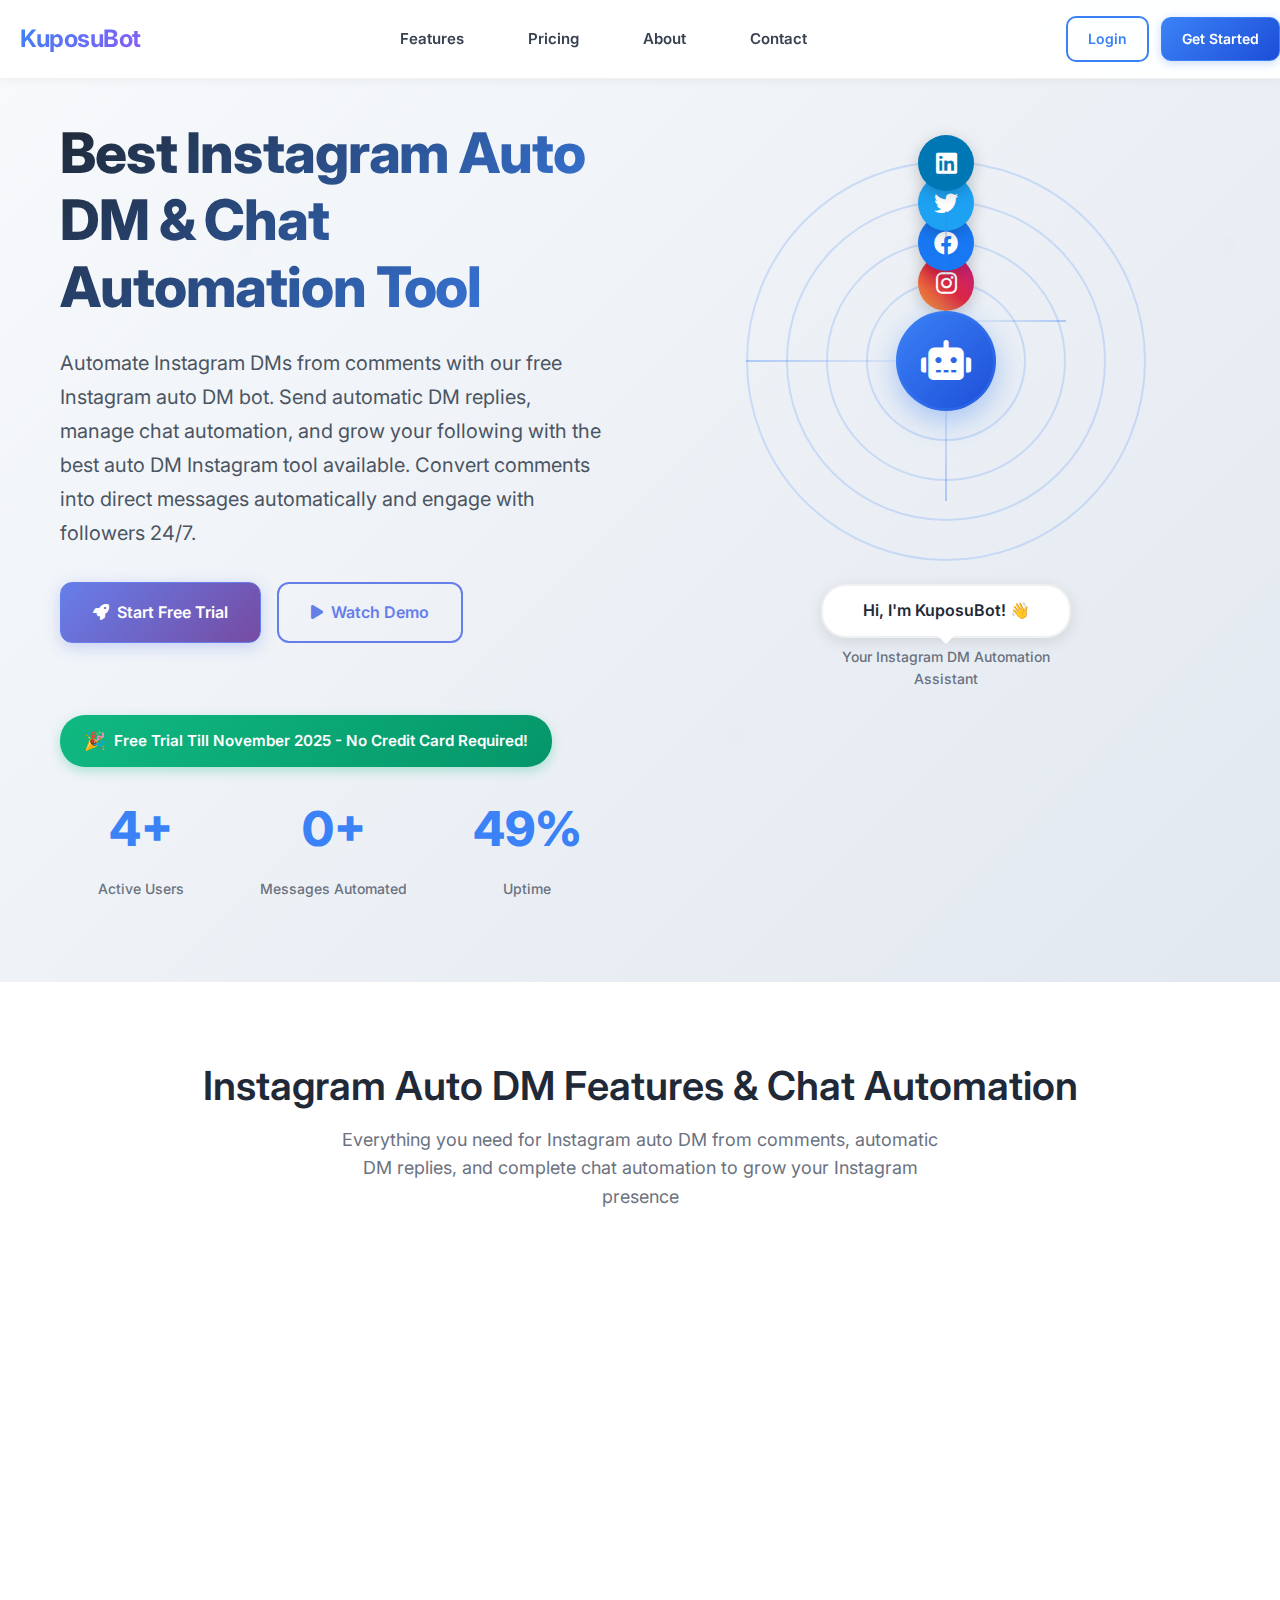
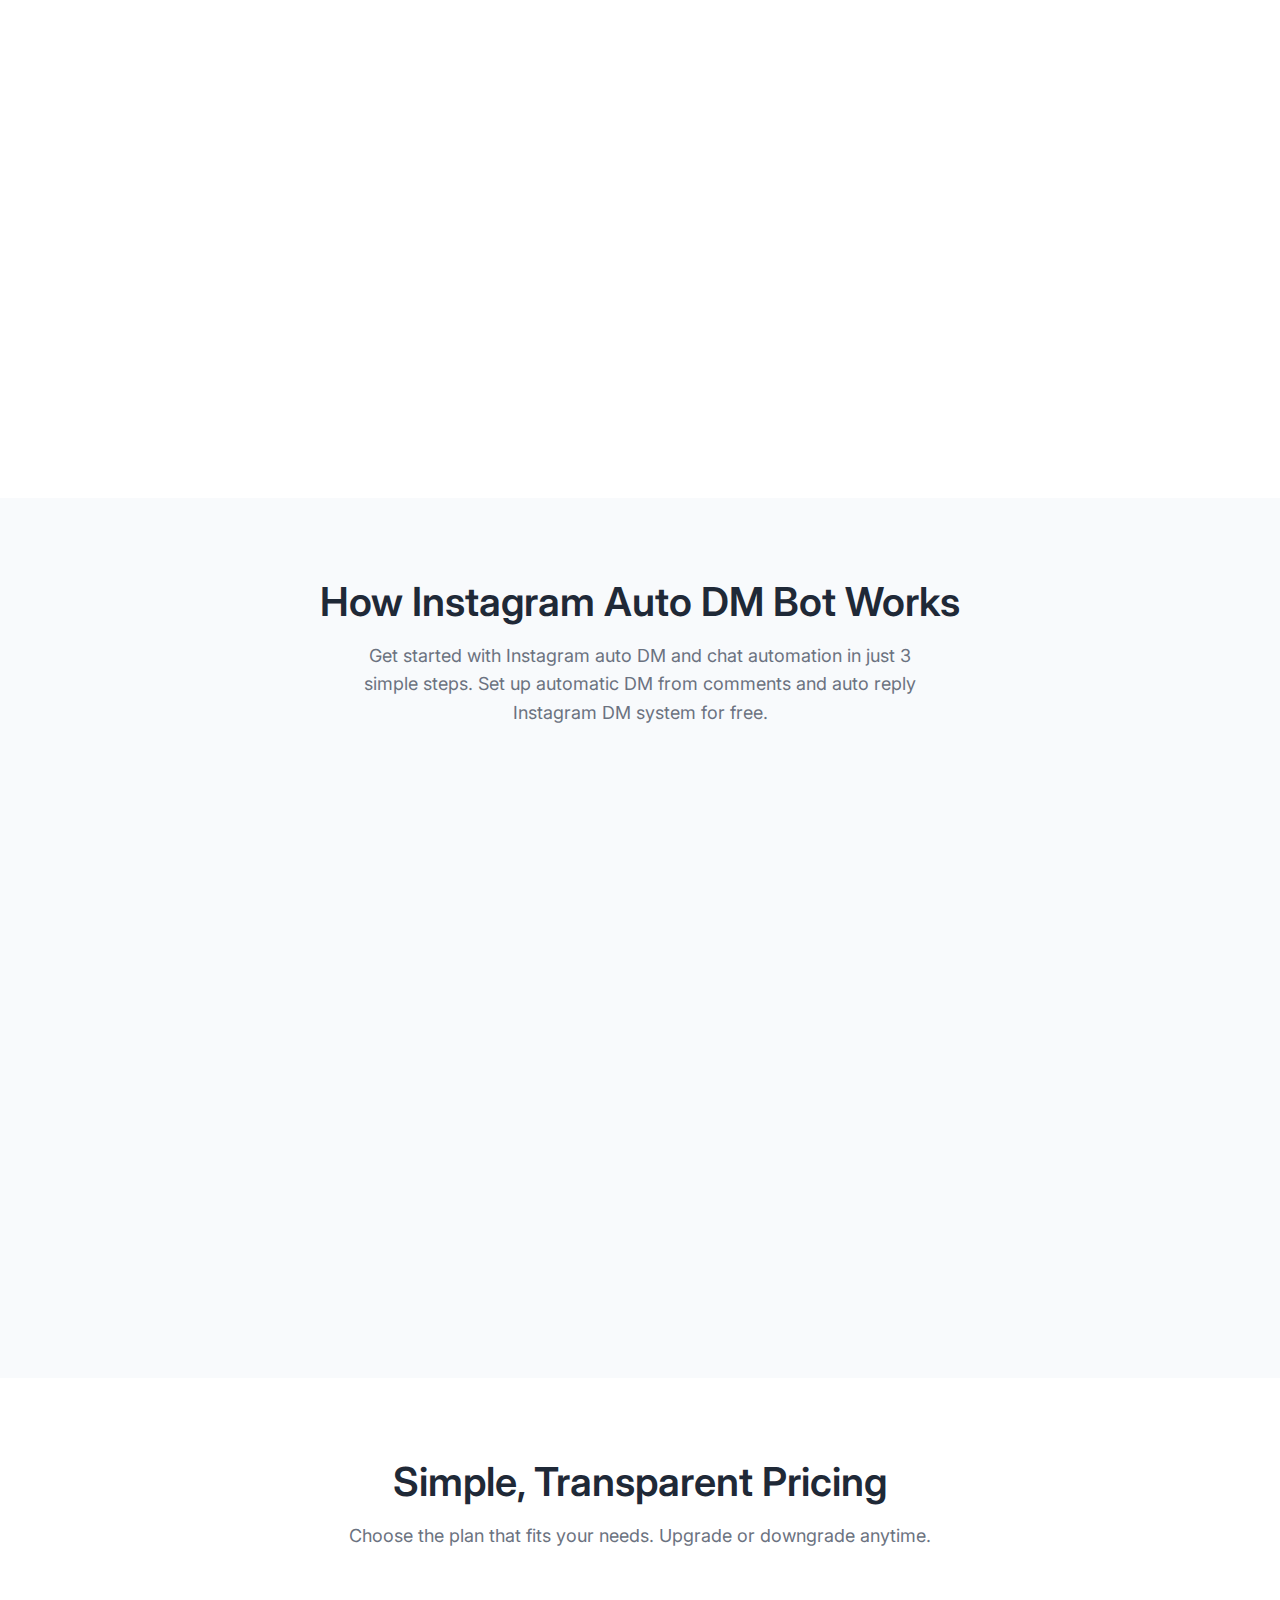
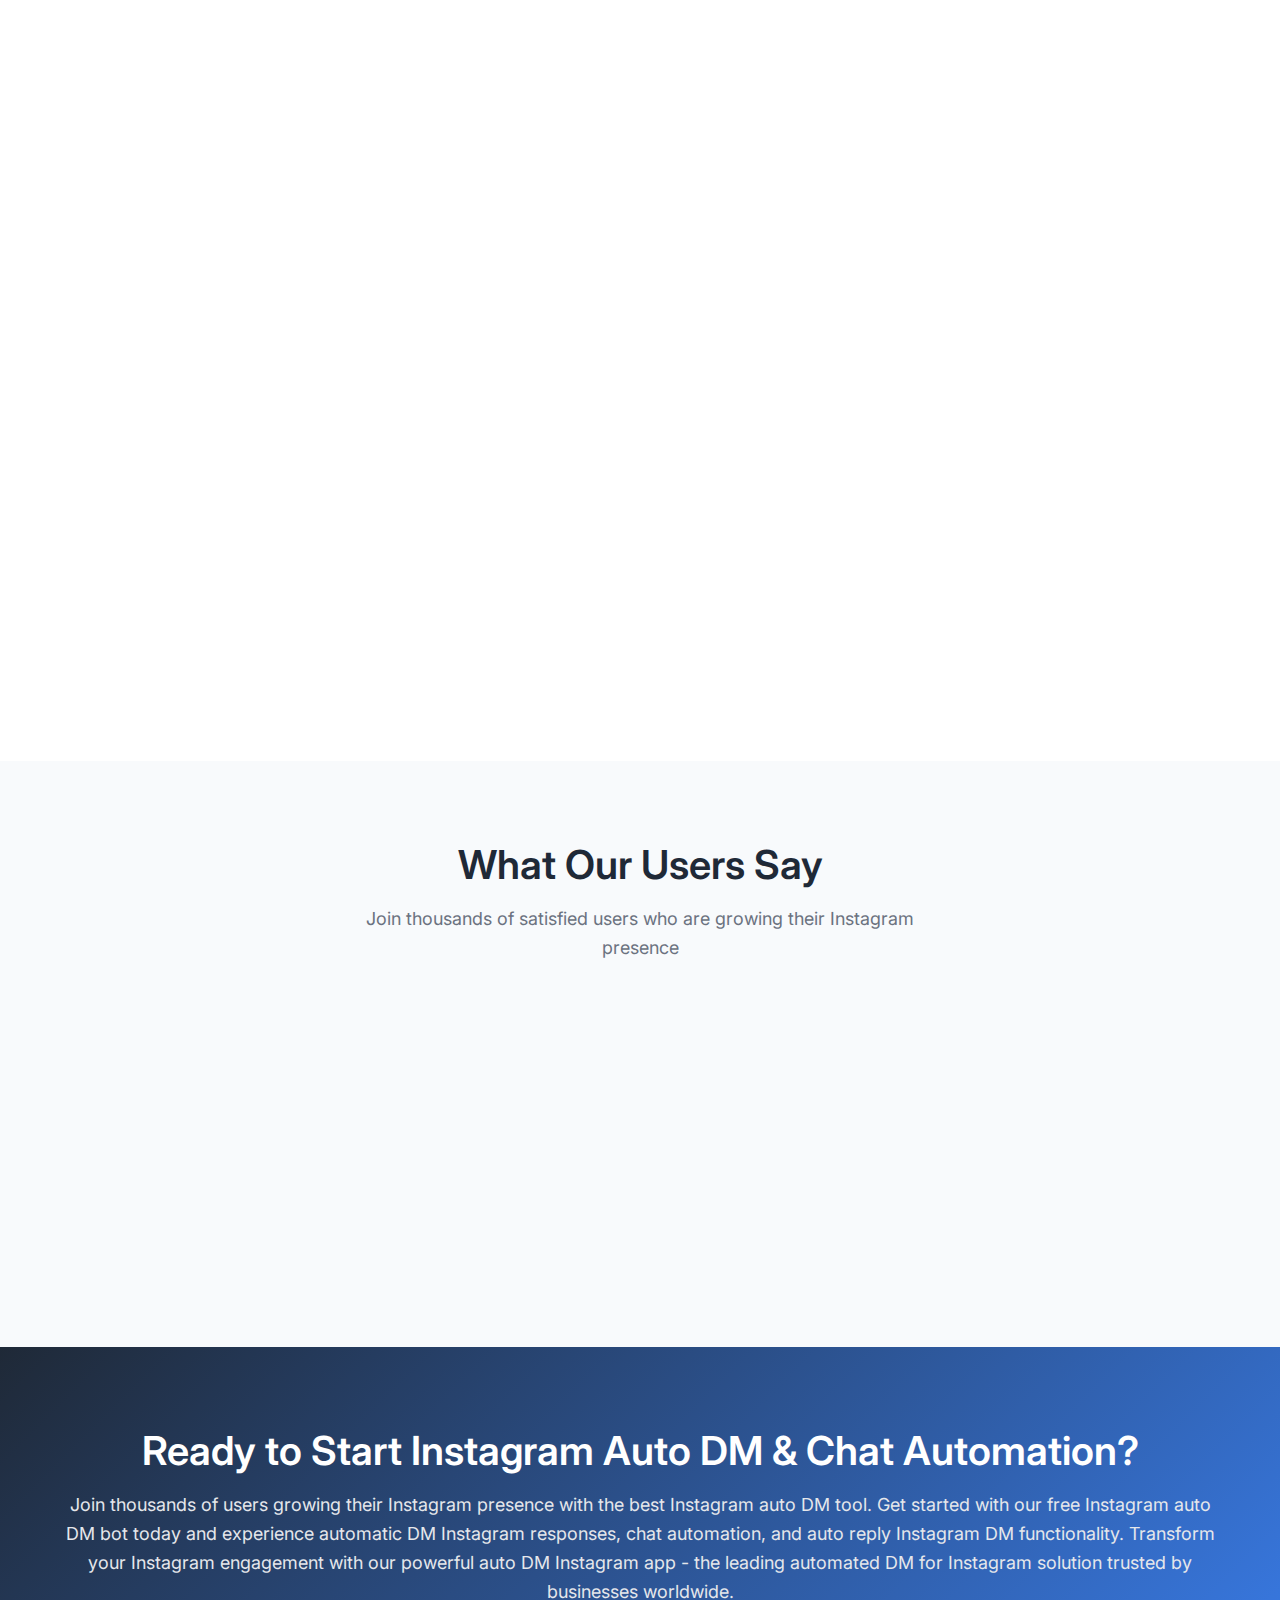
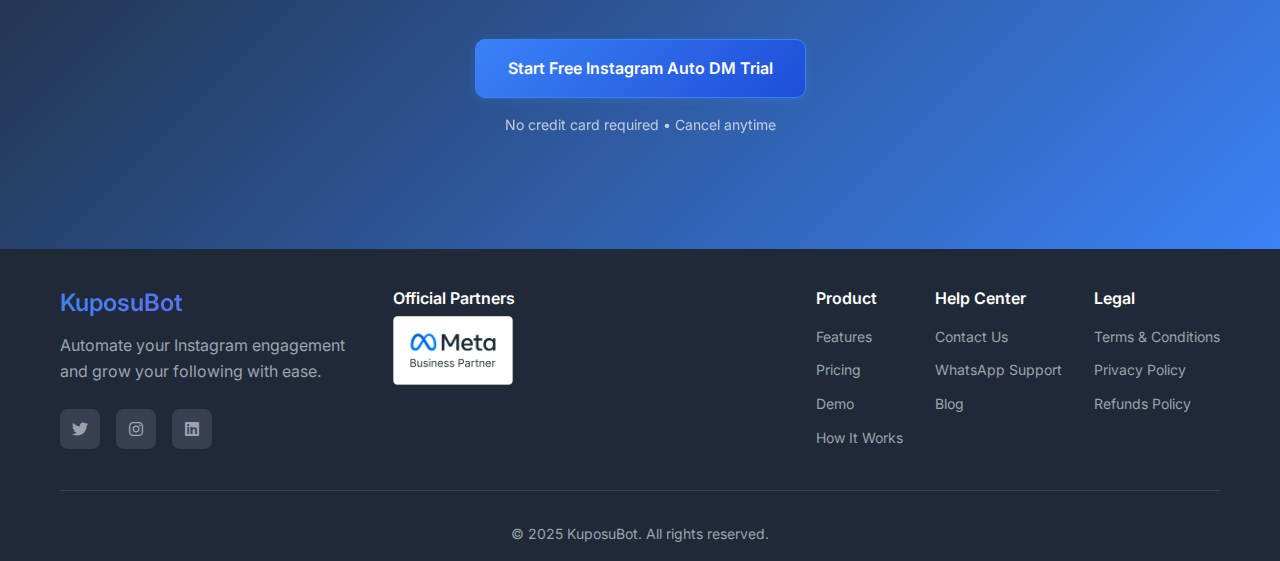
<file: index.html>
<!DOCTYPE html>
<html lang="en">
<head>
    <meta charset="UTF-8">
    <meta name="viewport" content="width=device-width, initial-scale=1.0">
    
    <!-- Primary Meta Tags -->
    <title>KuposuBot - Instagram Auto DM & Chat Automation Tool - Grow Your Following Automatically</title>
    <meta name="title" content="KuposuBot - Instagram Auto DM & Chat Automation Tool - Grow Your Following Automatically">
    <meta name="description" content="Instagram auto DM tool for automated comment to DM responses. Free Instagram auto DM bot with chat automation, auto reply, and follower engagement. Best auto DM Instagram app available.">
    <meta name="keywords" content="instagram auto dm, instagram auto dm from comment, instagram auto dm free, instagram auto dm bot, instagram auto dm tool, instagram auto dm reply, auto dm instagram, automatic dm instagram, chat automation, instagram dm automation, best instagram auto dm, auto dm bot for instagram">
    <meta name="author" content="KuposuBot">
    <meta name="robots" content="index, follow">
    <meta name="language" content="English">
    <meta name="revisit-after" content="7 days">
    
    <!-- Open Graph / Facebook -->
    <meta property="og:type" content="website">
    <meta property="og:url" content="https://kuposu.co/">
    <meta property="og:title" content="KuposuBot - Best Instagram Auto DM & Chat Automation Tool">
    <meta property="og:description" content="Free Instagram auto DM bot for automated comment to DM responses. Best auto DM Instagram tool with chat automation and automatic DM reply features.">
    <meta property="og:image" content="https://kuposu.co/images/kuposubot-og-image.jpg">
    <meta property="og:image:width" content="1200">
    <meta property="og:image:height" content="630">
    <meta property="og:site_name" content="KuposuBot">
    <meta property="og:locale" content="en_US">
    
    <!-- Twitter -->
    <meta property="twitter:card" content="summary_large_image">
    <meta property="twitter:url" content="https://kuposu.co/">
    <meta property="twitter:title" content="KuposuBot - Best Instagram Auto DM & Chat Automation Tool">
    <meta property="twitter:description" content="Free Instagram auto DM bot for automated comment to DM responses. Best auto DM Instagram tool with chat automation features.">
    <meta property="twitter:image" content="https://kuposu.co/images/kuposubot-twitter-image.jpg">
    <meta property="twitter:creator" content="@KuposuBot">
    <meta property="twitter:site" content="@KuposuBot">
    
    <!-- Canonical URL -->
    <link rel="canonical" href="https://kuposu.co/">
    
    <!-- Favicon -->
    <link rel="icon" type="image/x-icon" href="/favicon.ico">
    <link rel="apple-touch-icon" sizes="180x180" href="/apple-touch-icon.png">
    <link rel="icon" type="image/png" sizes="32x32" href="/favicon-32x32.png">
    <link rel="icon" type="image/png" sizes="16x16" href="/favicon-16x16.png">
    <link rel="manifest" href="/site.webmanifest">
    
    <!-- Theme Color -->
    <meta name="theme-color" content="#3b82f6">
    <meta name="msapplication-TileColor" content="#3b82f6">
    
    <!-- Preconnect for performance -->
    <link rel="preconnect" href="https://fonts.googleapis.com">
    <link rel="preconnect" href="https://fonts.gstatic.com" crossorigin>
    <link rel="preconnect" href="https://cdnjs.cloudflare.com">
    
    <!-- DNS Prefetch -->
    <link rel="dns-prefetch" href="//fonts.googleapis.com">
    <link rel="dns-prefetch" href="//cdnjs.cloudflare.com">
    
    <!-- Stylesheets -->
    <link rel="stylesheet" href="styles.css">
    <link href="https://fonts.googleapis.com/css2?family=Inter:wght@300;400;500;600;700&display=swap" rel="stylesheet">
    <link rel="stylesheet" href="https://cdnjs.cloudflare.com/ajax/libs/font-awesome/6.0.0/css/all.min.css">
    
    <!-- Calendly widget styles -->
    <link href="https://assets.calendly.com/assets/external/widget.css" rel="stylesheet">
    
    
    <!-- Structured Data -->
    <script type="application/ld+json">
    {
        "@context": "https://schema.org",
        "@type": "SoftwareApplication",
        "name": "KuposuBot",
        "description": "Instagram automation platform for automated engagement, comment replies, and follower growth",
        "url": "https://kuposu.co",
        "logo": "https://kuposu.co/images/kuposubot-logo.png",
        "screenshot": "https://kuposu.co/images/kuposubot-screenshot.jpg",
        "applicationCategory": "BusinessApplication",
        "operatingSystem": "Web Browser",
        "offers": [
            {
                "@type": "Offer",
                "name": "Free Plan",
                "price": "0",
                "priceCurrency": "INR",
                "description": "100 automated messages per month with basic features"
            },
            {
                "@type": "Offer",
                "name": "Annual Pro",
                "price": "4999",
                "priceCurrency": "INR",
                "description": "Unlimited automated messages with advanced features",
                "priceSpecification": {
                    "@type": "UnitPriceSpecification",
                    "price": "4999",
                    "priceCurrency": "INR",
                    "unitText": "YEAR"
                }
            }
        ],
        "creator": {
            "@type": "Organization",
            "name": "KuposuBot",
            "url": "https://kuposu.co"
        },
        "featureList": [
            "Create Automation with Draft Saving",
            "Monitor Me Dashboard with Sentiment Analysis", 
            "Post Link Tracking Reports",
            "Advanced Analytics with All Time Access",
            "Contact Management with Unlimited Storage",
            "Posts Management with 4-Column Grid View",
            "Usage Tracking with Monthly Limits",
            "Instagram Account Integration"
        ]
    }
    </script>
    
    <script type="application/ld+json">
    {
        "@context": "https://schema.org",
        "@type": "Organization",
        "name": "KuposuBot",
        "url": "https://kuposu.co",
        "logo": "https://kuposu.co/images/kuposubot-logo.png",
        "description": "Instagram automation platform for businesses and creators",
        "contactPoint": {
            "@type": "ContactPoint",
            "telephone": "+91-95355-77330",
            "contactType": "Customer Service",
            "email": "support@kuposu.co",
            "availableLanguage": ["English", "Hindi"]
        },
        "sameAs": [
            "https://twitter.com/KuposuBot",
            "https://instagram.com/KuposuBot",
            "https://linkedin.com/company/kuposubot"
        ],
        "address": {
            "@type": "PostalAddress",
            "addressCountry": "IN",
            "addressLocality": "Bengaluru"
        }
    }
    </script>
    
    <script type="application/ld+json">
    {
        "@context": "https://schema.org",
        "@type": "WebSite",
        "name": "KuposuBot",
        "url": "https://kuposu.co",
        "description": "Instagram automation platform for automated engagement and follower growth",
        "publisher": {
            "@type": "Organization",
            "name": "KuposuBot"
        },
        "potentialAction": {
            "@type": "SearchAction",
            "target": "https://kuposu.co/search?q={search_term_string}",
            "query-input": "required name=search_term_string"
        }
    }
    </script>
</head>
<body>
    <!-- Header -->
    <header class="header">
        <nav class="nav">
            <div class="nav-container">
                <div class="nav-brand">
                    <a href="index.html"><h2>KuposuBot</h2></a>
                </div>
                <ul class="nav-menu">
                    <li><a href="#features">Features</a></li>
                    <li><a href="#pricing">Pricing</a></li>
                    <li><a href="#about">About</a></li>
                    <li><a href="#contact">Contact</a></li>
                </ul>
                <div class="nav-actions">
                    <a href="#login" class="btn btn-outline">Login</a>
                    <a href="#signup" class="btn btn-primary">Get Started</a>
                </div>
                <div class="hamburger">
                    <span></span>
                    <span></span>
                    <span></span>
                </div>
            </div>
        </nav>
    </header>

    <!-- Hero Section -->
    <main>
        <section class="hero" aria-label="Main hero section">
            <div class="container">
                <div class="hero-content">
                    <div class="hero-text">
                        <h1>Best Instagram Auto DM & Chat Automation Tool</h1>
                        <p>Automate Instagram DMs from comments with our free Instagram auto DM bot. Send automatic DM replies, manage chat automation, and grow your following with the best auto DM Instagram tool available. Convert comments into direct messages automatically and engage with followers 24/7.</p>
                    <div class="hero-actions">
                        <a href="#signup" class="btn btn-primary btn-large modern-btn" aria-label="Start free trial of KuposuBot Instagram automation">
                            <i class="fas fa-rocket"></i>
                            Start Free Trial
                        </a>
                        <a href="#demo" class="btn btn-outline btn-large modern-btn" aria-label="Watch KuposuBot demo video">
                            <i class="fas fa-play"></i>
                            Watch Demo
                        </a>
                    </div>
                    <div class="free-trial-banner">
                        <span class="trial-icon">🎉</span>
                        <span class="trial-text">Free Trial Till November 2025 - No Credit Card Required!</span>
                    </div>
                    <div class="hero-stats">
                        <div class="stat">
                            <span class="stat-number">10K+</span>
                            <span class="stat-label">Active Users</span>
                        </div>
                        <div class="stat">
                            <span class="stat-number">1M+</span>
                            <span class="stat-label">Messages Automated</span>
                        </div>
                        <div class="stat">
                            <span class="stat-number">99%</span>
                            <span class="stat-label">Uptime</span>
                        </div>
                    </div>
                </div>
                <div class="hero-image">
                    <div class="automation-visual">
                        <div class="orbit-container">
                            <!-- Center AI Hub -->
                            <div class="ai-center">
                                <div class="ai-icon">
                                    <i class="fas fa-robot"></i>
                                </div>
                                <div class="ai-pulse"></div>
                            </div>
                            
                            <!-- Social Platform Icons -->
                            <div class="platform-orbit orbit-1">
                                <div class="platform-icon instagram">
                                    <i class="fab fa-instagram"></i>
                                </div>
                            </div>
                            
                            <div class="platform-orbit orbit-2">
                                <div class="platform-icon facebook">
                                    <i class="fab fa-facebook"></i>
                                </div>
                            </div>
                            
                            <div class="platform-orbit orbit-3">
                                <div class="platform-icon twitter">
                                    <i class="fab fa-twitter"></i>
                                </div>
                            </div>
                            
                            <div class="platform-orbit orbit-4">
                                <div class="platform-icon linkedin">
                                    <i class="fab fa-linkedin"></i>
                                </div>
                            </div>
                            
                            <!-- Connection Lines -->
                            <div class="connection-line line-1"></div>
                            <div class="connection-line line-2"></div>
                            <div class="connection-line line-3"></div>
                            <div class="connection-line line-4"></div>
                        </div>
                        
                        <!-- Greeting Message -->
                        <div class="ai-greeting">
                            <div class="greeting-bubble">
                                Hi, I'm KuposuBot! 👋
                            </div>
                            <div class="greeting-subtext">
                                Your Instagram DM Automation Assistant
                            </div>
                        </div>
                    </div>
                </div>
            </div>
        </div>
    </section>

        <!-- Features Section -->
        <section class="features" id="features" aria-label="Instagram automation features">
            <div class="container">
                <div class="section-header">
                    <h2>Instagram Auto DM Features & Chat Automation</h2>
                    <p>Everything you need for Instagram auto DM from comments, automatic DM replies, and complete chat automation to grow your Instagram presence</p>
                </div>
            <div class="features-grid">
                <div class="feature-card">
                    <div class="feature-icon">
                        <i class="fas fa-robot"></i>
                    </div>
                    <h3>Auto DM from Comments</h3>
                    <p>Create Instagram auto DM triggers with unlimited automations, keyword matching, and mobile preview.</p>
                </div>
                <div class="feature-card">
                    <div class="feature-icon">
                        <i class="fas fa-eye"></i>
                    </div>
                    <h3>Monitor Me Dashboard</h3>
                    <p>Real-time comment monitoring with sentiment analysis, user intelligence, and risk assessment.</p>
                </div>
                <div class="feature-card">
                    <div class="feature-icon">
                        <i class="fas fa-chart-line"></i>
                    </div>
                    <h3>Reports & Analytics</h3>
                    <p>Post link tracking, usage analytics, and All Time data access for Pro users.</p>
                </div>
                <div class="feature-card">
                    <div class="feature-icon">
                        <i class="fas fa-users"></i>
                    </div>
                    <h3>Contact Management</h3>
                    <p>Unlimited contact storage with follow status tracking and advanced filtering.</p>
                </div>
                <div class="feature-card">
                    <div class="feature-icon">
                        <i class="fab fa-instagram"></i>
                    </div>
                    <h3>Posts Management</h3>
                    <p>4-column grid view, automation status tracking, and post performance metrics.</p>
                </div>
                <div class="feature-card">
                    <div class="feature-icon">
                        <i class="fas fa-tachometer-alt"></i>
                    </div>
                    <h3>Usage Tracking</h3>
                    <p>Monitor DM and contact limits with monthly reset tracking and upgrade prompts.</p>
                </div>
                <div class="feature-card">
                    <div class="feature-icon">
                        <i class="fas fa-comments"></i>
                    </div>
                    <h3>Live Chat Interface</h3>
                    <p>Manage Instagram conversations with search, filtering, and real-time messaging.</p>
                </div>
                <div class="feature-card">
                    <div class="feature-icon">
                        <i class="fas fa-gift"></i>
                    </div>
                    <h3>Refer & Earn Program</h3>
                    <p>Earn 30% commission for 6 months with comprehensive referral tracking dashboard.</p>
                </div>
            </div>
        </div>
    </section>

        <!-- How It Works -->
        <section class="how-it-works" aria-label="How Instagram automation works">
            <div class="container">
                <div class="section-header">
                    <h2>How Instagram Auto DM Bot Works</h2>
                    <p>Get started with Instagram auto DM and chat automation in just 3 simple steps. Set up automatic DM from comments and auto reply Instagram DM system for free.</p>
                </div>
            <div class="steps">
                <div class="step">
                    <div class="step-number">1</div>
                    <div class="step-content">
                        <h3>Connect Your Instagram Auto DM Account</h3>
                        <p>Securely connect your Instagram account to enable Instagram auto DM functionality using official Meta APIs. Set up your free Instagram auto DM bot connection with complete security - your credentials are never stored. Our Instagram auto DM tool integrates seamlessly with Instagram's official systems to ensure your account remains safe while enabling automatic DM Instagram responses.</p>
                    </div>
                </div>
                <div class="step">
                    <div class="step-number">2</div>
                    <div class="step-content">
                        <h3>Create Auto DM Instagram Automations</h3>
                        <p>Set up Instagram auto DM from comment triggers and automatic DM message responses with our intuitive interface. Configure chat automation rules for Instagram auto DM reply systems, create auto DM Instagram campaigns for new followers, and build comprehensive automatic DM Instagram workflows. Our auto DM bot for Instagram supports unlimited automation scenarios including Instagram auto dm link sharing, Instagram automatic comment DM responses, and intelligent auto reply Instagram DM conversations.</p>
                    </div>
                </div>
                <div class="step">
                    <div class="step-number">3</div>
                    <div class="step-content">
                        <h3>Watch Your Instagram Auto DM System Work</h3>
                        <p>Sit back and watch as your Instagram auto DM bot automatically engages with your audience through intelligent chat automation. Monitor automatic DM Instagram responses, track auto DM Instagram performance, and see your following grow with automated dm for Instagram interactions. Our best Instagram auto DM system works 24/7 to send auto DM Instagram messages, manage Instagram dm auto reply sequences, and convert comments into valuable direct message conversations through seamless automatic dm Instagram technology.</p>
                    </div>
                </div>
            </div>
        </div>
    </section>

        <!-- Pricing Section -->
        <section class="pricing" id="pricing" aria-label="KuposuBot pricing plans">
            <div class="container">
                <div class="section-header">
                    <h2>Simple, Transparent Pricing</h2>
                    <p>Choose the plan that fits your needs. Upgrade or downgrade anytime.</p>
                </div>
            <div class="pricing-cards">
                <div class="pricing-card">
                    <div class="pricing-header">
                        <h3>Free</h3>
                        <div class="price">
                            <span class="currency">₹</span>
                            <span class="amount">0</span>
                            <span class="period">/month</span>
                        </div>
                        <div class="free-trial-note">Extended till November 2025</div>
                    </div>
                    <ul class="pricing-features">
                        <li><i class="fas fa-check"></i> 1,000 DMs/month</li>
                        <li><i class="fas fa-check"></i> 1,000 contacts storage</li>
                        <li><i class="fas fa-check"></i> Basic automation creation</li>
                        <li><i class="fas fa-check"></i> Limited time filters (Today, Week, Month)</li>
                        <li><i class="fas fa-check"></i> Basic sentiment monitoring</li>
                        <li><i class="fas fa-check"></i> Email support</li>
                    </ul>
                    <a href="#signup" class="btn btn-outline btn-full">Get Started</a>
                </div>
                <div class="pricing-card pricing-featured">
                    <div class="pricing-badge">Most Popular</div>
                    <div class="pricing-header">
                        <h3>Annual Pro</h3>
                        <div class="price">
                            <span class="currency">₹</span>
                            <span class="amount">4,999</span>
                            <span class="period">/year</span>
                        </div>
                        <div class="price-note">₹416/month • Save ₹989</div>
                    </div>
                    <ul class="pricing-features">
                        <li><i class="fas fa-check"></i> Unlimited DMs & contacts</li>
                        <li><i class="fas fa-check"></i> All Time data access</li>
                        <li><i class="fas fa-check"></i> Advanced sentiment analysis</li>
                        <li><i class="fas fa-check"></i> Post link tracking reports</li>
                        <li><i class="fas fa-check"></i> User intelligence & risk assessment</li>
                        <li><i class="fas fa-check"></i> Draft saving & advanced automation</li>
                        <li><i class="fas fa-check"></i> Priority support & live chat</li>
                        <li><i class="fas fa-check"></i> Multiple Instagram accounts</li>
                    </ul>
                    <a href="#signup" class="btn btn-primary btn-full">Start Free Trial</a>
                </div>
                <div class="pricing-card">
                    <div class="pricing-header">
                        <h3>Monthly Pro</h3>
                        <div class="price">
                            <span class="currency">₹</span>
                            <span class="amount">499</span>
                            <span class="period">/month</span>
                        </div>
                    </div>
                    <ul class="pricing-features">
                        <li><i class="fas fa-check"></i> Unlimited DMs & contacts</li>
                        <li><i class="fas fa-check"></i> All Time data access</li>
                        <li><i class="fas fa-check"></i> Advanced sentiment analysis</li>
                        <li><i class="fas fa-check"></i> Post link tracking reports</li>
                        <li><i class="fas fa-check"></i> User intelligence & risk assessment</li>
                        <li><i class="fas fa-check"></i> Draft saving & advanced automation</li>
                        <li><i class="fas fa-check"></i> Priority support & live chat</li>
                        <li><i class="fas fa-check"></i> Multiple Instagram accounts</li>
                    </ul>
                    <a href="#signup" class="btn btn-outline btn-full">Get Started</a>
                </div>
            </div>
        </div>
    </section>

        <!-- Testimonials -->
        <section class="testimonials" aria-label="Customer testimonials">
            <div class="container">
                <div class="section-header">
                    <h2>What Our Users Say</h2>
                    <p>Join thousands of satisfied users who are growing their Instagram presence</p>
                </div>
            <div class="testimonials-grid">
                <div class="testimonial-card">
                    <div class="testimonial-content">
                        <p>"KuposuBot has transformed my Instagram engagement. I'm now responding to comments 24/7 without lifting a finger!"</p>
                    </div>
                    <div class="testimonial-author">
                        <div class="author-avatar">SJ</div>
                        <div class="author-info">
                            <div class="author-name">Sarah Johnson</div>
                            <div class="author-title">Fashion Blogger</div>
                        </div>
                    </div>
                </div>
                <div class="testimonial-card">
                    <div class="testimonial-content">
                        <p>"The automation features are incredible. My follower engagement has increased by 300% since using KuposuBot."</p>
                    </div>
                    <div class="testimonial-author">
                        <div class="author-avatar">MD</div>
                        <div class="author-info">
                            <div class="author-name">Mike Design</div>
                            <div class="author-title">Digital Marketer</div>
                        </div>
                    </div>
                </div>
                <div class="testimonial-card">
                    <div class="testimonial-content">
                        <p>"Easy to set up, powerful features, and excellent support. KuposuBot is a game-changer for Instagram marketing."</p>
                    </div>
                    <div class="testimonial-author">
                        <div class="author-avatar">EC</div>
                        <div class="author-info">
                            <div class="author-name">Emma Creative</div>
                            <div class="author-title">Content Creator</div>
                        </div>
                    </div>
                </div>
            </div>
        </div>
    </section>

        <!-- CTA Section -->
        <section class="cta" aria-label="Call to action">
            <div class="container">
                <div class="cta-content">
                    <h2>Ready to Start Instagram Auto DM & Chat Automation?</h2>
                    <p>Join thousands of users growing their Instagram presence with the best Instagram auto DM tool. Get started with our free Instagram auto DM bot today and experience automatic DM Instagram responses, chat automation, and auto reply Instagram DM functionality. Transform your Instagram engagement with our powerful auto DM Instagram app - the leading automated DM for Instagram solution trusted by businesses worldwide.</p>
                    <a href="#signup" class="btn btn-primary btn-large">Start Free Instagram Auto DM Trial</a>
                    <p class="cta-note">No credit card required • Cancel anytime</p>
                </div>
            </div>
        </section>
    </main>

    <!-- Footer -->
    <footer class="footer">
        <div class="container">
            <div class="footer-content">
                <div class="footer-brand">
                    <div class="brand-section">
                        <h3>KuposuBot</h3>
                        <p>Automate your Instagram engagement<br>and grow your following with ease.</p>
                        <div class="social-links">
                            <a href="#"><i class="fab fa-twitter"></i></a>
                            <a href="#"><i class="fab fa-instagram"></i></a>
                            <a href="#"><i class="fab fa-linkedin"></i></a>
                        </div>
                    </div>
                    <div class="partners-section">
                        <h4>Official Partners</h4>
                        <div class="partners-logo">
                            <img src="meta-logo.avif" alt="Meta Business Partner" width="120" height="60">
                        </div>
                    </div>
                </div>
                <div class="footer-links">
                    <div class="footer-column">
                        <h4>Product</h4>
                        <ul>
                            <li><a href="#features">Features</a></li>
                            <li><a href="#pricing">Pricing</a></li>
                            <li><a href="#demo">Demo</a></li>
                            <li><a href="how-it-works/instagram">How It Works</a></li>
                        </ul>
                    </div>
                    <div class="footer-column">
                        <h4>Help Center</h4>
                        <ul>
                            <li><a href="#contact">Contact Us</a></li>
                            <li><a href="https://wa.me/919535577330">WhatsApp Support</a></li>
                            <li><a href="blog.html">Blog</a></li>
                        </ul>
                    </div>
                    <div class="footer-column">
                        <h4>Legal</h4>
                        <ul>
                            <li><a href="terms.html">Terms & Conditions</a></li>
                            <li><a href="privacy.html">Privacy Policy</a></li>
                            <li><a href="refunds.html">Refunds Policy</a></li>
                        </ul>
                    </div>
                </div>
            </div>
            <div class="footer-bottom">
                <p>&copy; 2025 KuposuBot. All rights reserved.</p>
            </div>
        </div>
    </footer>

    <!-- Google Analytics (Replace with your tracking ID) -->
    <!-- 
    <script async src="https://www.googletagmanager.com/gtag/js?id=GA_TRACKING_ID"></script>
    <script>
        window.dataLayer = window.dataLayer || [];
        function gtag(){dataLayer.push(arguments);}
        gtag('js', new Date());
        gtag('config', 'GA_TRACKING_ID');
    </script>
    -->
    
    <!-- Google Search Console Verification (Replace with your meta tag) -->
    <!-- <meta name="google-site-verification" content="your_verification_code"> -->
    
    <!-- Calendly widget script -->
    <script src="https://assets.calendly.com/assets/external/widget.js" type="text/javascript" async></script>
    
    <script src="script.js"></script>
</body>
</html>
</file>
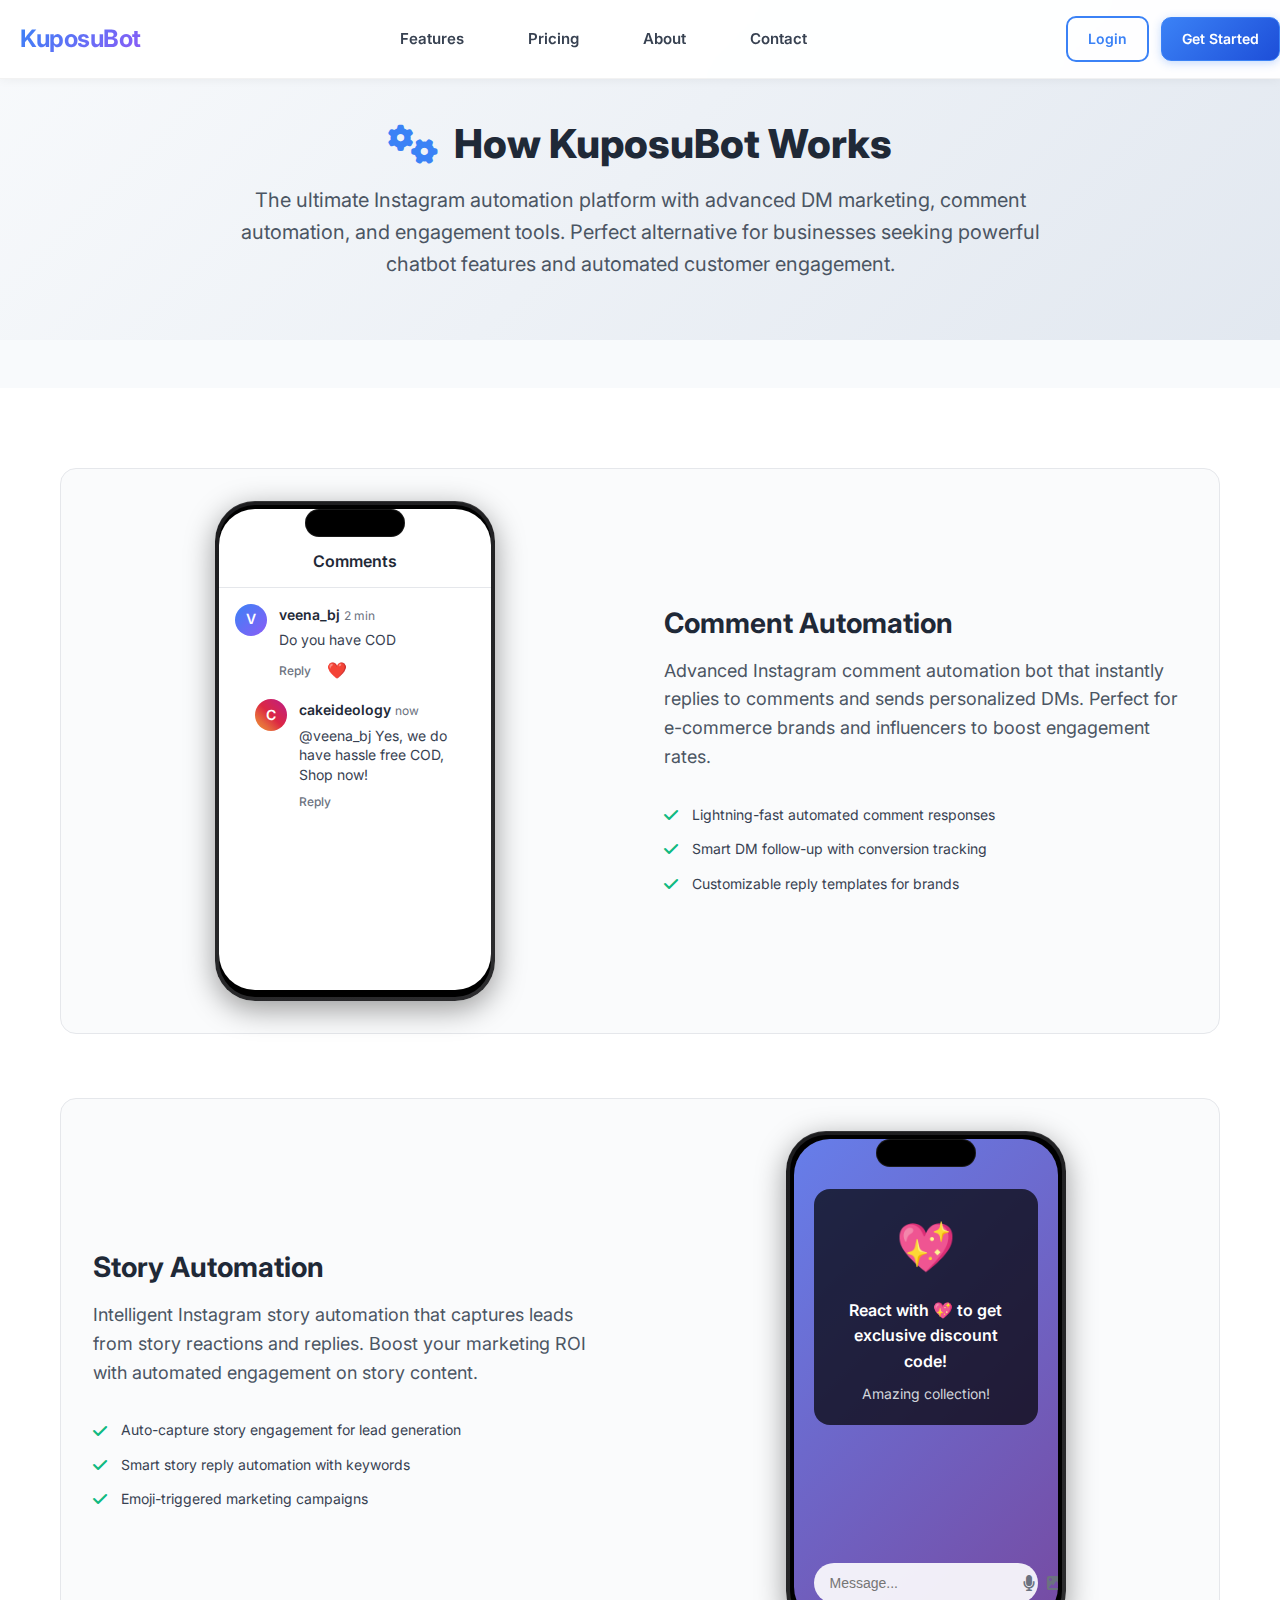
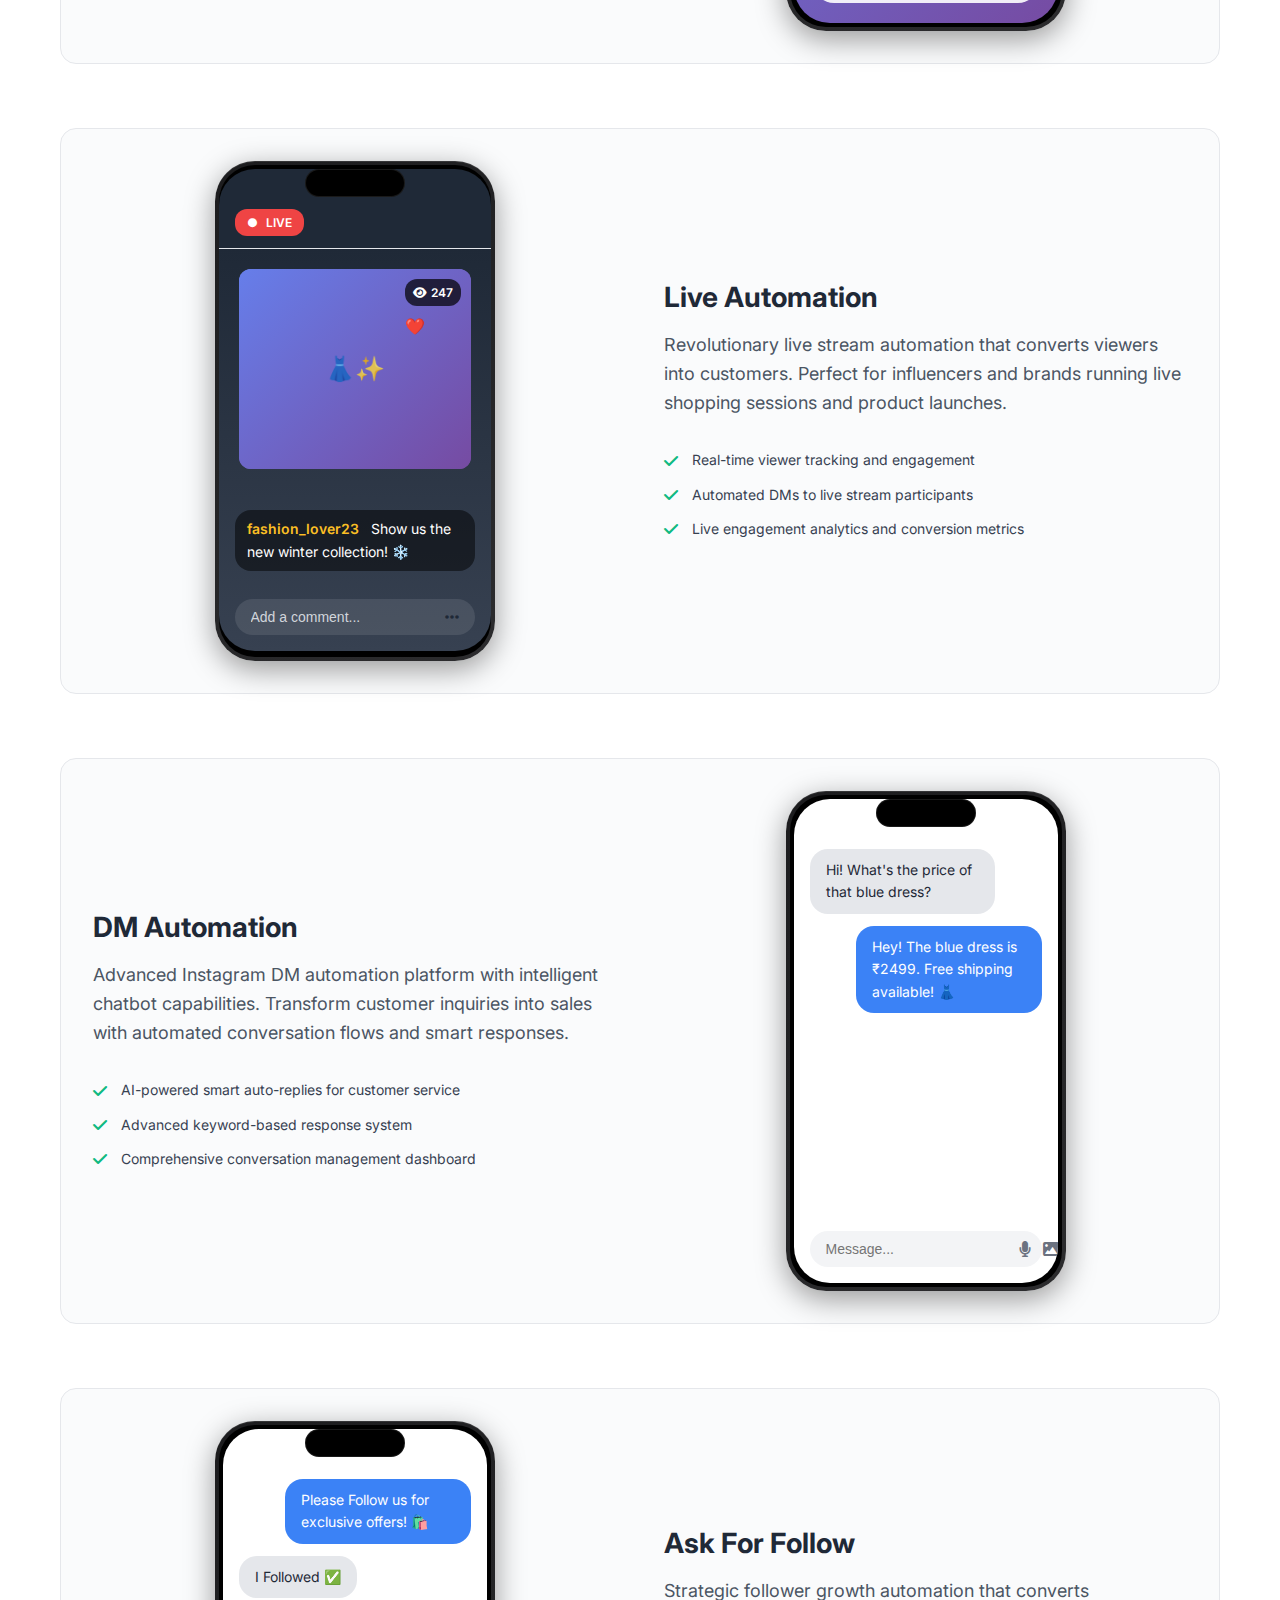
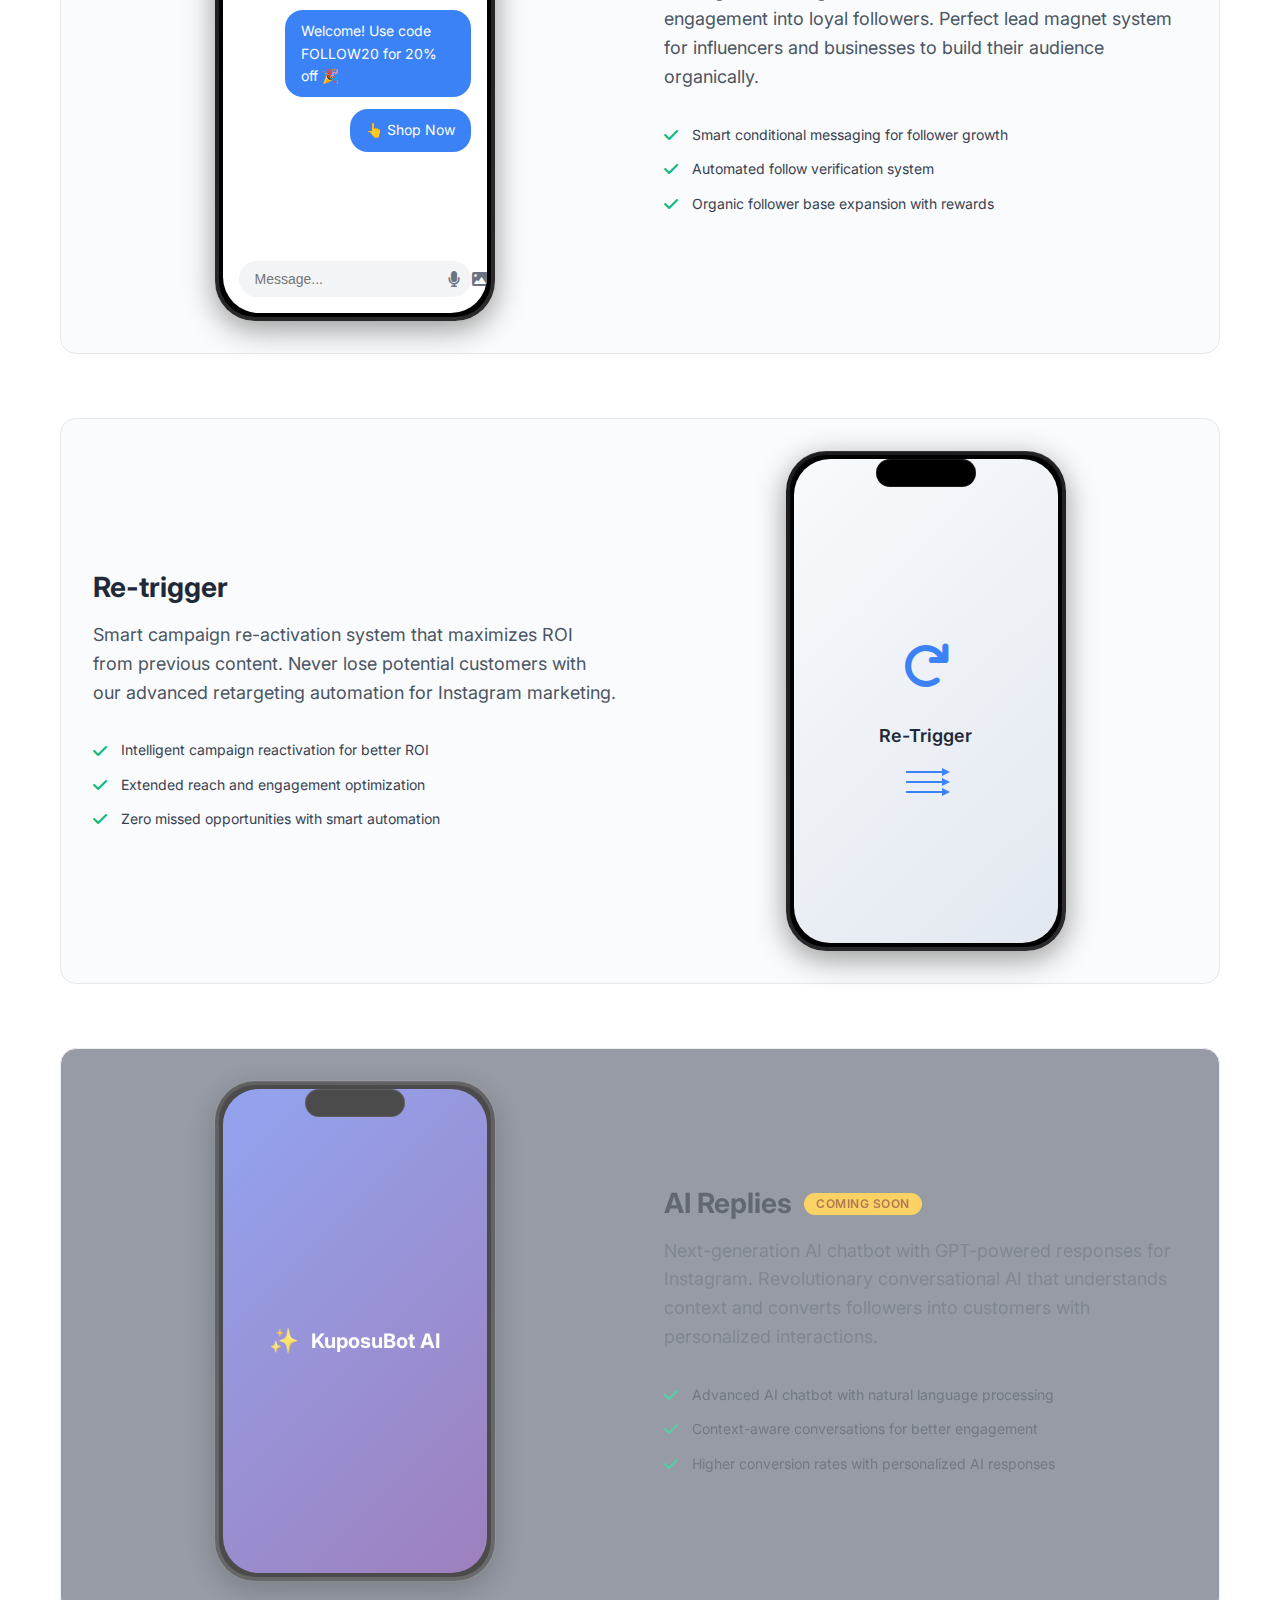
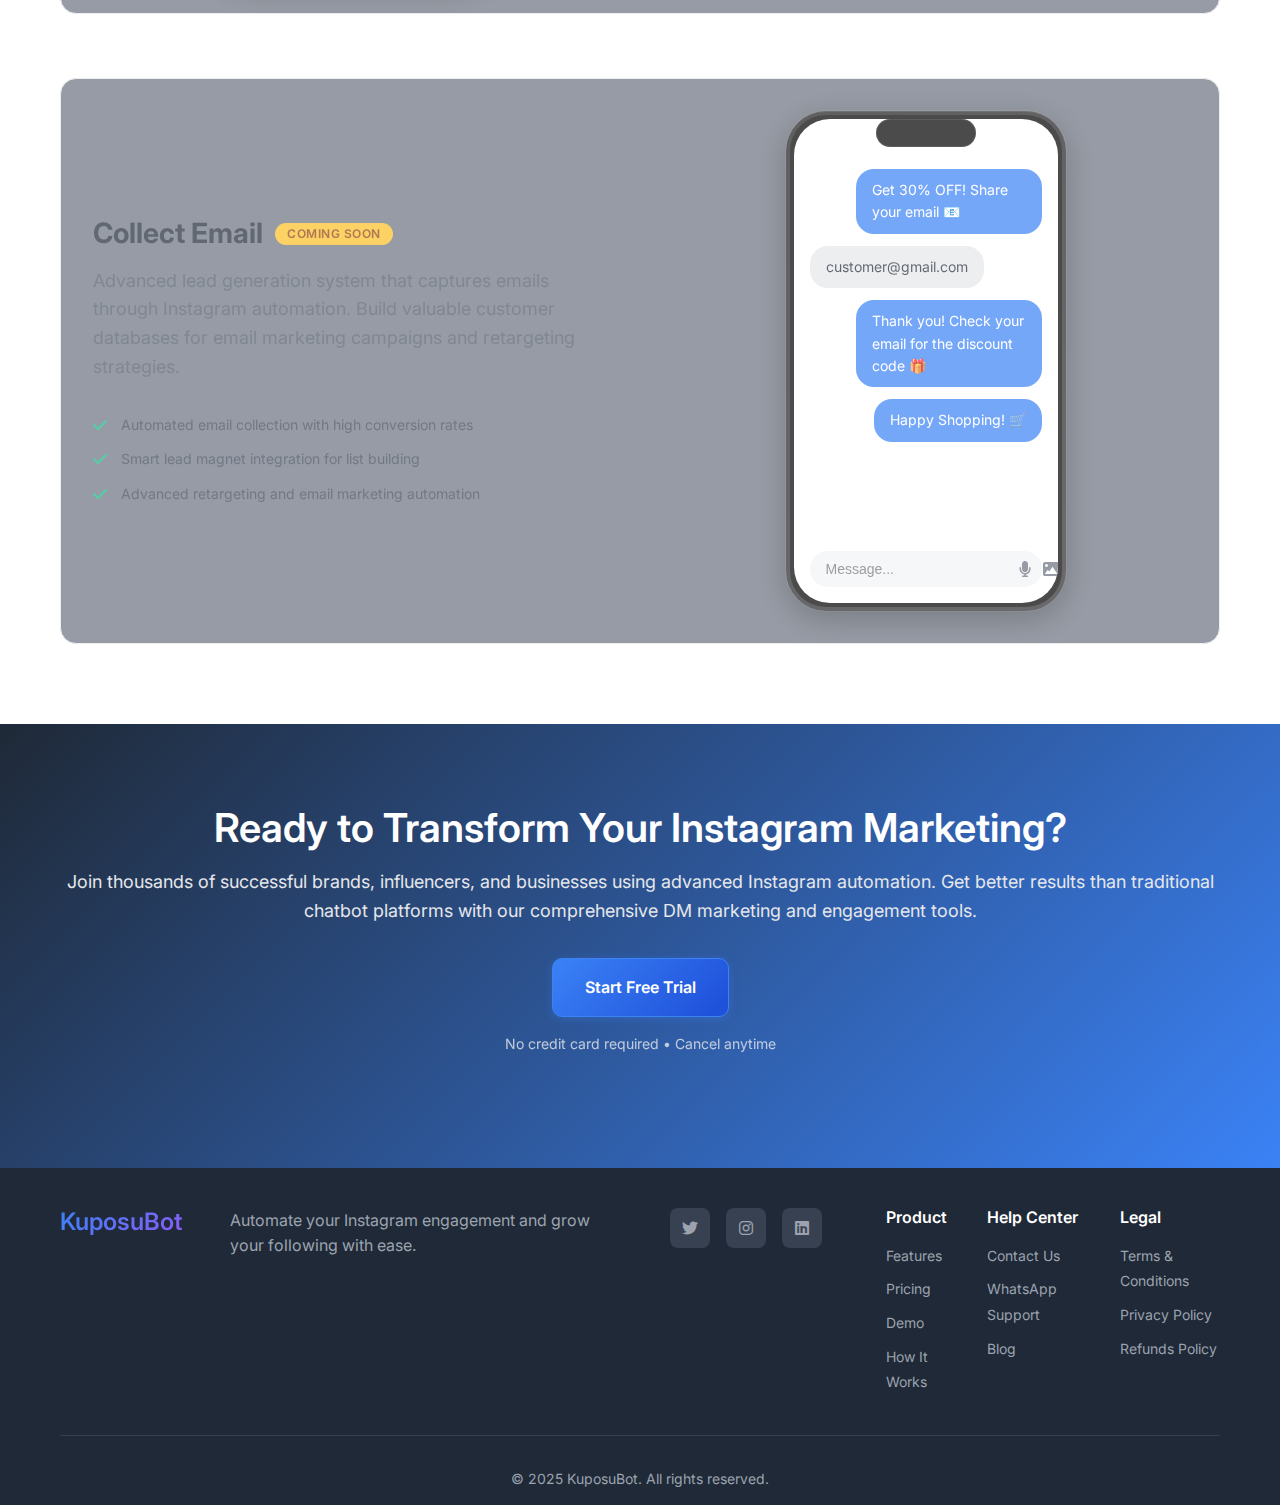
<file: how-it-works/index.html>
<!DOCTYPE html>
<html lang="en">
<head>
    <meta charset="UTF-8">
    <meta name="viewport" content="width=device-width, initial-scale=1.0">
    
    <!-- Primary Meta Tags -->
    <title>How KuposuBot Works - Instagram Automation Bot & DM Marketing Tool</title>
    <meta name="title" content="How KuposuBot Works - Instagram Automation Bot & DM Marketing Tool">
    <meta name="description" content="Discover how KuposuBot's Instagram automation works. Best alternative to ManyChat for Instagram DM automation, comment automation, story replies, live engagement. Perfect for e-commerce brands, influencers, and businesses looking for advanced chatbot features.">
    <meta name="keywords" content="instagram automation bot, dm automation tool, instagram chatbot, comment automation, story automation, live automation, instagram marketing automation, dm marketing, instagram bot alternative, chatbot for instagram, automated messaging, instagram engagement bot, social media automation, influencer marketing tools, e-commerce automation, instagram business tools, auto reply bot, customer engagement automation">
    <meta name="author" content="KuposuBot">
    <meta name="robots" content="index, follow">
    
    <!-- Open Graph / Facebook -->
    <meta property="og:type" content="website">
    <meta property="og:url" content="https://kuposu.co/how-it-works/instagram">
    <meta property="og:title" content="How KuposuBot Works - Instagram Automation Bot & DM Marketing Tool">
    <meta property="og:description" content="Discover the best Instagram automation platform. Advanced DM automation, comment replies, story automation & live engagement tools for businesses and influencers."
    <meta property="og:image" content="https://kuposu.co/images/how-it-works-og.jpg">
    
    <!-- Canonical URL -->
    <link rel="canonical" href="https://kuposu.co/how-it-works/instagram">
    
    <!-- Favicon -->
    <link rel="icon" type="image/x-icon" href="/favicon.ico">
    <link rel="apple-touch-icon" sizes="180x180" href="/apple-touch-icon.png">
    <link rel="icon" type="image/png" sizes="32x32" href="/favicon-32x32.png">
    <link rel="icon" type="image/png" sizes="16x16" href="/favicon-16x16.png">
    <link rel="manifest" href="/site.webmanifest">
    
    <!-- Stylesheets -->
    <link rel="stylesheet" href="../styles.css">
    <link href="https://fonts.googleapis.com/css2?family=Inter:wght@300;400;500;600;700;800&display=swap" rel="stylesheet">
    <link rel="stylesheet" href="https://cdnjs.cloudflare.com/ajax/libs/font-awesome/6.0.0/css/all.min.css">
    
    <!-- Calendly widget styles -->
    <link href="https://assets.calendly.com/assets/external/widget.css" rel="stylesheet">
</head>
<body class="how-it-works">
    <!-- Header -->
    <header class="header">
        <nav class="nav">
            <div class="nav-container">
                <div class="nav-brand">
                    <a href="../index.html"><h2>KuposuBot</h2></a>
                </div>
                <ul class="nav-menu">
                    <li><a href="../index.html#features">Features</a></li>
                    <li><a href="../index.html#pricing">Pricing</a></li>
                    <li><a href="../index.html#about">About</a></li>
                    <li><a href="../index.html#contact">Contact</a></li>
                </ul>
                <div class="nav-actions">
                    <a href="#login" class="btn btn-outline">Login</a>
                    <a href="#signup" class="btn btn-primary">Get Started</a>
                </div>
                <div class="hamburger">
                    <span></span>
                    <span></span>
                    <span></span>
                </div>
            </div>
        </nav>
    </header>

    <main>
        <!-- Page Header -->
        <section class="page-header">
            <div class="container">
                <div class="header-content">
                    <h1><i class="fas fa-cogs"></i> How KuposuBot Works</h1>
                    <p class="subtitle">The ultimate Instagram automation platform with advanced DM marketing, comment automation, and engagement tools. Perfect alternative for businesses seeking powerful chatbot features and automated customer engagement.</p>
                </div>
            </div>
        </section>

        <!-- Automation Features Grid -->
        <section class="automation-features">
            <div class="container">
                <div class="features-grid">
                    
                    <!-- Comment Automation -->
                    <div class="feature-showcase">
                        <div class="feature-visual">
                            <div class="phone-mockup comment-mockup">
                                <div class="mockup-header">
                                    <span class="mockup-title">Comments</span>
                                </div>
                                <div class="mockup-content">
                                    <div class="comment-thread">
                                        <div class="comment-item">
                                            <div class="user-avatar">V</div>
                                            <div class="comment-content">
                                                <div class="username">veena_bj <span class="time">2 min</span></div>
                                                <div class="comment-text">Do you have COD</div>
                                                <div class="comment-actions">
                                                    <span class="reply-btn">Reply</span>
                                                    <span class="heart-icon">❤️</span>
                                                </div>
                                            </div>
                                        </div>
                                        <div class="comment-item reply">
                                            <div class="user-avatar brand">C</div>
                                            <div class="comment-content">
                                                <div class="username">cakeideology <span class="time">now</span></div>
                                                <div class="comment-text">@veena_bj Yes, we do have hassle free COD, Shop now!</div>
                                                <div class="reply-btn">Reply</div>
                                            </div>
                                        </div>
                                    </div>
                                </div>
                            </div>
                        </div>
                        <div class="feature-info">
                            <h3>Comment Automation</h3>
                            <p>Advanced Instagram comment automation bot that instantly replies to comments and sends personalized DMs. Perfect for e-commerce brands and influencers to boost engagement rates.</p>
                            <div class="feature-benefits">
                                <div class="benefit-item">
                                    <i class="fas fa-check"></i>
                                    <span>Lightning-fast automated comment responses</span>
                                </div>
                                <div class="benefit-item">
                                    <i class="fas fa-check"></i>
                                    <span>Smart DM follow-up with conversion tracking</span>
                                </div>
                                <div class="benefit-item">
                                    <i class="fas fa-check"></i>
                                    <span>Customizable reply templates for brands</span>
                                </div>
                            </div>
                        </div>
                    </div>

                    <!-- Story Automation -->
                    <div class="feature-showcase">
                        <div class="feature-visual">
                            <div class="phone-mockup story-mockup">
                                <div class="mockup-content story-content">
                                    <div class="story-reaction-popup">
                                        <div class="reaction-emoji">💖</div>
                                        <div class="reaction-text">
                                            <div class="reaction-title">React with 💖 to get exclusive discount code!</div>
                                            <div class="reaction-subtitle">Amazing collection!</div>
                                        </div>
                                    </div>
                                    <div class="story-reply-box">
                                        <input type="text" placeholder="Message..." class="story-input">
                                        <div class="story-actions">
                                            <i class="fas fa-microphone"></i>
                                            <i class="fas fa-image"></i>
                                            <i class="fas fa-smile"></i>
                                        </div>
                                    </div>
                                </div>
                            </div>
                        </div>
                        <div class="feature-info">
                            <h3>Story Automation</h3>
                            <p>Intelligent Instagram story automation that captures leads from story reactions and replies. Boost your marketing ROI with automated engagement on story content.</p>
                            <div class="feature-benefits">
                                <div class="benefit-item">
                                    <i class="fas fa-check"></i>
                                    <span>Auto-capture story engagement for lead generation</span>
                                </div>
                                <div class="benefit-item">
                                    <i class="fas fa-check"></i>
                                    <span>Smart story reply automation with keywords</span>
                                </div>
                                <div class="benefit-item">
                                    <i class="fas fa-check"></i>
                                    <span>Emoji-triggered marketing campaigns</span>
                                </div>
                            </div>
                        </div>
                    </div>

                    <!-- Live Automation -->
                    <div class="feature-showcase">
                        <div class="feature-visual">
                            <div class="phone-mockup live-mockup">
                                <div class="mockup-header live-header">
                                    <div class="live-indicator">
                                        <span class="live-dot">●</span>
                                        <span class="live-text">LIVE</span>
                                    </div>
                                    <span class="username">cakeideology</span>
                                </div>
                                <div class="mockup-content live-content">
                                    <div class="live-video-preview">
                                        <div class="video-content">
                                            <div class="clothing-preview">👗✨</div>
                                        </div>
                                        <div class="live-overlay-elements">
                                            <div class="viewer-count">
                                                <i class="fas fa-eye"></i>
                                                <span>247</span>
                                            </div>
                                            <div class="heart-animation">❤️</div>
                                        </div>
                                    </div>
                                    <div class="live-comments">
                                        <div class="live-comment">
                                            <span class="username">fashion_lover23</span>
                                            <span class="comment">Show us the new winter collection! ❄️</span>
                                        </div>
                                    </div>
                                    <div class="live-comment-input">
                                        <input type="text" placeholder="Add a comment..." class="live-input">
                                        <i class="fas fa-ellipsis-h"></i>
                                    </div>
                                </div>
                            </div>
                        </div>
                        <div class="feature-info">
                            <h3>Live Automation</h3>
                            <p>Revolutionary live stream automation that converts viewers into customers. Perfect for influencers and brands running live shopping sessions and product launches.</p>
                            <div class="feature-benefits">
                                <div class="benefit-item">
                                    <i class="fas fa-check"></i>
                                    <span>Real-time viewer tracking and engagement</span>
                                </div>
                                <div class="benefit-item">
                                    <i class="fas fa-check"></i>
                                    <span>Automated DMs to live stream participants</span>
                                </div>
                                <div class="benefit-item">
                                    <i class="fas fa-check"></i>
                                    <span>Live engagement analytics and conversion metrics</span>
                                </div>
                            </div>
                        </div>
                    </div>

                    <!-- DM Automation -->
                    <div class="feature-showcase">
                        <div class="feature-visual">
                            <div class="phone-mockup dm-mockup">
                                <div class="mockup-content dm-content">
                                    <div class="dm-conversation">
                                        <div class="dm-message received">
                                            <div class="message-text">Hi! What's the price of that blue dress?</div>
                                        </div>
                                        <div class="dm-message sent">
                                            <div class="message-text">Hey! The blue dress is ₹2499. Free shipping available! 👗</div>
                                        </div>
                                    </div>
                                    <div class="dm-input-area">
                                        <input type="text" placeholder="Message..." class="dm-input">
                                        <div class="dm-actions">
                                            <i class="fas fa-microphone"></i>
                                            <i class="fas fa-image"></i>
                                            <i class="fas fa-smile"></i>
                                        </div>
                                    </div>
                                </div>
                            </div>
                        </div>
                        <div class="feature-info">
                            <h3>DM Automation</h3>
                            <p>Advanced Instagram DM automation platform with intelligent chatbot capabilities. Transform customer inquiries into sales with automated conversation flows and smart responses.</p>
                            <div class="feature-benefits">
                                <div class="benefit-item">
                                    <i class="fas fa-check"></i>
                                    <span>AI-powered smart auto-replies for customer service</span>
                                </div>
                                <div class="benefit-item">
                                    <i class="fas fa-check"></i>
                                    <span>Advanced keyword-based response system</span>
                                </div>
                                <div class="benefit-item">
                                    <i class="fas fa-check"></i>
                                    <span>Comprehensive conversation management dashboard</span>
                                </div>
                            </div>
                        </div>
                    </div>

                    <!-- Ask For Follow -->
                    <div class="feature-showcase">
                        <div class="feature-visual">
                            <div class="phone-mockup follow-mockup">
                                <div class="mockup-content follow-content">
                                    <div class="dm-conversation">
                                        <div class="dm-message sent">
                                            <div class="message-text">Please Follow us for exclusive offers! 🛍️</div>
                                        </div>
                                        <div class="dm-message received">
                                            <div class="message-text">I Followed ✅</div>
                                        </div>
                                        <div class="dm-message sent">
                                            <div class="message-text">Welcome! Use code FOLLOW20 for 20% off 🎉</div>
                                        </div>
                                        <div class="dm-message sent">
                                            <div class="message-text">👆 Shop Now</div>
                                        </div>
                                    </div>
                                    <div class="dm-input-area">
                                        <input type="text" placeholder="Message..." class="dm-input">
                                        <div class="dm-actions">
                                            <i class="fas fa-microphone"></i>
                                            <i class="fas fa-image"></i>
                                            <i class="fas fa-smile"></i>
                                        </div>
                                    </div>
                                </div>
                            </div>
                        </div>
                        <div class="feature-info">
                            <h3>Ask For Follow</h3>
                            <p>Strategic follower growth automation that converts engagement into loyal followers. Perfect lead magnet system for influencers and businesses to build their audience organically.</p>
                            <div class="feature-benefits">
                                <div class="benefit-item">
                                    <i class="fas fa-check"></i>
                                    <span>Smart conditional messaging for follower growth</span>
                                </div>
                                <div class="benefit-item">
                                    <i class="fas fa-check"></i>
                                    <span>Automated follow verification system</span>
                                </div>
                                <div class="benefit-item">
                                    <i class="fas fa-check"></i>
                                    <span>Organic follower base expansion with rewards</span>
                                </div>
                            </div>
                        </div>
                    </div>

                    <!-- Re-trigger -->
                    <div class="feature-showcase">
                        <div class="feature-visual">
                            <div class="phone-mockup retrigger-mockup">
                                <div class="mockup-content retrigger-content">
                                    <div class="retrigger-diagram">
                                        <div class="diagram-icon">
                                            <i class="fas fa-redo"></i>
                                        </div>
                                        <div class="diagram-text">Re-Trigger</div>
                                        <div class="diagram-arrows">
                                            <div class="arrow-line"></div>
                                            <div class="arrow-line"></div>
                                            <div class="arrow-line"></div>
                                        </div>
                                    </div>
                                </div>
                            </div>
                        </div>
                        <div class="feature-info">
                            <h3>Re-trigger</h3>
                            <p>Smart campaign re-activation system that maximizes ROI from previous content. Never lose potential customers with our advanced retargeting automation for Instagram marketing.</p>
                            <div class="feature-benefits">
                                <div class="benefit-item">
                                    <i class="fas fa-check"></i>
                                    <span>Intelligent campaign reactivation for better ROI</span>
                                </div>
                                <div class="benefit-item">
                                    <i class="fas fa-check"></i>
                                    <span>Extended reach and engagement optimization</span>
                                </div>
                                <div class="benefit-item">
                                    <i class="fas fa-check"></i>
                                    <span>Zero missed opportunities with smart automation</span>
                                </div>
                            </div>
                        </div>
                    </div>

                    <!-- AI Replies -->
                    <div class="feature-showcase coming-soon">
                        <div class="feature-visual">
                            <div class="phone-mockup ai-mockup">
                                <div class="mockup-content ai-content">
                                    <div class="ai-branding">
                                        <div class="ai-logo">
                                            <span class="sparkle">✨</span>
                                            <span class="ai-text">KuposuBot AI</span>
                                        </div>
                                    </div>
                                </div>
                            </div>
                        </div>
                        <div class="feature-info">
                            <h3>AI Replies <span class="coming-soon-badge">Coming Soon</span></h3>
                            <p>Next-generation AI chatbot with GPT-powered responses for Instagram. Revolutionary conversational AI that understands context and converts followers into customers with personalized interactions.</p>
                            <div class="feature-benefits">
                                <div class="benefit-item">
                                    <i class="fas fa-check"></i>
                                    <span>Advanced AI chatbot with natural language processing</span>
                                </div>
                                <div class="benefit-item">
                                    <i class="fas fa-check"></i>
                                    <span>Context-aware conversations for better engagement</span>
                                </div>
                                <div class="benefit-item">
                                    <i class="fas fa-check"></i>
                                    <span>Higher conversion rates with personalized AI responses</span>
                                </div>
                            </div>
                        </div>
                    </div>

                    <!-- Collect Email -->
                    <div class="feature-showcase coming-soon">
                        <div class="feature-visual">
                            <div class="phone-mockup email-mockup">
                                <div class="mockup-content email-content">
                                    <div class="dm-conversation">
                                        <div class="dm-message sent">
                                            <div class="message-text">Get 30% OFF! Share your email 📧</div>
                                        </div>
                                        <div class="dm-message received">
                                            <div class="message-text">customer@gmail.com</div>
                                        </div>
                                        <div class="dm-message sent">
                                            <div class="message-text">Thank you! Check your email for the discount code 🎁</div>
                                        </div>
                                        <div class="dm-message sent">
                                            <div class="message-text">Happy Shopping! 🛒</div>
                                        </div>
                                    </div>
                                    <div class="dm-input-area">
                                        <input type="text" placeholder="Message..." class="dm-input">
                                        <div class="dm-actions">
                                            <i class="fas fa-microphone"></i>
                                            <i class="fas fa-image"></i>
                                            <i class="fas fa-smile"></i>
                                        </div>
                                    </div>
                                </div>
                            </div>
                        </div>
                        <div class="feature-info">
                            <h3>Collect Email <span class="coming-soon-badge">Coming Soon</span></h3>
                            <p>Advanced lead generation system that captures emails through Instagram automation. Build valuable customer databases for email marketing campaigns and retargeting strategies.</p>
                            <div class="feature-benefits">
                                <div class="benefit-item">
                                    <i class="fas fa-check"></i>
                                    <span>Automated email collection with high conversion rates</span>
                                </div>
                                <div class="benefit-item">
                                    <i class="fas fa-check"></i>
                                    <span>Smart lead magnet integration for list building</span>
                                </div>
                                <div class="benefit-item">
                                    <i class="fas fa-check"></i>
                                    <span>Advanced retargeting and email marketing automation</span>
                                </div>
                            </div>
                        </div>
                    </div>

                </div>
            </div>
        </section>

        <!-- CTA Section -->
        <section class="cta">
            <div class="container">
                <div class="cta-content">
                    <h2>Ready to Transform Your Instagram Marketing?</h2>
                    <p>Join thousands of successful brands, influencers, and businesses using advanced Instagram automation. Get better results than traditional chatbot platforms with our comprehensive DM marketing and engagement tools.</p>
                    <a href="#signup" class="btn btn-primary btn-large">Start Free Trial</a>
                    <p class="cta-note">No credit card required • Cancel anytime</p>
                </div>
            </div>
        </section>
    </main>

    <!-- Footer -->
    <footer class="footer">
        <div class="container">
            <div class="footer-content">
                <div class="footer-brand">
                    <h3>KuposuBot</h3>
                    <p>Automate your Instagram engagement and grow your following with ease.</p>
                    <div class="social-links">
                        <a href="#"><i class="fab fa-twitter"></i></a>
                        <a href="#"><i class="fab fa-instagram"></i></a>
                        <a href="#"><i class="fab fa-linkedin"></i></a>
                    </div>
                </div>
                <div class="footer-links">
                    <div class="footer-column">
                        <h4>Product</h4>
                        <ul>
                            <li><a href="../index.html#features">Features</a></li>
                            <li><a href="../index.html#pricing">Pricing</a></li>
                            <li><a href="../index.html#demo">Demo</a></li>
                            <li><a href="instagram.html">How It Works</a></li>
                        </ul>
                    </div>
                    <div class="footer-column">
                        <h4>Help Center</h4>
                        <ul>
                            <li><a href="../index.html#contact">Contact Us</a></li>
                            <li><a href="https://wa.me/919535577330">WhatsApp Support</a></li>
                            <li><a href="blog.html">Blog</a></li>
                        </ul>
                    </div>
                    <div class="footer-column">
                        <h4>Legal</h4>
                        <ul>
                            <li><a href="terms.html">Terms & Conditions</a></li>
                            <li><a href="privacy.html">Privacy Policy</a></li>
                            <li><a href="refunds.html">Refunds Policy</a></li>
                        </ul>
                    </div>
                </div>
            </div>
            <div class="footer-bottom">
                <p>&copy; 2025 KuposuBot. All rights reserved.</p>
            </div>
        </div>
    </footer>

    <!-- Calendly widget script -->
    <script src="https://assets.calendly.com/assets/external/widget.js" type="text/javascript" async></script>
    
    <script src="../script.js"></script>
</body>
</html>
</file>
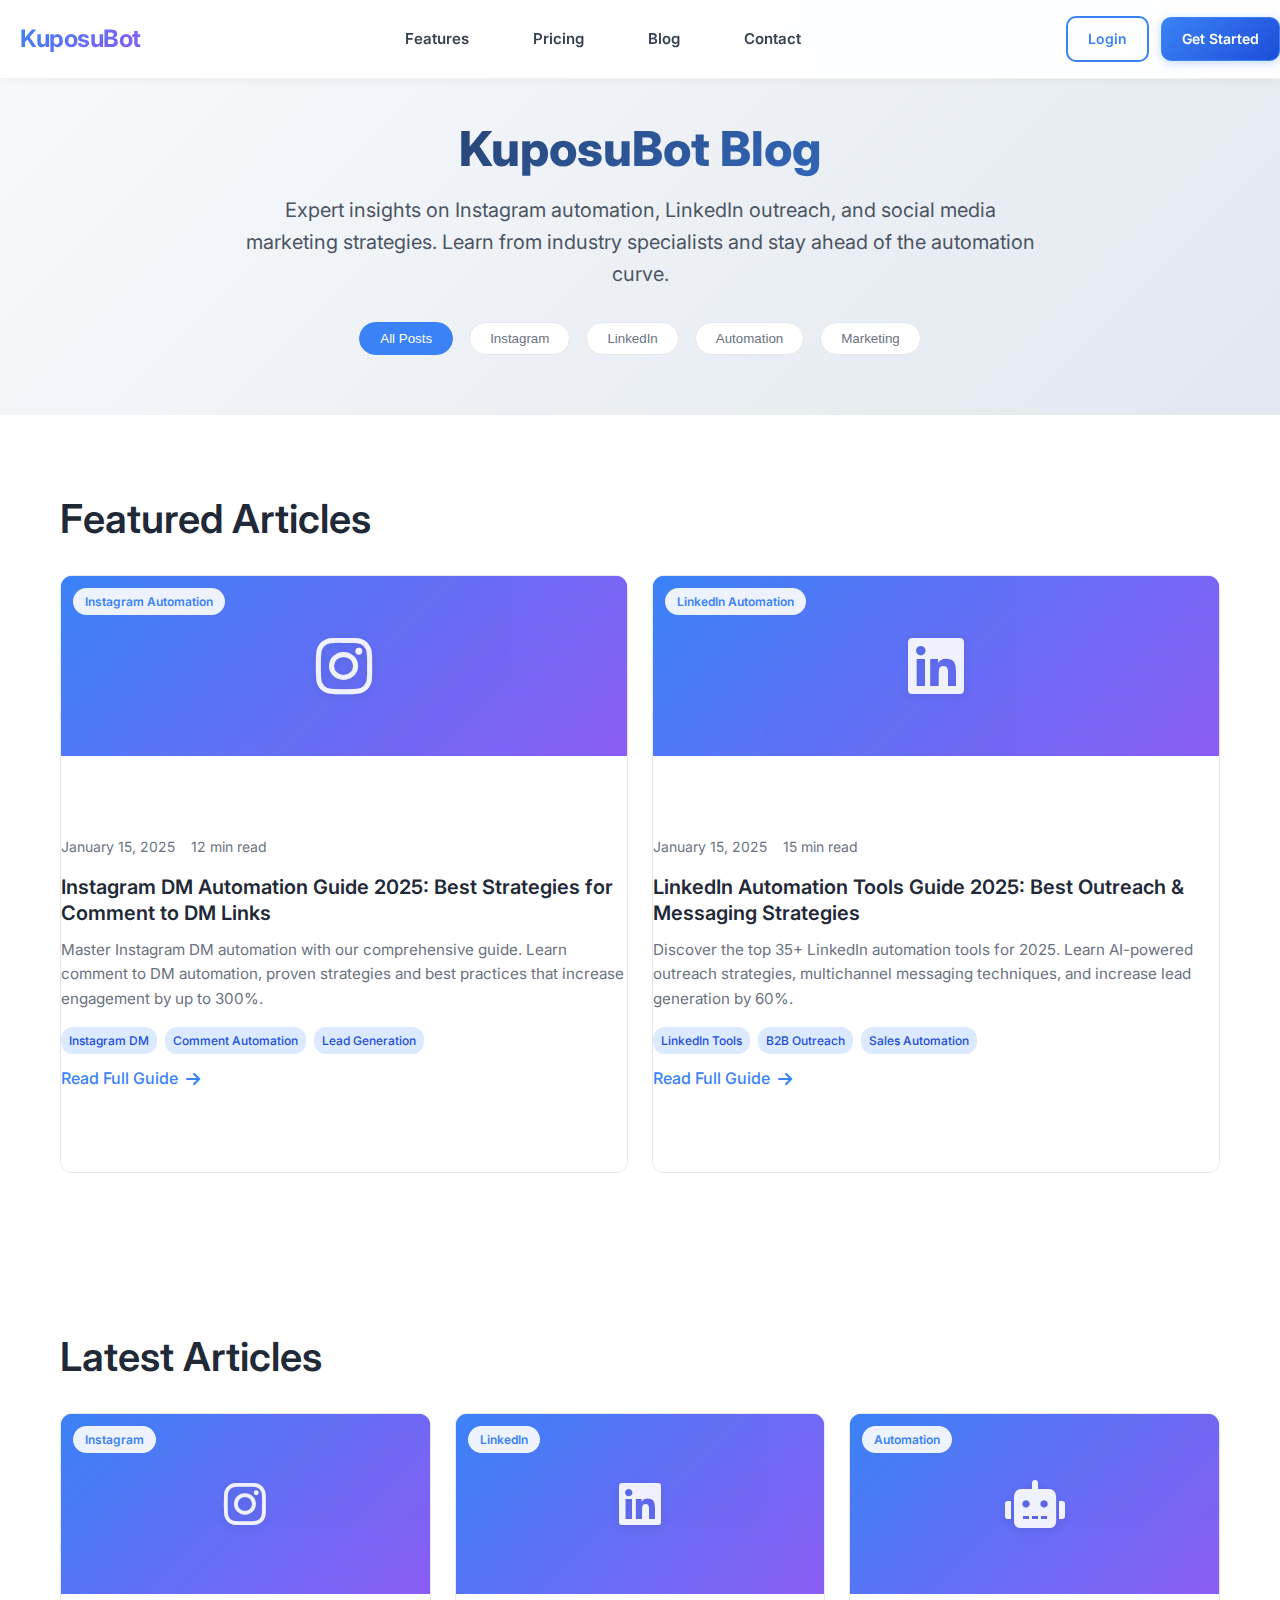
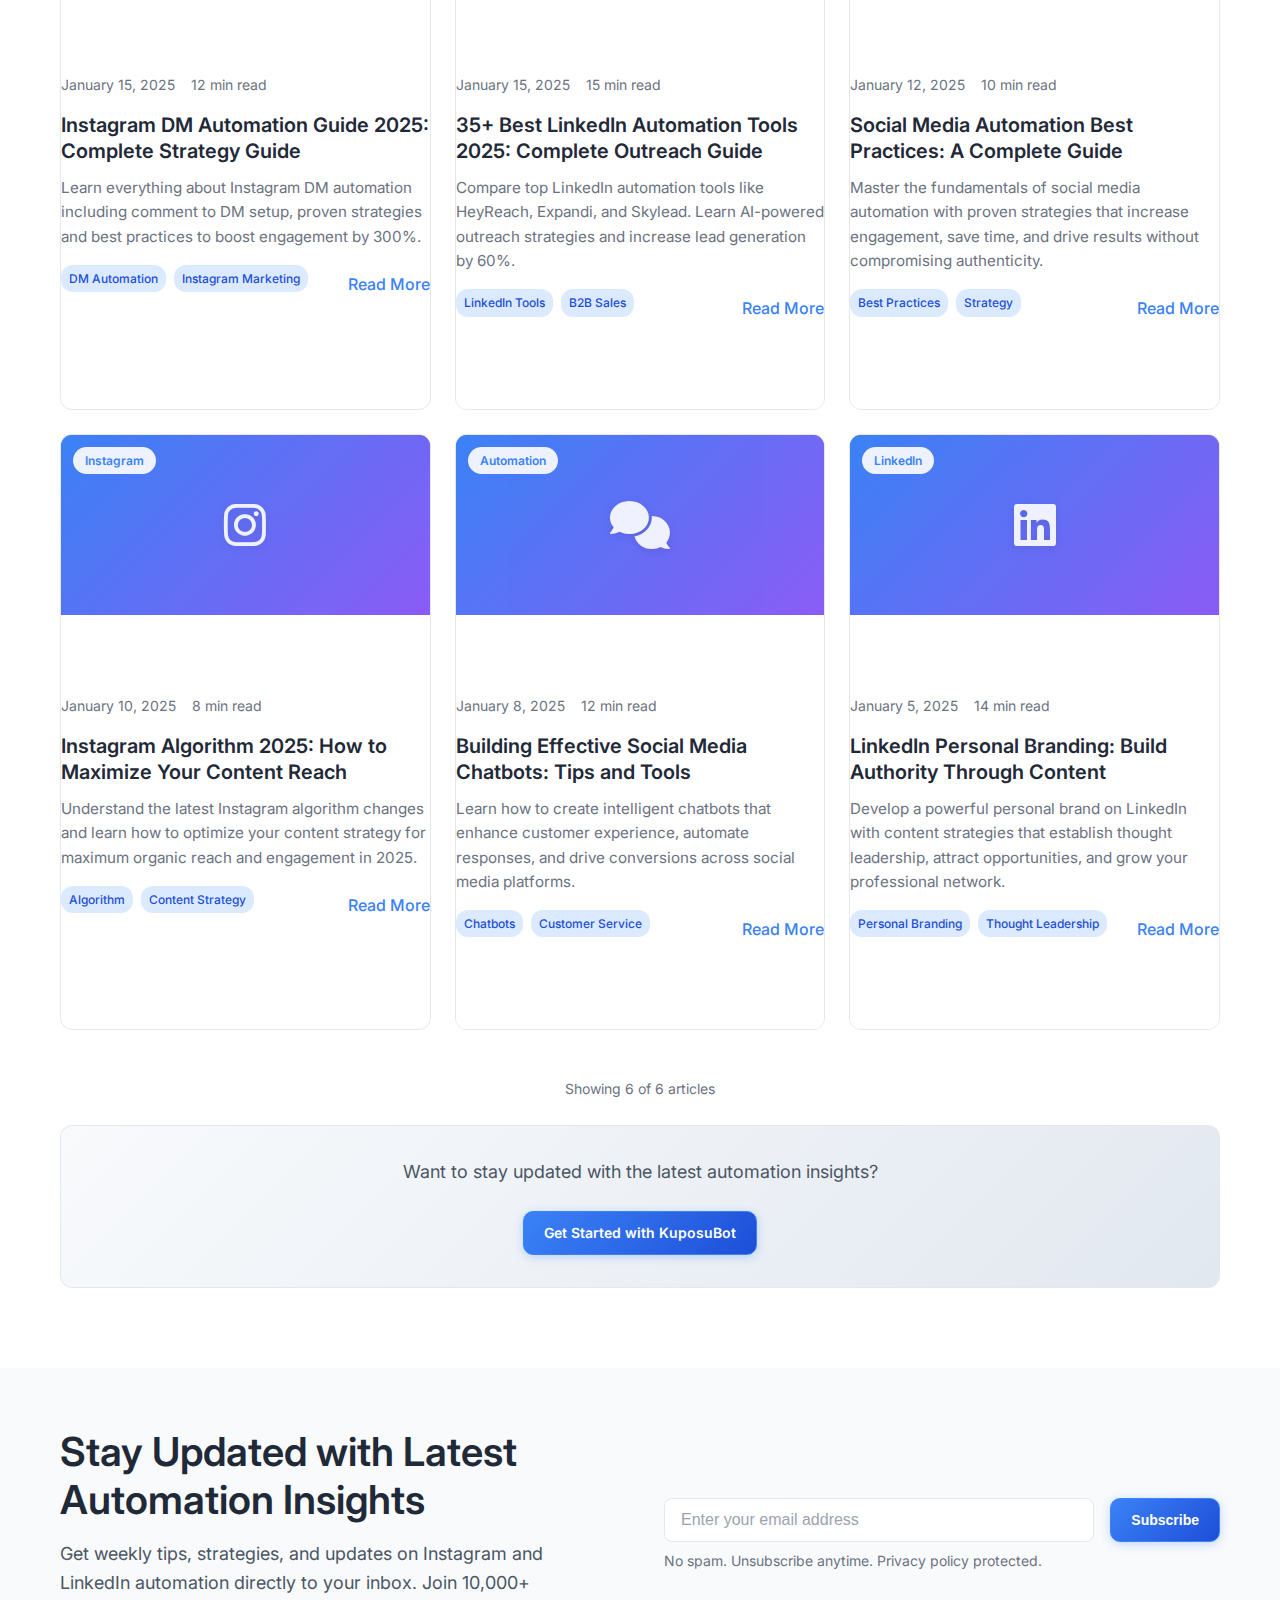
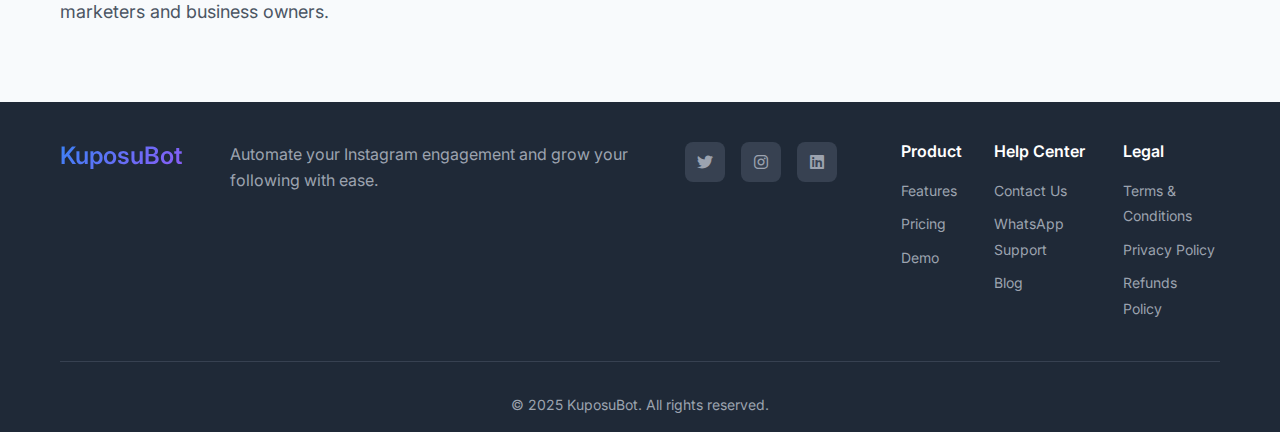
<file: blog.html>
<!DOCTYPE html>
<html lang="en">
<head>
    <meta charset="UTF-8">
    <meta name="viewport" content="width=device-width, initial-scale=1.0">
    
    <!-- Primary Meta Tags -->
    <title>KuposuBot Blog: Instagram & LinkedIn Automation Guides, Tips & Strategies</title>
    <meta name="title" content="KuposuBot Blog: Instagram & LinkedIn Automation Guides, Tips & Strategies">
    <meta name="description" content="Explore expert guides on Instagram DM automation, LinkedIn outreach tools, social media marketing strategies, and automation best practices. Learn from industry experts at KuposuBot.">
    <meta name="keywords" content="Instagram automation blog, LinkedIn automation guides, social media marketing, DM automation tips, automation tools reviews, Instagram marketing strategies, LinkedIn outreach guides, social media automation">
    <meta name="author" content="KuposuBot">
    <meta name="robots" content="index, follow">
    <meta name="language" content="English">
    <meta name="revisit-after" content="7 days">
    
    <!-- Open Graph / Facebook -->
    <meta property="og:type" content="website">
    <meta property="og:url" content="https://kuposu.co/blog">
    <meta property="og:title" content="KuposuBot Blog: Expert Instagram & LinkedIn Automation Guides">
    <meta property="og:description" content="Discover expert insights on Instagram DM automation, LinkedIn outreach strategies, and social media marketing. Learn from KuposuBot's automation specialists.">
    <meta property="og:image" content="https://kuposu.co/images/kuposubot-blog-og.jpg">
    <meta property="og:image:width" content="1200">
    <meta property="og:image:height" content="630">
    <meta property="og:site_name" content="KuposuBot">
    <meta property="og:locale" content="en_US">
    
    <!-- Twitter -->
    <meta property="twitter:card" content="summary_large_image">
    <meta property="twitter:url" content="https://kuposu.co/blog">
    <meta property="twitter:title" content="KuposuBot Blog: Instagram & LinkedIn Automation Experts">
    <meta property="twitter:description" content="Expert guides on Instagram DM automation, LinkedIn outreach tools, and social media marketing strategies from KuposuBot specialists.">
    <meta property="twitter:image" content="https://kuposu.co/images/kuposubot-blog-twitter.jpg">
    <meta property="twitter:creator" content="@KuposuBot">
    <meta property="twitter:site" content="@KuposuBot">
    
    <!-- Canonical URL -->
    <link rel="canonical" href="https://kuposu.co/blog">
    
    <!-- Favicon -->
    <link rel="icon" type="image/x-icon" href="/favicon.ico">
    <link rel="apple-touch-icon" sizes="180x180" href="/apple-touch-icon.png">
    <link rel="icon" type="image/png" sizes="32x32" href="/favicon-32x32.png">
    <link rel="icon" type="image/png" sizes="16x16" href="/favicon-16x16.png">
    
    <!-- Theme Color -->
    <meta name="theme-color" content="#3b82f6">
    
    <!-- Preconnect for performance -->
    <link rel="preconnect" href="https://fonts.googleapis.com">
    <link rel="preconnect" href="https://fonts.gstatic.com" crossorigin>
    
    <!-- Stylesheets -->
    <link rel="stylesheet" href="styles.css">
    <link href="https://fonts.googleapis.com/css2?family=Inter:wght@300;400;500;600;700&display=swap" rel="stylesheet">
    <link rel="stylesheet" href="https://cdnjs.cloudflare.com/ajax/libs/font-awesome/6.0.0/css/all.min.css">
    
    <!-- Structured Data -->
    <script type="application/ld+json">
    {
        "@context": "https://schema.org",
        "@type": "Blog",
        "name": "KuposuBot Blog",
        "description": "Expert insights on Instagram DM automation, LinkedIn outreach strategies, and social media marketing automation",
        "url": "https://kuposu.co/blog",
        "publisher": {
            "@type": "Organization",
            "name": "KuposuBot",
            "logo": {
                "@type": "ImageObject",
                "url": "https://kuposu.co/images/kuposubot-logo.png"
            }
        },
        "blogPost": [
            {
                "@type": "BlogPosting",
                "headline": "Instagram DM Automation Guide 2025: Best Strategies & Practices",
                "url": "https://kuposu.co/instagram-dm-automation-guide",
                "datePublished": "2025-01-15T10:00:00Z",
                "author": {
                    "@type": "Organization",
                    "name": "KuposuBot"
                },
                "image": "https://kuposu.co/images/instagram-dm-automation-guide.jpg"
            },
            {
                "@type": "BlogPosting",
                "headline": "LinkedIn Automation Tools Guide 2025: Best Outreach & Messaging Strategies",
                "url": "https://kuposu.co/linkedin-automation-guide",
                "datePublished": "2025-01-15T12:00:00Z",
                "author": {
                    "@type": "Organization",
                    "name": "KuposuBot"
                },
                "image": "https://kuposu.co/images/linkedin-automation-guide.jpg"
            }
        ]
    }
    </script>
</head>
<body>
    <!-- Header -->
    <header class="header">
        <nav class="nav">
            <div class="nav-container">
                <div class="nav-brand">
                    <a href="index.html"><h2>KuposuBot</h2></a>
                </div>
                <ul class="nav-menu">
                    <li><a href="index.html#features">Features</a></li>
                    <li><a href="index.html#pricing">Pricing</a></li>
                    <li><a href="blog.html" class="active">Blog</a></li>
                    <li><a href="index.html#contact">Contact</a></li>
                </ul>
                <div class="nav-actions">
                    <a href="#login" class="btn btn-outline">Login</a>
                    <a href="#signup" class="btn btn-primary">Get Started</a>
                </div>
                <div class="hamburger">
                    <span></span>
                    <span></span>
                    <span></span>
                </div>
            </div>
        </nav>
    </header>

    <main>
        <!-- Blog Header -->
        <section class="blog-header">
            <div class="container">
                <div class="blog-header-content">
                    <h1>KuposuBot Blog</h1>
                    <p>Expert insights on Instagram automation, LinkedIn outreach, and social media marketing strategies. Learn from industry specialists and stay ahead of the automation curve.</p>
                </div>
                
                <!-- Blog Categories -->
                <div class="blog-categories">
                    <button class="category-btn active" data-category="all">All Posts</button>
                    <button class="category-btn" data-category="instagram">Instagram</button>
                    <button class="category-btn" data-category="linkedin">LinkedIn</button>
                    <button class="category-btn" data-category="automation">Automation</button>
                    <button class="category-btn" data-category="marketing">Marketing</button>
                </div>
            </div>
        </section>

        <!-- Featured Articles -->
        <section class="featured-articles">
            <div class="container">
                <h2>Featured Articles</h2>
                <div class="featured-grid">
                    <article class="featured-article" data-category="instagram automation">
                        <div class="article-image">
                            <div class="placeholder-image featured">
                                <i class="fab fa-instagram"></i>
                            </div>
                            <div class="article-category">Instagram Automation</div>
                        </div>
                        <div class="article-content">
                            <div class="article-meta">
                                <span class="date">January 15, 2025</span>
                                <span class="read-time">12 min read</span>
                            </div>
                            <h3><a href="instagram-dm-automation-guide.html">Instagram DM Automation Guide 2025: Best Strategies for Comment to DM Links</a></h3>
                            <p>Master Instagram DM automation with our comprehensive guide. Learn comment to DM automation, proven strategies and best practices that increase engagement by up to 300%.</p>
                            <div class="article-tags">
                                <span class="tag">Instagram DM</span>
                                <span class="tag">Comment Automation</span>
                                <span class="tag">Lead Generation</span>
                            </div>
                            <a href="instagram-dm-automation-guide.html" class="read-more">Read Full Guide <i class="fas fa-arrow-right"></i></a>
                        </div>
                    </article>

                    <article class="featured-article" data-category="linkedin automation">
                        <div class="article-image">
                            <div class="placeholder-image featured">
                                <i class="fab fa-linkedin"></i>
                            </div>
                            <div class="article-category">LinkedIn Automation</div>
                        </div>
                        <div class="article-content">
                            <div class="article-meta">
                                <span class="date">January 15, 2025</span>
                                <span class="read-time">15 min read</span>
                            </div>
                            <h3><a href="linkedin-automation-guide.html">LinkedIn Automation Tools Guide 2025: Best Outreach & Messaging Strategies</a></h3>
                            <p>Discover the top 35+ LinkedIn automation tools for 2025. Learn AI-powered outreach strategies, multichannel messaging techniques, and increase lead generation by 60%.</p>
                            <div class="article-tags">
                                <span class="tag">LinkedIn Tools</span>
                                <span class="tag">B2B Outreach</span>
                                <span class="tag">Sales Automation</span>
                            </div>
                            <a href="linkedin-automation-guide.html" class="read-more">Read Full Guide <i class="fas fa-arrow-right"></i></a>
                        </div>
                    </article>
                </div>
            </div>
        </section>

        <!-- All Articles -->
        <section class="all-articles">
            <div class="container">
                <h2>Latest Articles</h2>
                <div class="articles-grid">
                    <!-- Instagram DM Automation Article -->
                    <article class="article-card" data-category="instagram automation">
                        <div class="article-image">
                            <div class="placeholder-image">
                                <i class="fab fa-instagram"></i>
                            </div>
                            <div class="article-category">Instagram</div>
                        </div>
                        <div class="article-content">
                            <div class="article-meta">
                                <span class="date">January 15, 2025</span>
                                <span class="read-time">12 min read</span>
                            </div>
                            <h3><a href="instagram-dm-automation-guide.html">Instagram DM Automation Guide 2025: Complete Strategy Guide</a></h3>
                            <p>Learn everything about Instagram DM automation including comment to DM setup, proven strategies and best practices to boost engagement by 300%.</p>
                            <div class="article-footer">
                                <div class="article-tags">
                                    <span class="tag">DM Automation</span>
                                    <span class="tag">Instagram Marketing</span>
                                </div>
                                <a href="instagram-dm-automation-guide.html" class="read-more-btn">Read More</a>
                            </div>
                        </div>
                    </article>

                    <!-- LinkedIn Automation Article -->
                    <article class="article-card" data-category="linkedin automation">
                        <div class="article-image">
                            <div class="placeholder-image">
                                <i class="fab fa-linkedin"></i>
                            </div>
                            <div class="article-category">LinkedIn</div>
                        </div>
                        <div class="article-content">
                            <div class="article-meta">
                                <span class="date">January 15, 2025</span>
                                <span class="read-time">15 min read</span>
                            </div>
                            <h3><a href="linkedin-automation-guide.html">35+ Best LinkedIn Automation Tools 2025: Complete Outreach Guide</a></h3>
                            <p>Compare top LinkedIn automation tools like HeyReach, Expandi, and Skylead. Learn AI-powered outreach strategies and increase lead generation by 60%.</p>
                            <div class="article-footer">
                                <div class="article-tags">
                                    <span class="tag">LinkedIn Tools</span>
                                    <span class="tag">B2B Sales</span>
                                </div>
                                <a href="linkedin-automation-guide.html" class="read-more-btn">Read More</a>
                            </div>
                        </div>
                    </article>

                    <!-- Additional Professional Articles -->
                    <article class="article-card" data-category="automation marketing">
                        <div class="article-image">
                            <div class="placeholder-image">
                                <i class="fas fa-robot"></i>
                            </div>
                            <div class="article-category">Automation</div>
                        </div>
                        <div class="article-content">
                            <div class="article-meta">
                                <span class="date">January 12, 2025</span>
                                <span class="read-time">10 min read</span>
                            </div>
                            <h3><a href="#automation-trends">Social Media Automation Best Practices: A Complete Guide</a></h3>
                            <p>Master the fundamentals of social media automation with proven strategies that increase engagement, save time, and drive results without compromising authenticity.</p>
                            <div class="article-footer">
                                <div class="article-tags">
                                    <span class="tag">Best Practices</span>
                                    <span class="tag">Strategy</span>
                                </div>
                                <a href="#automation-trends" class="read-more-btn">Read More</a>
                            </div>
                        </div>
                    </article>

                    <article class="article-card" data-category="instagram marketing">
                        <div class="article-image">
                            <div class="placeholder-image">
                                <i class="fab fa-instagram"></i>
                            </div>
                            <div class="article-category">Instagram</div>
                        </div>
                        <div class="article-content">
                            <div class="article-meta">
                                <span class="date">January 10, 2025</span>
                                <span class="read-time">8 min read</span>
                            </div>
                            <h3><a href="#instagram-engagement">Instagram Algorithm 2025: How to Maximize Your Content Reach</a></h3>
                            <p>Understand the latest Instagram algorithm changes and learn how to optimize your content strategy for maximum organic reach and engagement in 2025.</p>
                            <div class="article-footer">
                                <div class="article-tags">
                                    <span class="tag">Algorithm</span>
                                    <span class="tag">Content Strategy</span>
                                </div>
                                <a href="#instagram-engagement" class="read-more-btn">Read More</a>
                            </div>
                        </div>
                    </article>

                    <article class="article-card" data-category="automation marketing">
                        <div class="article-image">
                            <div class="placeholder-image">
                                <i class="fas fa-comments"></i>
                            </div>
                            <div class="article-category">Automation</div>
                        </div>
                        <div class="article-content">
                            <div class="article-meta">
                                <span class="date">January 8, 2025</span>
                                <span class="read-time">12 min read</span>
                            </div>
                            <h3><a href="#chatbot-automation">Building Effective Social Media Chatbots: Tips and Tools</a></h3>
                            <p>Learn how to create intelligent chatbots that enhance customer experience, automate responses, and drive conversions across social media platforms.</p>
                            <div class="article-footer">
                                <div class="article-tags">
                                    <span class="tag">Chatbots</span>
                                    <span class="tag">Customer Service</span>
                                </div>
                                <a href="#chatbot-automation" class="read-more-btn">Read More</a>
                            </div>
                        </div>
                    </article>

                    <article class="article-card" data-category="linkedin marketing">
                        <div class="article-image">
                            <div class="placeholder-image">
                                <i class="fab fa-linkedin"></i>
                            </div>
                            <div class="article-category">LinkedIn</div>
                        </div>
                        <div class="article-content">
                            <div class="article-meta">
                                <span class="date">January 5, 2025</span>
                                <span class="read-time">14 min read</span>
                            </div>
                            <h3><a href="#linkedin-content">LinkedIn Personal Branding: Build Authority Through Content</a></h3>
                            <p>Develop a powerful personal brand on LinkedIn with content strategies that establish thought leadership, attract opportunities, and grow your professional network.</p>
                            <div class="article-footer">
                                <div class="article-tags">
                                    <span class="tag">Personal Branding</span>
                                    <span class="tag">Thought Leadership</span>
                                </div>
                                <a href="#linkedin-content" class="read-more-btn">Read More</a>
                            </div>
                        </div>
                    </article>
                </div>

                <!-- Articles Summary -->
                <div class="load-more-section">
                    <p class="articles-count">Showing 6 of 6 articles</p>
                    <div class="blog-cta">
                        <p>Want to stay updated with the latest automation insights?</p>
                        <a href="index.html#signup" class="btn btn-primary">Get Started with KuposuBot</a>
                    </div>
                </div>
            </div>
        </section>

        <!-- Newsletter Signup -->
        <section class="newsletter-signup">
            <div class="container">
                <div class="newsletter-content">
                    <div class="newsletter-text">
                        <h2>Stay Updated with Latest Automation Insights</h2>
                        <p>Get weekly tips, strategies, and updates on Instagram and LinkedIn automation directly to your inbox. Join 10,000+ marketers and business owners.</p>
                    </div>
                    <div class="newsletter-form">
                        <form class="email-form">
                            <input type="email" placeholder="Enter your email address" required>
                            <button type="submit" class="btn btn-primary">Subscribe</button>
                        </form>
                        <p class="newsletter-note">No spam. Unsubscribe anytime. Privacy policy protected.</p>
                    </div>
                </div>
            </div>
        </section>
    </main>

    <!-- Footer -->
    <footer class="footer">
        <div class="container">
            <div class="footer-content">
                <div class="footer-brand">
                    <h3>KuposuBot</h3>
                    <p>Automate your Instagram engagement and grow your following with ease.</p>
                    <div class="social-links">
                        <a href="#" aria-label="Twitter"><i class="fab fa-twitter"></i></a>
                        <a href="#" aria-label="Instagram"><i class="fab fa-instagram"></i></a>
                        <a href="#" aria-label="LinkedIn"><i class="fab fa-linkedin"></i></a>
                    </div>
                </div>
                <div class="footer-links">
                    <div class="footer-column">
                        <h4>Product</h4>
                        <ul>
                            <li><a href="index.html#features">Features</a></li>
                            <li><a href="index.html#pricing">Pricing</a></li>
                            <li><a href="index.html#demo">Demo</a></li>
                        </ul>
                    </div>
                    <div class="footer-column">
                        <h4>Help Center</h4>
                        <ul>
                            <li><a href="index.html#contact">Contact Us</a></li>
                            <li><a href="https://wa.me/919535577330">WhatsApp Support</a></li>
                            <li><a href="blog.html">Blog</a></li>
                        </ul>
                    </div>
                    <div class="footer-column">
                        <h4>Legal</h4>
                        <ul>
                            <li><a href="terms.html">Terms & Conditions</a></li>
                            <li><a href="privacy.html">Privacy Policy</a></li>
                            <li><a href="refunds.html">Refunds Policy</a></li>
                        </ul>
                    </div>
                </div>
            </div>
            <div class="footer-bottom">
                <p>&copy; 2025 KuposuBot. All rights reserved.</p>
            </div>
        </div>
    </footer>

    <script src="script.js"></script>
    <script>
        // Blog functionality
        document.addEventListener('DOMContentLoaded', function() {
            // Category filtering
            const categoryBtns = document.querySelectorAll('.category-btn');
            const articleCards = document.querySelectorAll('.article-card');

            categoryBtns.forEach(btn => {
                btn.addEventListener('click', function() {
                    const category = this.getAttribute('data-category');
                    
                    // Update active button
                    categoryBtns.forEach(b => b.classList.remove('active'));
                    this.classList.add('active');

                    // Filter articles
                    articleCards.forEach(card => {
                        const cardCategories = card.getAttribute('data-category');
                        if (category === 'all' || cardCategories.includes(category)) {
                            card.style.display = 'block';
                            card.style.animation = 'fadeIn 0.3s ease';
                        } else {
                            card.style.display = 'none';
                        }
                    });
                    
                    // Update article count after filtering
                    updateArticleCount();
                });
            });

            // Newsletter form
            const newsletterForm = document.querySelector('.email-form');
            if (newsletterForm) {
                newsletterForm.addEventListener('submit', function(e) {
                    e.preventDefault();
                    const email = this.querySelector('input[type="email"]').value;
                    
                    // Here you would typically send the email to your backend
                    console.log('Newsletter signup:', email);
                    
                    // Show success message
                    const button = this.querySelector('button');
                    const originalText = button.textContent;
                    button.textContent = 'Subscribed!';
                    button.style.backgroundColor = '#22c55e';
                    
                    setTimeout(() => {
                        button.textContent = originalText;
                        button.style.backgroundColor = '';
                        this.querySelector('input').value = '';
                    }, 2000);
                });
            }

            // Update article count based on filtering
            function updateArticleCount() {
                const visibleArticles = document.querySelectorAll('.article-card[style*="block"], .article-card:not([style*="none"])');
                const totalArticles = document.querySelectorAll('.article-card').length;
                const countElement = document.querySelector('.articles-count');
                if (countElement) {
                    countElement.textContent = `Showing ${visibleArticles.length} of ${totalArticles} articles`;
                }
            }

            // Update count on page load
            updateArticleCount();
        });
    </script>
</body>
</html>
</file>
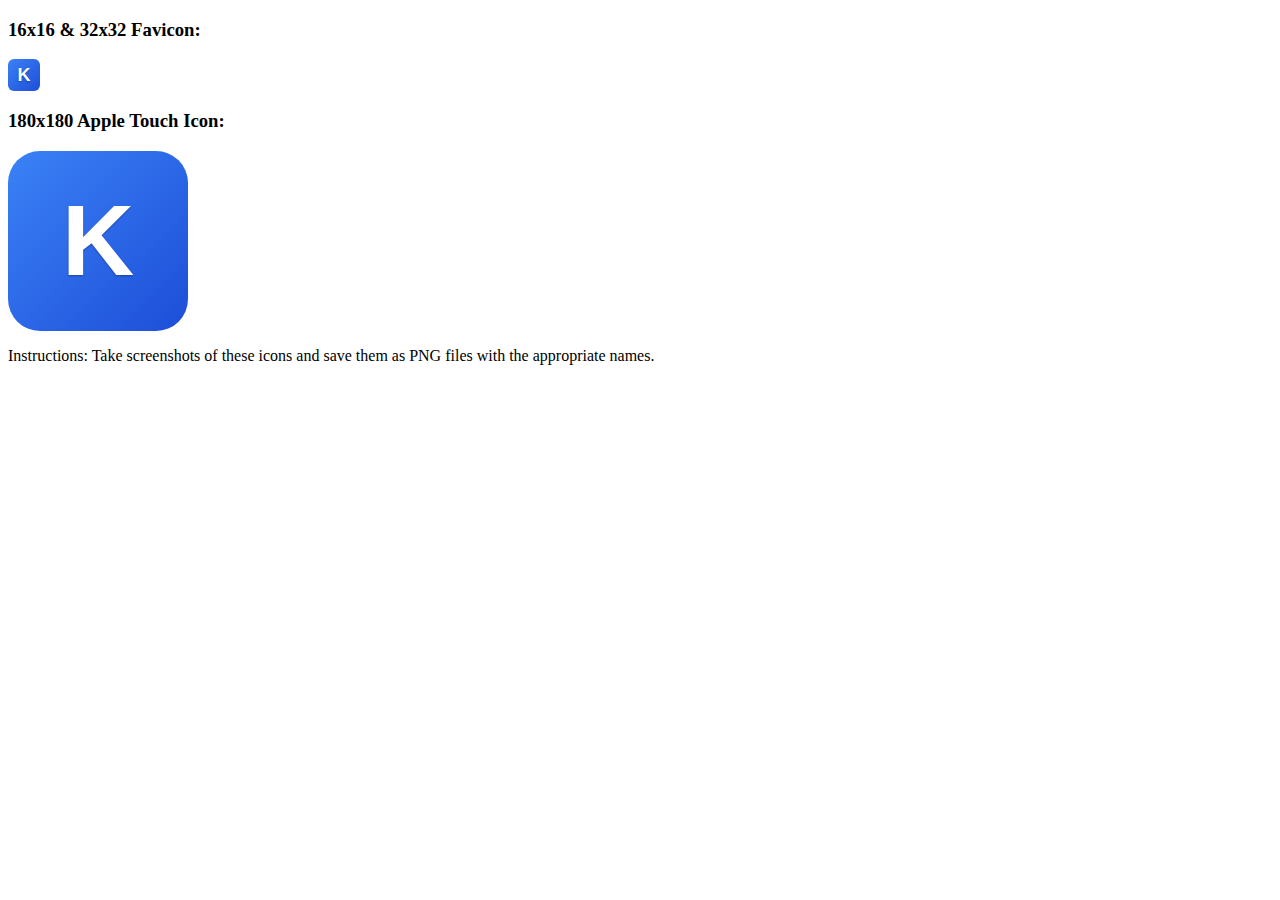
<file: favicon-generator.html>
<!DOCTYPE html>
<html>
<head>
    <title>KuposuBot Favicon</title>
    <style>
        .favicon {
            width: 32px;
            height: 32px;
            background: linear-gradient(135deg, #3b82f6 0%, #1d4ed8 100%);
            border-radius: 6px;
            display: flex;
            align-items: center;
            justify-content: center;
            font-family: Arial, sans-serif;
            font-size: 18px;
            font-weight: bold;
            color: white;
            text-shadow: 0 1px 2px rgba(0,0,0,0.3);
        }
        .favicon-large {
            width: 180px;
            height: 180px;
            font-size: 100px;
            border-radius: 32px;
        }
    </style>
</head>
<body>
    <h3>16x16 & 32x32 Favicon:</h3>
    <div class="favicon">K</div>
    
    <h3>180x180 Apple Touch Icon:</h3>
    <div class="favicon favicon-large">K</div>
    
    <p>Instructions: Take screenshots of these icons and save them as PNG files with the appropriate names.</p>
</body>
</html>
</file>
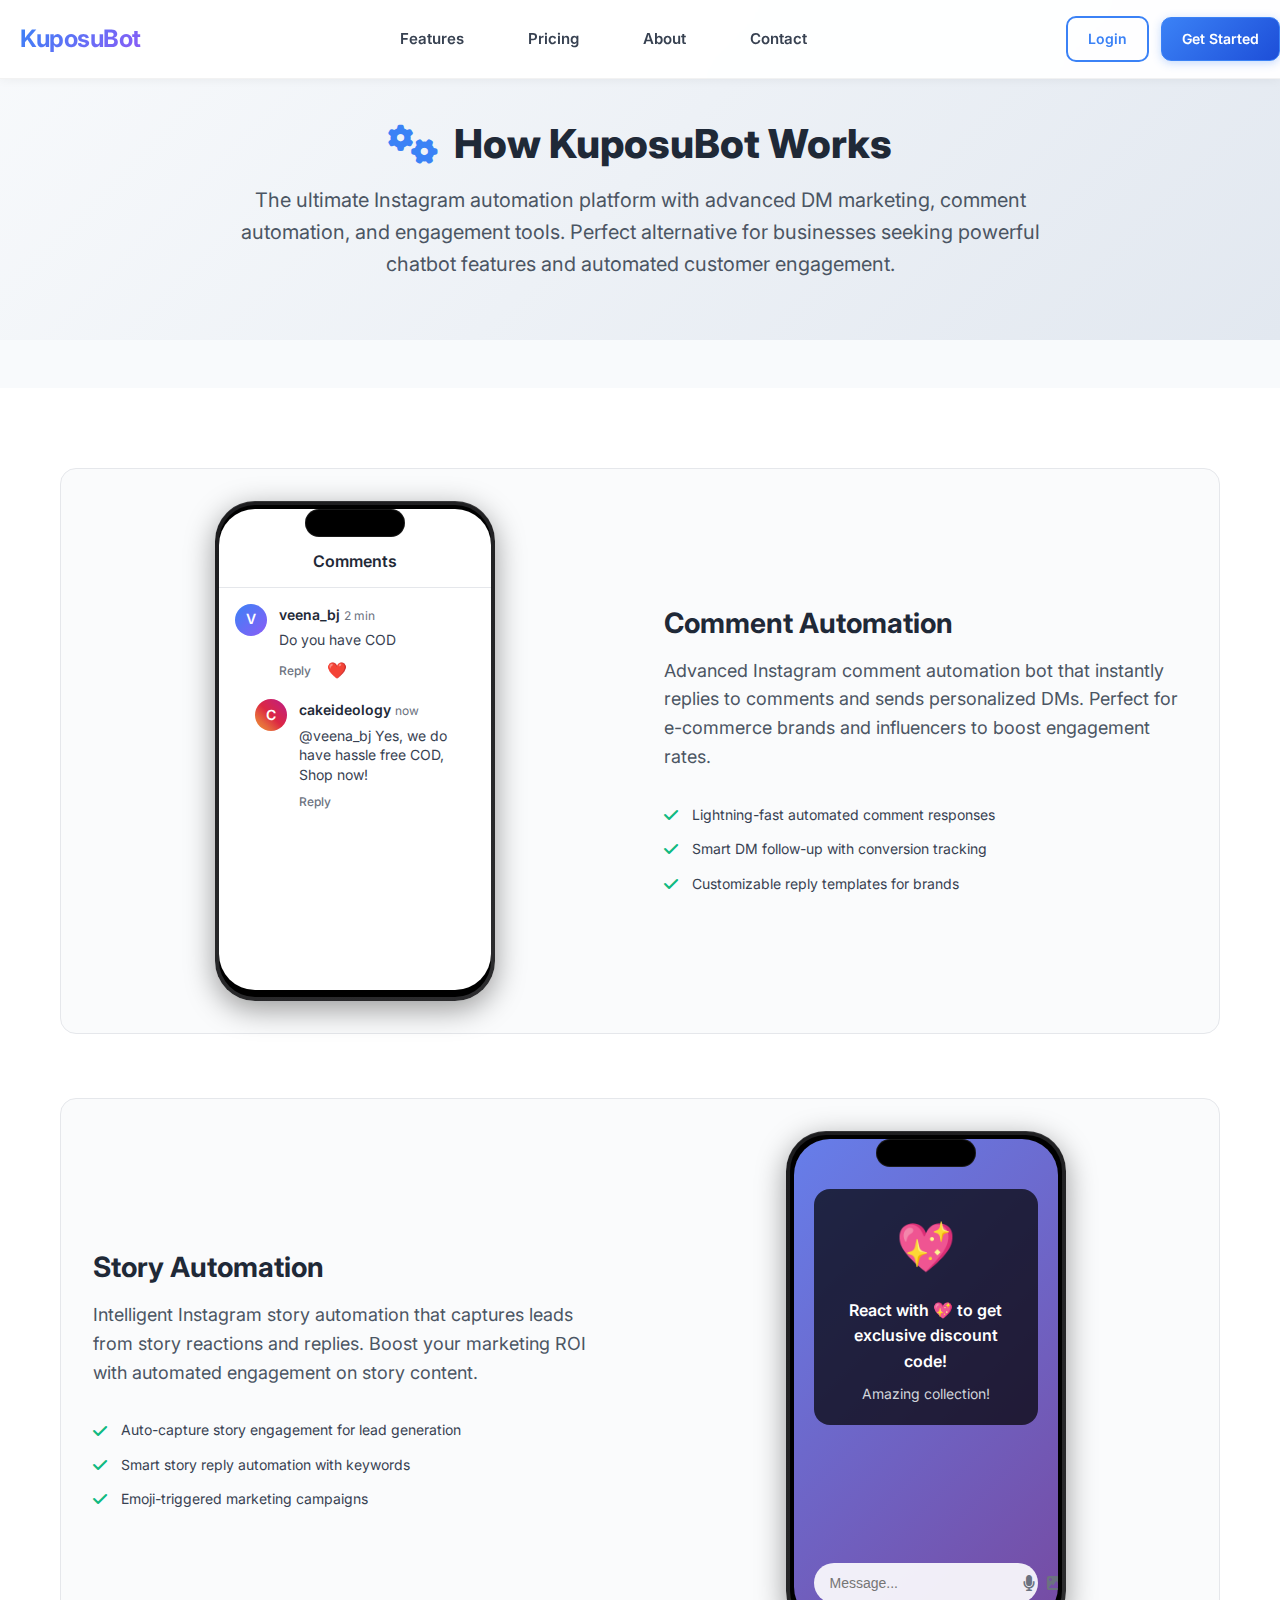
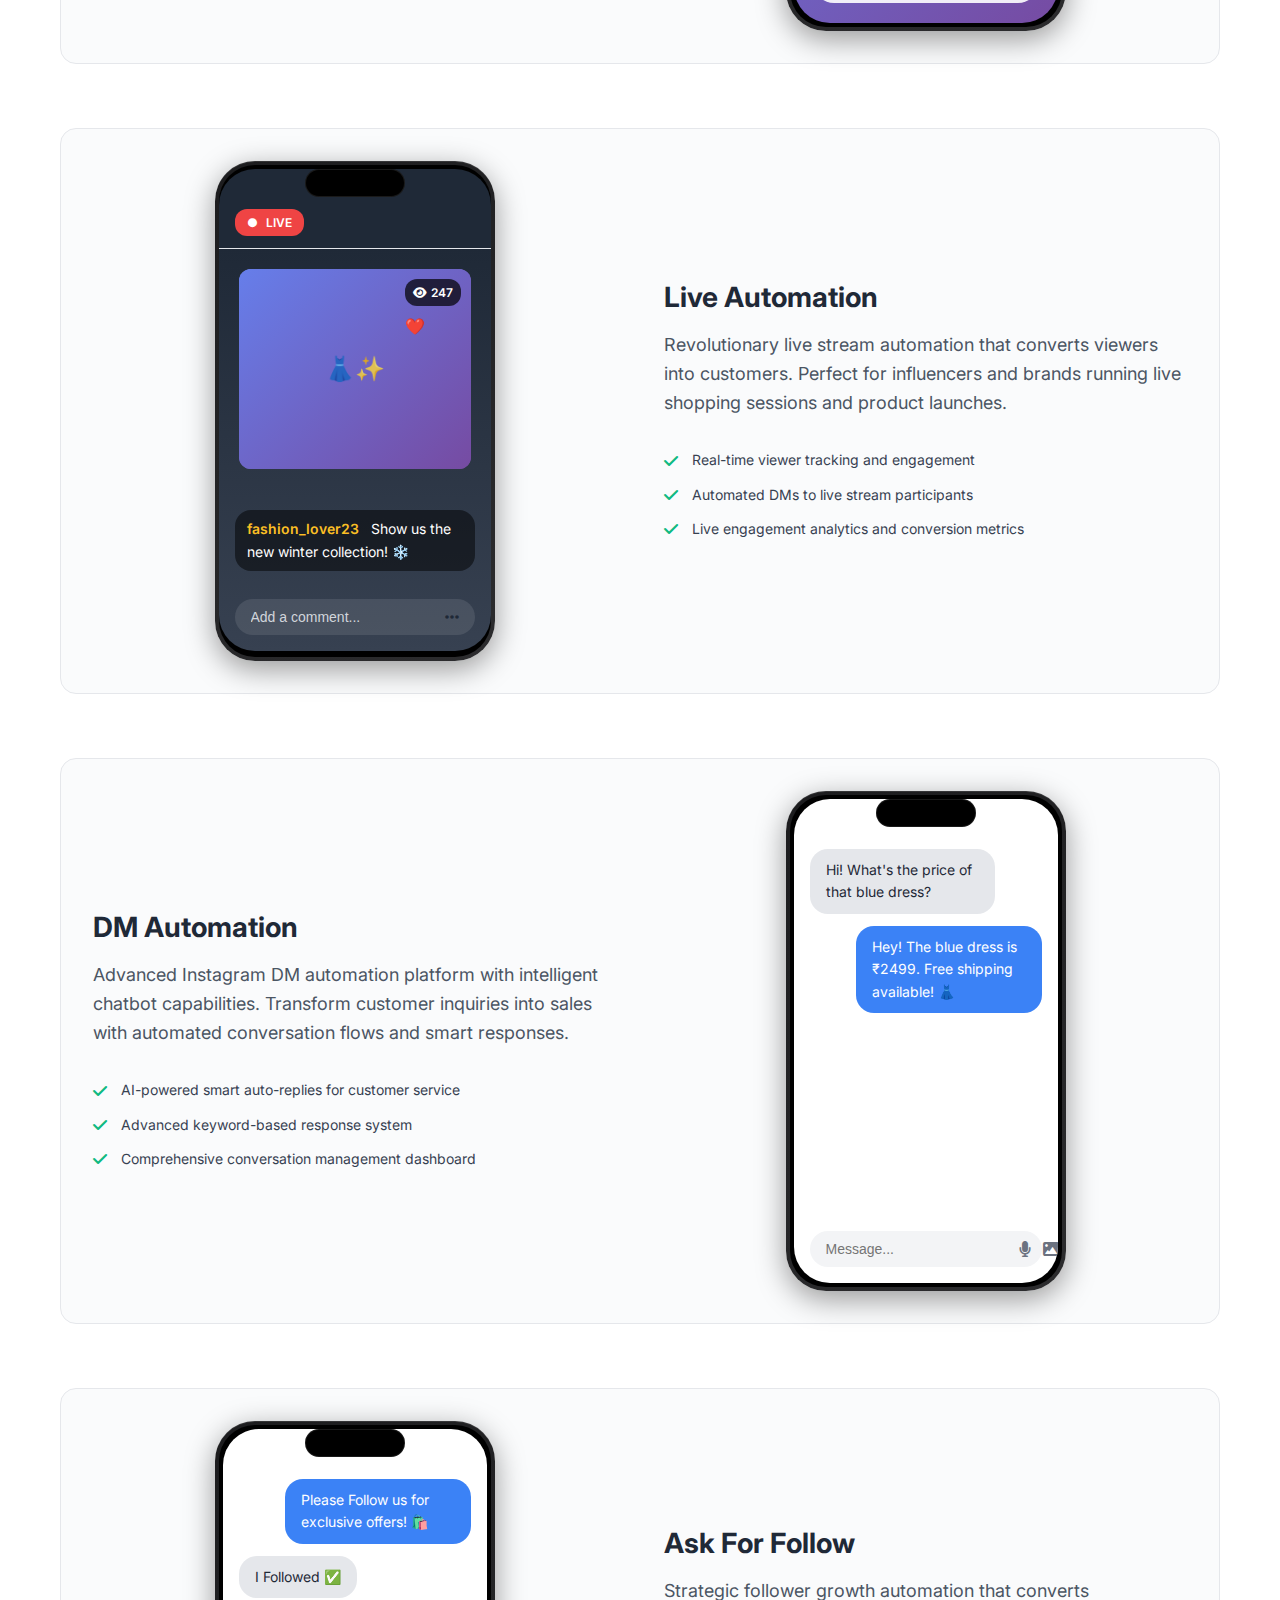
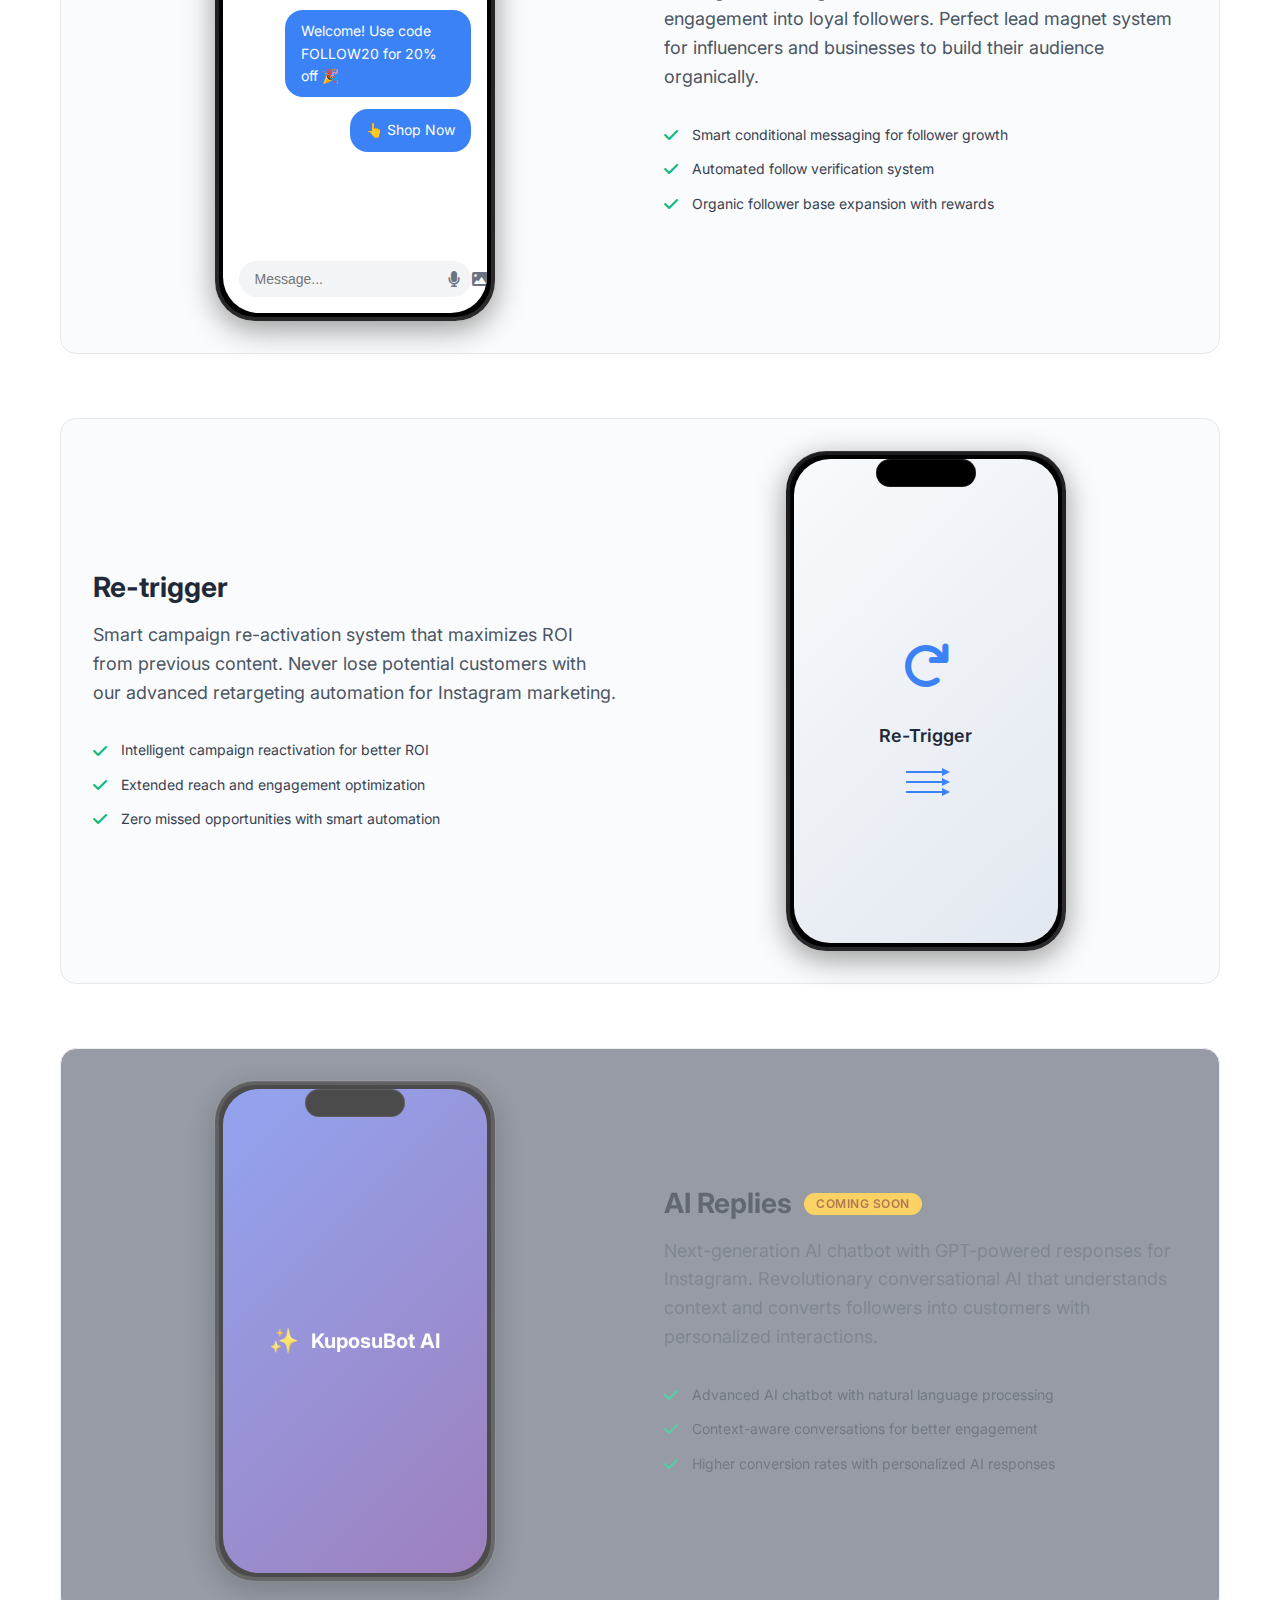
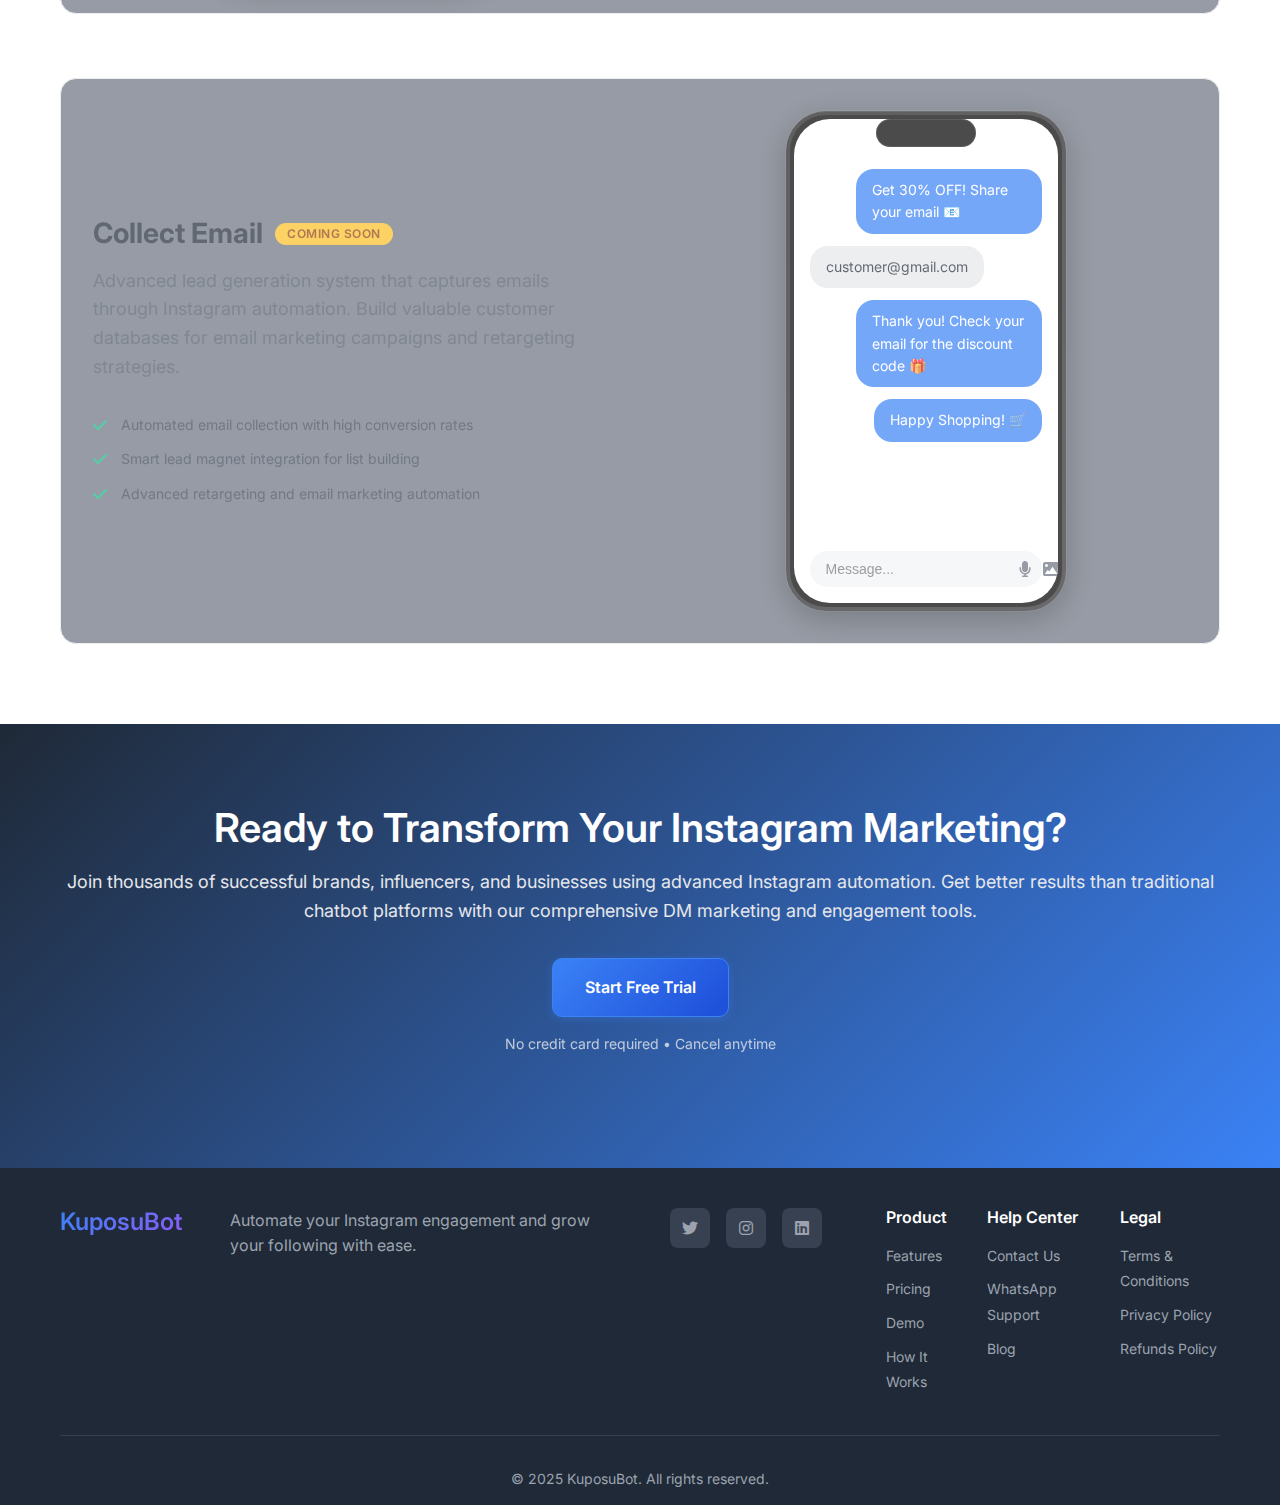
<file: how-it-works.html>
<!DOCTYPE html>
<html lang="en">
<head>
    <meta charset="UTF-8">
    <meta name="viewport" content="width=device-width, initial-scale=1.0">
    
    <!-- Primary Meta Tags -->
    <title>How KuposuBot Works - Instagram Automation Bot & DM Marketing Tool</title>
    <meta name="title" content="How KuposuBot Works - Instagram Automation Bot & DM Marketing Tool">
    <meta name="description" content="Discover how KuposuBot's Instagram automation works. Best alternative to ManyChat for Instagram DM automation, comment automation, story replies, live engagement. Perfect for e-commerce brands, influencers, and businesses looking for advanced chatbot features.">
    <meta name="keywords" content="instagram automation bot, dm automation tool, instagram chatbot, comment automation, story automation, live automation, instagram marketing automation, dm marketing, instagram bot alternative, chatbot for instagram, automated messaging, instagram engagement bot, social media automation, influencer marketing tools, e-commerce automation, instagram business tools, auto reply bot, customer engagement automation">
    <meta name="author" content="KuposuBot">
    <meta name="robots" content="index, follow">
    
    <!-- Open Graph / Facebook -->
    <meta property="og:type" content="website">
    <meta property="og:url" content="https://kuposu.co/how-it-works">
    <meta property="og:title" content="How KuposuBot Works - Instagram Automation Bot & DM Marketing Tool">
    <meta property="og:description" content="Discover the best Instagram automation platform. Advanced DM automation, comment replies, story automation & live engagement tools for businesses and influencers."
    <meta property="og:image" content="https://kuposu.co/images/how-it-works-og.jpg">
    
    <!-- Canonical URL -->
    <link rel="canonical" href="https://kuposu.co/how-it-works">
    
    <!-- Favicon -->
    <link rel="icon" type="image/x-icon" href="/favicon.ico">
    <link rel="apple-touch-icon" sizes="180x180" href="/apple-touch-icon.png">
    <link rel="icon" type="image/png" sizes="32x32" href="/favicon-32x32.png">
    <link rel="icon" type="image/png" sizes="16x16" href="/favicon-16x16.png">
    <link rel="manifest" href="/site.webmanifest">
    
    <!-- Stylesheets -->
    <link rel="stylesheet" href="styles.css">
    <link href="https://fonts.googleapis.com/css2?family=Inter:wght@300;400;500;600;700;800&display=swap" rel="stylesheet">
    <link rel="stylesheet" href="https://cdnjs.cloudflare.com/ajax/libs/font-awesome/6.0.0/css/all.min.css">
    
    <!-- Calendly widget styles -->
    <link href="https://assets.calendly.com/assets/external/widget.css" rel="stylesheet">
</head>
<body class="how-it-works">
    <!-- Header -->
    <header class="header">
        <nav class="nav">
            <div class="nav-container">
                <div class="nav-brand">
                    <a href="index.html"><h2>KuposuBot</h2></a>
                </div>
                <ul class="nav-menu">
                    <li><a href="index.html#features">Features</a></li>
                    <li><a href="index.html#pricing">Pricing</a></li>
                    <li><a href="index.html#about">About</a></li>
                    <li><a href="index.html#contact">Contact</a></li>
                </ul>
                <div class="nav-actions">
                    <a href="#login" class="btn btn-outline">Login</a>
                    <a href="#signup" class="btn btn-primary">Get Started</a>
                </div>
                <div class="hamburger">
                    <span></span>
                    <span></span>
                    <span></span>
                </div>
            </div>
        </nav>
    </header>

    <main>
        <!-- Page Header -->
        <section class="page-header">
            <div class="container">
                <div class="header-content">
                    <h1><i class="fas fa-cogs"></i> How KuposuBot Works</h1>
                    <p class="subtitle">The ultimate Instagram automation platform with advanced DM marketing, comment automation, and engagement tools. Perfect alternative for businesses seeking powerful chatbot features and automated customer engagement.</p>
                </div>
            </div>
        </section>

        <!-- Automation Features Grid -->
        <section class="automation-features">
            <div class="container">
                <div class="features-grid">
                    
                    <!-- Comment Automation -->
                    <div class="feature-showcase">
                        <div class="feature-visual">
                            <div class="phone-mockup comment-mockup">
                                <div class="mockup-header">
                                    <span class="mockup-title">Comments</span>
                                </div>
                                <div class="mockup-content">
                                    <div class="comment-thread">
                                        <div class="comment-item">
                                            <div class="user-avatar">V</div>
                                            <div class="comment-content">
                                                <div class="username">veena_bj <span class="time">2 min</span></div>
                                                <div class="comment-text">Do you have COD</div>
                                                <div class="comment-actions">
                                                    <span class="reply-btn">Reply</span>
                                                    <span class="heart-icon">❤️</span>
                                                </div>
                                            </div>
                                        </div>
                                        <div class="comment-item reply">
                                            <div class="user-avatar brand">C</div>
                                            <div class="comment-content">
                                                <div class="username">cakeideology <span class="time">now</span></div>
                                                <div class="comment-text">@veena_bj Yes, we do have hassle free COD, Shop now!</div>
                                                <div class="reply-btn">Reply</div>
                                            </div>
                                        </div>
                                    </div>
                                </div>
                            </div>
                        </div>
                        <div class="feature-info">
                            <h3>Comment Automation</h3>
                            <p>Advanced Instagram comment automation bot that instantly replies to comments and sends personalized DMs. Perfect for e-commerce brands and influencers to boost engagement rates.</p>
                            <div class="feature-benefits">
                                <div class="benefit-item">
                                    <i class="fas fa-check"></i>
                                    <span>Lightning-fast automated comment responses</span>
                                </div>
                                <div class="benefit-item">
                                    <i class="fas fa-check"></i>
                                    <span>Smart DM follow-up with conversion tracking</span>
                                </div>
                                <div class="benefit-item">
                                    <i class="fas fa-check"></i>
                                    <span>Customizable reply templates for brands</span>
                                </div>
                            </div>
                        </div>
                    </div>

                    <!-- Story Automation -->
                    <div class="feature-showcase">
                        <div class="feature-visual">
                            <div class="phone-mockup story-mockup">
                                <div class="mockup-content story-content">
                                    <div class="story-reaction-popup">
                                        <div class="reaction-emoji">💖</div>
                                        <div class="reaction-text">
                                            <div class="reaction-title">React with 💖 to get exclusive discount code!</div>
                                            <div class="reaction-subtitle">Amazing collection!</div>
                                        </div>
                                    </div>
                                    <div class="story-reply-box">
                                        <input type="text" placeholder="Message..." class="story-input">
                                        <div class="story-actions">
                                            <i class="fas fa-microphone"></i>
                                            <i class="fas fa-image"></i>
                                            <i class="fas fa-smile"></i>
                                        </div>
                                    </div>
                                </div>
                            </div>
                        </div>
                        <div class="feature-info">
                            <h3>Story Automation</h3>
                            <p>Intelligent Instagram story automation that captures leads from story reactions and replies. Boost your marketing ROI with automated engagement on story content.</p>
                            <div class="feature-benefits">
                                <div class="benefit-item">
                                    <i class="fas fa-check"></i>
                                    <span>Auto-capture story engagement for lead generation</span>
                                </div>
                                <div class="benefit-item">
                                    <i class="fas fa-check"></i>
                                    <span>Smart story reply automation with keywords</span>
                                </div>
                                <div class="benefit-item">
                                    <i class="fas fa-check"></i>
                                    <span>Emoji-triggered marketing campaigns</span>
                                </div>
                            </div>
                        </div>
                    </div>

                    <!-- Live Automation -->
                    <div class="feature-showcase">
                        <div class="feature-visual">
                            <div class="phone-mockup live-mockup">
                                <div class="mockup-header live-header">
                                    <div class="live-indicator">
                                        <span class="live-dot">●</span>
                                        <span class="live-text">LIVE</span>
                                    </div>
                                    <span class="username">cakeideology</span>
                                </div>
                                <div class="mockup-content live-content">
                                    <div class="live-video-preview">
                                        <div class="video-content">
                                            <div class="clothing-preview">👗✨</div>
                                        </div>
                                        <div class="live-overlay-elements">
                                            <div class="viewer-count">
                                                <i class="fas fa-eye"></i>
                                                <span>247</span>
                                            </div>
                                            <div class="heart-animation">❤️</div>
                                        </div>
                                    </div>
                                    <div class="live-comments">
                                        <div class="live-comment">
                                            <span class="username">fashion_lover23</span>
                                            <span class="comment">Show us the new winter collection! ❄️</span>
                                        </div>
                                    </div>
                                    <div class="live-comment-input">
                                        <input type="text" placeholder="Add a comment..." class="live-input">
                                        <i class="fas fa-ellipsis-h"></i>
                                    </div>
                                </div>
                            </div>
                        </div>
                        <div class="feature-info">
                            <h3>Live Automation</h3>
                            <p>Revolutionary live stream automation that converts viewers into customers. Perfect for influencers and brands running live shopping sessions and product launches.</p>
                            <div class="feature-benefits">
                                <div class="benefit-item">
                                    <i class="fas fa-check"></i>
                                    <span>Real-time viewer tracking and engagement</span>
                                </div>
                                <div class="benefit-item">
                                    <i class="fas fa-check"></i>
                                    <span>Automated DMs to live stream participants</span>
                                </div>
                                <div class="benefit-item">
                                    <i class="fas fa-check"></i>
                                    <span>Live engagement analytics and conversion metrics</span>
                                </div>
                            </div>
                        </div>
                    </div>

                    <!-- DM Automation -->
                    <div class="feature-showcase">
                        <div class="feature-visual">
                            <div class="phone-mockup dm-mockup">
                                <div class="mockup-content dm-content">
                                    <div class="dm-conversation">
                                        <div class="dm-message received">
                                            <div class="message-text">Hi! What's the price of that blue dress?</div>
                                        </div>
                                        <div class="dm-message sent">
                                            <div class="message-text">Hey! The blue dress is ₹2499. Free shipping available! 👗</div>
                                        </div>
                                    </div>
                                    <div class="dm-input-area">
                                        <input type="text" placeholder="Message..." class="dm-input">
                                        <div class="dm-actions">
                                            <i class="fas fa-microphone"></i>
                                            <i class="fas fa-image"></i>
                                            <i class="fas fa-smile"></i>
                                        </div>
                                    </div>
                                </div>
                            </div>
                        </div>
                        <div class="feature-info">
                            <h3>DM Automation</h3>
                            <p>Advanced Instagram DM automation platform with intelligent chatbot capabilities. Transform customer inquiries into sales with automated conversation flows and smart responses.</p>
                            <div class="feature-benefits">
                                <div class="benefit-item">
                                    <i class="fas fa-check"></i>
                                    <span>AI-powered smart auto-replies for customer service</span>
                                </div>
                                <div class="benefit-item">
                                    <i class="fas fa-check"></i>
                                    <span>Advanced keyword-based response system</span>
                                </div>
                                <div class="benefit-item">
                                    <i class="fas fa-check"></i>
                                    <span>Comprehensive conversation management dashboard</span>
                                </div>
                            </div>
                        </div>
                    </div>

                    <!-- Ask For Follow -->
                    <div class="feature-showcase">
                        <div class="feature-visual">
                            <div class="phone-mockup follow-mockup">
                                <div class="mockup-content follow-content">
                                    <div class="dm-conversation">
                                        <div class="dm-message sent">
                                            <div class="message-text">Please Follow us for exclusive offers! 🛍️</div>
                                        </div>
                                        <div class="dm-message received">
                                            <div class="message-text">I Followed ✅</div>
                                        </div>
                                        <div class="dm-message sent">
                                            <div class="message-text">Welcome! Use code FOLLOW20 for 20% off 🎉</div>
                                        </div>
                                        <div class="dm-message sent">
                                            <div class="message-text">👆 Shop Now</div>
                                        </div>
                                    </div>
                                    <div class="dm-input-area">
                                        <input type="text" placeholder="Message..." class="dm-input">
                                        <div class="dm-actions">
                                            <i class="fas fa-microphone"></i>
                                            <i class="fas fa-image"></i>
                                            <i class="fas fa-smile"></i>
                                        </div>
                                    </div>
                                </div>
                            </div>
                        </div>
                        <div class="feature-info">
                            <h3>Ask For Follow</h3>
                            <p>Strategic follower growth automation that converts engagement into loyal followers. Perfect lead magnet system for influencers and businesses to build their audience organically.</p>
                            <div class="feature-benefits">
                                <div class="benefit-item">
                                    <i class="fas fa-check"></i>
                                    <span>Smart conditional messaging for follower growth</span>
                                </div>
                                <div class="benefit-item">
                                    <i class="fas fa-check"></i>
                                    <span>Automated follow verification system</span>
                                </div>
                                <div class="benefit-item">
                                    <i class="fas fa-check"></i>
                                    <span>Organic follower base expansion with rewards</span>
                                </div>
                            </div>
                        </div>
                    </div>

                    <!-- Re-trigger -->
                    <div class="feature-showcase">
                        <div class="feature-visual">
                            <div class="phone-mockup retrigger-mockup">
                                <div class="mockup-content retrigger-content">
                                    <div class="retrigger-diagram">
                                        <div class="diagram-icon">
                                            <i class="fas fa-redo"></i>
                                        </div>
                                        <div class="diagram-text">Re-Trigger</div>
                                        <div class="diagram-arrows">
                                            <div class="arrow-line"></div>
                                            <div class="arrow-line"></div>
                                            <div class="arrow-line"></div>
                                        </div>
                                    </div>
                                </div>
                            </div>
                        </div>
                        <div class="feature-info">
                            <h3>Re-trigger</h3>
                            <p>Smart campaign re-activation system that maximizes ROI from previous content. Never lose potential customers with our advanced retargeting automation for Instagram marketing.</p>
                            <div class="feature-benefits">
                                <div class="benefit-item">
                                    <i class="fas fa-check"></i>
                                    <span>Intelligent campaign reactivation for better ROI</span>
                                </div>
                                <div class="benefit-item">
                                    <i class="fas fa-check"></i>
                                    <span>Extended reach and engagement optimization</span>
                                </div>
                                <div class="benefit-item">
                                    <i class="fas fa-check"></i>
                                    <span>Zero missed opportunities with smart automation</span>
                                </div>
                            </div>
                        </div>
                    </div>

                    <!-- AI Replies -->
                    <div class="feature-showcase coming-soon">
                        <div class="feature-visual">
                            <div class="phone-mockup ai-mockup">
                                <div class="mockup-content ai-content">
                                    <div class="ai-branding">
                                        <div class="ai-logo">
                                            <span class="sparkle">✨</span>
                                            <span class="ai-text">KuposuBot AI</span>
                                        </div>
                                    </div>
                                </div>
                            </div>
                        </div>
                        <div class="feature-info">
                            <h3>AI Replies <span class="coming-soon-badge">Coming Soon</span></h3>
                            <p>Next-generation AI chatbot with GPT-powered responses for Instagram. Revolutionary conversational AI that understands context and converts followers into customers with personalized interactions.</p>
                            <div class="feature-benefits">
                                <div class="benefit-item">
                                    <i class="fas fa-check"></i>
                                    <span>Advanced AI chatbot with natural language processing</span>
                                </div>
                                <div class="benefit-item">
                                    <i class="fas fa-check"></i>
                                    <span>Context-aware conversations for better engagement</span>
                                </div>
                                <div class="benefit-item">
                                    <i class="fas fa-check"></i>
                                    <span>Higher conversion rates with personalized AI responses</span>
                                </div>
                            </div>
                        </div>
                    </div>

                    <!-- Collect Email -->
                    <div class="feature-showcase coming-soon">
                        <div class="feature-visual">
                            <div class="phone-mockup email-mockup">
                                <div class="mockup-content email-content">
                                    <div class="dm-conversation">
                                        <div class="dm-message sent">
                                            <div class="message-text">Get 30% OFF! Share your email 📧</div>
                                        </div>
                                        <div class="dm-message received">
                                            <div class="message-text">customer@gmail.com</div>
                                        </div>
                                        <div class="dm-message sent">
                                            <div class="message-text">Thank you! Check your email for the discount code 🎁</div>
                                        </div>
                                        <div class="dm-message sent">
                                            <div class="message-text">Happy Shopping! 🛒</div>
                                        </div>
                                    </div>
                                    <div class="dm-input-area">
                                        <input type="text" placeholder="Message..." class="dm-input">
                                        <div class="dm-actions">
                                            <i class="fas fa-microphone"></i>
                                            <i class="fas fa-image"></i>
                                            <i class="fas fa-smile"></i>
                                        </div>
                                    </div>
                                </div>
                            </div>
                        </div>
                        <div class="feature-info">
                            <h3>Collect Email <span class="coming-soon-badge">Coming Soon</span></h3>
                            <p>Advanced lead generation system that captures emails through Instagram automation. Build valuable customer databases for email marketing campaigns and retargeting strategies.</p>
                            <div class="feature-benefits">
                                <div class="benefit-item">
                                    <i class="fas fa-check"></i>
                                    <span>Automated email collection with high conversion rates</span>
                                </div>
                                <div class="benefit-item">
                                    <i class="fas fa-check"></i>
                                    <span>Smart lead magnet integration for list building</span>
                                </div>
                                <div class="benefit-item">
                                    <i class="fas fa-check"></i>
                                    <span>Advanced retargeting and email marketing automation</span>
                                </div>
                            </div>
                        </div>
                    </div>

                </div>
            </div>
        </section>

        <!-- CTA Section -->
        <section class="cta">
            <div class="container">
                <div class="cta-content">
                    <h2>Ready to Transform Your Instagram Marketing?</h2>
                    <p>Join thousands of successful brands, influencers, and businesses using advanced Instagram automation. Get better results than traditional chatbot platforms with our comprehensive DM marketing and engagement tools.</p>
                    <a href="#signup" class="btn btn-primary btn-large">Start Free Trial</a>
                    <p class="cta-note">No credit card required • Cancel anytime</p>
                </div>
            </div>
        </section>
    </main>

    <!-- Footer -->
    <footer class="footer">
        <div class="container">
            <div class="footer-content">
                <div class="footer-brand">
                    <h3>KuposuBot</h3>
                    <p>Automate your Instagram engagement and grow your following with ease.</p>
                    <div class="social-links">
                        <a href="#"><i class="fab fa-twitter"></i></a>
                        <a href="#"><i class="fab fa-instagram"></i></a>
                        <a href="#"><i class="fab fa-linkedin"></i></a>
                    </div>
                </div>
                <div class="footer-links">
                    <div class="footer-column">
                        <h4>Product</h4>
                        <ul>
                            <li><a href="index.html#features">Features</a></li>
                            <li><a href="index.html#pricing">Pricing</a></li>
                            <li><a href="index.html#demo">Demo</a></li>
                            <li><a href="how-it-works.html">How It Works</a></li>
                        </ul>
                    </div>
                    <div class="footer-column">
                        <h4>Help Center</h4>
                        <ul>
                            <li><a href="index.html#contact">Contact Us</a></li>
                            <li><a href="https://wa.me/919535577330">WhatsApp Support</a></li>
                            <li><a href="blog.html">Blog</a></li>
                        </ul>
                    </div>
                    <div class="footer-column">
                        <h4>Legal</h4>
                        <ul>
                            <li><a href="terms.html">Terms & Conditions</a></li>
                            <li><a href="privacy.html">Privacy Policy</a></li>
                            <li><a href="refunds.html">Refunds Policy</a></li>
                        </ul>
                    </div>
                </div>
            </div>
            <div class="footer-bottom">
                <p>&copy; 2025 KuposuBot. All rights reserved.</p>
            </div>
        </div>
    </footer>

    <!-- Calendly widget script -->
    <script src="https://assets.calendly.com/assets/external/widget.js" type="text/javascript" async></script>
    
    <script src="script.js"></script>
</body>
</html>
</file>
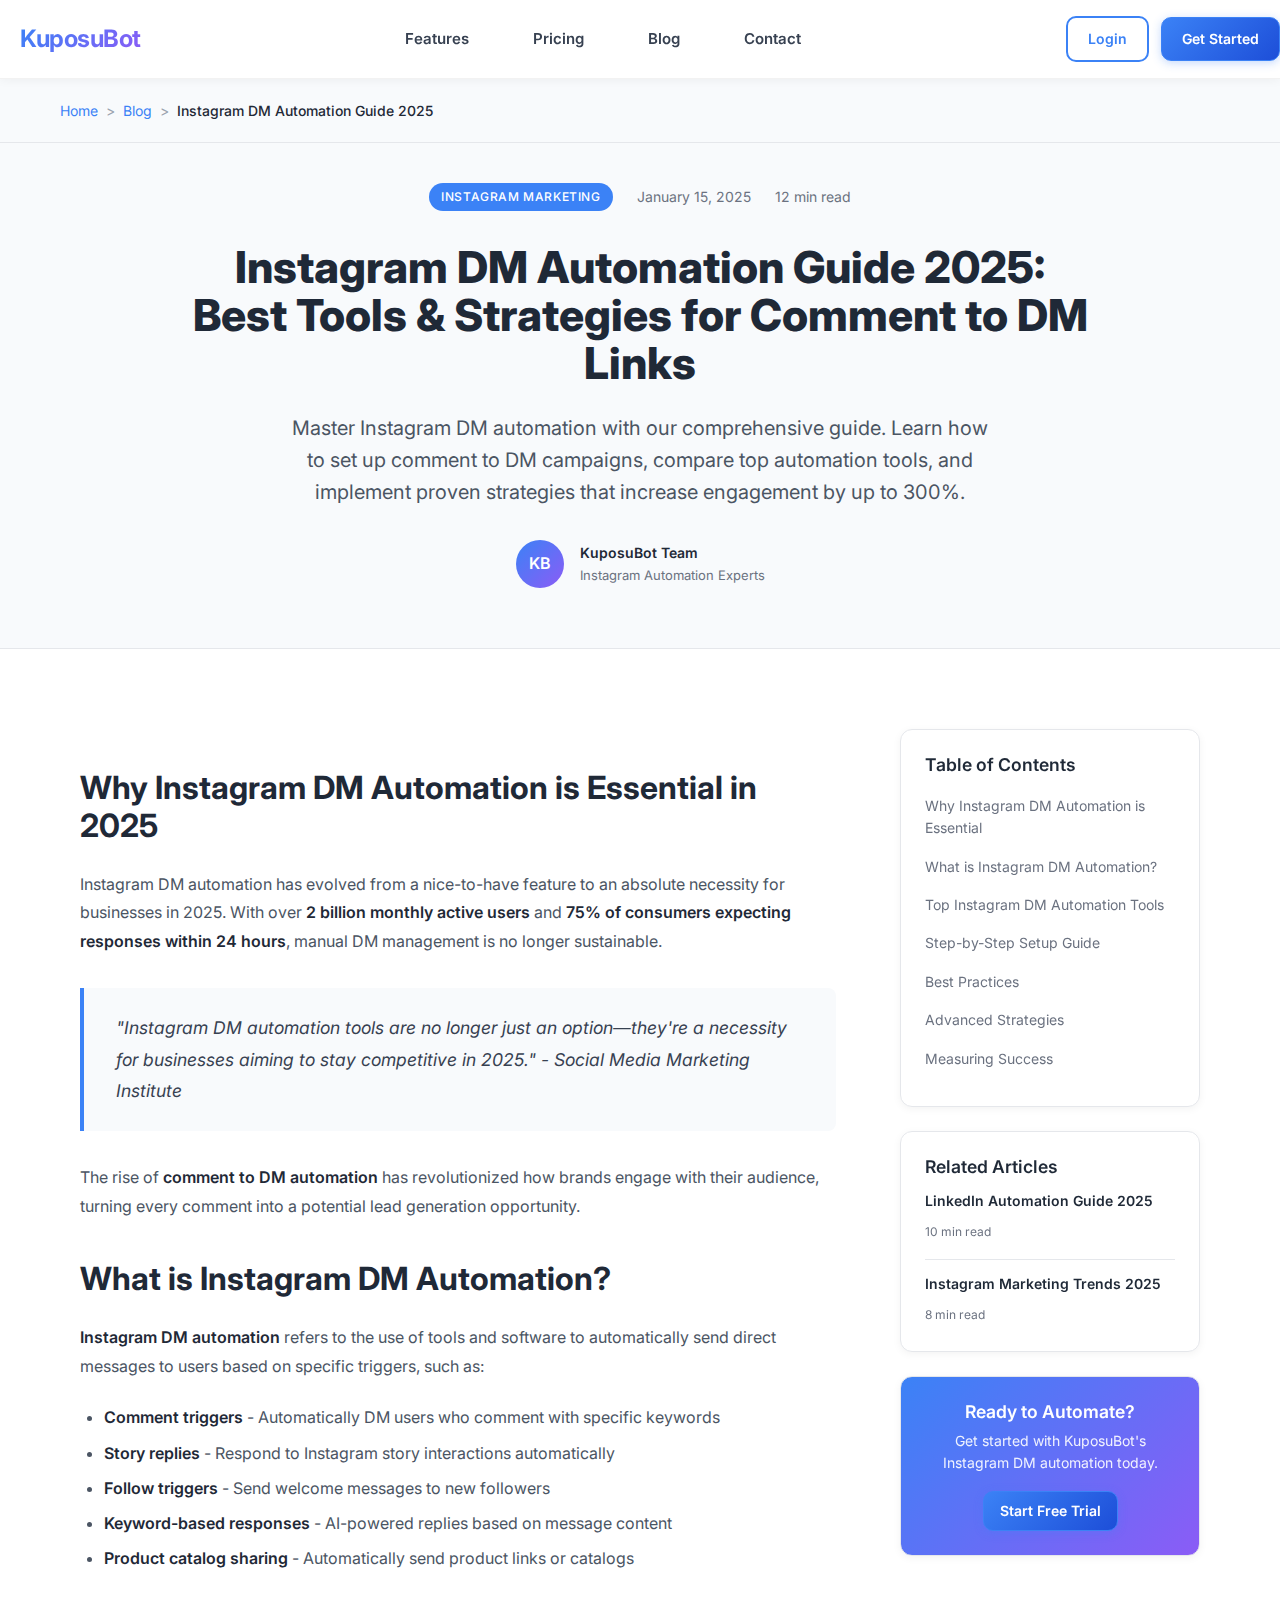
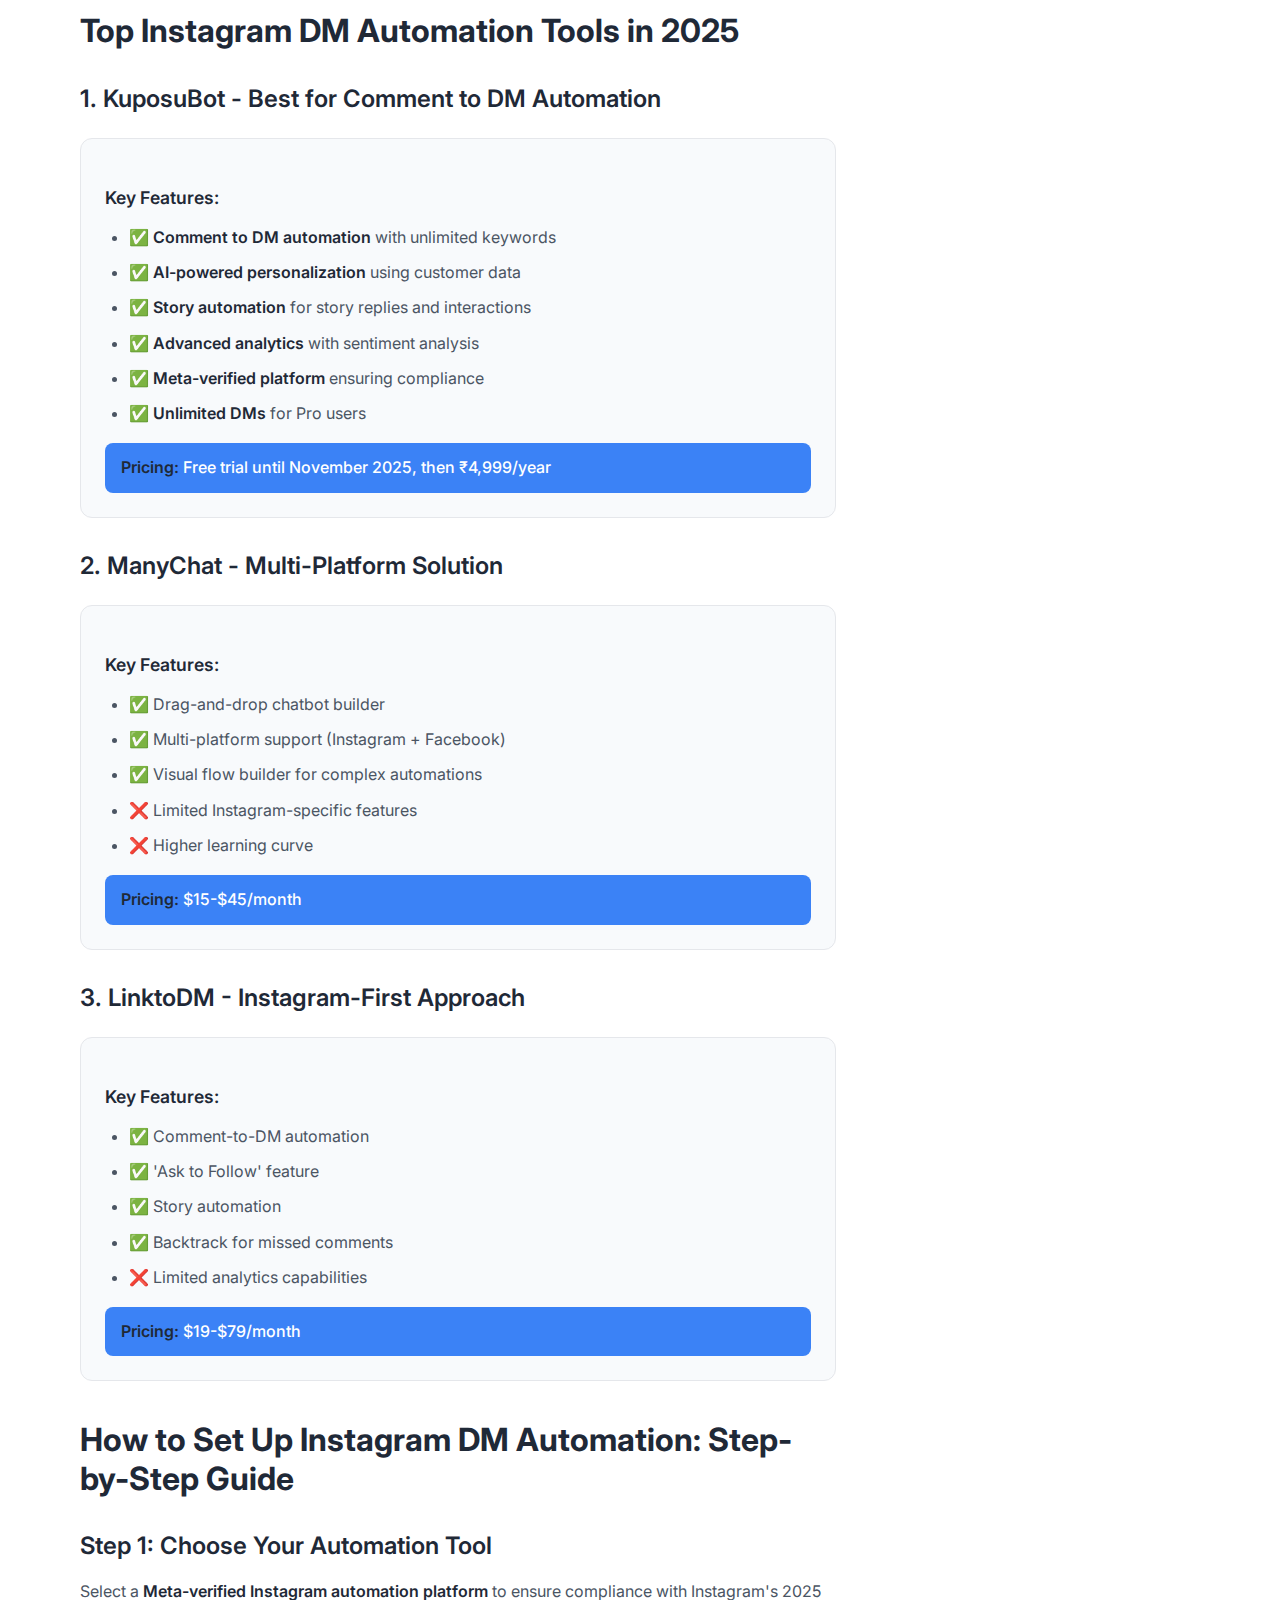
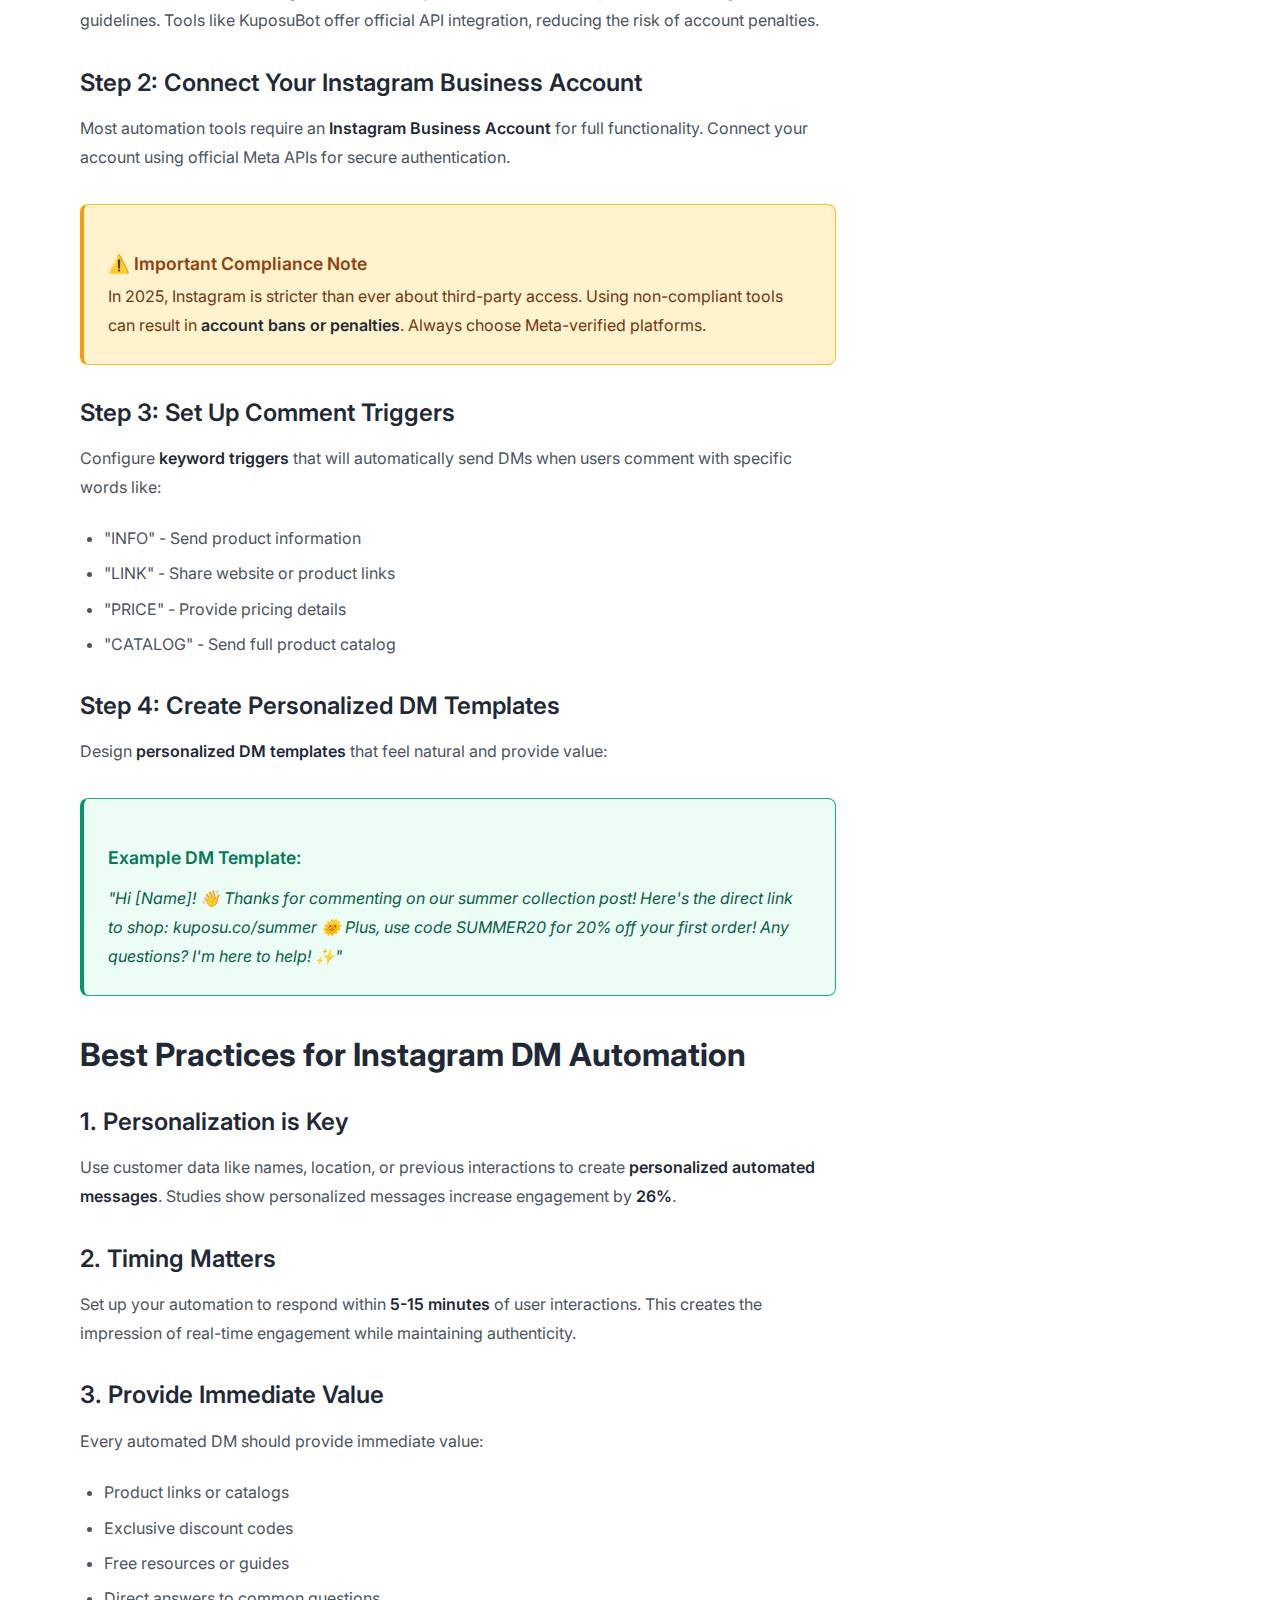
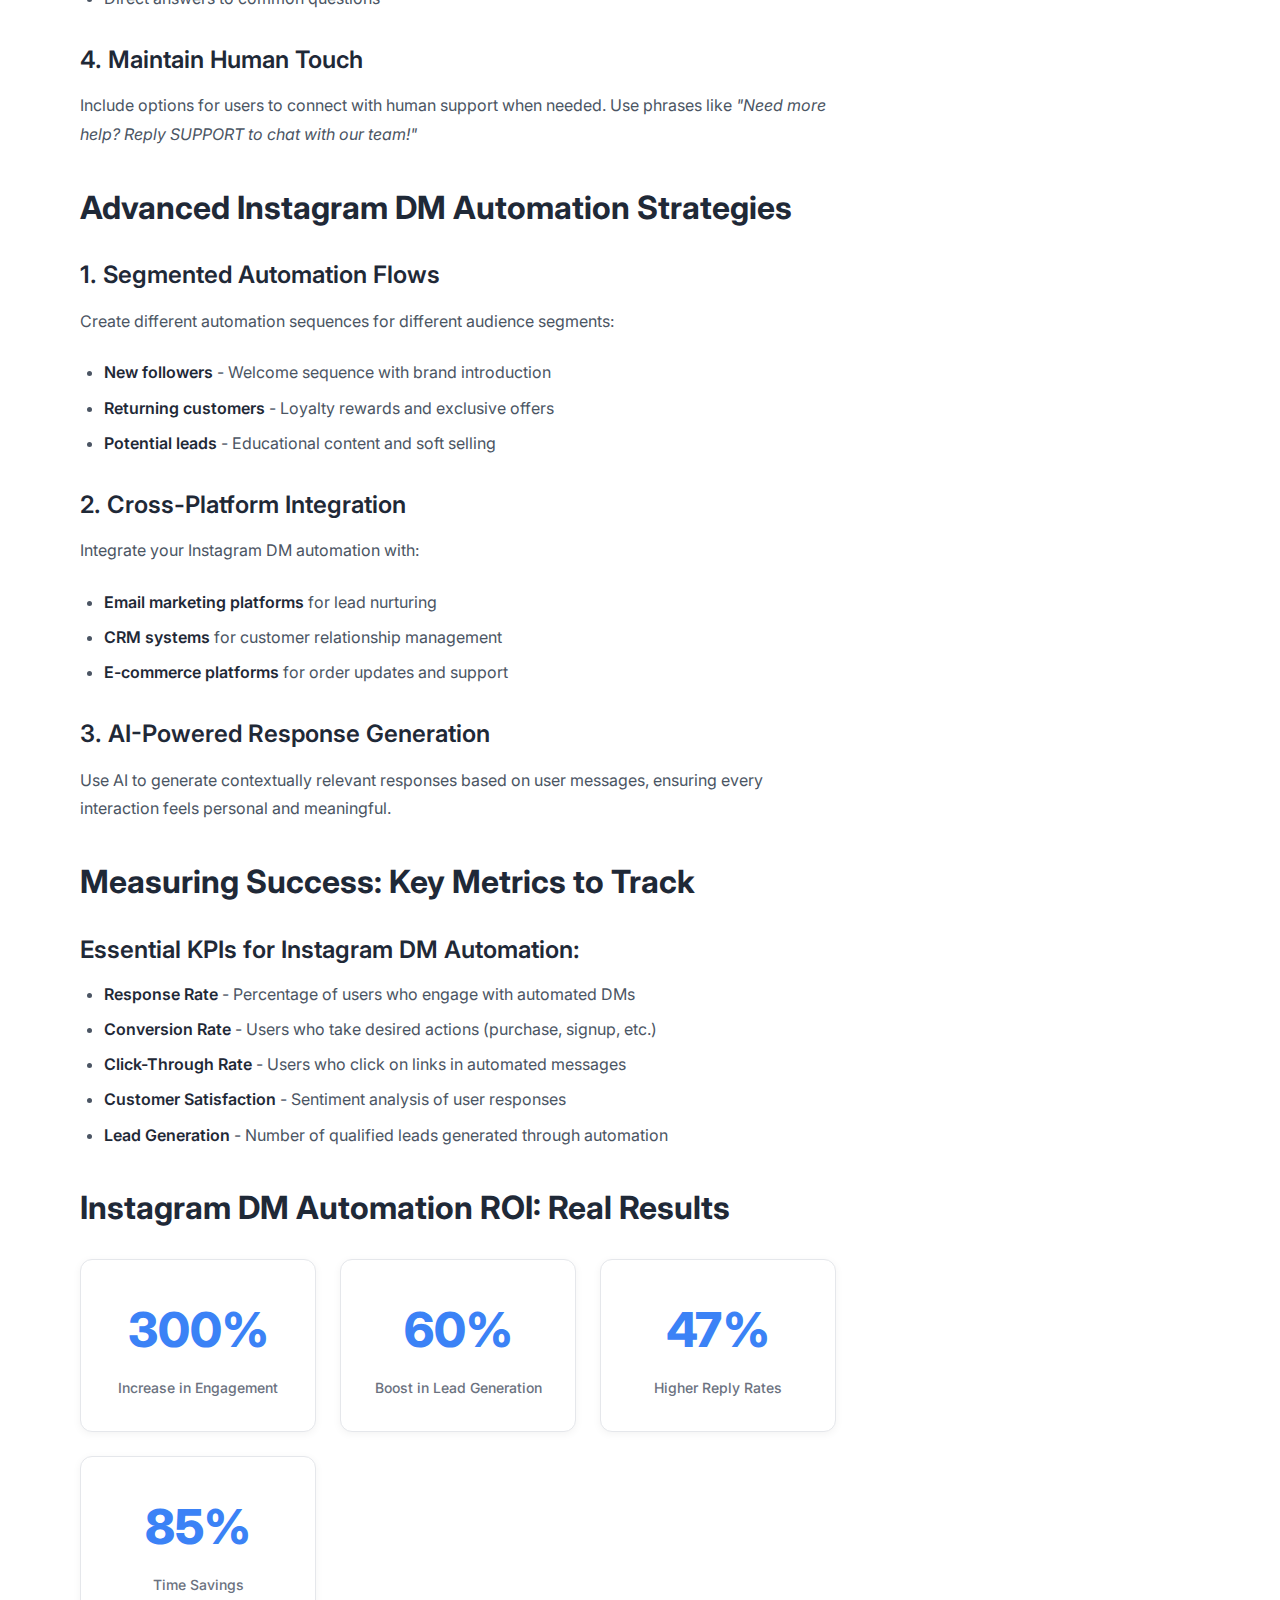
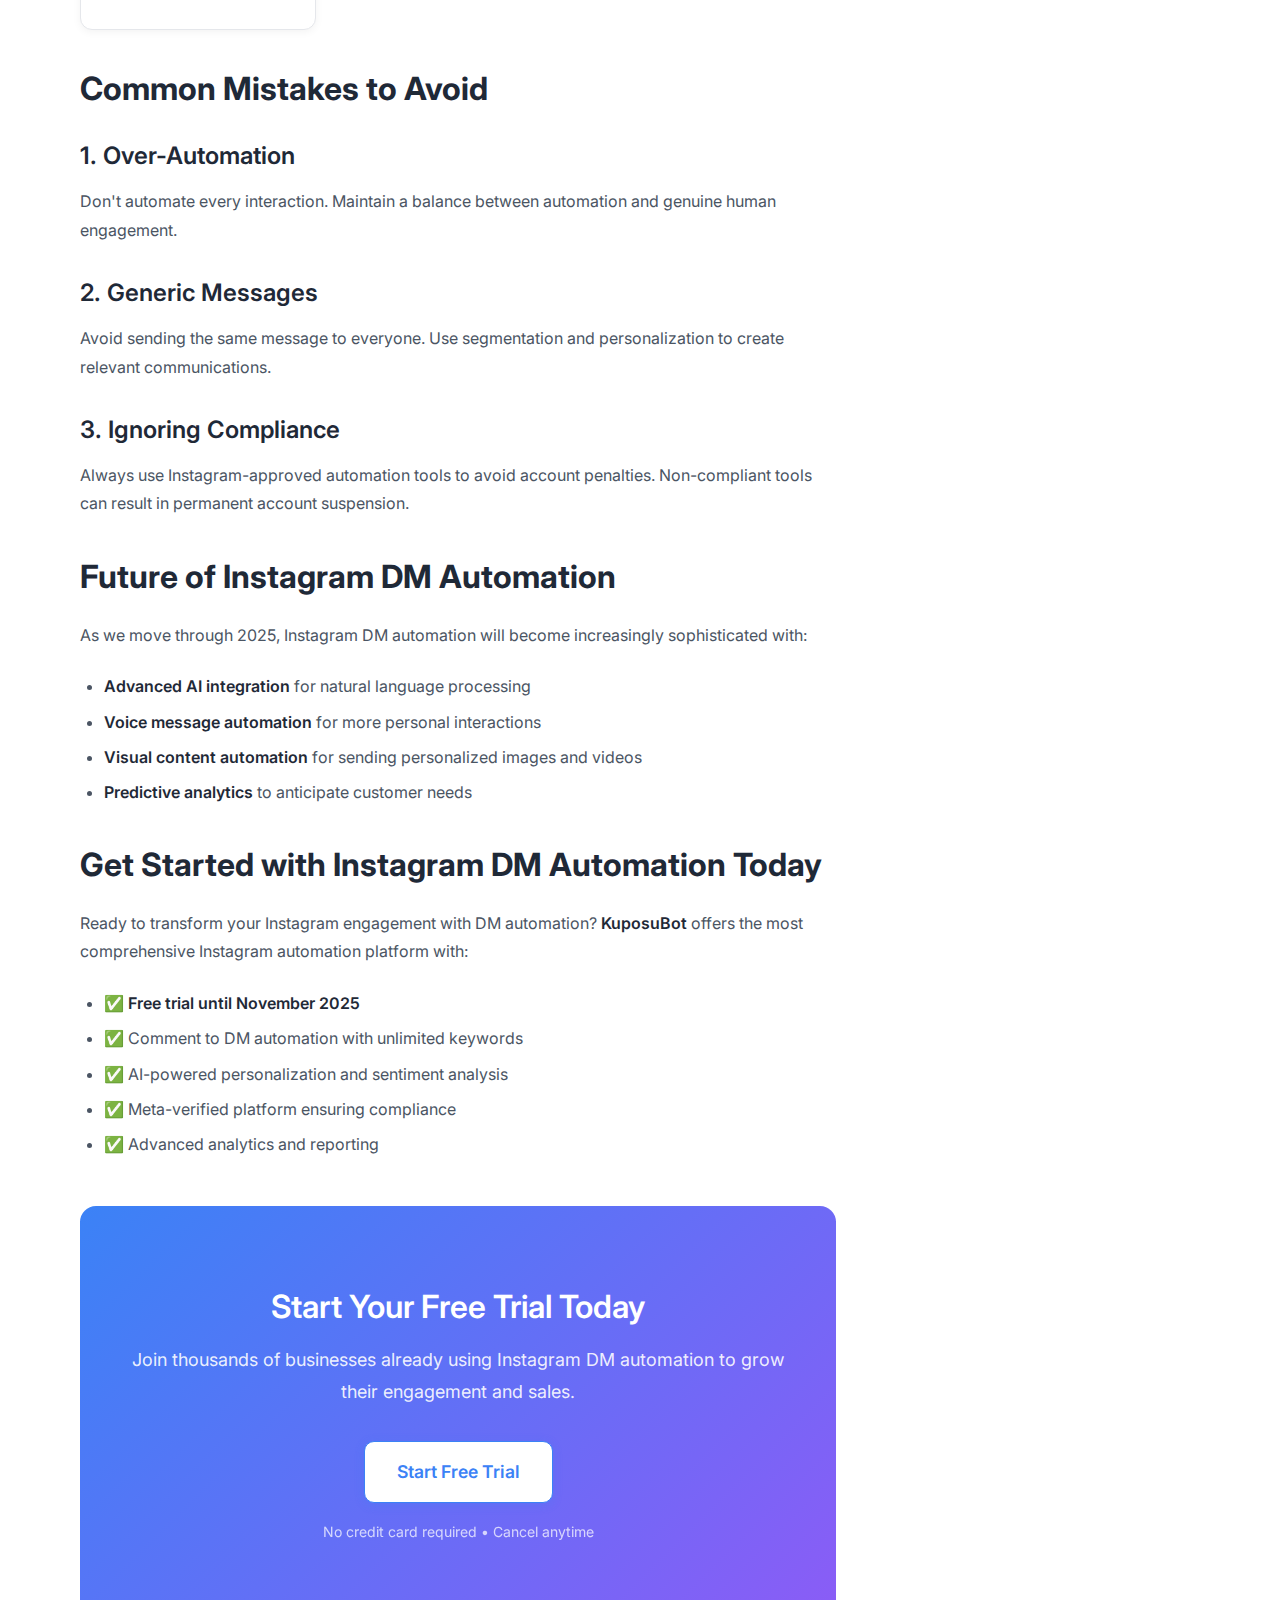
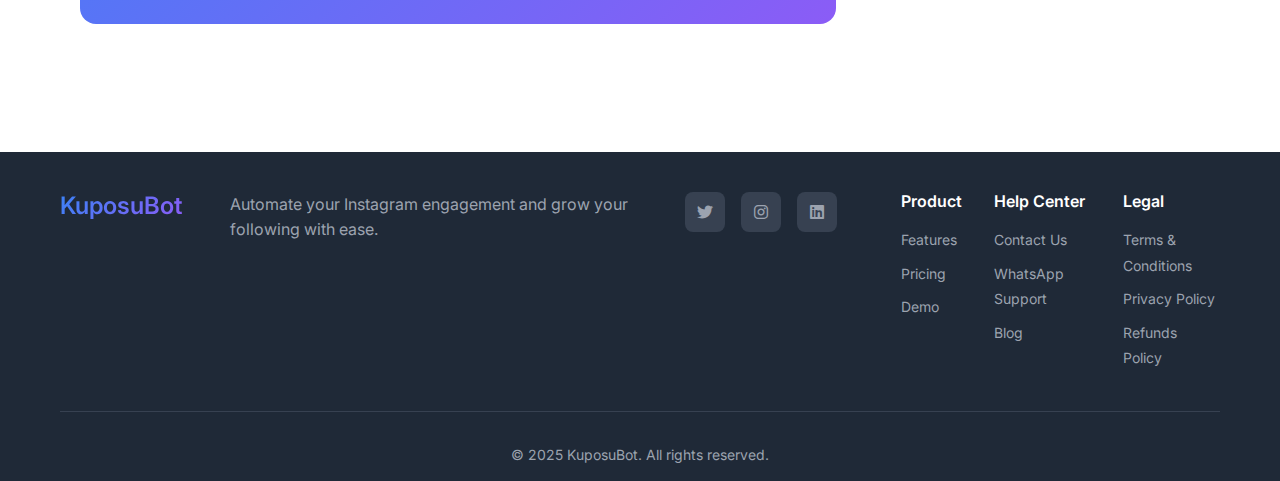
<file: instagram-dm-automation-guide.html>
<!DOCTYPE html>
<html lang="en">
<head>
    <meta charset="UTF-8">
    <meta name="viewport" content="width=device-width, initial-scale=1.0">
    
    <!-- Primary Meta Tags -->
    <title>Instagram DM Automation Guide 2025: Best Tools & Strategies for Comment to DM Links | KuposuBot</title>
    <meta name="title" content="Instagram DM Automation Guide 2025: Best Tools & Strategies for Comment to DM Links | KuposuBot">
    <meta name="description" content="Complete guide to Instagram DM automation in 2025. Learn comment to DM automation, best tools, strategies, and how to increase engagement with automated direct messages. Compare top Instagram automation tools.">
    <meta name="keywords" content="Instagram DM automation, comment to DM automation, Instagram automated messages, Instagram direct message tools, Instagram automation 2025, DM automation tools, Instagram chatbot, automated Instagram responses, Instagram marketing automation, comment automation Instagram">
    <meta name="author" content="KuposuBot">
    <meta name="robots" content="index, follow">
    <meta name="language" content="English">
    <meta name="revisit-after" content="7 days">
    
    <!-- Open Graph / Facebook -->
    <meta property="og:type" content="article">
    <meta property="og:url" content="https://kuposu.co/instagram-dm-automation-guide">
    <meta property="og:title" content="Instagram DM Automation Guide 2025: Best Tools & Strategies for Comment to DM Links">
    <meta property="og:description" content="Master Instagram DM automation with our comprehensive 2025 guide. Learn comment to DM automation, top tools comparison, and proven strategies to boost engagement.">
    <meta property="og:image" content="https://kuposu.co/images/instagram-dm-automation-guide.jpg">
    <meta property="og:image:width" content="1200">
    <meta property="og:image:height" content="630">
    <meta property="og:site_name" content="KuposuBot">
    <meta property="og:locale" content="en_US">
    <meta property="article:author" content="KuposuBot">
    <meta property="article:published_time" content="2025-01-15T10:00:00Z">
    <meta property="article:modified_time" content="2025-01-15T10:00:00Z">
    <meta property="article:section" content="Instagram Marketing">
    <meta property="article:tag" content="Instagram Automation">
    
    <!-- Twitter -->
    <meta property="twitter:card" content="summary_large_image">
    <meta property="twitter:url" content="https://kuposu.co/instagram-dm-automation-guide">
    <meta property="twitter:title" content="Instagram DM Automation Guide 2025: Best Tools & Strategies">
    <meta property="twitter:description" content="Complete guide to Instagram DM automation. Learn comment to DM tools, automation strategies, and boost your Instagram engagement in 2025.">
    <meta property="twitter:image" content="https://kuposu.co/images/instagram-dm-automation-guide-twitter.jpg">
    <meta property="twitter:creator" content="@KuposuBot">
    <meta property="twitter:site" content="@KuposuBot">
    
    <!-- Canonical URL -->
    <link rel="canonical" href="https://kuposu.co/instagram-dm-automation-guide">
    
    <!-- Favicon -->
    <link rel="icon" type="image/x-icon" href="/favicon.ico">
    <link rel="apple-touch-icon" sizes="180x180" href="/apple-touch-icon.png">
    <link rel="icon" type="image/png" sizes="32x32" href="/favicon-32x32.png">
    <link rel="icon" type="image/png" sizes="16x16" href="/favicon-16x16.png">
    
    <!-- Theme Color -->
    <meta name="theme-color" content="#3b82f6">
    
    <!-- Preconnect for performance -->
    <link rel="preconnect" href="https://fonts.googleapis.com">
    <link rel="preconnect" href="https://fonts.gstatic.com" crossorigin>
    
    <!-- Stylesheets -->
    <link rel="stylesheet" href="styles.css">
    <link href="https://fonts.googleapis.com/css2?family=Inter:wght@300;400;500;600;700&display=swap" rel="stylesheet">
    <link rel="stylesheet" href="https://cdnjs.cloudflare.com/ajax/libs/font-awesome/6.0.0/css/all.min.css">
    
    <!-- Structured Data -->
    <script type="application/ld+json">
    {
        "@context": "https://schema.org",
        "@type": "Article",
        "headline": "Instagram DM Automation Guide 2025: Best Tools & Strategies for Comment to DM Links",
        "description": "Complete guide to Instagram DM automation in 2025. Learn comment to DM automation, best tools, strategies, and how to increase engagement with automated direct messages.",
        "image": "https://kuposu.co/images/instagram-dm-automation-guide.jpg",
        "author": {
            "@type": "Organization",
            "name": "KuposuBot",
            "url": "https://kuposu.co"
        },
        "publisher": {
            "@type": "Organization",
            "name": "KuposuBot",
            "logo": {
                "@type": "ImageObject",
                "url": "https://kuposu.co/images/kuposubot-logo.png"
            }
        },
        "datePublished": "2025-01-15T10:00:00Z",
        "dateModified": "2025-01-15T10:00:00Z",
        "mainEntityOfPage": {
            "@type": "WebPage",
            "@id": "https://kuposu.co/instagram-dm-automation-guide"
        },
        "articleSection": "Instagram Marketing",
        "keywords": "Instagram DM automation, comment to DM automation, Instagram automated messages, Instagram direct message tools, Instagram automation 2025",
        "wordCount": 2500,
        "articleBody": "Instagram DM automation has become essential for businesses looking to scale their customer engagement and lead generation efforts in 2025..."
    }
    </script>

    <script type="application/ld+json">
    {
        "@context": "https://schema.org",
        "@type": "HowTo",
        "name": "How to Set Up Instagram DM Automation",
        "description": "Step-by-step guide to setting up Instagram DM automation for comment to DM campaigns",
        "image": "https://kuposu.co/images/instagram-dm-setup-guide.jpg",
        "totalTime": "PT15M",
        "estimatedCost": {
            "@type": "MonetaryAmount",
            "currency": "INR",
            "value": "0"
        },
        "step": [
            {
                "@type": "HowToStep",
                "name": "Connect Instagram Account",
                "text": "Connect your Instagram business account using official Meta APIs for secure authentication.",
                "image": "https://kuposu.co/images/step1-connect-instagram.jpg"
            },
            {
                "@type": "HowToStep",
                "name": "Set Up Comment Triggers",
                "text": "Configure keyword triggers that will automatically send DMs when users comment with specific words.",
                "image": "https://kuposu.co/images/step2-setup-triggers.jpg"
            },
            {
                "@type": "HowToStep",
                "name": "Create DM Templates",
                "text": "Design personalized DM templates with product links, catalogs, or promotional content.",
                "image": "https://kuposu.co/images/step3-dm-templates.jpg"
            },
            {
                "@type": "HowToStep",
                "name": "Test and Launch",
                "text": "Test your automation workflow and launch your comment to DM campaigns.",
                "image": "https://kuposu.co/images/step4-test-launch.jpg"
            }
        ]
    }
    </script>
</head>
<body>
    <!-- Header -->
    <header class="header">
        <nav class="nav">
            <div class="nav-container">
                <div class="nav-brand">
                    <a href="index.html"><h2>KuposuBot</h2></a>
                </div>
                <ul class="nav-menu">
                    <li><a href="index.html#features">Features</a></li>
                    <li><a href="index.html#pricing">Pricing</a></li>
                    <li><a href="blog.html">Blog</a></li>
                    <li><a href="index.html#contact">Contact</a></li>
                </ul>
                <div class="nav-actions">
                    <a href="#login" class="btn btn-outline">Login</a>
                    <a href="#signup" class="btn btn-primary">Get Started</a>
                </div>
                <div class="hamburger">
                    <span></span>
                    <span></span>
                    <span></span>
                </div>
            </div>
        </nav>
    </header>

    <main>
        <!-- Breadcrumb -->
        <section class="breadcrumb">
            <div class="container">
                <nav aria-label="Breadcrumb">
                    <ol class="breadcrumb-list">
                        <li><a href="index.html">Home</a></li>
                        <li><a href="blog.html">Blog</a></li>
                        <li class="current">Instagram DM Automation Guide 2025</li>
                    </ol>
                </nav>
            </div>
        </section>

        <!-- Article Header -->
        <section class="article-header">
            <div class="container">
                <div class="article-meta">
                    <span class="category">Instagram Marketing</span>
                    <span class="date">January 15, 2025</span>
                    <span class="read-time">12 min read</span>
                </div>
                <h1>Instagram DM Automation Guide 2025: Best Tools & Strategies for Comment to DM Links</h1>
                <p class="article-excerpt">Master Instagram DM automation with our comprehensive guide. Learn how to set up comment to DM campaigns, compare top automation tools, and implement proven strategies that increase engagement by up to 300%.</p>
                <div class="article-author">
                    <div class="author-avatar">KB</div>
                    <div class="author-info">
                        <span class="author-name">KuposuBot Team</span>
                        <span class="author-title">Instagram Automation Experts</span>
                    </div>
                </div>
            </div>
        </section>

        <!-- Article Content -->
        <article class="article-content">
            <div class="container">
                <div class="content-wrapper">
                    <div class="article-body">
                        <h2>Why Instagram DM Automation is Essential in 2025</h2>
                        <p>Instagram DM automation has evolved from a nice-to-have feature to an absolute necessity for businesses in 2025. With over <strong>2 billion monthly active users</strong> and <strong>75% of consumers expecting responses within 24 hours</strong>, manual DM management is no longer sustainable.</p>

                        <blockquote>
                            <p>"Instagram DM automation tools are no longer just an option—they're a necessity for businesses aiming to stay competitive in 2025." - Social Media Marketing Institute</p>
                        </blockquote>

                        <p>The rise of <strong>comment to DM automation</strong> has revolutionized how brands engage with their audience, turning every comment into a potential lead generation opportunity.</p>

                        <h2>What is Instagram DM Automation?</h2>
                        <p><strong>Instagram DM automation</strong> refers to the use of tools and software to automatically send direct messages to users based on specific triggers, such as:</p>

                        <ul>
                            <li><strong>Comment triggers</strong> - Automatically DM users who comment with specific keywords</li>
                            <li><strong>Story replies</strong> - Respond to Instagram story interactions automatically</li>
                            <li><strong>Follow triggers</strong> - Send welcome messages to new followers</li>
                            <li><strong>Keyword-based responses</strong> - AI-powered replies based on message content</li>
                            <li><strong>Product catalog sharing</strong> - Automatically send product links or catalogs</li>
                        </ul>

                        <h2>Top Instagram DM Automation Tools in 2025</h2>

                        <h3>1. KuposuBot - Best for Comment to DM Automation</h3>
                        <div class="tool-comparison">
                            <div class="tool-features">
                                <h4>Key Features:</h4>
                                <ul>
                                    <li>✅ <strong>Comment to DM automation</strong> with unlimited keywords</li>
                                    <li>✅ <strong>AI-powered personalization</strong> using customer data</li>
                                    <li>✅ <strong>Story automation</strong> for story replies and interactions</li>
                                    <li>✅ <strong>Advanced analytics</strong> with sentiment analysis</li>
                                    <li>✅ <strong>Meta-verified platform</strong> ensuring compliance</li>
                                    <li>✅ <strong>Unlimited DMs</strong> for Pro users</li>
                                </ul>
                                <div class="pricing-info">
                                    <strong>Pricing:</strong> Free trial until November 2025, then ₹4,999/year
                                </div>
                            </div>
                        </div>

                        <h3>2. ManyChat - Multi-Platform Solution</h3>
                        <div class="tool-comparison">
                            <div class="tool-features">
                                <h4>Key Features:</h4>
                                <ul>
                                    <li>✅ Drag-and-drop chatbot builder</li>
                                    <li>✅ Multi-platform support (Instagram + Facebook)</li>
                                    <li>✅ Visual flow builder for complex automations</li>
                                    <li>❌ Limited Instagram-specific features</li>
                                    <li>❌ Higher learning curve</li>
                                </ul>
                                <div class="pricing-info">
                                    <strong>Pricing:</strong> $15-$45/month
                                </div>
                            </div>
                        </div>

                        <h3>3. LinktoDM - Instagram-First Approach</h3>
                        <div class="tool-comparison">
                            <div class="tool-features">
                                <h4>Key Features:</h4>
                                <ul>
                                    <li>✅ Comment-to-DM automation</li>
                                    <li>✅ 'Ask to Follow' feature</li>
                                    <li>✅ Story automation</li>
                                    <li>✅ Backtrack for missed comments</li>
                                    <li>❌ Limited analytics capabilities</li>
                                </ul>
                                <div class="pricing-info">
                                    <strong>Pricing:</strong> $19-$79/month
                                </div>
                            </div>
                        </div>

                        <h2>How to Set Up Instagram DM Automation: Step-by-Step Guide</h2>

                        <h3>Step 1: Choose Your Automation Tool</h3>
                        <p>Select a <strong>Meta-verified Instagram automation platform</strong> to ensure compliance with Instagram's 2025 guidelines. Tools like KuposuBot offer official API integration, reducing the risk of account penalties.</p>

                        <h3>Step 2: Connect Your Instagram Business Account</h3>
                        <p>Most automation tools require an <strong>Instagram Business Account</strong> for full functionality. Connect your account using official Meta APIs for secure authentication.</p>

                        <div class="warning-box">
                            <h4>⚠️ Important Compliance Note</h4>
                            <p>In 2025, Instagram is stricter than ever about third-party access. Using non-compliant tools can result in <strong>account bans or penalties</strong>. Always choose Meta-verified platforms.</p>
                        </div>

                        <h3>Step 3: Set Up Comment Triggers</h3>
                        <p>Configure <strong>keyword triggers</strong> that will automatically send DMs when users comment with specific words like:</p>
                        <ul>
                            <li>"INFO" - Send product information</li>
                            <li>"LINK" - Share website or product links</li>
                            <li>"PRICE" - Provide pricing details</li>
                            <li>"CATALOG" - Send full product catalog</li>
                        </ul>

                        <h3>Step 4: Create Personalized DM Templates</h3>
                        <p>Design <strong>personalized DM templates</strong> that feel natural and provide value:</p>

                        <div class="example-box">
                            <h4>Example DM Template:</h4>
                            <p><em>"Hi [Name]! 👋 Thanks for commenting on our summer collection post! Here's the direct link to shop: kuposu.co/summer 🌞 Plus, use code SUMMER20 for 20% off your first order! Any questions? I'm here to help! ✨"</em></p>
                        </div>

                        <h2>Best Practices for Instagram DM Automation</h2>

                        <h3>1. Personalization is Key</h3>
                        <p>Use customer data like names, location, or previous interactions to create <strong>personalized automated messages</strong>. Studies show personalized messages increase engagement by <strong>26%</strong>.</p>

                        <h3>2. Timing Matters</h3>
                        <p>Set up your automation to respond within <strong>5-15 minutes</strong> of user interactions. This creates the impression of real-time engagement while maintaining authenticity.</p>

                        <h3>3. Provide Immediate Value</h3>
                        <p>Every automated DM should provide immediate value:</p>
                        <ul>
                            <li>Product links or catalogs</li>
                            <li>Exclusive discount codes</li>
                            <li>Free resources or guides</li>
                            <li>Direct answers to common questions</li>
                        </ul>

                        <h3>4. Maintain Human Touch</h3>
                        <p>Include options for users to connect with human support when needed. Use phrases like <em>"Need more help? Reply SUPPORT to chat with our team!"</em></p>

                        <h2>Advanced Instagram DM Automation Strategies</h2>

                        <h3>1. Segmented Automation Flows</h3>
                        <p>Create different automation sequences for different audience segments:</p>
                        <ul>
                            <li><strong>New followers</strong> - Welcome sequence with brand introduction</li>
                            <li><strong>Returning customers</strong> - Loyalty rewards and exclusive offers</li>
                            <li><strong>Potential leads</strong> - Educational content and soft selling</li>
                        </ul>

                        <h3>2. Cross-Platform Integration</h3>
                        <p>Integrate your Instagram DM automation with:</p>
                        <ul>
                            <li><strong>Email marketing platforms</strong> for lead nurturing</li>
                            <li><strong>CRM systems</strong> for customer relationship management</li>
                            <li><strong>E-commerce platforms</strong> for order updates and support</li>
                        </ul>

                        <h3>3. AI-Powered Response Generation</h3>
                        <p>Use AI to generate contextually relevant responses based on user messages, ensuring every interaction feels personal and meaningful.</p>

                        <h2>Measuring Success: Key Metrics to Track</h2>

                        <h3>Essential KPIs for Instagram DM Automation:</h3>
                        <ul>
                            <li><strong>Response Rate</strong> - Percentage of users who engage with automated DMs</li>
                            <li><strong>Conversion Rate</strong> - Users who take desired actions (purchase, signup, etc.)</li>
                            <li><strong>Click-Through Rate</strong> - Users who click on links in automated messages</li>
                            <li><strong>Customer Satisfaction</strong> - Sentiment analysis of user responses</li>
                            <li><strong>Lead Generation</strong> - Number of qualified leads generated through automation</li>
                        </ul>

                        <h2>Instagram DM Automation ROI: Real Results</h2>
                        <div class="stats-grid">
                            <div class="stat-card">
                                <div class="stat-number">300%</div>
                                <div class="stat-label">Increase in Engagement</div>
                            </div>
                            <div class="stat-card">
                                <div class="stat-number">60%</div>
                                <div class="stat-label">Boost in Lead Generation</div>
                            </div>
                            <div class="stat-card">
                                <div class="stat-number">47%</div>
                                <div class="stat-label">Higher Reply Rates</div>
                            </div>
                            <div class="stat-card">
                                <div class="stat-number">85%</div>
                                <div class="stat-label">Time Savings</div>
                            </div>
                        </div>

                        <h2>Common Mistakes to Avoid</h2>

                        <h3>1. Over-Automation</h3>
                        <p>Don't automate every interaction. Maintain a balance between automation and genuine human engagement.</p>

                        <h3>2. Generic Messages</h3>
                        <p>Avoid sending the same message to everyone. Use segmentation and personalization to create relevant communications.</p>

                        <h3>3. Ignoring Compliance</h3>
                        <p>Always use Instagram-approved automation tools to avoid account penalties. Non-compliant tools can result in permanent account suspension.</p>

                        <h2>Future of Instagram DM Automation</h2>
                        <p>As we move through 2025, Instagram DM automation will become increasingly sophisticated with:</p>
                        <ul>
                            <li><strong>Advanced AI integration</strong> for natural language processing</li>
                            <li><strong>Voice message automation</strong> for more personal interactions</li>
                            <li><strong>Visual content automation</strong> for sending personalized images and videos</li>
                            <li><strong>Predictive analytics</strong> to anticipate customer needs</li>
                        </ul>

                        <h2>Get Started with Instagram DM Automation Today</h2>
                        <p>Ready to transform your Instagram engagement with DM automation? <strong>KuposuBot</strong> offers the most comprehensive Instagram automation platform with:</p>

                        <ul>
                            <li>✅ <strong>Free trial until November 2025</strong></li>
                            <li>✅ Comment to DM automation with unlimited keywords</li>
                            <li>✅ AI-powered personalization and sentiment analysis</li>
                            <li>✅ Meta-verified platform ensuring compliance</li>
                            <li>✅ Advanced analytics and reporting</li>
                        </ul>

                        <div class="cta-section">
                            <h3>Start Your Free Trial Today</h3>
                            <p>Join thousands of businesses already using Instagram DM automation to grow their engagement and sales.</p>
                            <a href="index.html#signup" class="btn btn-primary btn-large">Start Free Trial</a>
                            <p class="cta-note">No credit card required • Cancel anytime</p>
                        </div>
                    </div>

                    <!-- Sidebar -->
                    <aside class="article-sidebar">
                        <div class="sidebar-section">
                            <h4>Table of Contents</h4>
                            <ul class="toc-list">
                                <li><a href="#why-dm-automation">Why Instagram DM Automation is Essential</a></li>
                                <li><a href="#what-is-dm-automation">What is Instagram DM Automation?</a></li>
                                <li><a href="#top-tools">Top Instagram DM Automation Tools</a></li>
                                <li><a href="#setup-guide">Step-by-Step Setup Guide</a></li>
                                <li><a href="#best-practices">Best Practices</a></li>
                                <li><a href="#advanced-strategies">Advanced Strategies</a></li>
                                <li><a href="#measuring-success">Measuring Success</a></li>
                            </ul>
                        </div>

                        <div class="sidebar-section">
                            <h4>Related Articles</h4>
                            <div class="related-articles">
                                <article class="related-article">
                                    <h5><a href="linkedin-automation-guide.html">LinkedIn Automation Guide 2025</a></h5>
                                    <span class="read-time">10 min read</span>
                                </article>
                                <article class="related-article">
                                    <h5><a href="#">Instagram Marketing Trends 2025</a></h5>
                                    <span class="read-time">8 min read</span>
                                </article>
                            </div>
                        </div>

                        <div class="sidebar-section cta-widget">
                            <h4>Ready to Automate?</h4>
                            <p>Get started with KuposuBot's Instagram DM automation today.</p>
                            <a href="index.html#signup" class="btn btn-primary btn-small">Start Free Trial</a>
                        </div>
                    </aside>
                </div>
            </div>
        </article>
    </main>

    <!-- Footer -->
    <footer class="footer">
        <div class="container">
            <div class="footer-content">
                <div class="footer-brand">
                    <h3>KuposuBot</h3>
                    <p>Automate your Instagram engagement and grow your following with ease.</p>
                    <div class="social-links">
                        <a href="#" aria-label="Twitter"><i class="fab fa-twitter"></i></a>
                        <a href="#" aria-label="Instagram"><i class="fab fa-instagram"></i></a>
                        <a href="#" aria-label="LinkedIn"><i class="fab fa-linkedin"></i></a>
                    </div>
                </div>
                <div class="footer-links">
                    <div class="footer-column">
                        <h4>Product</h4>
                        <ul>
                            <li><a href="index.html#features">Features</a></li>
                            <li><a href="index.html#pricing">Pricing</a></li>
                            <li><a href="index.html#demo">Demo</a></li>
                        </ul>
                    </div>
                    <div class="footer-column">
                        <h4>Help Center</h4>
                        <ul>
                            <li><a href="index.html#contact">Contact Us</a></li>
                            <li><a href="https://wa.me/919535577330">WhatsApp Support</a></li>
                            <li><a href="blog.html">Blog</a></li>
                        </ul>
                    </div>
                    <div class="footer-column">
                        <h4>Legal</h4>
                        <ul>
                            <li><a href="terms.html">Terms & Conditions</a></li>
                            <li><a href="privacy.html">Privacy Policy</a></li>
                            <li><a href="refunds.html">Refunds Policy</a></li>
                        </ul>
                    </div>
                </div>
            </div>
            <div class="footer-bottom">
                <p>&copy; 2025 KuposuBot. All rights reserved.</p>
            </div>
        </div>
    </footer>

    <script src="script.js"></script>
</body>
</html>
</file>
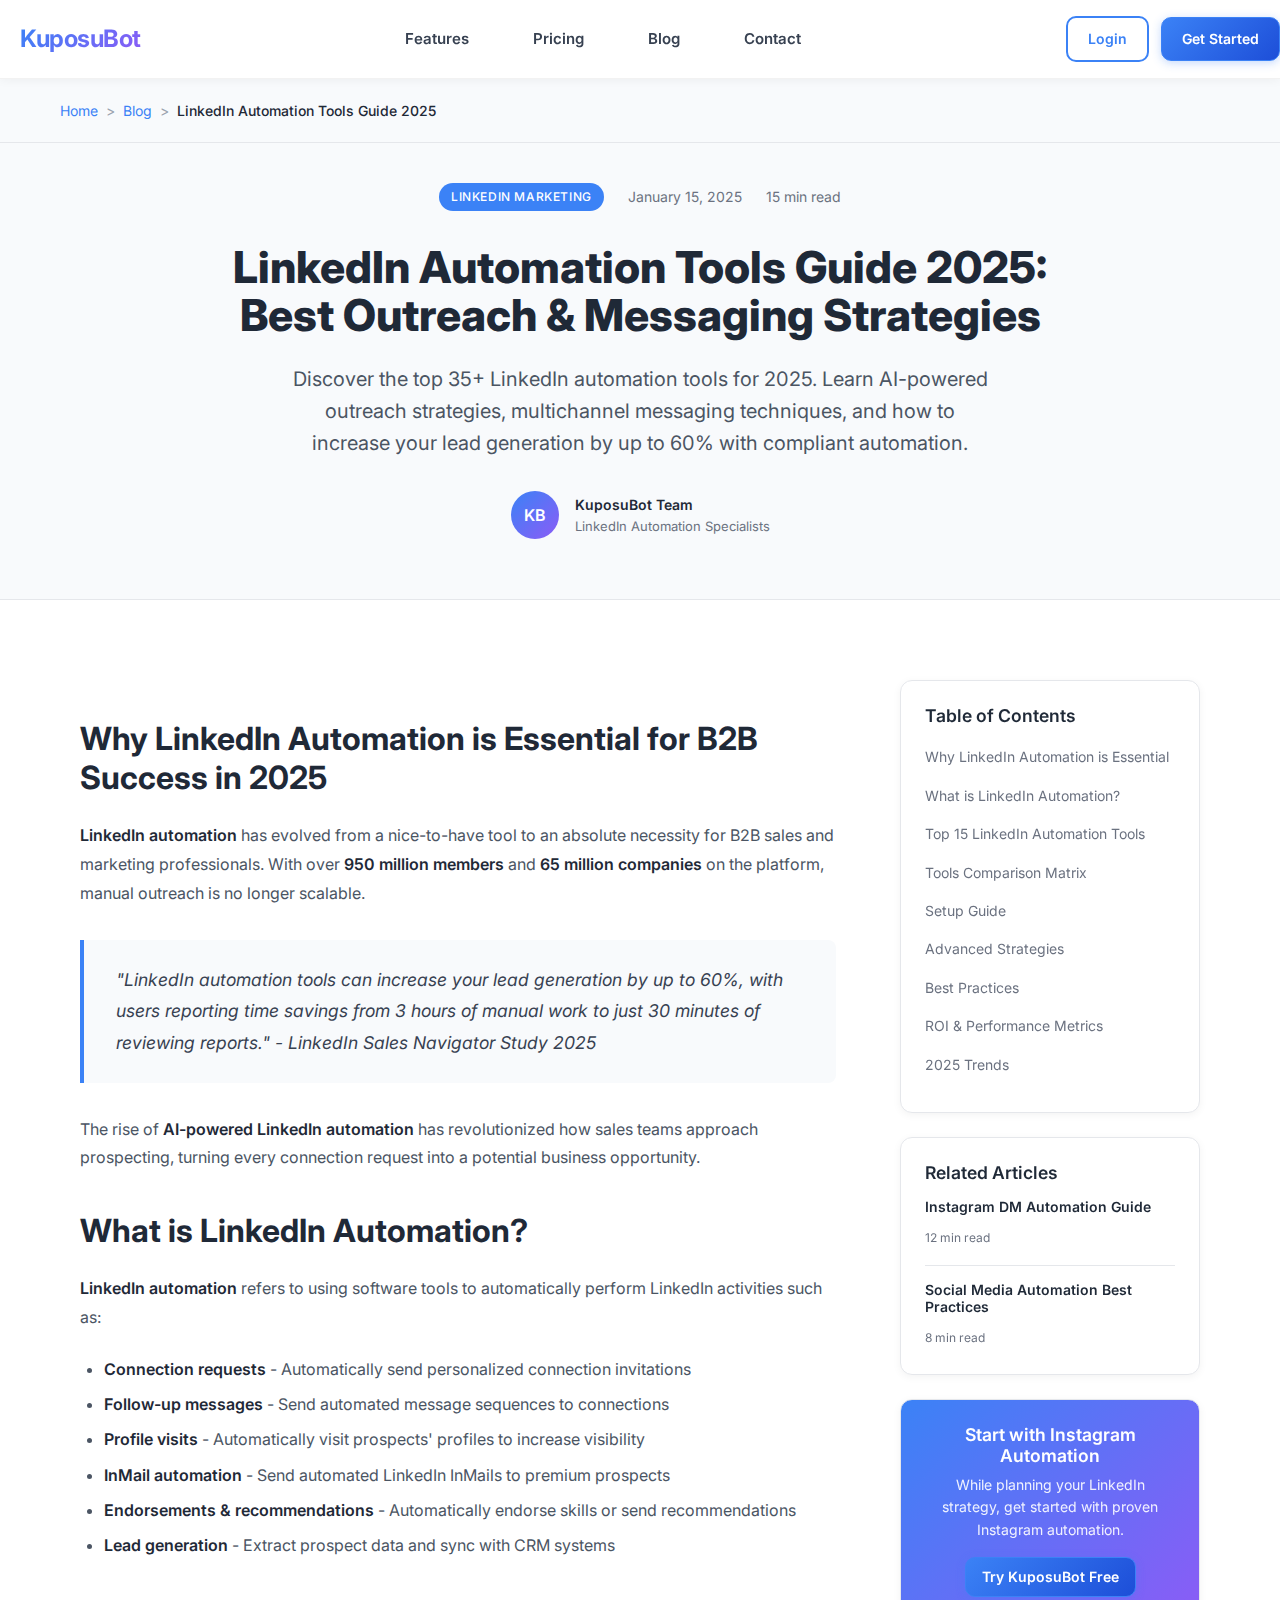
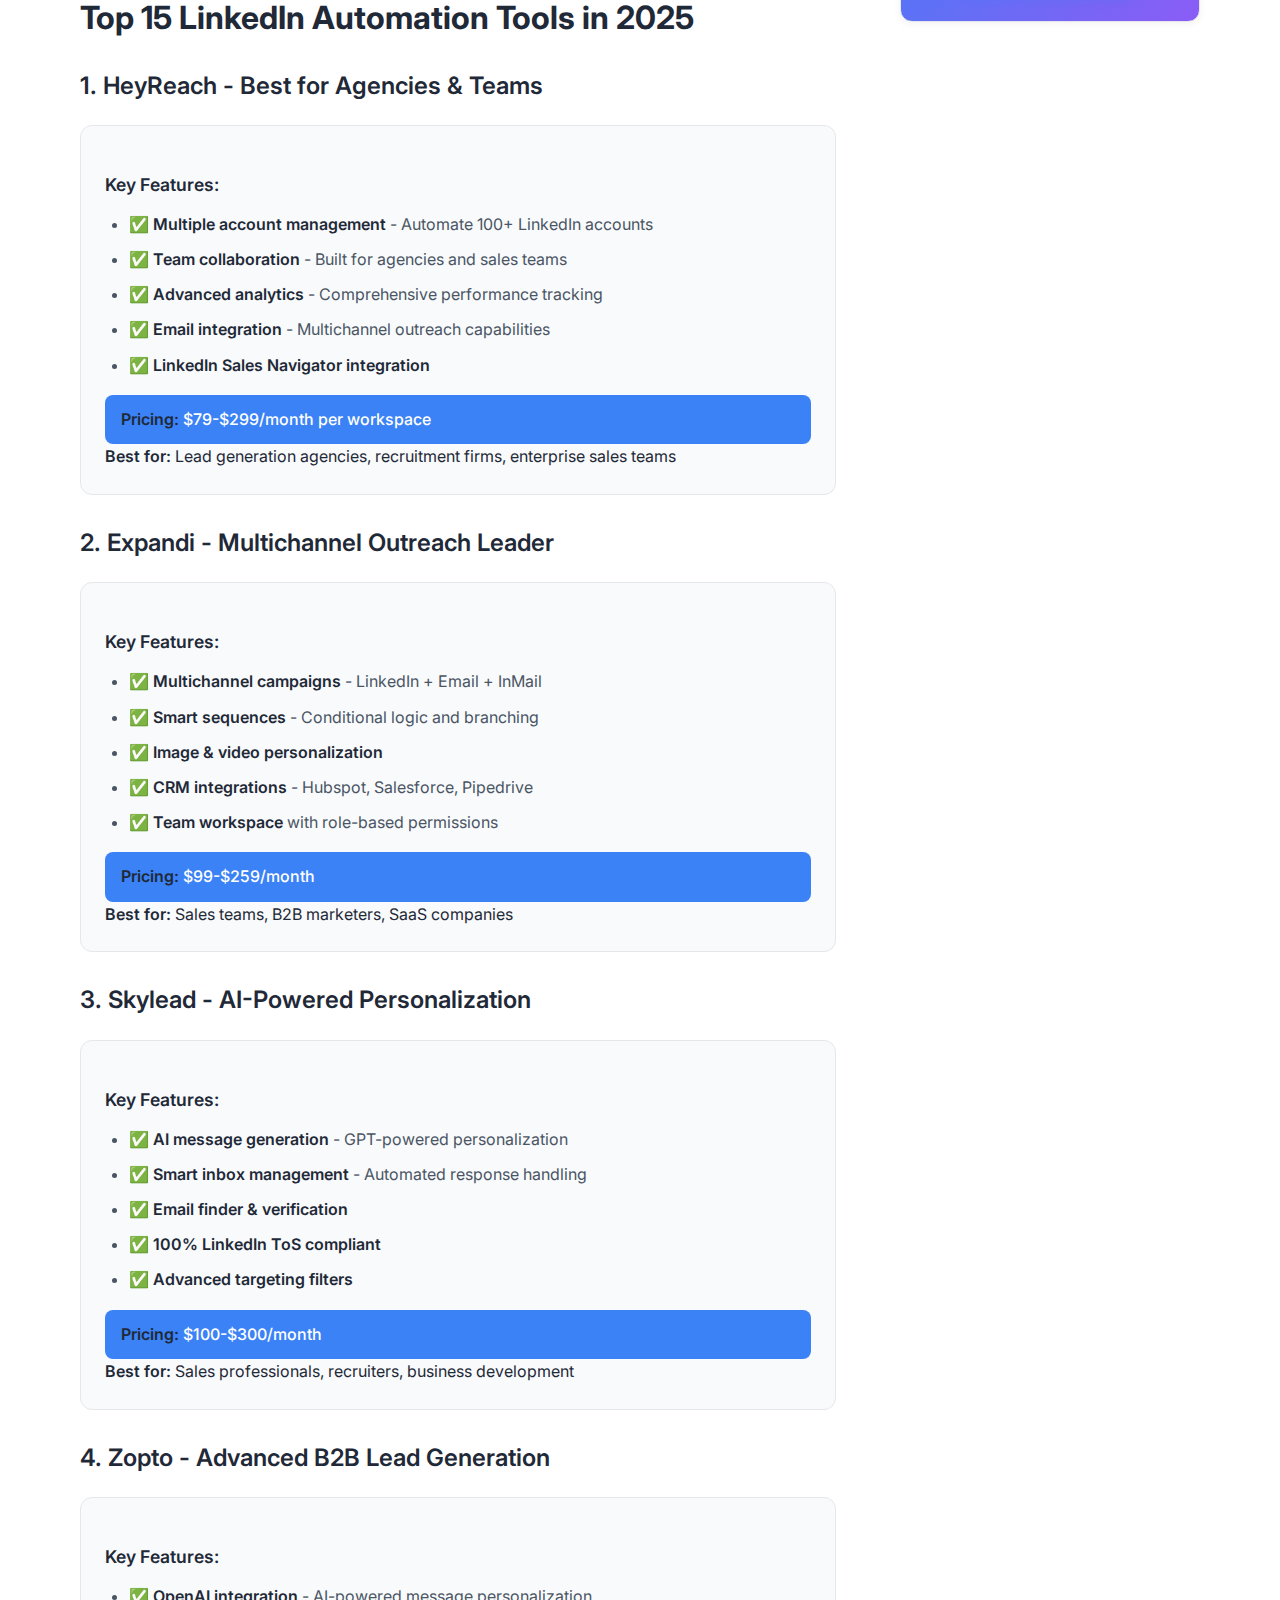
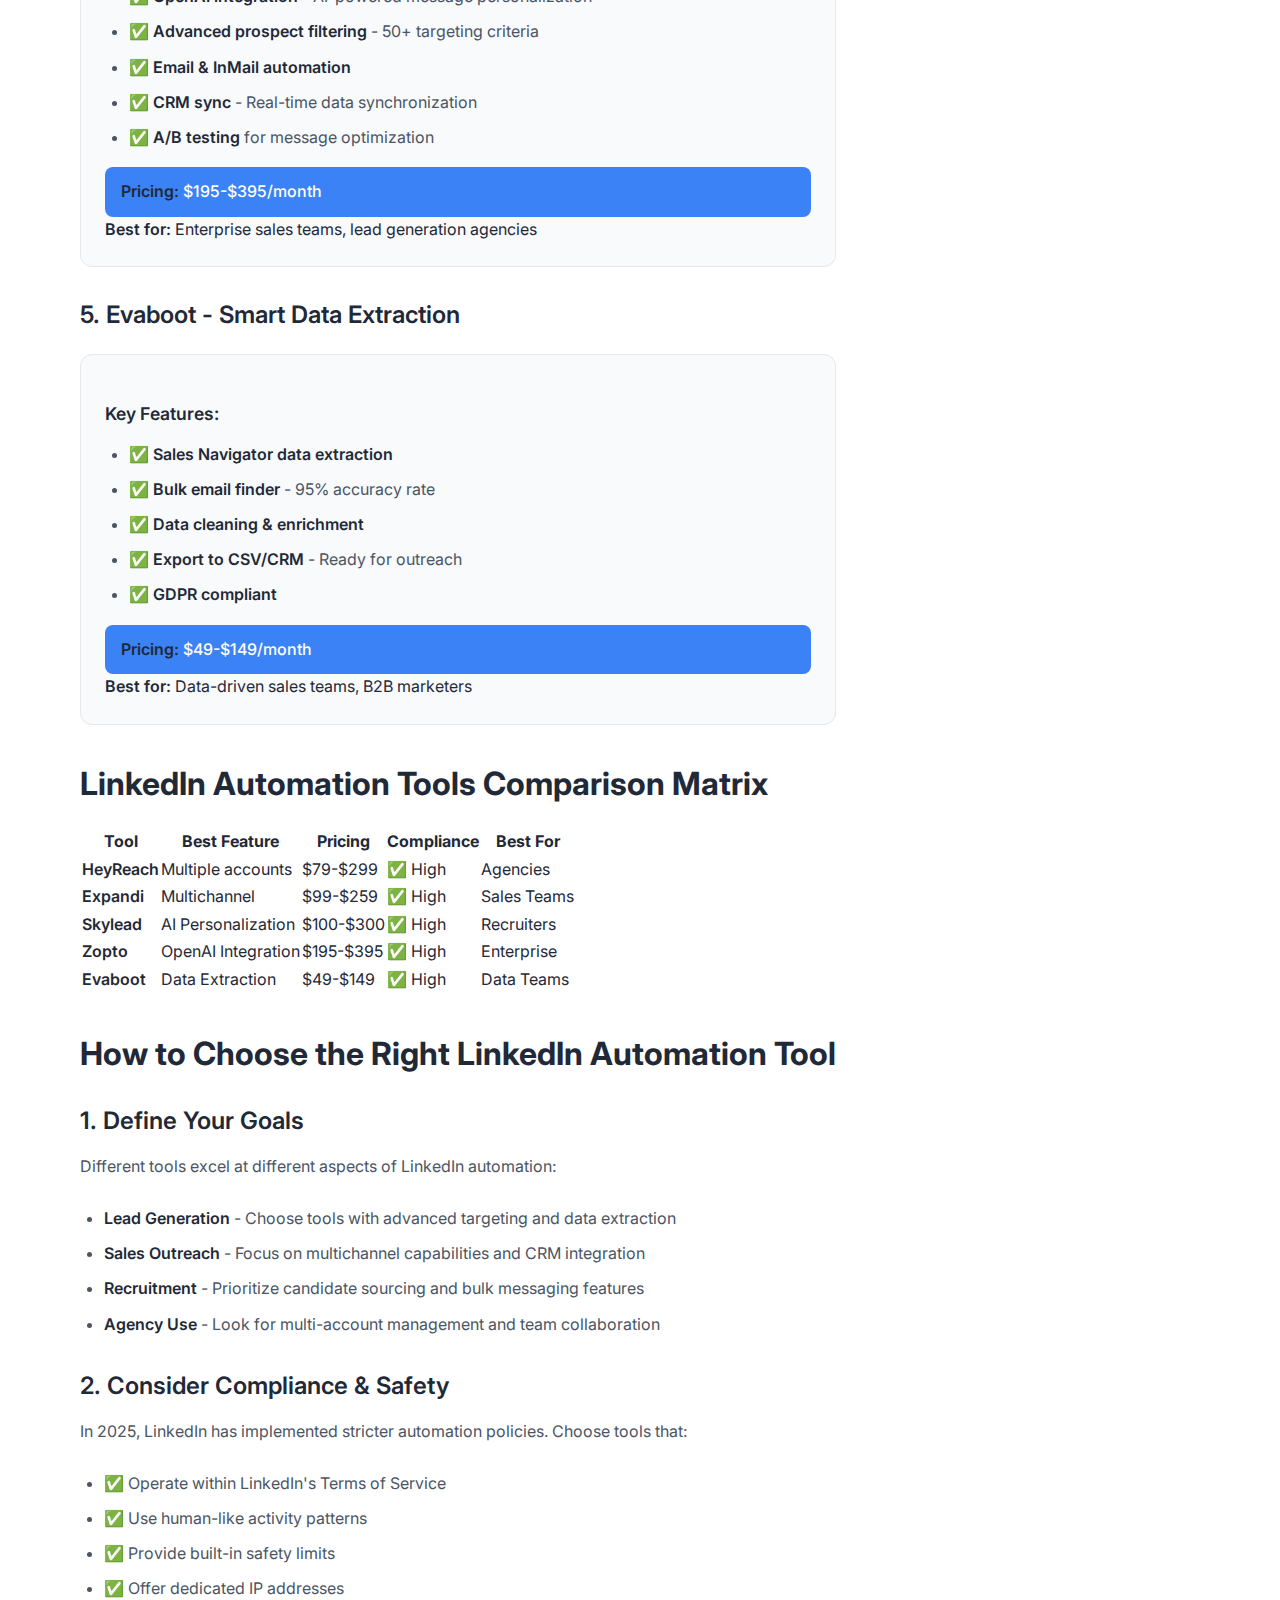
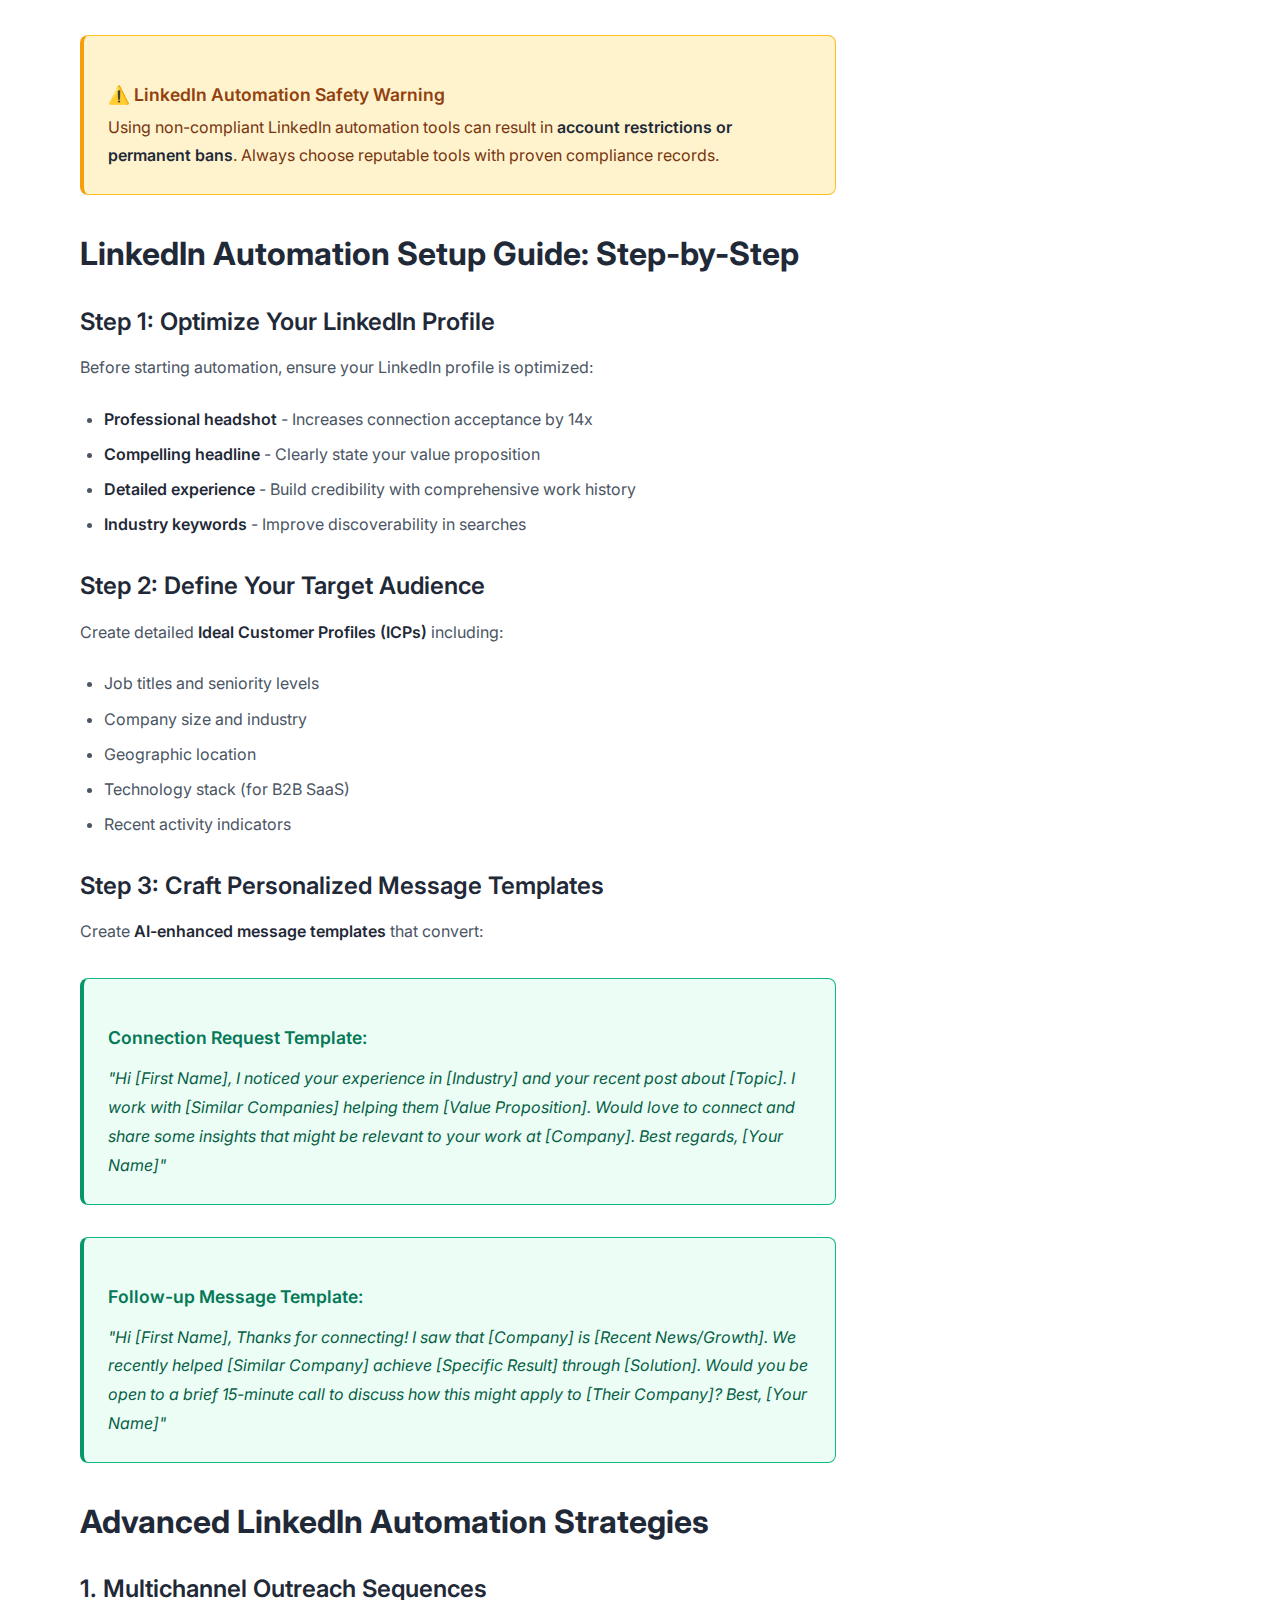
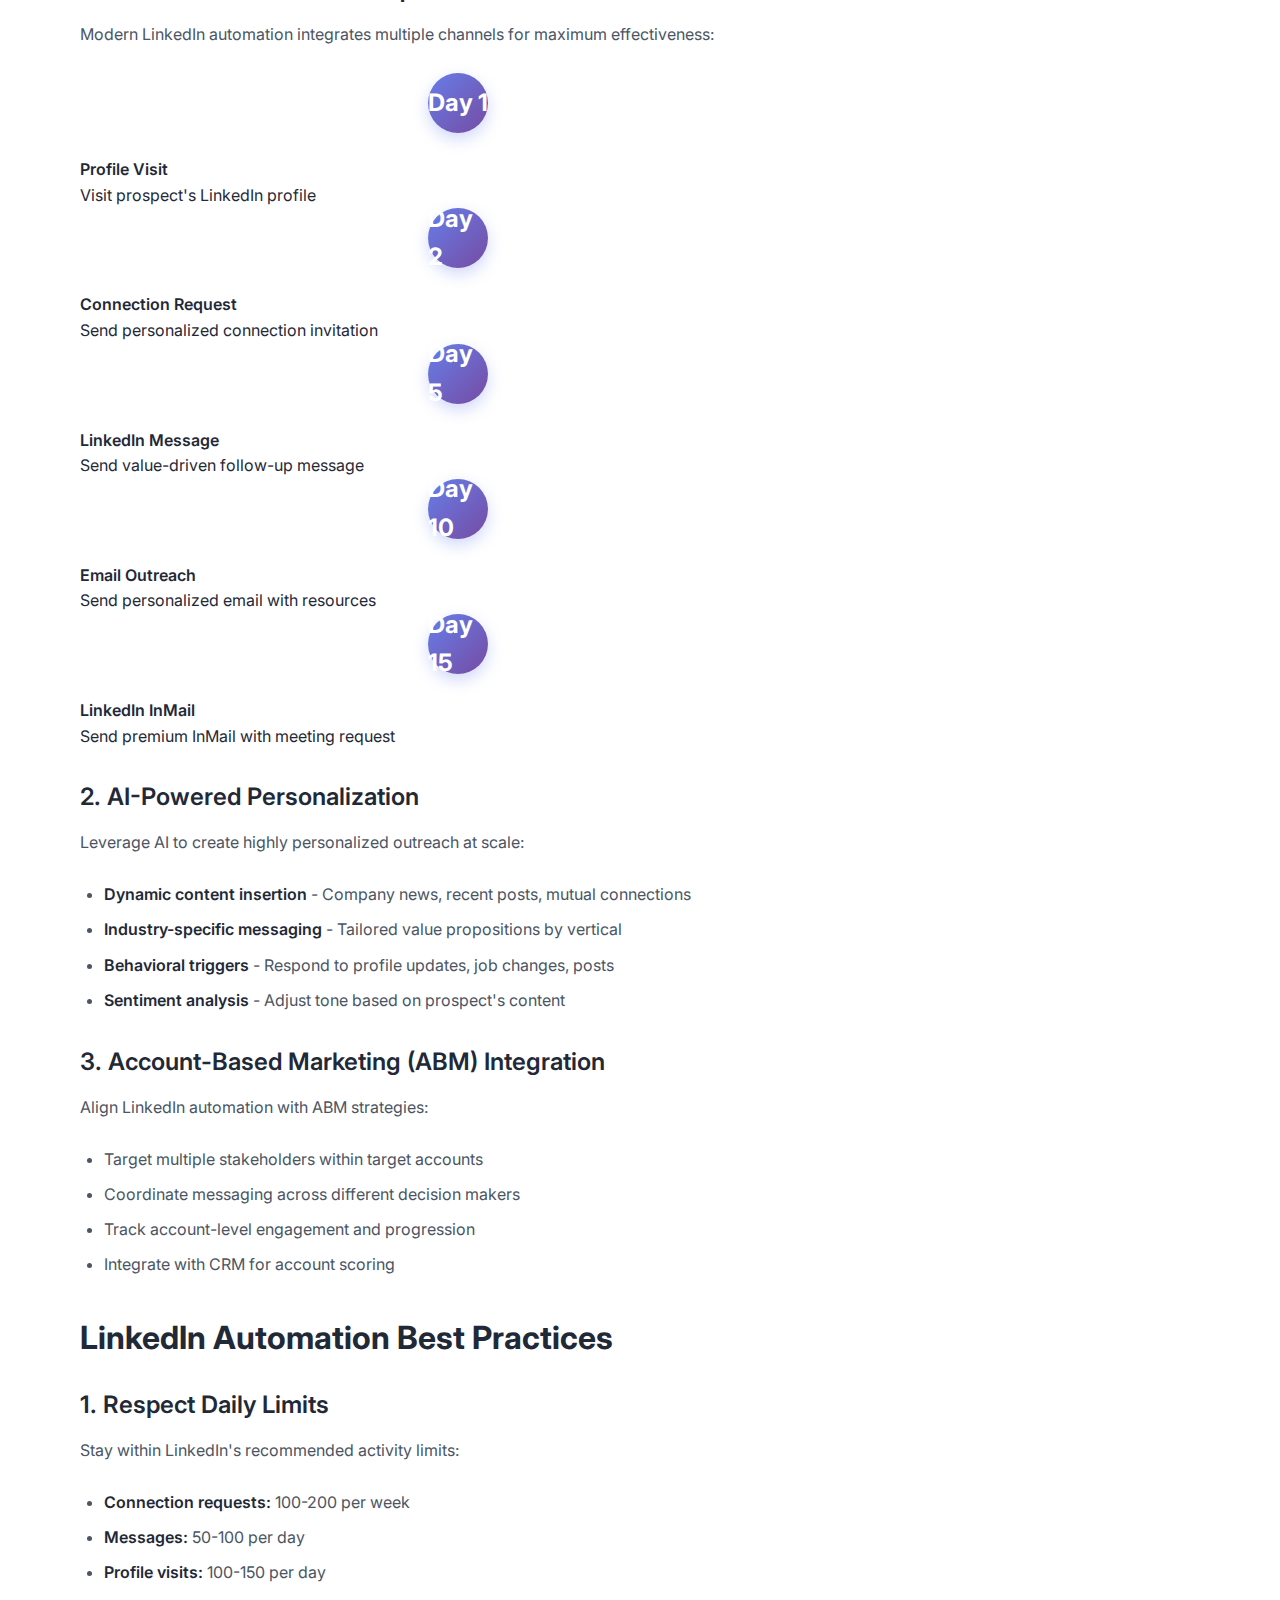
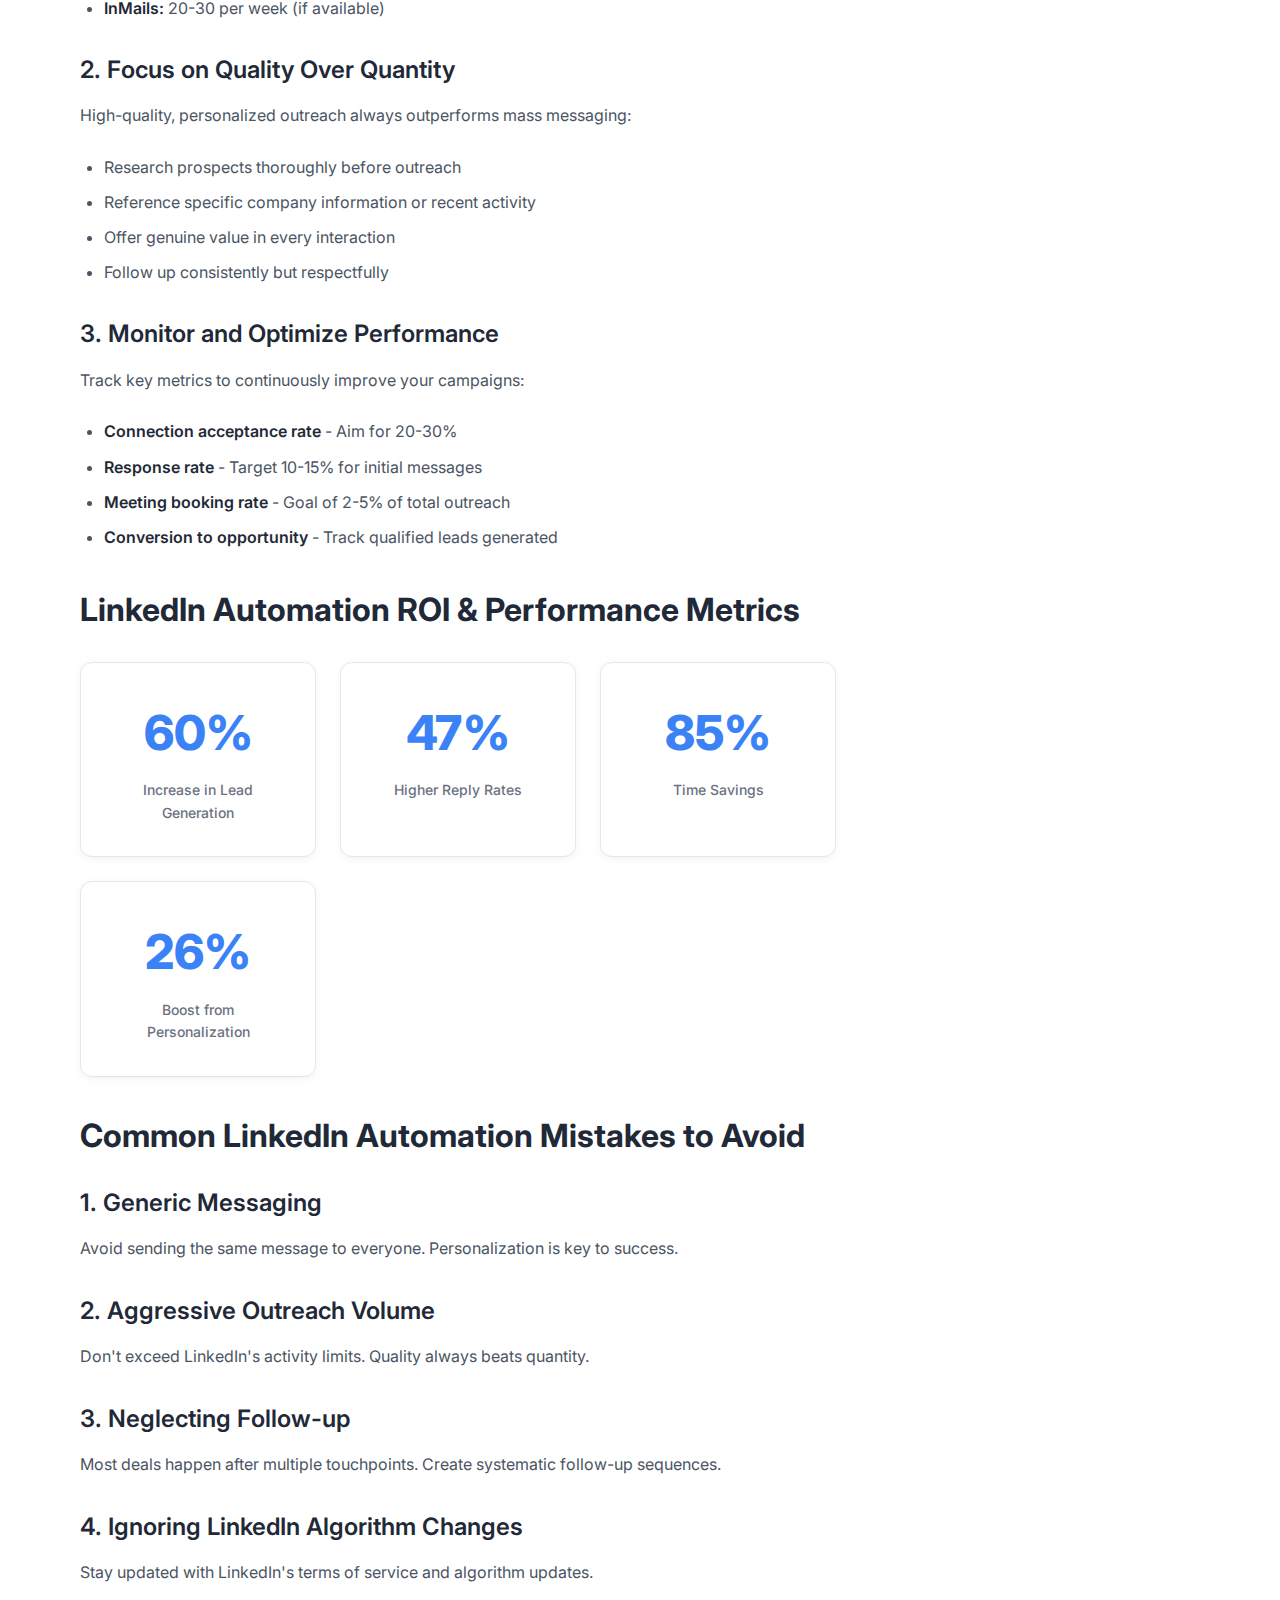
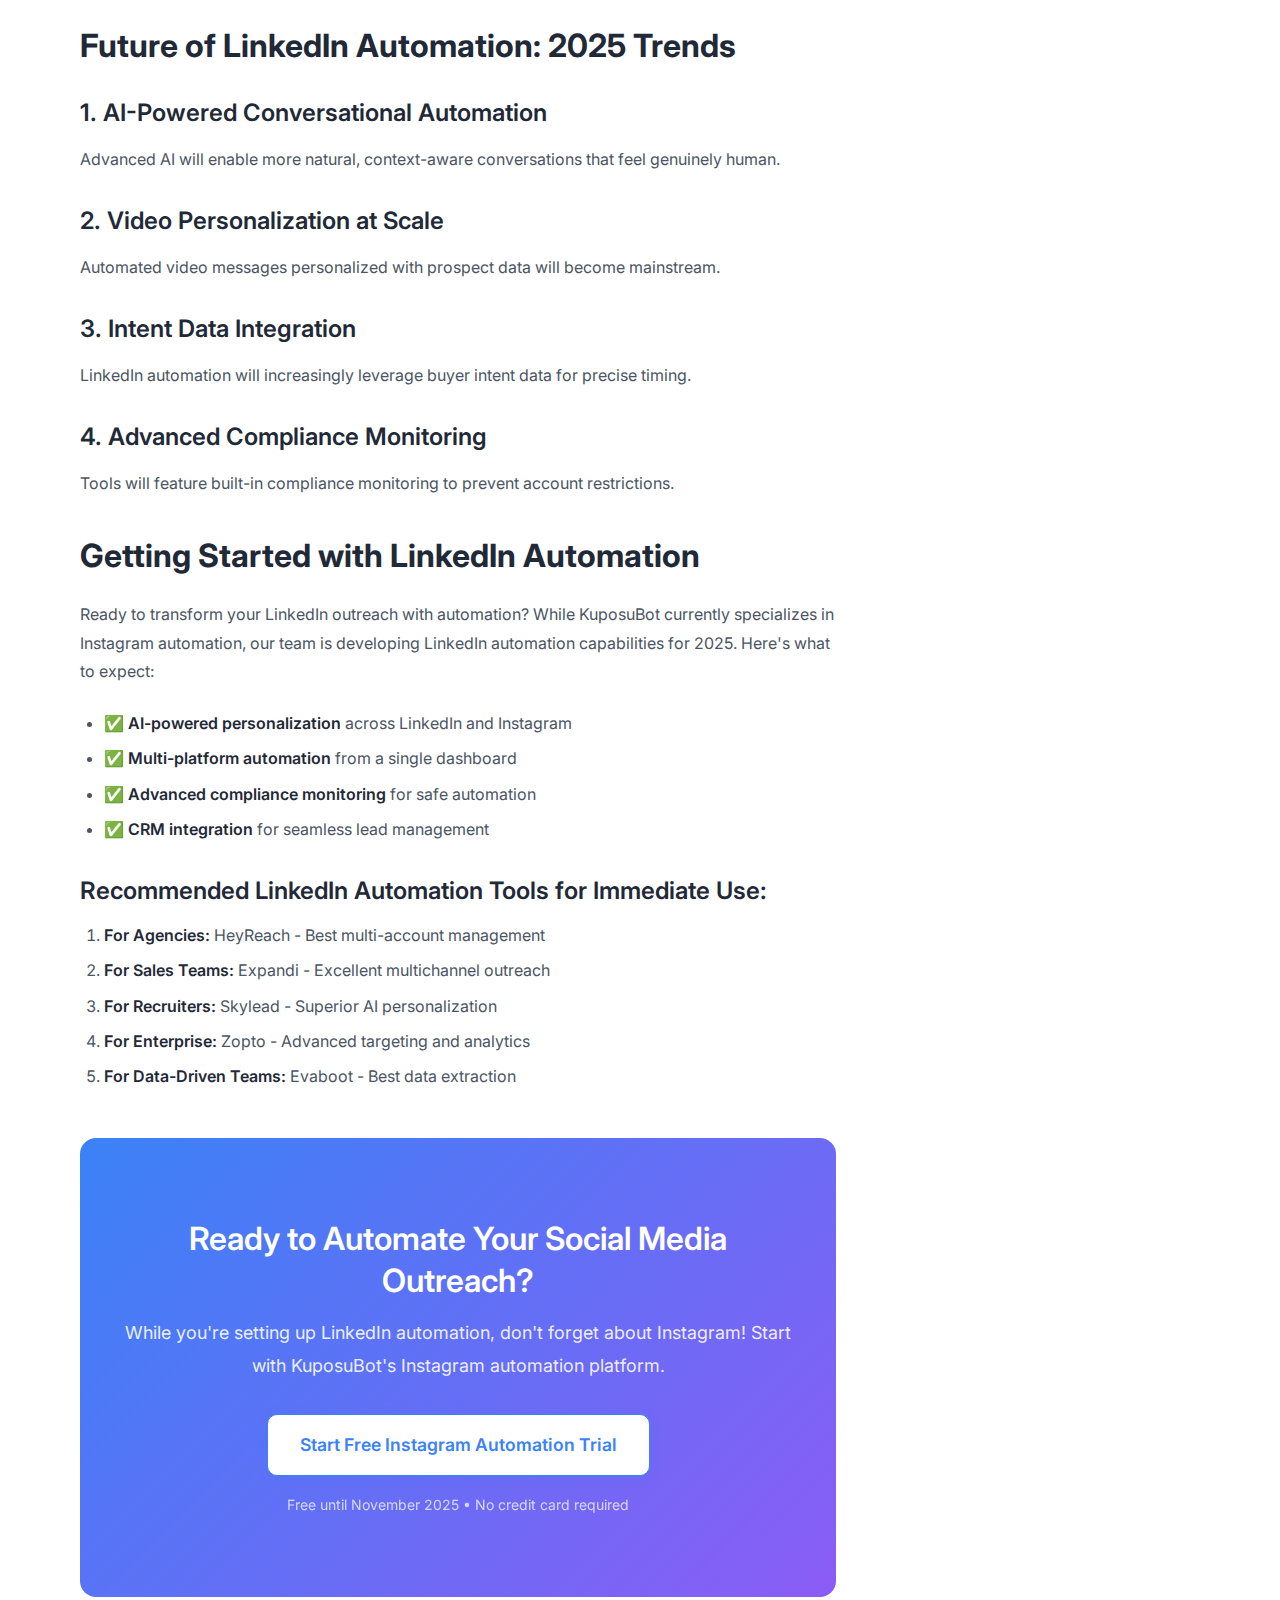
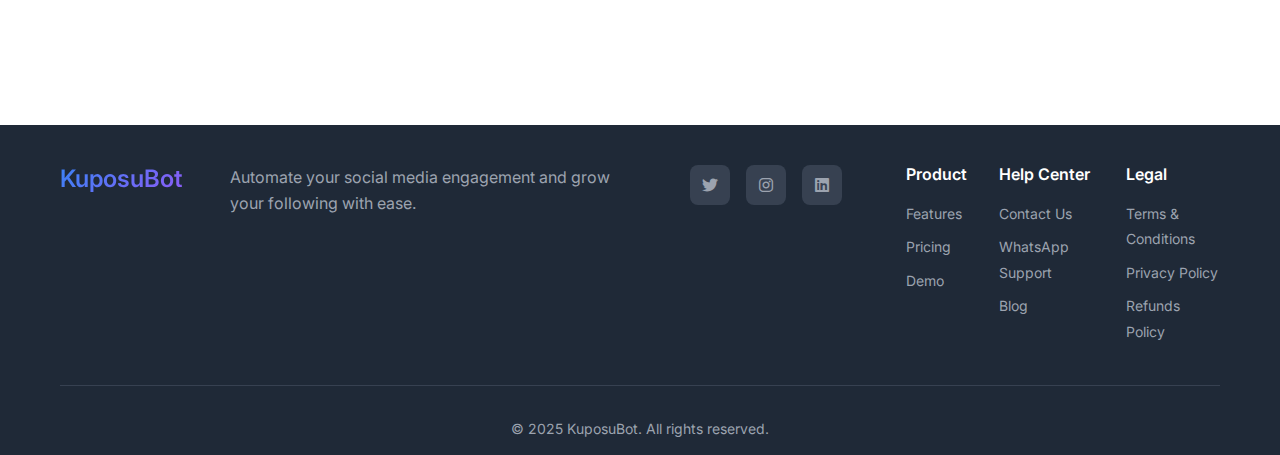
<file: linkedin-automation-guide.html>
<!DOCTYPE html>
<html lang="en">
<head>
    <meta charset="UTF-8">
    <meta name="viewport" content="width=device-width, initial-scale=1.0">
    
    <!-- Primary Meta Tags -->
    <title>LinkedIn Automation Tools Guide 2025: Best Outreach & Messaging Strategies | KuposuBot</title>
    <meta name="title" content="LinkedIn Automation Tools Guide 2025: Best Outreach & Messaging Strategies | KuposuBot">
    <meta name="description" content="Complete LinkedIn automation guide for 2025. Compare 35+ best LinkedIn automation tools, outreach strategies, and messaging techniques. Learn AI-powered LinkedIn automation for lead generation and sales.">
    <meta name="keywords" content="LinkedIn automation tools, LinkedIn outreach automation, LinkedIn messaging automation, LinkedIn lead generation, LinkedIn automation 2025, LinkedIn prospecting tools, automated LinkedIn messages, LinkedIn sales automation, LinkedIn connection automation, LinkedIn InMail automation">
    <meta name="author" content="KuposuBot">
    <meta name="robots" content="index, follow">
    <meta name="language" content="English">
    <meta name="revisit-after" content="7 days">
    
    <!-- Open Graph / Facebook -->
    <meta property="og:type" content="article">
    <meta property="og:url" content="https://kuposu.co/linkedin-automation-guide">
    <meta property="og:title" content="LinkedIn Automation Tools Guide 2025: Best Outreach & Messaging Strategies">
    <meta property="og:description" content="Master LinkedIn automation with our comprehensive 2025 guide. Compare 35+ tools, learn AI-powered outreach strategies, and boost your lead generation by 60%.">
    <meta property="og:image" content="https://kuposu.co/images/linkedin-automation-guide.jpg">
    <meta property="og:image:width" content="1200">
    <meta property="og:image:height" content="630">
    <meta property="og:site_name" content="KuposuBot">
    <meta property="og:locale" content="en_US">
    <meta property="og:article:author" content="KuposuBot">
    <meta property="og:article:published_time" content="2025-01-15T12:00:00Z">
    <meta property="og:article:modified_time" content="2025-01-15T12:00:00Z">
    <meta property="og:article:section" content="LinkedIn Marketing">
    <meta property="og:article:tag" content="LinkedIn Automation">
    
    <!-- Twitter -->
    <meta property="twitter:card" content="summary_large_image">
    <meta property="twitter:url" content="https://kuposu.co/linkedin-automation-guide">
    <meta property="twitter:title" content="LinkedIn Automation Tools Guide 2025: Best Outreach Strategies">
    <meta property="twitter:description" content="Complete guide to LinkedIn automation tools. Compare 35+ platforms, learn AI outreach strategies, and increase your lead generation by 60% in 2025.">
    <meta property="twitter:image" content="https://kuposu.co/images/linkedin-automation-guide-twitter.jpg">
    <meta property="twitter:creator" content="@KuposuBot">
    <meta property="twitter:site" content="@KuposuBot">
    
    <!-- Canonical URL -->
    <link rel="canonical" href="https://kuposu.co/linkedin-automation-guide">
    
    <!-- Favicon -->
    <link rel="icon" type="image/x-icon" href="/favicon.ico">
    <link rel="apple-touch-icon" sizes="180x180" href="/apple-touch-icon.png">
    <link rel="icon" type="image/png" sizes="32x32" href="/favicon-32x32.png">
    <link rel="icon" type="image/png" sizes="16x16" href="/favicon-16x16.png">
    
    <!-- Theme Color -->
    <meta name="theme-color" content="#0077B5">
    
    <!-- Preconnect for performance -->
    <link rel="preconnect" href="https://fonts.googleapis.com">
    <link rel="preconnect" href="https://fonts.gstatic.com" crossorigin>
    
    <!-- Stylesheets -->
    <link rel="stylesheet" href="styles.css">
    <link href="https://fonts.googleapis.com/css2?family=Inter:wght@300;400;500;600;700&display=swap" rel="stylesheet">
    <link rel="stylesheet" href="https://cdnjs.cloudflare.com/ajax/libs/font-awesome/6.0.0/css/all.min.css">
    
    <!-- Structured Data -->
    <script type="application/ld+json">
    {
        "@context": "https://schema.org",
        "@type": "Article",
        "headline": "LinkedIn Automation Tools Guide 2025: Best Outreach & Messaging Strategies",
        "description": "Complete LinkedIn automation guide for 2025. Compare 35+ best LinkedIn automation tools, outreach strategies, and messaging techniques for lead generation.",
        "image": "https://kuposu.co/images/linkedin-automation-guide.jpg",
        "author": {
            "@type": "Organization",
            "name": "KuposuBot",
            "url": "https://kuposu.co"
        },
        "publisher": {
            "@type": "Organization",
            "name": "KuposuBot",
            "logo": {
                "@type": "ImageObject",
                "url": "https://kuposu.co/images/kuposubot-logo.png"
            }
        },
        "datePublished": "2025-01-15T12:00:00Z",
        "dateModified": "2025-01-15T12:00:00Z",
        "mainEntityOfPage": {
            "@type": "WebPage",
            "@id": "https://kuposu.co/linkedin-automation-guide"
        },
        "articleSection": "LinkedIn Marketing",
        "keywords": "LinkedIn automation tools, LinkedIn outreach automation, LinkedIn messaging automation, LinkedIn lead generation, LinkedIn automation 2025",
        "wordCount": 3000,
        "articleBody": "LinkedIn automation has become essential for B2B sales and marketing professionals looking to scale their outreach efforts in 2025..."
    }
    </script>

    <script type="application/ld+json">
    {
        "@context": "https://schema.org",
        "@type": "HowTo",
        "name": "How to Set Up LinkedIn Automation for Outreach",
        "description": "Step-by-step guide to setting up LinkedIn automation for effective outreach and lead generation",
        "image": "https://kuposu.co/images/linkedin-automation-setup.jpg",
        "totalTime": "PT30M",
        "estimatedCost": {
            "@type": "MonetaryAmount",
            "currency": "USD",
            "value": "15"
        },
        "step": [
            {
                "@type": "HowToStep",
                "name": "Choose LinkedIn Automation Tool",
                "text": "Select a LinkedIn-compliant automation platform that aligns with your outreach goals and budget.",
                "image": "https://kuposu.co/images/step1-choose-tool.jpg"
            },
            {
                "@type": "HowToStep",
                "name": "Set Up Target Audience",
                "text": "Define your ideal customer profile and configure targeting parameters for your outreach campaigns.",
                "image": "https://kuposu.co/images/step2-target-audience.jpg"
            },
            {
                "@type": "HowToStep",
                "name": "Create Message Sequences",
                "text": "Design personalized message templates and automated follow-up sequences for maximum engagement.",
                "image": "https://kuposu.co/images/step3-message-sequences.jpg"
            },
            {
                "@type": "HowToStep",
                "name": "Launch and Monitor",
                "text": "Start your automation campaigns and monitor performance metrics to optimize results.",
                "image": "https://kuposu.co/images/step4-launch-monitor.jpg"
            }
        ]
    }
    </script>
</head>
<body>
    <!-- Header -->
    <header class="header">
        <nav class="nav">
            <div class="nav-container">
                <div class="nav-brand">
                    <a href="index.html"><h2>KuposuBot</h2></a>
                </div>
                <ul class="nav-menu">
                    <li><a href="index.html#features">Features</a></li>
                    <li><a href="index.html#pricing">Pricing</a></li>
                    <li><a href="blog.html">Blog</a></li>
                    <li><a href="index.html#contact">Contact</a></li>
                </ul>
                <div class="nav-actions">
                    <a href="#login" class="btn btn-outline">Login</a>
                    <a href="#signup" class="btn btn-primary">Get Started</a>
                </div>
                <div class="hamburger">
                    <span></span>
                    <span></span>
                    <span></span>
                </div>
            </div>
        </nav>
    </header>

    <main>
        <!-- Breadcrumb -->
        <section class="breadcrumb">
            <div class="container">
                <nav aria-label="Breadcrumb">
                    <ol class="breadcrumb-list">
                        <li><a href="index.html">Home</a></li>
                        <li><a href="blog.html">Blog</a></li>
                        <li class="current">LinkedIn Automation Tools Guide 2025</li>
                    </ol>
                </nav>
            </div>
        </section>

        <!-- Article Header -->
        <section class="article-header">
            <div class="container">
                <div class="article-meta">
                    <span class="category">LinkedIn Marketing</span>
                    <span class="date">January 15, 2025</span>
                    <span class="read-time">15 min read</span>
                </div>
                <h1>LinkedIn Automation Tools Guide 2025: Best Outreach & Messaging Strategies</h1>
                <p class="article-excerpt">Discover the top 35+ LinkedIn automation tools for 2025. Learn AI-powered outreach strategies, multichannel messaging techniques, and how to increase your lead generation by up to 60% with compliant automation.</p>
                <div class="article-author">
                    <div class="author-avatar">KB</div>
                    <div class="author-info">
                        <span class="author-name">KuposuBot Team</span>
                        <span class="author-title">LinkedIn Automation Specialists</span>
                    </div>
                </div>
            </div>
        </section>

        <!-- Article Content -->
        <article class="article-content">
            <div class="container">
                <div class="content-wrapper">
                    <div class="article-body">
                        <h2>Why LinkedIn Automation is Essential for B2B Success in 2025</h2>
                        <p><strong>LinkedIn automation</strong> has evolved from a nice-to-have tool to an absolute necessity for B2B sales and marketing professionals. With over <strong>950 million members</strong> and <strong>65 million companies</strong> on the platform, manual outreach is no longer scalable.</p>

                        <blockquote>
                            <p>"LinkedIn automation tools can increase your lead generation by up to 60%, with users reporting time savings from 3 hours of manual work to just 30 minutes of reviewing reports." - LinkedIn Sales Navigator Study 2025</p>
                        </blockquote>

                        <p>The rise of <strong>AI-powered LinkedIn automation</strong> has revolutionized how sales teams approach prospecting, turning every connection request into a potential business opportunity.</p>

                        <h2>What is LinkedIn Automation?</h2>
                        <p><strong>LinkedIn automation</strong> refers to using software tools to automatically perform LinkedIn activities such as:</p>

                        <ul>
                            <li><strong>Connection requests</strong> - Automatically send personalized connection invitations</li>
                            <li><strong>Follow-up messages</strong> - Send automated message sequences to connections</li>
                            <li><strong>Profile visits</strong> - Automatically visit prospects' profiles to increase visibility</li>
                            <li><strong>InMail automation</strong> - Send automated LinkedIn InMails to premium prospects</li>
                            <li><strong>Endorsements & recommendations</strong> - Automatically endorse skills or send recommendations</li>
                            <li><strong>Lead generation</strong> - Extract prospect data and sync with CRM systems</li>
                        </ul>

                        <h2>Top 15 LinkedIn Automation Tools in 2025</h2>

                        <h3>1. HeyReach - Best for Agencies & Teams</h3>
                        <div class="tool-comparison">
                            <div class="tool-features">
                                <h4>Key Features:</h4>
                                <ul>
                                    <li>✅ <strong>Multiple account management</strong> - Automate 100+ LinkedIn accounts</li>
                                    <li>✅ <strong>Team collaboration</strong> - Built for agencies and sales teams</li>
                                    <li>✅ <strong>Advanced analytics</strong> - Comprehensive performance tracking</li>
                                    <li>✅ <strong>Email integration</strong> - Multichannel outreach capabilities</li>
                                    <li>✅ <strong>LinkedIn Sales Navigator integration</strong></li>
                                </ul>
                                <div class="pricing-info">
                                    <strong>Pricing:</strong> $79-$299/month per workspace
                                </div>
                                <div class="use-case">
                                    <strong>Best for:</strong> Lead generation agencies, recruitment firms, enterprise sales teams
                                </div>
                            </div>
                        </div>

                        <h3>2. Expandi - Multichannel Outreach Leader</h3>
                        <div class="tool-comparison">
                            <div class="tool-features">
                                <h4>Key Features:</h4>
                                <ul>
                                    <li>✅ <strong>Multichannel campaigns</strong> - LinkedIn + Email + InMail</li>
                                    <li>✅ <strong>Smart sequences</strong> - Conditional logic and branching</li>
                                    <li>✅ <strong>Image & video personalization</strong></li>
                                    <li>✅ <strong>CRM integrations</strong> - Hubspot, Salesforce, Pipedrive</li>
                                    <li>✅ <strong>Team workspace</strong> with role-based permissions</li>
                                </ul>
                                <div class="pricing-info">
                                    <strong>Pricing:</strong> $99-$259/month
                                </div>
                                <div class="use-case">
                                    <strong>Best for:</strong> Sales teams, B2B marketers, SaaS companies
                                </div>
                            </div>
                        </div>

                        <h3>3. Skylead - AI-Powered Personalization</h3>
                        <div class="tool-comparison">
                            <div class="tool-features">
                                <h4>Key Features:</h4>
                                <ul>
                                    <li>✅ <strong>AI message generation</strong> - GPT-powered personalization</li>
                                    <li>✅ <strong>Smart inbox management</strong> - Automated response handling</li>
                                    <li>✅ <strong>Email finder & verification</strong></li>
                                    <li>✅ <strong>100% LinkedIn ToS compliant</strong></li>
                                    <li>✅ <strong>Advanced targeting filters</strong></li>
                                </ul>
                                <div class="pricing-info">
                                    <strong>Pricing:</strong> $100-$300/month
                                </div>
                                <div class="use-case">
                                    <strong>Best for:</strong> Sales professionals, recruiters, business development
                                </div>
                            </div>
                        </div>

                        <h3>4. Zopto - Advanced B2B Lead Generation</h3>
                        <div class="tool-comparison">
                            <div class="tool-features">
                                <h4>Key Features:</h4>
                                <ul>
                                    <li>✅ <strong>OpenAI integration</strong> - AI-powered message personalization</li>
                                    <li>✅ <strong>Advanced prospect filtering</strong> - 50+ targeting criteria</li>
                                    <li>✅ <strong>Email & InMail automation</strong></li>
                                    <li>✅ <strong>CRM sync</strong> - Real-time data synchronization</li>
                                    <li>✅ <strong>A/B testing</strong> for message optimization</li>
                                </ul>
                                <div class="pricing-info">
                                    <strong>Pricing:</strong> $195-$395/month
                                </div>
                                <div class="use-case">
                                    <strong>Best for:</strong> Enterprise sales teams, lead generation agencies
                                </div>
                            </div>
                        </div>

                        <h3>5. Evaboot - Smart Data Extraction</h3>
                        <div class="tool-comparison">
                            <div class="tool-features">
                                <h4>Key Features:</h4>
                                <ul>
                                    <li>✅ <strong>Sales Navigator data extraction</strong></li>
                                    <li>✅ <strong>Bulk email finder</strong> - 95% accuracy rate</li>
                                    <li>✅ <strong>Data cleaning & enrichment</strong></li>
                                    <li>✅ <strong>Export to CSV/CRM</strong> - Ready for outreach</li>
                                    <li>✅ <strong>GDPR compliant</strong></li>
                                </ul>
                                <div class="pricing-info">
                                    <strong>Pricing:</strong> $49-$149/month
                                </div>
                                <div class="use-case">
                                    <strong>Best for:</strong> Data-driven sales teams, B2B marketers
                                </div>
                            </div>
                        </div>

                        <h2>LinkedIn Automation Tools Comparison Matrix</h2>
                        <div class="comparison-table">
                            <table>
                                <thead>
                                    <tr>
                                        <th>Tool</th>
                                        <th>Best Feature</th>
                                        <th>Pricing</th>
                                        <th>Compliance</th>
                                        <th>Best For</th>
                                    </tr>
                                </thead>
                                <tbody>
                                    <tr>
                                        <td><strong>HeyReach</strong></td>
                                        <td>Multiple accounts</td>
                                        <td>$79-$299</td>
                                        <td>✅ High</td>
                                        <td>Agencies</td>
                                    </tr>
                                    <tr>
                                        <td><strong>Expandi</strong></td>
                                        <td>Multichannel</td>
                                        <td>$99-$259</td>
                                        <td>✅ High</td>
                                        <td>Sales Teams</td>
                                    </tr>
                                    <tr>
                                        <td><strong>Skylead</strong></td>
                                        <td>AI Personalization</td>
                                        <td>$100-$300</td>
                                        <td>✅ High</td>
                                        <td>Recruiters</td>
                                    </tr>
                                    <tr>
                                        <td><strong>Zopto</strong></td>
                                        <td>OpenAI Integration</td>
                                        <td>$195-$395</td>
                                        <td>✅ High</td>
                                        <td>Enterprise</td>
                                    </tr>
                                    <tr>
                                        <td><strong>Evaboot</strong></td>
                                        <td>Data Extraction</td>
                                        <td>$49-$149</td>
                                        <td>✅ High</td>
                                        <td>Data Teams</td>
                                    </tr>
                                </tbody>
                            </table>
                        </div>

                        <h2>How to Choose the Right LinkedIn Automation Tool</h2>

                        <h3>1. Define Your Goals</h3>
                        <p>Different tools excel at different aspects of LinkedIn automation:</p>
                        <ul>
                            <li><strong>Lead Generation</strong> - Choose tools with advanced targeting and data extraction</li>
                            <li><strong>Sales Outreach</strong> - Focus on multichannel capabilities and CRM integration</li>
                            <li><strong>Recruitment</strong> - Prioritize candidate sourcing and bulk messaging features</li>
                            <li><strong>Agency Use</strong> - Look for multi-account management and team collaboration</li>
                        </ul>

                        <h3>2. Consider Compliance & Safety</h3>
                        <p>In 2025, LinkedIn has implemented stricter automation policies. Choose tools that:</p>
                        <ul>
                            <li>✅ Operate within LinkedIn's Terms of Service</li>
                            <li>✅ Use human-like activity patterns</li>
                            <li>✅ Provide built-in safety limits</li>
                            <li>✅ Offer dedicated IP addresses</li>
                        </ul>

                        <div class="warning-box">
                            <h4>⚠️ LinkedIn Automation Safety Warning</h4>
                            <p>Using non-compliant LinkedIn automation tools can result in <strong>account restrictions or permanent bans</strong>. Always choose reputable tools with proven compliance records.</p>
                        </div>

                        <h2>LinkedIn Automation Setup Guide: Step-by-Step</h2>

                        <h3>Step 1: Optimize Your LinkedIn Profile</h3>
                        <p>Before starting automation, ensure your LinkedIn profile is optimized:</p>
                        <ul>
                            <li><strong>Professional headshot</strong> - Increases connection acceptance by 14x</li>
                            <li><strong>Compelling headline</strong> - Clearly state your value proposition</li>
                            <li><strong>Detailed experience</strong> - Build credibility with comprehensive work history</li>
                            <li><strong>Industry keywords</strong> - Improve discoverability in searches</li>
                        </ul>

                        <h3>Step 2: Define Your Target Audience</h3>
                        <p>Create detailed <strong>Ideal Customer Profiles (ICPs)</strong> including:</p>
                        <ul>
                            <li>Job titles and seniority levels</li>
                            <li>Company size and industry</li>
                            <li>Geographic location</li>
                            <li>Technology stack (for B2B SaaS)</li>
                            <li>Recent activity indicators</li>
                        </ul>

                        <h3>Step 3: Craft Personalized Message Templates</h3>
                        <p>Create <strong>AI-enhanced message templates</strong> that convert:</p>

                        <div class="example-box">
                            <h4>Connection Request Template:</h4>
                            <p><em>"Hi [First Name], I noticed your experience in [Industry] and your recent post about [Topic]. I work with [Similar Companies] helping them [Value Proposition]. Would love to connect and share some insights that might be relevant to your work at [Company]. Best regards, [Your Name]"</em></p>
                        </div>

                        <div class="example-box">
                            <h4>Follow-up Message Template:</h4>
                            <p><em>"Hi [First Name], Thanks for connecting! I saw that [Company] is [Recent News/Growth]. We recently helped [Similar Company] achieve [Specific Result] through [Solution]. Would you be open to a brief 15-minute call to discuss how this might apply to [Their Company]? Best, [Your Name]"</em></p>
                        </div>

                        <h2>Advanced LinkedIn Automation Strategies</h2>

                        <h3>1. Multichannel Outreach Sequences</h3>
                        <p>Modern LinkedIn automation integrates multiple channels for maximum effectiveness:</p>

                        <div class="sequence-flow">
                            <div class="sequence-step">
                                <div class="step-number">Day 1</div>
                                <div class="step-content">
                                    <strong>Profile Visit</strong><br>
                                    Visit prospect's LinkedIn profile
                                </div>
                            </div>
                            <div class="sequence-step">
                                <div class="step-number">Day 2</div>
                                <div class="step-content">
                                    <strong>Connection Request</strong><br>
                                    Send personalized connection invitation
                                </div>
                            </div>
                            <div class="sequence-step">
                                <div class="step-number">Day 5</div>
                                <div class="step-content">
                                    <strong>LinkedIn Message</strong><br>
                                    Send value-driven follow-up message
                                </div>
                            </div>
                            <div class="sequence-step">
                                <div class="step-number">Day 10</div>
                                <div class="step-content">
                                    <strong>Email Outreach</strong><br>
                                    Send personalized email with resources
                                </div>
                            </div>
                            <div class="sequence-step">
                                <div class="step-number">Day 15</div>
                                <div class="step-content">
                                    <strong>LinkedIn InMail</strong><br>
                                    Send premium InMail with meeting request
                                </div>
                            </div>
                        </div>

                        <h3>2. AI-Powered Personalization</h3>
                        <p>Leverage AI to create highly personalized outreach at scale:</p>
                        <ul>
                            <li><strong>Dynamic content insertion</strong> - Company news, recent posts, mutual connections</li>
                            <li><strong>Industry-specific messaging</strong> - Tailored value propositions by vertical</li>
                            <li><strong>Behavioral triggers</strong> - Respond to profile updates, job changes, posts</li>
                            <li><strong>Sentiment analysis</strong> - Adjust tone based on prospect's content</li>
                        </ul>

                        <h3>3. Account-Based Marketing (ABM) Integration</h3>
                        <p>Align LinkedIn automation with ABM strategies:</p>
                        <ul>
                            <li>Target multiple stakeholders within target accounts</li>
                            <li>Coordinate messaging across different decision makers</li>
                            <li>Track account-level engagement and progression</li>
                            <li>Integrate with CRM for account scoring</li>
                        </ul>

                        <h2>LinkedIn Automation Best Practices</h2>

                        <h3>1. Respect Daily Limits</h3>
                        <p>Stay within LinkedIn's recommended activity limits:</p>
                        <ul>
                            <li><strong>Connection requests:</strong> 100-200 per week</li>
                            <li><strong>Messages:</strong> 50-100 per day</li>
                            <li><strong>Profile visits:</strong> 100-150 per day</li>
                            <li><strong>InMails:</strong> 20-30 per week (if available)</li>
                        </ul>

                        <h3>2. Focus on Quality Over Quantity</h3>
                        <p>High-quality, personalized outreach always outperforms mass messaging:</p>
                        <ul>
                            <li>Research prospects thoroughly before outreach</li>
                            <li>Reference specific company information or recent activity</li>
                            <li>Offer genuine value in every interaction</li>
                            <li>Follow up consistently but respectfully</li>
                        </ul>

                        <h3>3. Monitor and Optimize Performance</h3>
                        <p>Track key metrics to continuously improve your campaigns:</p>
                        <ul>
                            <li><strong>Connection acceptance rate</strong> - Aim for 20-30%</li>
                            <li><strong>Response rate</strong> - Target 10-15% for initial messages</li>
                            <li><strong>Meeting booking rate</strong> - Goal of 2-5% of total outreach</li>
                            <li><strong>Conversion to opportunity</strong> - Track qualified leads generated</li>
                        </ul>

                        <h2>LinkedIn Automation ROI & Performance Metrics</h2>
                        <div class="stats-grid">
                            <div class="stat-card">
                                <div class="stat-number">60%</div>
                                <div class="stat-label">Increase in Lead Generation</div>
                            </div>
                            <div class="stat-card">
                                <div class="stat-number">47%</div>
                                <div class="stat-label">Higher Reply Rates</div>
                            </div>
                            <div class="stat-card">
                                <div class="stat-number">85%</div>
                                <div class="stat-label">Time Savings</div>
                            </div>
                            <div class="stat-card">
                                <div class="stat-number">26%</div>
                                <div class="stat-label">Boost from Personalization</div>
                            </div>
                        </div>

                        <h2>Common LinkedIn Automation Mistakes to Avoid</h2>

                        <h3>1. Generic Messaging</h3>
                        <p>Avoid sending the same message to everyone. Personalization is key to success.</p>

                        <h3>2. Aggressive Outreach Volume</h3>
                        <p>Don't exceed LinkedIn's activity limits. Quality always beats quantity.</p>

                        <h3>3. Neglecting Follow-up</h3>
                        <p>Most deals happen after multiple touchpoints. Create systematic follow-up sequences.</p>

                        <h3>4. Ignoring LinkedIn Algorithm Changes</h3>
                        <p>Stay updated with LinkedIn's terms of service and algorithm updates.</p>

                        <h2>Future of LinkedIn Automation: 2025 Trends</h2>

                        <h3>1. AI-Powered Conversational Automation</h3>
                        <p>Advanced AI will enable more natural, context-aware conversations that feel genuinely human.</p>

                        <h3>2. Video Personalization at Scale</h3>
                        <p>Automated video messages personalized with prospect data will become mainstream.</p>

                        <h3>3. Intent Data Integration</h3>
                        <p>LinkedIn automation will increasingly leverage buyer intent data for precise timing.</p>

                        <h3>4. Advanced Compliance Monitoring</h3>
                        <p>Tools will feature built-in compliance monitoring to prevent account restrictions.</p>

                        <h2>Getting Started with LinkedIn Automation</h2>
                        <p>Ready to transform your LinkedIn outreach with automation? While KuposuBot currently specializes in Instagram automation, our team is developing LinkedIn automation capabilities for 2025. Here's what to expect:</p>

                        <ul>
                            <li>✅ <strong>AI-powered personalization</strong> across LinkedIn and Instagram</li>
                            <li>✅ <strong>Multi-platform automation</strong> from a single dashboard</li>
                            <li>✅ <strong>Advanced compliance monitoring</strong> for safe automation</li>
                            <li>✅ <strong>CRM integration</strong> for seamless lead management</li>
                        </ul>

                        <h3>Recommended LinkedIn Automation Tools for Immediate Use:</h3>
                        <ol>
                            <li><strong>For Agencies:</strong> HeyReach - Best multi-account management</li>
                            <li><strong>For Sales Teams:</strong> Expandi - Excellent multichannel outreach</li>
                            <li><strong>For Recruiters:</strong> Skylead - Superior AI personalization</li>
                            <li><strong>For Enterprise:</strong> Zopto - Advanced targeting and analytics</li>
                            <li><strong>For Data-Driven Teams:</strong> Evaboot - Best data extraction</li>
                        </ol>

                        <div class="cta-section">
                            <h3>Ready to Automate Your Social Media Outreach?</h3>
                            <p>While you're setting up LinkedIn automation, don't forget about Instagram! Start with KuposuBot's Instagram automation platform.</p>
                            <a href="index.html#signup" class="btn btn-primary btn-large">Start Free Instagram Automation Trial</a>
                            <p class="cta-note">Free until November 2025 • No credit card required</p>
                        </div>
                    </div>

                    <!-- Sidebar -->
                    <aside class="article-sidebar">
                        <div class="sidebar-section">
                            <h4>Table of Contents</h4>
                            <ul class="toc-list">
                                <li><a href="#why-linkedin-automation">Why LinkedIn Automation is Essential</a></li>
                                <li><a href="#what-is-linkedin-automation">What is LinkedIn Automation?</a></li>
                                <li><a href="#top-tools">Top 15 LinkedIn Automation Tools</a></li>
                                <li><a href="#tool-comparison">Tools Comparison Matrix</a></li>
                                <li><a href="#setup-guide">Setup Guide</a></li>
                                <li><a href="#advanced-strategies">Advanced Strategies</a></li>
                                <li><a href="#best-practices">Best Practices</a></li>
                                <li><a href="#roi-metrics">ROI & Performance Metrics</a></li>
                                <li><a href="#future-trends">2025 Trends</a></li>
                            </ul>
                        </div>

                        <div class="sidebar-section">
                            <h4>Related Articles</h4>
                            <div class="related-articles">
                                <article class="related-article">
                                    <h5><a href="instagram-dm-automation-guide.html">Instagram DM Automation Guide</a></h5>
                                    <span class="read-time">12 min read</span>
                                </article>
                                <article class="related-article">
                                    <h5><a href="#">Social Media Automation Best Practices</a></h5>
                                    <span class="read-time">8 min read</span>
                                </article>
                            </div>
                        </div>

                        <div class="sidebar-section cta-widget">
                            <h4>Start with Instagram Automation</h4>
                            <p>While planning your LinkedIn strategy, get started with proven Instagram automation.</p>
                            <a href="index.html#signup" class="btn btn-primary btn-small">Try KuposuBot Free</a>
                        </div>
                    </aside>
                </div>
            </div>
        </article>
    </main>

    <!-- Footer -->
    <footer class="footer">
        <div class="container">
            <div class="footer-content">
                <div class="footer-brand">
                    <h3>KuposuBot</h3>
                    <p>Automate your social media engagement and grow your following with ease.</p>
                    <div class="social-links">
                        <a href="#" aria-label="Twitter"><i class="fab fa-twitter"></i></a>
                        <a href="#" aria-label="Instagram"><i class="fab fa-instagram"></i></a>
                        <a href="#" aria-label="LinkedIn"><i class="fab fa-linkedin"></i></a>
                    </div>
                </div>
                <div class="footer-links">
                    <div class="footer-column">
                        <h4>Product</h4>
                        <ul>
                            <li><a href="index.html#features">Features</a></li>
                            <li><a href="index.html#pricing">Pricing</a></li>
                            <li><a href="index.html#demo">Demo</a></li>
                        </ul>
                    </div>
                    <div class="footer-column">
                        <h4>Help Center</h4>
                        <ul>
                            <li><a href="index.html#contact">Contact Us</a></li>
                            <li><a href="https://wa.me/919535577330">WhatsApp Support</a></li>
                            <li><a href="blog.html">Blog</a></li>
                        </ul>
                    </div>
                    <div class="footer-column">
                        <h4>Legal</h4>
                        <ul>
                            <li><a href="terms.html">Terms & Conditions</a></li>
                            <li><a href="privacy.html">Privacy Policy</a></li>
                            <li><a href="refunds.html">Refunds Policy</a></li>
                        </ul>
                    </div>
                </div>
            </div>
            <div class="footer-bottom">
                <p>&copy; 2025 KuposuBot. All rights reserved.</p>
            </div>
        </div>
    </footer>

    <script src="script.js"></script>
</body>
</html>
</file>
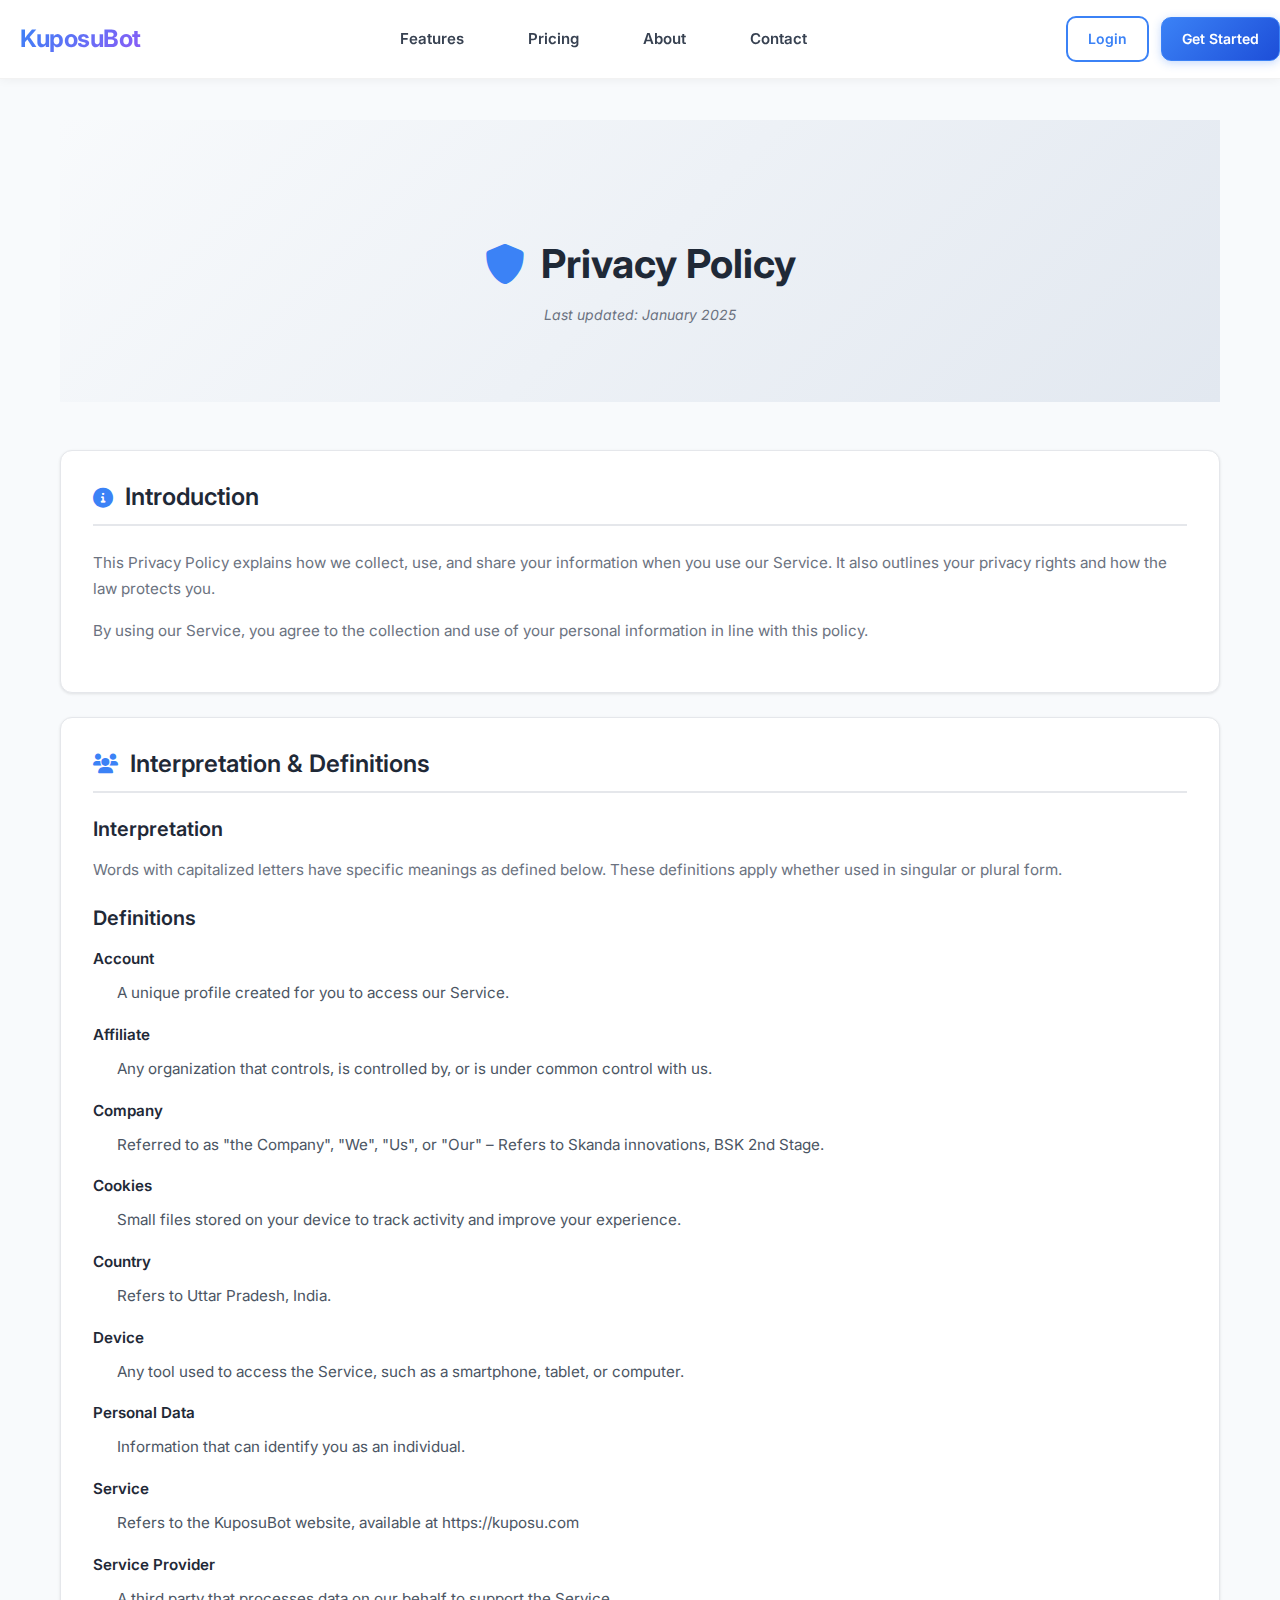
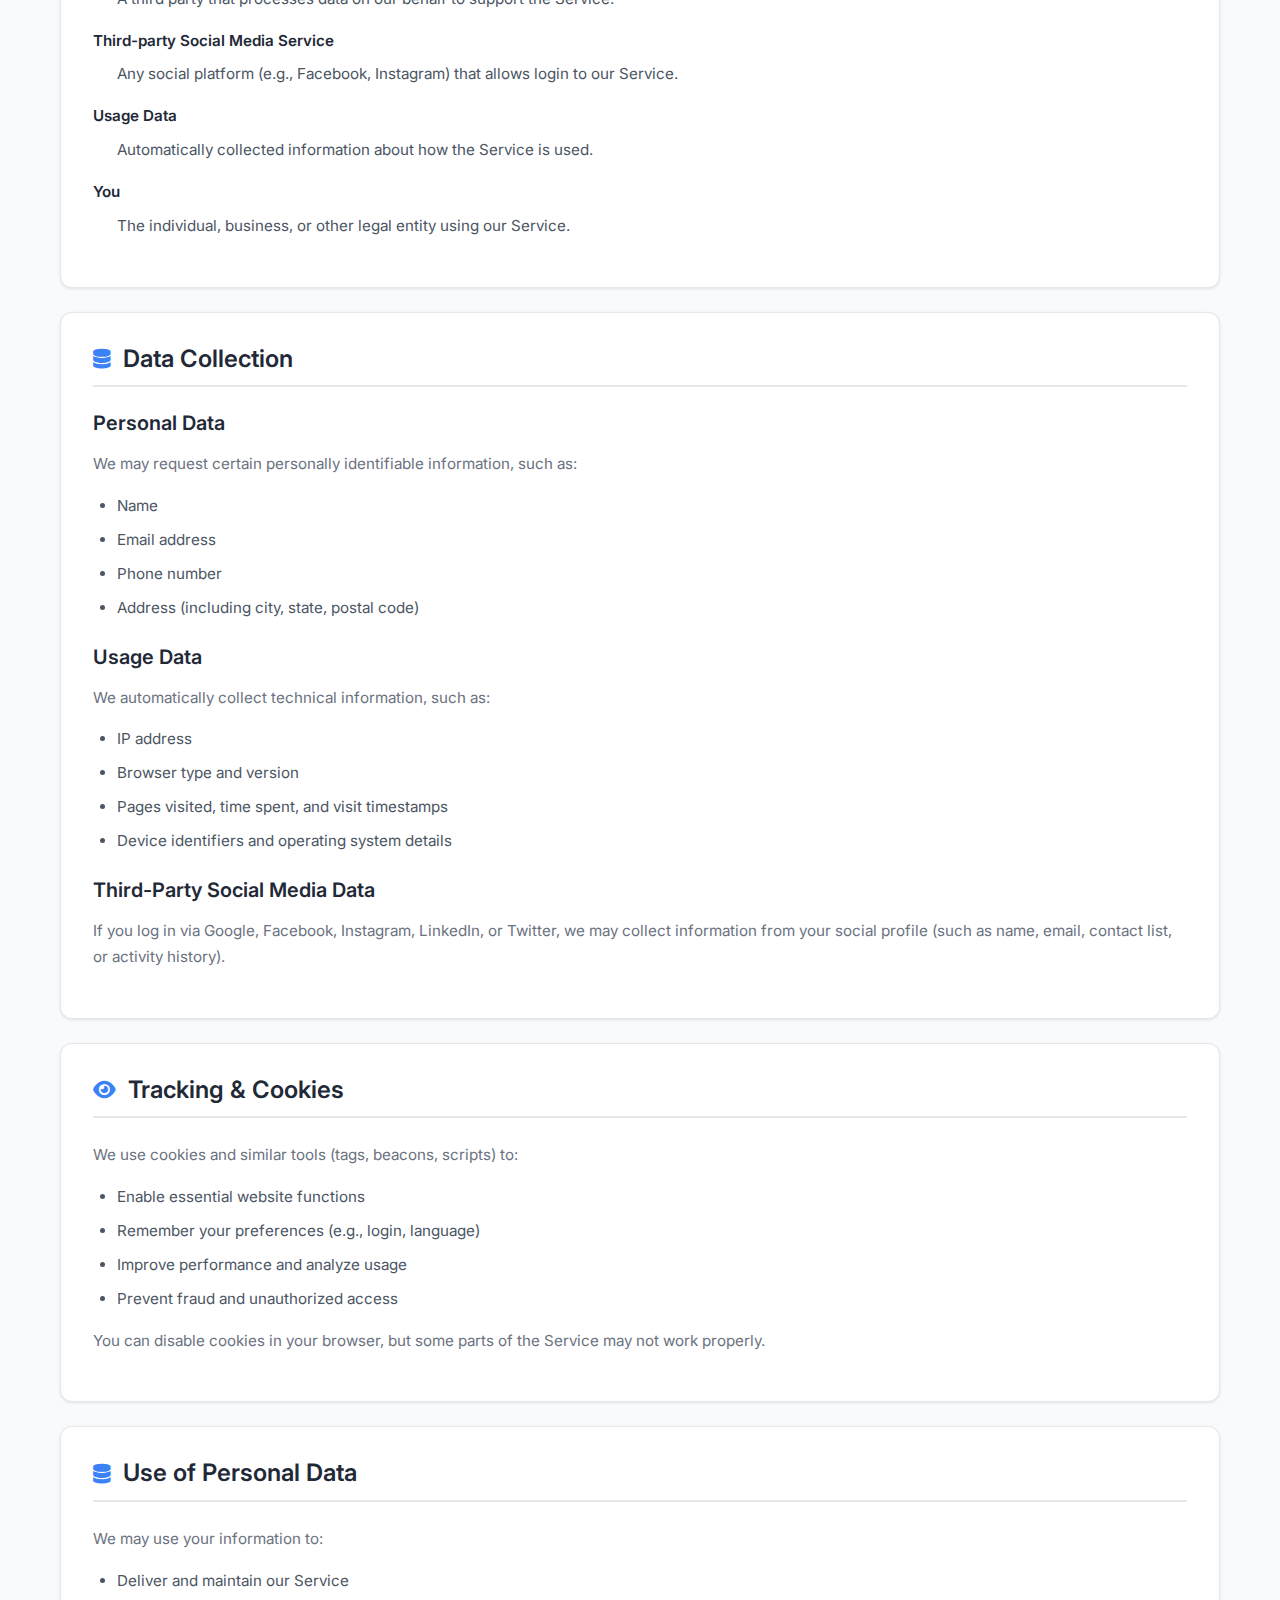
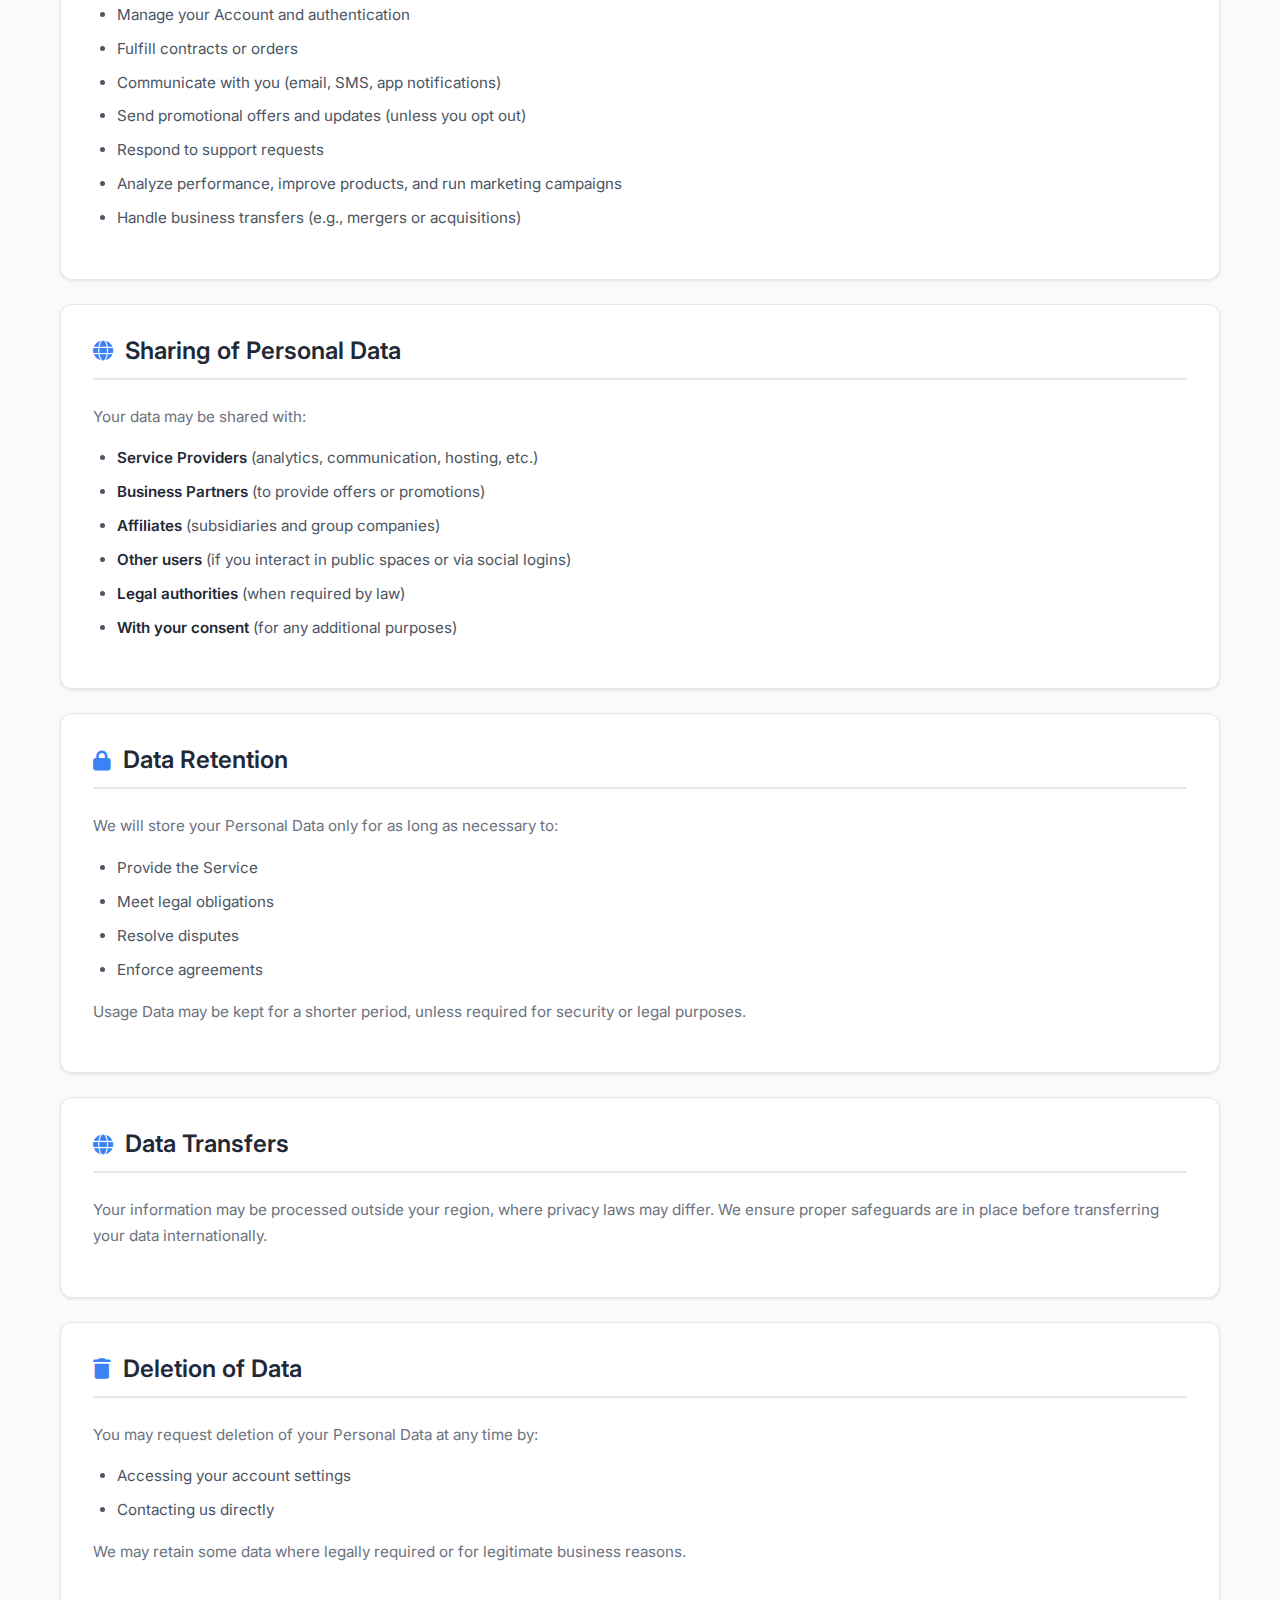
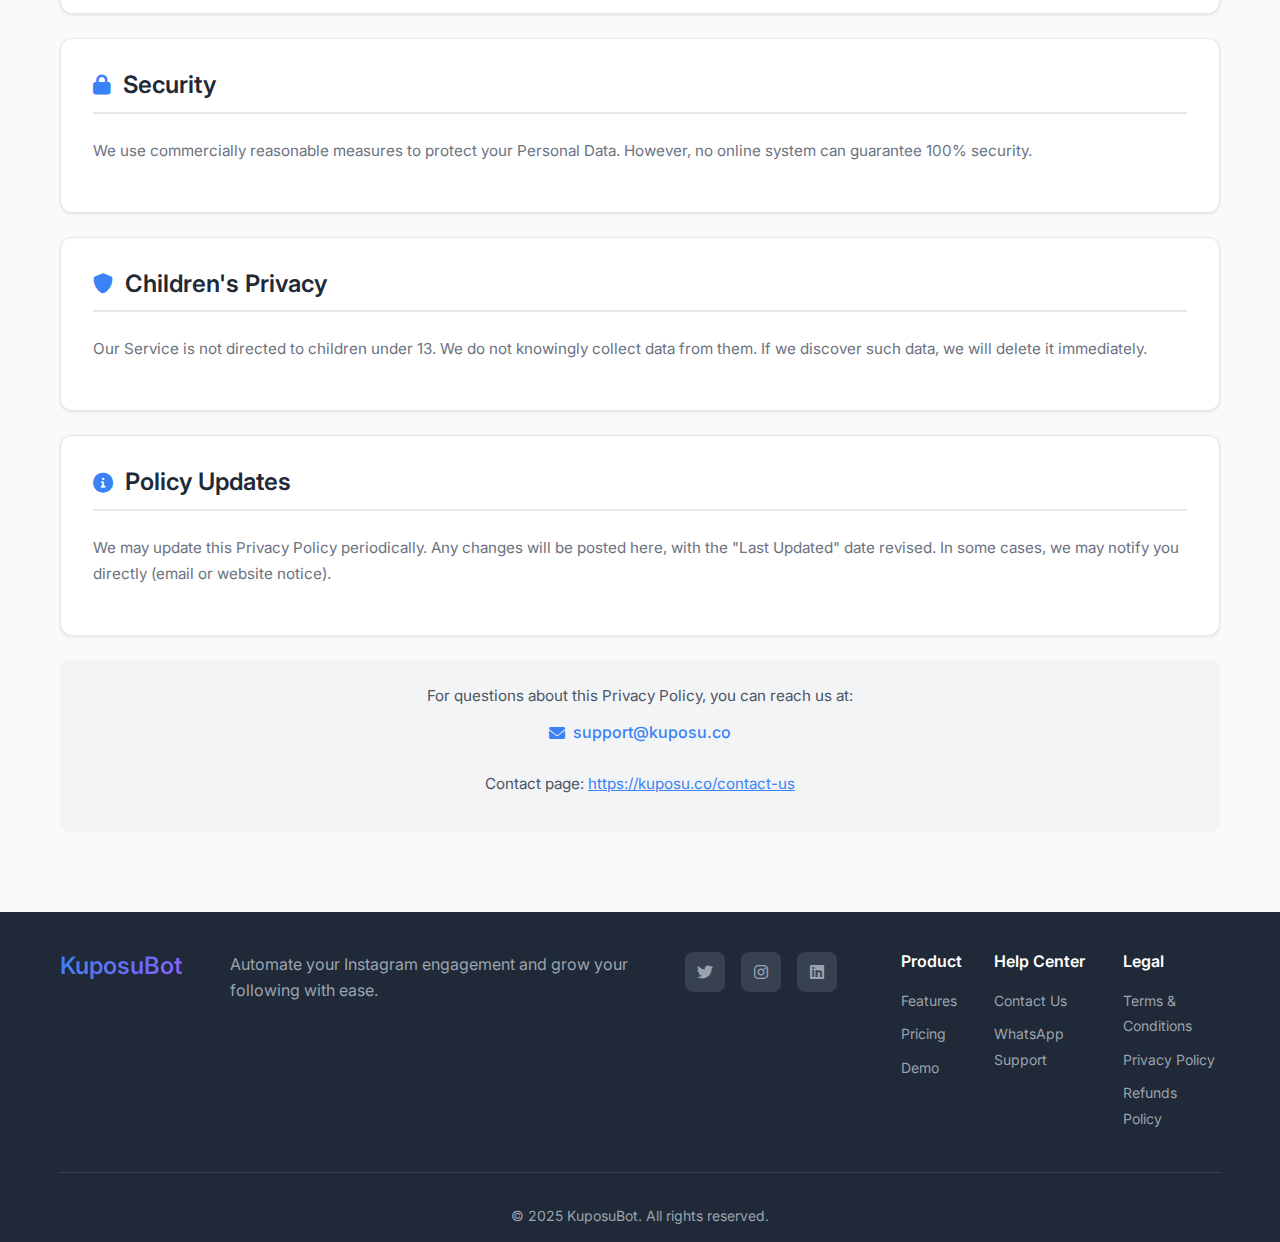
<file: privacy.html>
<!DOCTYPE html>
<html lang="en">
<head>
    <meta charset="UTF-8">
    <meta name="viewport" content="width=device-width, initial-scale=1.0">
    
    <!-- Primary Meta Tags -->
    <title>Privacy Policy - KuposuBot Instagram Automation Platform</title>
    <meta name="title" content="Privacy Policy - KuposuBot Instagram Automation Platform">
    <meta name="description" content="KuposuBot Privacy Policy - Learn how we collect, use, and protect your data in our Instagram automation platform. GDPR compliant privacy practices.">
    <meta name="keywords" content="KuposuBot privacy, Instagram automation privacy, data protection, GDPR compliance, privacy policy, user data security">
    <meta name="robots" content="index, follow">
    <meta name="author" content="KuposuBot">
    
    <!-- Open Graph / Facebook -->
    <meta property="og:type" content="website">
    <meta property="og:url" content="https://kuposu.com/privacy.html">
    <meta property="og:title" content="Privacy Policy - KuposuBot">
    <meta property="og:description" content="Learn how KuposuBot protects your privacy and data in our Instagram automation platform.">
    <meta property="og:image" content="https://kuposu.com/images/kuposubot-og-image.jpg">
    
    <!-- Twitter -->
    <meta property="twitter:card" content="summary">
    <meta property="twitter:url" content="https://kuposu.com/privacy.html">
    <meta property="twitter:title" content="Privacy Policy - KuposuBot">
    <meta property="twitter:description" content="Learn how KuposuBot protects your privacy and data in our Instagram automation platform.">
    
    <!-- Canonical URL -->
    <link rel="canonical" href="https://kuposu.com/privacy.html">
    
    <!-- Favicon -->
    <link rel="icon" type="image/x-icon" href="/favicon.ico">
    <link rel="apple-touch-icon" sizes="180x180" href="/apple-touch-icon.png">
    
    <!-- Stylesheets -->
    <link rel="stylesheet" href="styles.css">
    <link href="https://fonts.googleapis.com/css2?family=Inter:wght@300;400;500;600;700&display=swap" rel="stylesheet">
    <link rel="stylesheet" href="https://cdnjs.cloudflare.com/ajax/libs/font-awesome/6.0.0/css/all.min.css">
</head>
<body>
    <!-- Header -->
    <header class="header">
        <nav class="nav">
            <div class="nav-container">
                <div class="nav-brand">
                    <a href="index.html"><h2>KuposuBot</h2></a>
                </div>
                <ul class="nav-menu">
                    <li><a href="index.html#features">Features</a></li>
                    <li><a href="index.html#pricing">Pricing</a></li>
                    <li><a href="index.html#about">About</a></li>
                    <li><a href="index.html#contact">Contact</a></li>
                </ul>
                <div class="nav-actions">
                    <a href="#login" class="btn btn-outline">Login</a>
                    <a href="#signup" class="btn btn-primary">Get Started</a>
                </div>
                <div class="hamburger">
                    <span></span>
                    <span></span>
                    <span></span>
                </div>
            </div>
        </nav>
    </header>

    <!-- Privacy Content -->
    <main class="terms-page">
        <div class="container">
            <div class="page-header">
                <h1><i class="fas fa-shield-alt"></i> Privacy Policy</h1>
                <p class="last-updated">Last updated: January 2025</p>
            </div>

            <!-- Introduction -->
            <section class="content-section">
                <h2><i class="fas fa-info-circle"></i> Introduction</h2>
                <div class="section-content">
                    <p>
                        This Privacy Policy explains how we collect, use, and share your information when you use our Service. It also outlines your privacy rights and how the law protects you.
                    </p>
                    <p>
                        By using our Service, you agree to the collection and use of your personal information in line with this policy.
                    </p>
                </div>
            </section>

            <!-- Interpretation & Definitions -->
            <section class="content-section">
                <h2><i class="fas fa-users"></i> Interpretation & Definitions</h2>
                
                <h3>Interpretation</h3>
                <div class="section-content">
                    <p>
                        Words with capitalized letters have specific meanings as defined below. These definitions apply whether used in singular or plural form.
                    </p>
                </div>

                <h3>Definitions</h3>
                <div class="section-content">
                    <dl class="definition-list">
                        <dt>Account</dt>
                        <dd>A unique profile created for you to access our Service.</dd>
                        
                        <dt>Affiliate</dt>
                        <dd>Any organization that controls, is controlled by, or is under common control with us.</dd>
                        
                        <dt>Company</dt>
                        <dd>Referred to as "the Company", "We", "Us", or "Our" – Refers to Skanda innovations, BSK 2nd Stage.</dd>
                        
                        <dt>Cookies</dt>
                        <dd>Small files stored on your device to track activity and improve your experience.</dd>
                        
                        <dt>Country</dt>
                        <dd>Refers to Uttar Pradesh, India.</dd>
                        
                        <dt>Device</dt>
                        <dd>Any tool used to access the Service, such as a smartphone, tablet, or computer.</dd>
                        
                        <dt>Personal Data</dt>
                        <dd>Information that can identify you as an individual.</dd>
                        
                        <dt>Service</dt>
                        <dd>Refers to the KuposuBot website, available at https://kuposu.com</dd>
                        
                        <dt>Service Provider</dt>
                        <dd>A third party that processes data on our behalf to support the Service.</dd>
                        
                        <dt>Third-party Social Media Service</dt>
                        <dd>Any social platform (e.g., Facebook, Instagram) that allows login to our Service.</dd>
                        
                        <dt>Usage Data</dt>
                        <dd>Automatically collected information about how the Service is used.</dd>
                        
                        <dt>You</dt>
                        <dd>The individual, business, or other legal entity using our Service.</dd>
                    </dl>
                </div>
            </section>

            <!-- Data Collection -->
            <section class="content-section">
                <h2><i class="fas fa-database"></i> Data Collection</h2>
                
                <h3>Personal Data</h3>
                <div class="section-content">
                    <p>We may request certain personally identifiable information, such as:</p>
                    <ul>
                        <li>Name</li>
                        <li>Email address</li>
                        <li>Phone number</li>
                        <li>Address (including city, state, postal code)</li>
                    </ul>
                </div>

                <h3>Usage Data</h3>
                <div class="section-content">
                    <p>We automatically collect technical information, such as:</p>
                    <ul>
                        <li>IP address</li>
                        <li>Browser type and version</li>
                        <li>Pages visited, time spent, and visit timestamps</li>
                        <li>Device identifiers and operating system details</li>
                    </ul>
                </div>

                <h3>Third-Party Social Media Data</h3>
                <div class="section-content">
                    <p>
                        If you log in via Google, Facebook, Instagram, LinkedIn, or Twitter, we may collect information from your social profile (such as name, email, contact list, or activity history).
                    </p>
                </div>
            </section>

            <!-- Tracking & Cookies -->
            <section class="content-section">
                <h2><i class="fas fa-eye"></i> Tracking & Cookies</h2>
                <div class="section-content">
                    <p>We use cookies and similar tools (tags, beacons, scripts) to:</p>
                    <ul>
                        <li>Enable essential website functions</li>
                        <li>Remember your preferences (e.g., login, language)</li>
                        <li>Improve performance and analyze usage</li>
                        <li>Prevent fraud and unauthorized access</li>
                    </ul>
                    <p>
                        You can disable cookies in your browser, but some parts of the Service may not work properly.
                    </p>
                </div>
            </section>

            <!-- Use of Personal Data -->
            <section class="content-section">
                <h2><i class="fas fa-database"></i> Use of Personal Data</h2>
                <div class="section-content">
                    <p>We may use your information to:</p>
                    <ul>
                        <li>Deliver and maintain our Service</li>
                        <li>Manage your Account and authentication</li>
                        <li>Fulfill contracts or orders</li>
                        <li>Communicate with you (email, SMS, app notifications)</li>
                        <li>Send promotional offers and updates (unless you opt out)</li>
                        <li>Respond to support requests</li>
                        <li>Analyze performance, improve products, and run marketing campaigns</li>
                        <li>Handle business transfers (e.g., mergers or acquisitions)</li>
                    </ul>
                </div>
            </section>

            <!-- Sharing of Personal Data -->
            <section class="content-section">
                <h2><i class="fas fa-globe"></i> Sharing of Personal Data</h2>
                <div class="section-content">
                    <p>Your data may be shared with:</p>
                    <ul>
                        <li><strong>Service Providers</strong> (analytics, communication, hosting, etc.)</li>
                        <li><strong>Business Partners</strong> (to provide offers or promotions)</li>
                        <li><strong>Affiliates</strong> (subsidiaries and group companies)</li>
                        <li><strong>Other users</strong> (if you interact in public spaces or via social logins)</li>
                        <li><strong>Legal authorities</strong> (when required by law)</li>
                        <li><strong>With your consent</strong> (for any additional purposes)</li>
                    </ul>
                </div>
            </section>

            <!-- Data Retention -->
            <section class="content-section">
                <h2><i class="fas fa-lock"></i> Data Retention</h2>
                <div class="section-content">
                    <p>We will store your Personal Data only for as long as necessary to:</p>
                    <ul>
                        <li>Provide the Service</li>
                        <li>Meet legal obligations</li>
                        <li>Resolve disputes</li>
                        <li>Enforce agreements</li>
                    </ul>
                    <p>
                        Usage Data may be kept for a shorter period, unless required for security or legal purposes.
                    </p>
                </div>
            </section>

            <!-- Data Transfers -->
            <section class="content-section">
                <h2><i class="fas fa-globe"></i> Data Transfers</h2>
                <div class="section-content">
                    <p>
                        Your information may be processed outside your region, where privacy laws may differ. We ensure proper safeguards are in place before transferring your data internationally.
                    </p>
                </div>
            </section>

            <!-- Deletion of Data -->
            <section class="content-section">
                <h2><i class="fas fa-trash"></i> Deletion of Data</h2>
                <div class="section-content">
                    <p>You may request deletion of your Personal Data at any time by:</p>
                    <ul>
                        <li>Accessing your account settings</li>
                        <li>Contacting us directly</li>
                    </ul>
                    <p>
                        We may retain some data where legally required or for legitimate business reasons.
                    </p>
                </div>
            </section>

            <!-- Security -->
            <section class="content-section">
                <h2><i class="fas fa-lock"></i> Security</h2>
                <div class="section-content">
                    <p>
                        We use commercially reasonable measures to protect your Personal Data. However, no online system can guarantee 100% security.
                    </p>
                </div>
            </section>

            <!-- Children's Privacy -->
            <section class="content-section">
                <h2><i class="fas fa-shield-alt"></i> Children's Privacy</h2>
                <div class="section-content">
                    <p>
                        Our Service is not directed to children under 13. We do not knowingly collect data from them. If we discover such data, we will delete it immediately.
                    </p>
                </div>
            </section>

            <!-- Policy Updates -->
            <section class="content-section">
                <h2><i class="fas fa-info-circle"></i> Policy Updates</h2>
                <div class="section-content">
                    <p>
                        We may update this Privacy Policy periodically. Any changes will be posted here, with the "Last Updated" date revised. In some cases, we may notify you directly (email or website notice).
                    </p>
                </div>
            </section>

            <!-- Contact Information -->
            <div class="contact-info">
                <p>For questions about this Privacy Policy, you can reach us at:</p>
                <a href="mailto:support@kuposu.co" class="contact-email">
                    <i class="fas fa-envelope"></i>
                    support@kuposu.co
                </a>
                <br><br>
                <p>Contact page: <a href="https://kuposu.co/contact-us" style="color: #3b82f6;">https://kuposu.co/contact-us</a></p>
            </div>
        </div>
    </main>

    <!-- Footer -->
    <footer class="footer">
        <div class="container">
            <div class="footer-content">
                <div class="footer-brand">
                    <h3>KuposuBot</h3>
                    <p>Automate your Instagram engagement and grow your following with ease.</p>
                    <div class="social-links">
                        <a href="#"><i class="fab fa-twitter"></i></a>
                        <a href="#"><i class="fab fa-instagram"></i></a>
                        <a href="#"><i class="fab fa-linkedin"></i></a>
                    </div>
                </div>
                <div class="footer-links">
                    <div class="footer-column">
                        <h4>Product</h4>
                        <ul>
                            <li><a href="index.html#features">Features</a></li>
                            <li><a href="index.html#pricing">Pricing</a></li>
                            <li><a href="#demo">Demo</a></li>
                        </ul>
                    </div>
                    <div class="footer-column">
                        <h4>Help Center</h4>
                        <ul>
                            <li><a href="#contact">Contact Us</a></li>
                            <li><a href="https://wa.me/919535577330">WhatsApp Support</a></li>
                        </ul>
                    </div>
                    <div class="footer-column">
                        <h4>Legal</h4>
                        <ul>
                            <li><a href="terms.html">Terms & Conditions</a></li>
                            <li><a href="privacy.html">Privacy Policy</a></li>
                            <li><a href="refunds.html">Refunds Policy</a></li>
                        </ul>
                    </div>
                </div>
            </div>
            <div class="footer-bottom">
                <p>&copy; 2025 KuposuBot. All rights reserved.</p>
            </div>
        </div>
    </footer>

    <script src="script.js"></script>
</body>
</html>
</file>
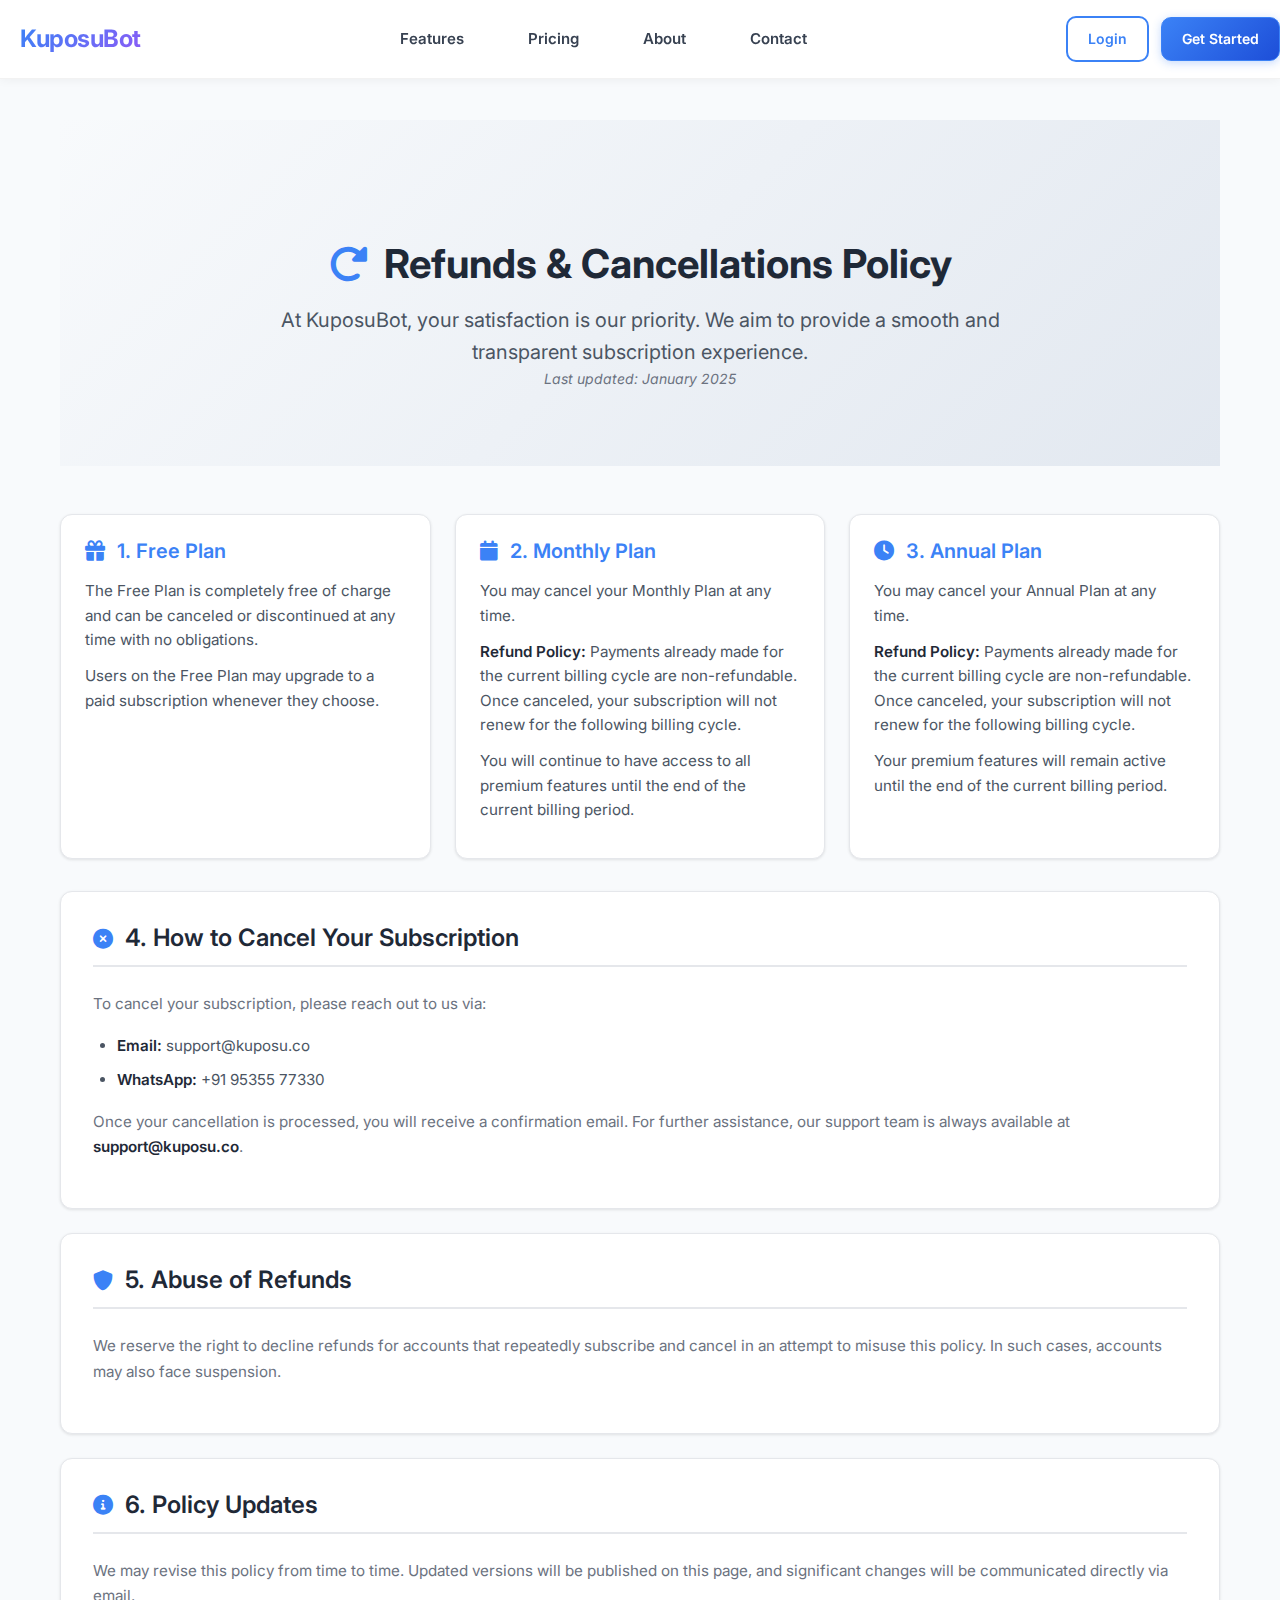
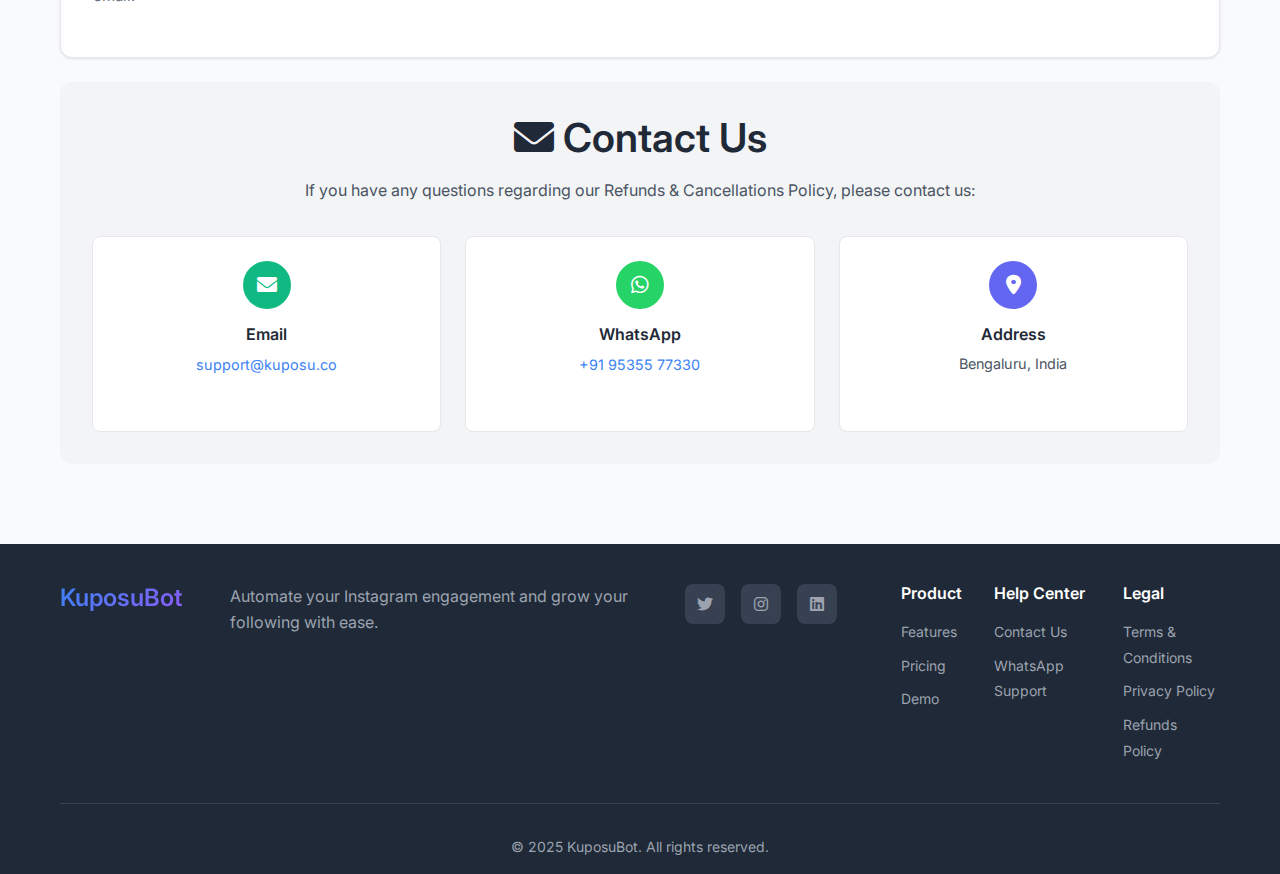
<file: refunds.html>
<!DOCTYPE html>
<html lang="en">
<head>
    <meta charset="UTF-8">
    <meta name="viewport" content="width=device-width, initial-scale=1.0">
    
    <!-- Primary Meta Tags -->
    <title>Refunds & Cancellations Policy - KuposuBot Instagram Automation</title>
    <meta name="title" content="Refunds & Cancellations Policy - KuposuBot Instagram Automation">
    <meta name="description" content="KuposuBot Refunds & Cancellations Policy - Understand our transparent refund process for Instagram automation subscriptions. Free, Monthly, and Annual plans.">
    <meta name="keywords" content="KuposuBot refunds, Instagram automation refund policy, cancellation policy, subscription refunds, transparent pricing">
    <meta name="robots" content="index, follow">
    <meta name="author" content="KuposuBot">
    
    <!-- Open Graph / Facebook -->
    <meta property="og:type" content="website">
    <meta property="og:url" content="https://kuposu.co/refunds.html">
    <meta property="og:title" content="Refunds & Cancellations Policy - KuposuBot">
    <meta property="og:description" content="Understand KuposuBot's transparent refund and cancellation process for Instagram automation subscriptions.">
    <meta property="og:image" content="https://kuposu.co/images/kuposubot-og-image.jpg">
    
    <!-- Twitter -->
    <meta property="twitter:card" content="summary">
    <meta property="twitter:url" content="https://kuposu.co/refunds.html">
    <meta property="twitter:title" content="Refunds & Cancellations Policy - KuposuBot">
    <meta property="twitter:description" content="Understand KuposuBot's transparent refund and cancellation process for Instagram automation subscriptions.">
    
    <!-- Canonical URL -->
    <link rel="canonical" href="https://kuposu.co/refunds.html">
    
    <!-- Favicon -->
    <link rel="icon" type="image/x-icon" href="/favicon.ico">
    <link rel="apple-touch-icon" sizes="180x180" href="/apple-touch-icon.png">
    
    <!-- Stylesheets -->
    <link rel="stylesheet" href="styles.css">
    <link href="https://fonts.googleapis.com/css2?family=Inter:wght@300;400;500;600;700&display=swap" rel="stylesheet">
    <link rel="stylesheet" href="https://cdnjs.cloudflare.com/ajax/libs/font-awesome/6.0.0/css/all.min.css">
</head>
<body>
    <!-- Header -->
    <header class="header">
        <nav class="nav">
            <div class="nav-container">
                <div class="nav-brand">
                    <a href="index.html"><h2>KuposuBot</h2></a>
                </div>
                <ul class="nav-menu">
                    <li><a href="index.html#features">Features</a></li>
                    <li><a href="index.html#pricing">Pricing</a></li>
                    <li><a href="index.html#about">About</a></li>
                    <li><a href="index.html#contact">Contact</a></li>
                </ul>
                <div class="nav-actions">
                    <a href="#login" class="btn btn-outline">Login</a>
                    <a href="#signup" class="btn btn-primary">Get Started</a>
                </div>
                <div class="hamburger">
                    <span></span>
                    <span></span>
                    <span></span>
                </div>
            </div>
        </nav>
    </header>

    <!-- Refunds Content -->
    <main class="terms-page">
        <div class="container">
            <div class="page-header">
                <h1><i class="fas fa-redo-alt"></i> Refunds & Cancellations Policy</h1>
                <p class="subtitle">At KuposuBot, your satisfaction is our priority. We aim to provide a smooth and transparent subscription experience.</p>
                <p class="last-updated">Last updated: January 2025</p>
            </div>

            <!-- Plan-specific Policies -->
            <div class="plan-grid">
                <!-- Free Plan -->
                <div class="plan-card">
                    <h3><i class="fas fa-gift"></i> 1. Free Plan</h3>
                    <div class="plan-content">
                        <p>
                            The Free Plan is completely free of charge and can be canceled or discontinued at any time with no obligations.
                        </p>
                        <p>
                            Users on the Free Plan may upgrade to a paid subscription whenever they choose.
                        </p>
                    </div>
                </div>

                <!-- Monthly Plan -->
                <div class="plan-card">
                    <h3><i class="fas fa-calendar"></i> 2. Monthly Plan</h3>
                    <div class="plan-content">
                        <p>
                            You may cancel your Monthly Plan at any time.
                        </p>
                        <p>
                            <strong>Refund Policy:</strong> Payments already made for the current billing cycle are non-refundable. Once canceled, your subscription will not renew for the following billing cycle.
                        </p>
                        <p>
                            You will continue to have access to all premium features until the end of the current billing period.
                        </p>
                    </div>
                </div>

                <!-- Annual Plan -->
                <div class="plan-card">
                    <h3><i class="fas fa-clock"></i> 3. Annual Plan</h3>
                    <div class="plan-content">
                        <p>
                            You may cancel your Annual Plan at any time.
                        </p>
                        <p>
                            <strong>Refund Policy:</strong> Payments already made for the current billing cycle are non-refundable. Once canceled, your subscription will not renew for the following billing cycle.
                        </p>
                        <p>
                            Your premium features will remain active until the end of the current billing period.
                        </p>
                    </div>
                </div>
            </div>

            <!-- How to Cancel -->
            <section class="content-section">
                <h2><i class="fas fa-times-circle"></i> 4. How to Cancel Your Subscription</h2>
                <div class="section-content">
                    <p>To cancel your subscription, please reach out to us via:</p>
                    <ul>
                        <li><strong>Email:</strong> support@kuposu.co</li>
                        <li><strong>WhatsApp:</strong> +91 95355 77330</li>
                    </ul>
                    <p>
                        Once your cancellation is processed, you will receive a confirmation email. For further assistance, our support team is always available at <strong>support@kuposu.co</strong>.
                    </p>
                </div>
            </section>

            <!-- Abuse Policy -->
            <section class="content-section">
                <h2><i class="fas fa-shield-alt"></i> 5. Abuse of Refunds</h2>
                <div class="section-content">
                    <p>
                        We reserve the right to decline refunds for accounts that repeatedly subscribe and cancel in an attempt to misuse this policy. In such cases, accounts may also face suspension.
                    </p>
                </div>
            </section>

            <!-- Policy Updates -->
            <section class="content-section">
                <h2><i class="fas fa-info-circle"></i> 6. Policy Updates</h2>
                <div class="section-content">
                    <p>
                        We may revise this policy from time to time. Updated versions will be published on this page, and significant changes will be communicated directly via email.
                    </p>
                </div>
            </section>

            <!-- Contact Information -->
            <section class="contact-section">
                <h2><i class="fas fa-envelope"></i> Contact Us</h2>
                <p>If you have any questions regarding our Refunds & Cancellations Policy, please contact us:</p>
                
                <div class="contact-grid">
                    <div class="contact-card">
                        <div class="contact-icon" style="background: #10b981;">
                            <i class="fas fa-envelope"></i>
                        </div>
                        <h4>Email</h4>
                        <a href="mailto:support@kuposu.co" class="contact-link">
                            support@kuposu.co
                        </a>
                    </div>

                    <div class="contact-card">
                        <div class="contact-icon" style="background: #25d366;">
                            <i class="fab fa-whatsapp"></i>
                        </div>
                        <h4>WhatsApp</h4>
                        <a href="https://wa.me/919535577330" class="contact-link">
                            +91 95355 77330
                        </a>
                    </div>

                    <div class="contact-card">
                        <div class="contact-icon" style="background: #6366f1;">
                            <i class="fas fa-map-marker-alt"></i>
                        </div>
                        <h4>Address</h4>
                        <p class="contact-text">
                            Bengaluru, India
                        </p>
                    </div>
                </div>
            </section>
        </div>
    </main>

    <!-- Footer -->
    <footer class="footer">
        <div class="container">
            <div class="footer-content">
                <div class="footer-brand">
                    <h3>KuposuBot</h3>
                    <p>Automate your Instagram engagement and grow your following with ease.</p>
                    <div class="social-links">
                        <a href="#"><i class="fab fa-twitter"></i></a>
                        <a href="#"><i class="fab fa-instagram"></i></a>
                        <a href="#"><i class="fab fa-linkedin"></i></a>
                    </div>
                </div>
                <div class="footer-links">
                    <div class="footer-column">
                        <h4>Product</h4>
                        <ul>
                            <li><a href="index.html#features">Features</a></li>
                            <li><a href="index.html#pricing">Pricing</a></li>
                            <li><a href="#demo">Demo</a></li>
                        </ul>
                    </div>
                    <div class="footer-column">
                        <h4>Help Center</h4>
                        <ul>
                            <li><a href="#contact">Contact Us</a></li>
                            <li><a href="https://wa.me/919535577330">WhatsApp Support</a></li>
                        </ul>
                    </div>
                    <div class="footer-column">
                        <h4>Legal</h4>
                        <ul>
                            <li><a href="terms.html">Terms & Conditions</a></li>
                            <li><a href="privacy.html">Privacy Policy</a></li>
                            <li><a href="refunds.html">Refunds Policy</a></li>
                        </ul>
                    </div>
                </div>
            </div>
            <div class="footer-bottom">
                <p>&copy; 2025 KuposuBot. All rights reserved.</p>
            </div>
        </div>
    </footer>

    <script src="script.js"></script>
</body>
</html>
</file>
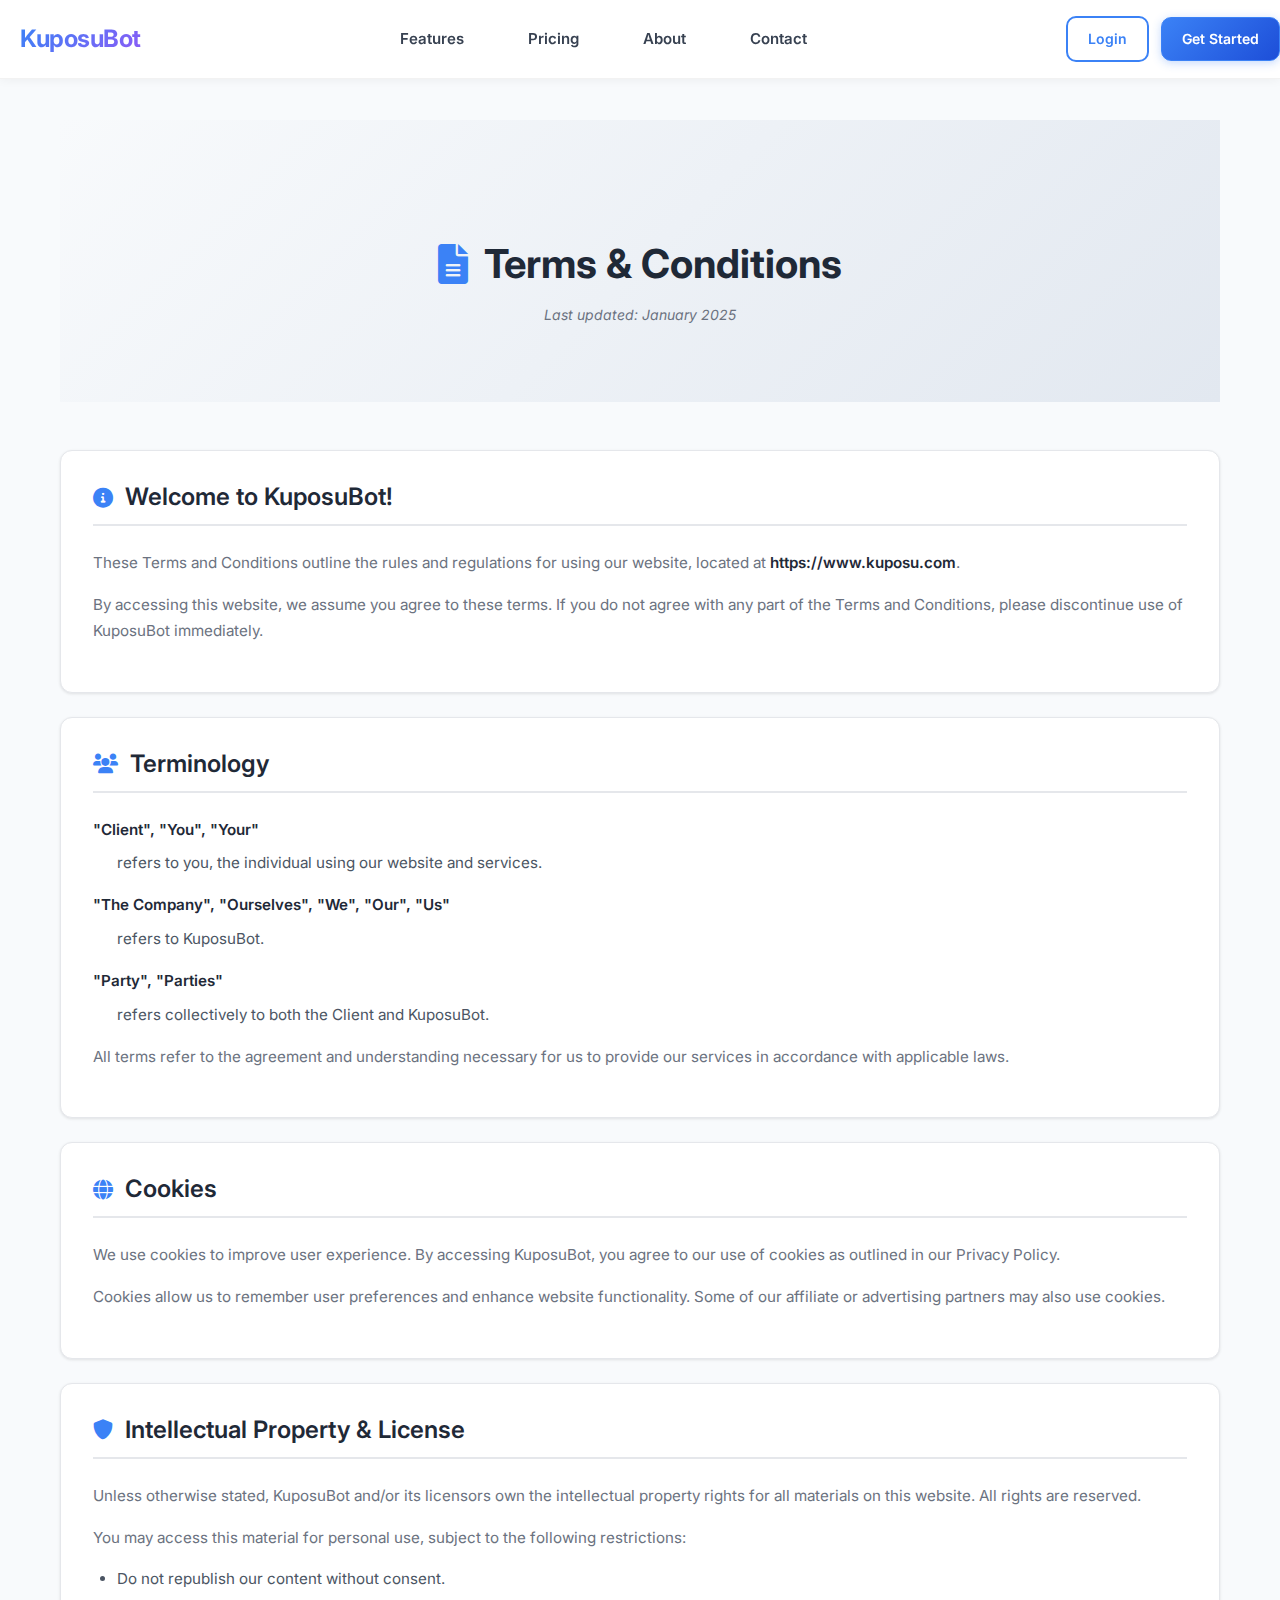
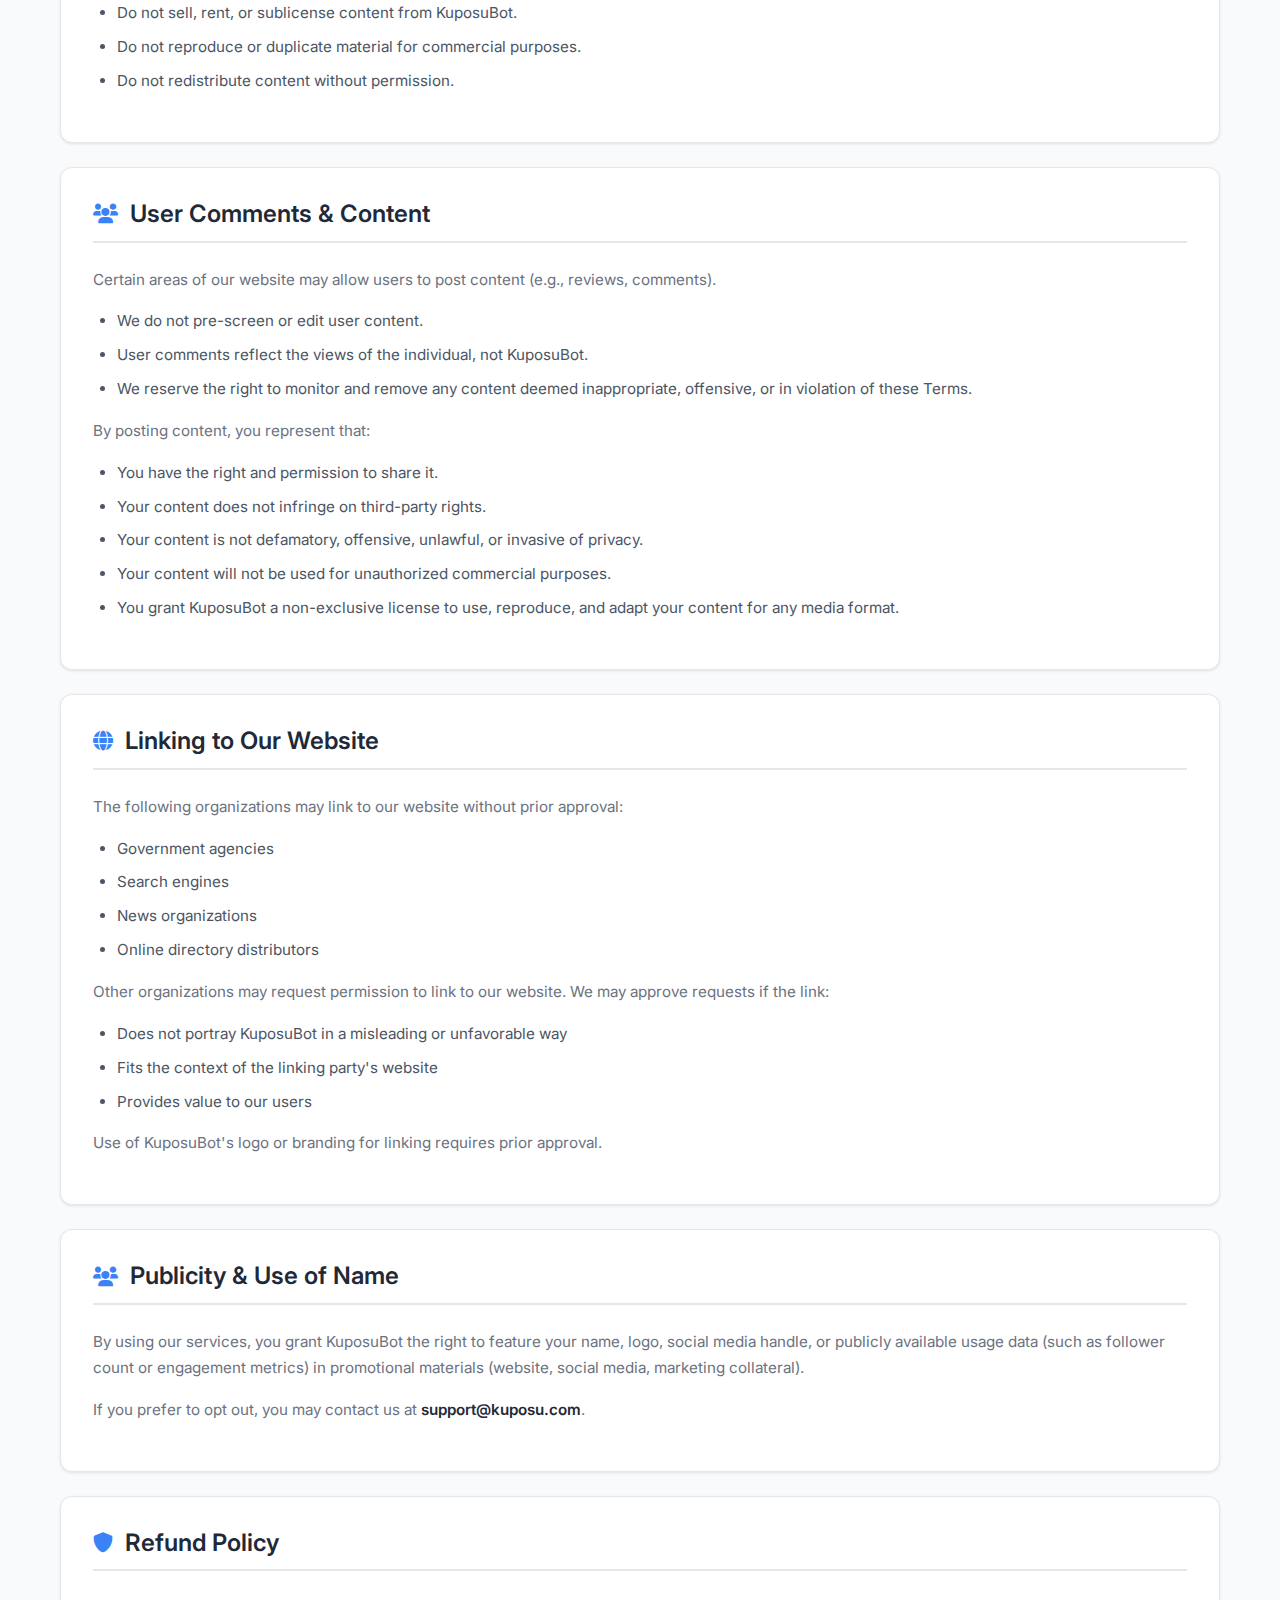
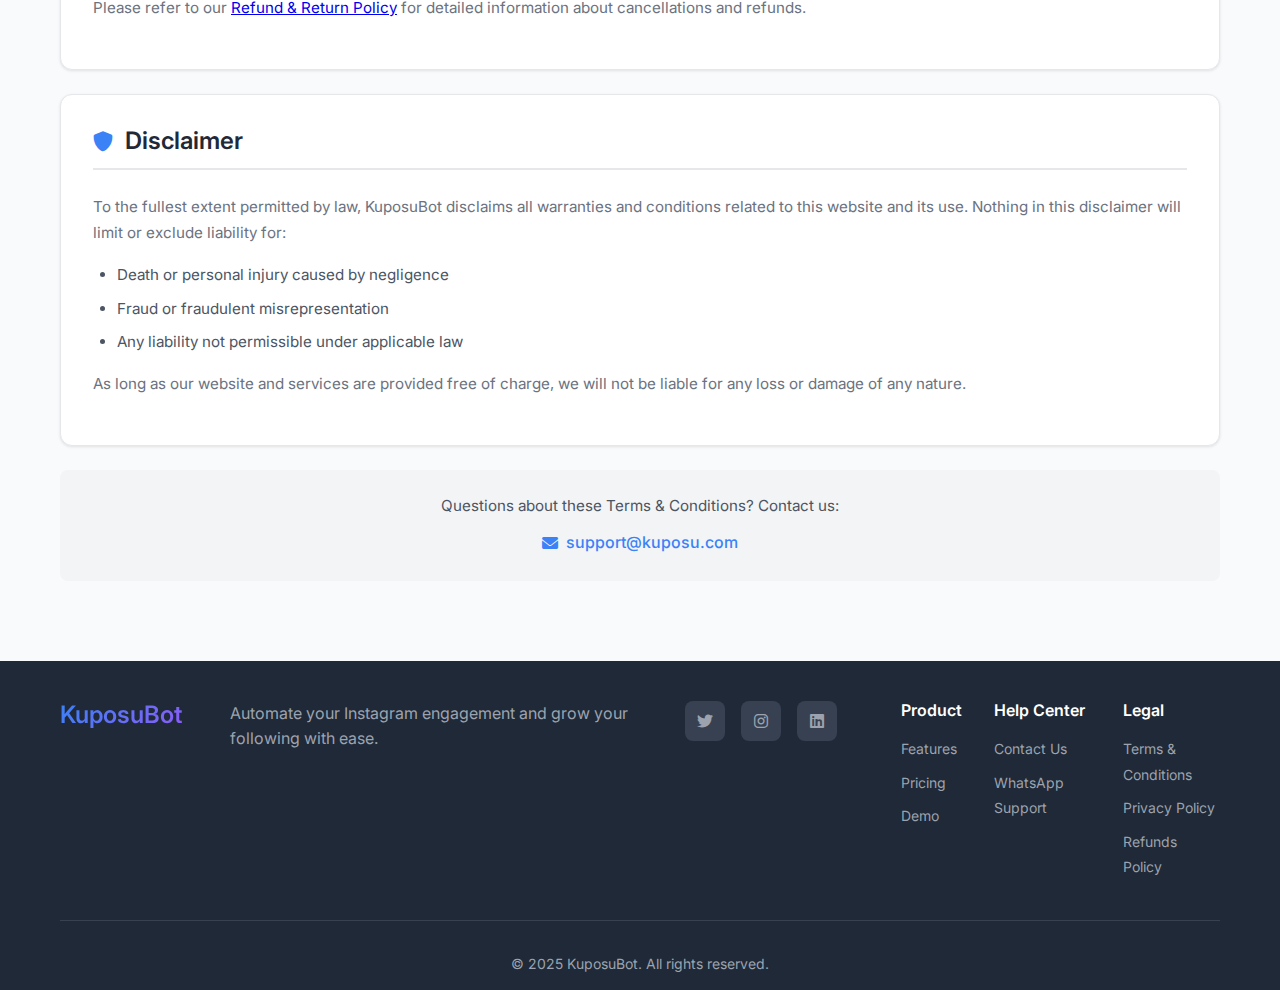
<file: terms.html>
<!DOCTYPE html>
<html lang="en">
<head>
    <meta charset="UTF-8">
    <meta name="viewport" content="width=device-width, initial-scale=1.0">
    
    <!-- Primary Meta Tags -->
    <title>Terms & Conditions - KuposuBot Instagram Automation Platform</title>
    <meta name="title" content="Terms & Conditions - KuposuBot Instagram Automation Platform">
    <meta name="description" content="Read KuposuBot's Terms and Conditions for Instagram automation services. Understand user rights, responsibilities, and platform policies for automated engagement.">
    <meta name="keywords" content="KuposuBot terms, Instagram automation terms, social media automation policy, user agreement, service terms">
    <meta name="robots" content="index, follow">
    <meta name="author" content="KuposuBot">
    
    <!-- Open Graph / Facebook -->
    <meta property="og:type" content="website">
    <meta property="og:url" content="https://kuposu.com/terms.html">
    <meta property="og:title" content="Terms & Conditions - KuposuBot">
    <meta property="og:description" content="Read KuposuBot's Terms and Conditions for Instagram automation services.">
    <meta property="og:image" content="https://kuposu.com/images/kuposubot-og-image.jpg">
    
    <!-- Twitter -->
    <meta property="twitter:card" content="summary">
    <meta property="twitter:url" content="https://kuposu.com/terms.html">
    <meta property="twitter:title" content="Terms & Conditions - KuposuBot">
    <meta property="twitter:description" content="Read KuposuBot's Terms and Conditions for Instagram automation services.">
    
    <!-- Canonical URL -->
    <link rel="canonical" href="https://kuposu.com/terms.html">
    
    <!-- Favicon -->
    <link rel="icon" type="image/x-icon" href="/favicon.ico">
    <link rel="apple-touch-icon" sizes="180x180" href="/apple-touch-icon.png">
    
    <!-- Stylesheets -->
    <link rel="stylesheet" href="styles.css">
    <link href="https://fonts.googleapis.com/css2?family=Inter:wght@300;400;500;600;700&display=swap" rel="stylesheet">
    <link rel="stylesheet" href="https://cdnjs.cloudflare.com/ajax/libs/font-awesome/6.0.0/css/all.min.css">
</head>
<body>
    <!-- Header -->
    <header class="header">
        <nav class="nav">
            <div class="nav-container">
                <div class="nav-brand">
                    <a href="index.html"><h2>KuposuBot</h2></a>
                </div>
                <ul class="nav-menu">
                    <li><a href="index.html#features">Features</a></li>
                    <li><a href="index.html#pricing">Pricing</a></li>
                    <li><a href="index.html#about">About</a></li>
                    <li><a href="index.html#contact">Contact</a></li>
                </ul>
                <div class="nav-actions">
                    <a href="#login" class="btn btn-outline">Login</a>
                    <a href="#signup" class="btn btn-primary">Get Started</a>
                </div>
                <div class="hamburger">
                    <span></span>
                    <span></span>
                    <span></span>
                </div>
            </div>
        </nav>
    </header>

    <!-- Terms Content -->
    <main class="terms-page">
        <div class="container">
            <div class="page-header">
                <h1><i class="fas fa-file-text"></i> Terms & Conditions</h1>
                <p class="last-updated">Last updated: January 2025</p>
            </div>

            <!-- Introduction -->
            <section class="content-section">
                <h2><i class="fas fa-info-circle"></i> Welcome to KuposuBot!</h2>
                <div class="section-content">
                    <p>
                        These Terms and Conditions outline the rules and regulations for using our website, located at <strong>https://www.kuposu.com</strong>.
                    </p>
                    <p>
                        By accessing this website, we assume you agree to these terms. If you do not agree with any part of the Terms and Conditions, please discontinue use of KuposuBot immediately.
                    </p>
                </div>
            </section>

            <!-- Terminology -->
            <section class="content-section">
                <h2><i class="fas fa-users"></i> Terminology</h2>
                <div class="section-content">
                    <dl class="definition-list">
                        <dt>"Client", "You", "Your"</dt>
                        <dd>refers to you, the individual using our website and services.</dd>
                        
                        <dt>"The Company", "Ourselves", "We", "Our", "Us"</dt>
                        <dd>refers to KuposuBot.</dd>
                        
                        <dt>"Party", "Parties"</dt>
                        <dd>refers collectively to both the Client and KuposuBot.</dd>
                    </dl>
                    <p>
                        All terms refer to the agreement and understanding necessary for us to provide our services in accordance with applicable laws.
                    </p>
                </div>
            </section>

            <!-- Cookies -->
            <section class="content-section">
                <h2><i class="fas fa-globe"></i> Cookies</h2>
                <div class="section-content">
                    <p>
                        We use cookies to improve user experience. By accessing KuposuBot, you agree to our use of cookies as outlined in our Privacy Policy.
                    </p>
                    <p>
                        Cookies allow us to remember user preferences and enhance website functionality. Some of our affiliate or advertising partners may also use cookies.
                    </p>
                </div>
            </section>

            <!-- Intellectual Property -->
            <section class="content-section">
                <h2><i class="fas fa-shield-alt"></i> Intellectual Property & License</h2>
                <div class="section-content">
                    <p>
                        Unless otherwise stated, KuposuBot and/or its licensors own the intellectual property rights for all materials on this website. All rights are reserved.
                    </p>
                    <p>
                        You may access this material for personal use, subject to the following restrictions:
                    </p>
                    <ul>
                        <li>Do not republish our content without consent.</li>
                        <li>Do not sell, rent, or sublicense content from KuposuBot.</li>
                        <li>Do not reproduce or duplicate material for commercial purposes.</li>
                        <li>Do not redistribute content without permission.</li>
                    </ul>
                </div>
            </section>

            <!-- User Comments & Content -->
            <section class="content-section">
                <h2><i class="fas fa-users"></i> User Comments & Content</h2>
                <div class="section-content">
                    <p>
                        Certain areas of our website may allow users to post content (e.g., reviews, comments).
                    </p>
                    <ul>
                        <li>We do not pre-screen or edit user content.</li>
                        <li>User comments reflect the views of the individual, not KuposuBot.</li>
                        <li>We reserve the right to monitor and remove any content deemed inappropriate, offensive, or in violation of these Terms.</li>
                    </ul>
                    <p>
                        By posting content, you represent that:
                    </p>
                    <ul>
                        <li>You have the right and permission to share it.</li>
                        <li>Your content does not infringe on third-party rights.</li>
                        <li>Your content is not defamatory, offensive, unlawful, or invasive of privacy.</li>
                        <li>Your content will not be used for unauthorized commercial purposes.</li>
                        <li>You grant KuposuBot a non-exclusive license to use, reproduce, and adapt your content for any media format.</li>
                    </ul>
                </div>
            </section>

            <!-- Linking -->
            <section class="content-section">
                <h2><i class="fas fa-globe"></i> Linking to Our Website</h2>
                <div class="section-content">
                    <p>
                        The following organizations may link to our website without prior approval:
                    </p>
                    <ul>
                        <li>Government agencies</li>
                        <li>Search engines</li>
                        <li>News organizations</li>
                        <li>Online directory distributors</li>
                    </ul>
                    <p>
                        Other organizations may request permission to link to our website. We may approve requests if the link:
                    </p>
                    <ul>
                        <li>Does not portray KuposuBot in a misleading or unfavorable way</li>
                        <li>Fits the context of the linking party's website</li>
                        <li>Provides value to our users</li>
                    </ul>
                    <p>
                        Use of KuposuBot's logo or branding for linking requires prior approval.
                    </p>
                </div>
            </section>

            <!-- Publicity -->
            <section class="content-section">
                <h2><i class="fas fa-users"></i> Publicity & Use of Name</h2>
                <div class="section-content">
                    <p>
                        By using our services, you grant KuposuBot the right to feature your name, logo, social media handle, or publicly available usage data (such as follower count or engagement metrics) in promotional materials (website, social media, marketing collateral).
                    </p>
                    <p>
                        If you prefer to opt out, you may contact us at <strong>support@kuposu.com</strong>.
                    </p>
                </div>
            </section>

            <!-- Refund Policy -->
            <section class="content-section">
                <h2><i class="fas fa-shield-alt"></i> Refund Policy</h2>
                <div class="section-content">
                    <p>
                        Please refer to our <a href="refunds.html">Refund & Return Policy</a> for detailed information about cancellations and refunds.
                    </p>
                </div>
            </section>

            <!-- Disclaimer -->
            <section class="content-section">
                <h2><i class="fas fa-shield-alt"></i> Disclaimer</h2>
                <div class="section-content">
                    <p>
                        To the fullest extent permitted by law, KuposuBot disclaims all warranties and conditions related to this website and its use. Nothing in this disclaimer will limit or exclude liability for:
                    </p>
                    <ul>
                        <li>Death or personal injury caused by negligence</li>
                        <li>Fraud or fraudulent misrepresentation</li>
                        <li>Any liability not permissible under applicable law</li>
                    </ul>
                    <p>
                        As long as our website and services are provided free of charge, we will not be liable for any loss or damage of any nature.
                    </p>
                </div>
            </section>

            <!-- Contact Information -->
            <div class="contact-info">
                <p>Questions about these Terms & Conditions? Contact us:</p>
                <a href="mailto:support@kuposu.com" class="contact-email">
                    <i class="fas fa-envelope"></i>
                    support@kuposu.com
                </a>
            </div>
        </div>
    </main>

    <!-- Footer -->
    <footer class="footer">
        <div class="container">
            <div class="footer-content">
                <div class="footer-brand">
                    <h3>KuposuBot</h3>
                    <p>Automate your Instagram engagement and grow your following with ease.</p>
                    <div class="social-links">
                        <a href="#"><i class="fab fa-twitter"></i></a>
                        <a href="#"><i class="fab fa-instagram"></i></a>
                        <a href="#"><i class="fab fa-linkedin"></i></a>
                    </div>
                </div>
                <div class="footer-links">
                    <div class="footer-column">
                        <h4>Product</h4>
                        <ul>
                            <li><a href="index.html#features">Features</a></li>
                            <li><a href="index.html#pricing">Pricing</a></li>
                            <li><a href="#demo">Demo</a></li>
                        </ul>
                    </div>
                    <div class="footer-column">
                        <h4>Help Center</h4>
                        <ul>
                            <li><a href="#contact">Contact Us</a></li>
                            <li><a href="https://wa.me/919535577330">WhatsApp Support</a></li>
                        </ul>
                    </div>
                    <div class="footer-column">
                        <h4>Legal</h4>
                        <ul>
                            <li><a href="terms.html">Terms & Conditions</a></li>
                            <li><a href="privacy.html">Privacy Policy</a></li>
                            <li><a href="refunds.html">Refunds Policy</a></li>
                        </ul>
                    </div>
                </div>
            </div>
            <div class="footer-bottom">
                <p>&copy; 2025 KuposuBot. All rights reserved.</p>
            </div>
        </div>
    </footer>

    <script src="script.js"></script>
</body>
</html>
</file>
<file: styles.css>
/* Reset and Base Styles */
* {
    margin: 0;
    padding: 0;
    box-sizing: border-box;
}

body {
    font-family: 'Inter', -apple-system, BlinkMacSystemFont, 'Segoe UI', Roboto, Oxygen, Ubuntu, Cantarell, sans-serif;
    line-height: 1.6;
    color: #1f2937;
    background-color: #ffffff;
}

.container {
    max-width: 1200px;
    margin: 0 auto;
    padding: 0 20px;
}

/* Typography */
h1, h2, h3, h4, h5, h6 {
    font-weight: 600;
    line-height: 1.2;
    margin-bottom: 1rem;
}

h1 {
    font-size: 3rem;
    font-weight: 700;
}

h2 {
    font-size: 2.5rem;
}

h3 {
    font-size: 1.5rem;
}

p {
    margin-bottom: 1rem;
    color: #6b7280;
}

/* Buttons */
.btn {
    display: inline-block;
    padding: 10px 20px;
    border-radius: 8px;
    text-decoration: none;
    font-weight: 500;
    font-size: 14px;
    text-align: center;
    cursor: pointer;
    border: 1px solid transparent;
    transition: all 0.2s ease;
}

.btn-primary {
    background: linear-gradient(135deg, #3b82f6 0%, #1d4ed8 100%);
    color: white;
    border-color: #3b82f6;
    font-weight: 600;
    border-radius: 10px;
    box-shadow: 0 2px 10px rgba(59, 130, 246, 0.3);
}

.btn-primary:hover {
    background: linear-gradient(135deg, #2563eb 0%, #1e40af 100%);
    transform: translateY(-1px);
    box-shadow: 0 4px 15px rgba(59, 130, 246, 0.4);
}

.btn-outline {
    background: transparent;
    color: #3b82f6;
    border-color: #3b82f6;
    font-weight: 600;
    border-radius: 10px;
    border-width: 2px;
}

.btn-outline:hover {
    background: #3b82f6;
    color: white;
    transform: translateY(-1px);
    box-shadow: 0 2px 8px rgba(59, 130, 246, 0.3);
}

.btn-large {
    padding: 16px 32px;
    font-size: 16px;
}

.btn-full {
    width: 100%;
}

/* Header */
.header {
    position: fixed;
    top: 0;
    left: 0;
    right: 0;
    background: rgba(255, 255, 255, 0.95);
    backdrop-filter: blur(20px);
    border-bottom: 1px solid rgba(0, 0, 0, 0.05);
    z-index: 1000;
    box-shadow: 0 1px 10px rgba(0, 0, 0, 0.05);
}

.nav {
    padding: 1rem 0;
}

.nav-container {
    display: flex;
    justify-content: space-between;
    align-items: center;
}

.nav-brand {
    margin-left: 20px;
}

.nav-brand a {
    text-decoration: none;
}

.nav-brand h2 {
    background: linear-gradient(135deg, #3b82f6 0%, #1d4ed8 100%);
    -webkit-background-clip: text;
    -webkit-text-fill-color: transparent;
    background-clip: text;
    margin: 0;
    font-size: 1.75rem;
    font-weight: 800;
    letter-spacing: -0.02em;
}

.nav-menu {
    display: flex;
    list-style: none;
    gap: 2rem;
}

.nav-menu a {
    text-decoration: none;
    color: #374151;
    font-weight: 600;
    font-size: 15px;
    padding: 8px 16px;
    border-radius: 8px;
    transition: all 0.2s ease;
}

.nav-menu a:hover {
    color: #3b82f6;
    background: rgba(59, 130, 246, 0.1);
}

.nav-actions {
    display: flex;
    gap: 0.75rem;
    align-items: center;
}

.hamburger {
    display: none;
    flex-direction: column;
    cursor: pointer;
    gap: 4px;
}

.hamburger span {
    width: 25px;
    height: 3px;
    background: #374151;
    border-radius: 2px;
    transition: all 0.3s ease;
}

/* Hero Section */
.hero {
    padding: 120px 0 80px;
    background: linear-gradient(135deg, #f8fafc 0%, #e2e8f0 100%);
    overflow: hidden;
    position: relative;
}

.hero::before {
    content: '';
    position: absolute;
    top: 0;
    left: 0;
    right: 0;
    bottom: 0;
    background: url('data:image/svg+xml,<svg xmlns="http://www.w3.org/2000/svg" viewBox="0 0 100 100"><defs><pattern id="grain" width="100" height="100" patternUnits="userSpaceOnUse"><circle cx="25" cy="25" r="1" fill="%23e2e8f0" opacity="0.3"/><circle cx="75" cy="75" r="1" fill="%23e2e8f0" opacity="0.3"/></pattern></defs><rect width="100" height="100" fill="url(%23grain)"/></svg>');
    opacity: 0.3;
}

.hero-content {
    display: grid;
    grid-template-columns: 1fr 1fr;
    gap: 4rem;
    align-items: center;
    position: relative;
    z-index: 1;
}

.hero-text h1 {
    font-size: 3.5rem;
    font-weight: 800;
    background: linear-gradient(135deg, #1f2937 0%, #3b82f6 100%);
    -webkit-background-clip: text;
    -webkit-text-fill-color: transparent;
    background-clip: text;
    margin-bottom: 1.5rem;
    letter-spacing: -0.02em;
}

.hero-text p {
    font-size: 1.25rem;
    color: #4b5563;
    margin-bottom: 2rem;
    line-height: 1.7;
}

.hero-actions {
    display: flex;
    gap: 1rem;
    margin-bottom: 3rem;
}

.free-trial-banner {
    background: linear-gradient(135deg, #10b981 0%, #059669 100%);
    color: white;
    padding: 12px 24px;
    border-radius: 25px;
    display: inline-flex;
    align-items: center;
    gap: 8px;
    margin: 1.5rem 0;
    font-weight: 500;
    font-size: 0.95rem;
    box-shadow: 0 4px 12px rgba(16, 185, 129, 0.3);
    animation: glow 2s ease-in-out infinite alternate;
}

.trial-icon {
    font-size: 1.1rem;
}

.trial-text {
    font-weight: 600;
}

@keyframes glow {
    from {
        box-shadow: 0 4px 12px rgba(16, 185, 129, 0.3);
    }
    to {
        box-shadow: 0 6px 20px rgba(16, 185, 129, 0.5);
    }
}

.hero-stats {
    display: grid;
    grid-template-columns: repeat(3, 1fr);
    gap: 2rem;
}

.stat {
    text-align: center;
}

.stat-number {
    display: block;
    font-size: 2rem;
    font-weight: 700;
    color: #3b82f6;
}

.stat-label {
    font-size: 0.875rem;
    color: #6b7280;
    font-weight: 500;
}

/* Modern Automation Visual */
.hero-image {
    display: flex;
    justify-content: center;
    align-items: center;
    position: relative;
}

.automation-visual {
    position: relative;
    width: 500px;
    height: 500px;
    display: flex;
    justify-content: center;
    align-items: center;
    transform: translateY(-150px);
}

.orbit-container {
    position: relative;
    width: 400px;
    height: 400px;
    display: flex;
    justify-content: center;
    align-items: center;
}

/* AI Center Hub */
.ai-center {
    position: absolute;
    width: 100px;
    height: 100px;
    background: linear-gradient(135deg, #3b82f6 0%, #1d4ed8 100%);
    border-radius: 50%;
    display: flex;
    justify-content: center;
    align-items: center;
    z-index: 10;
    box-shadow: 0 10px 30px rgba(59, 130, 246, 0.4);
}

.ai-icon {
    color: white;
    font-size: 40px;
}

.ai-pulse {
    position: absolute;
    width: 100%;
    height: 100%;
    border-radius: 50%;
    border: 3px solid rgba(59, 130, 246, 0.3);
    animation: pulse 2s infinite;
}

@keyframes pulse {
    0% {
        transform: scale(1);
        opacity: 1;
    }
    100% {
        transform: scale(1.5);
        opacity: 0;
    }
}

/* Platform Orbits */
.platform-orbit {
    position: absolute;
    border-radius: 50%;
    border: 2px solid rgba(59, 130, 246, 0.2);
}

.orbit-1 {
    width: 160px;
    height: 160px;
    animation: rotate 20s linear infinite;
}

.orbit-2 {
    width: 240px;
    height: 240px;
    animation: rotate 25s linear infinite reverse;
}

.orbit-3 {
    width: 320px;
    height: 320px;
    animation: rotate 30s linear infinite;
}

.orbit-4 {
    width: 400px;
    height: 400px;
    animation: rotate 35s linear infinite reverse;
}

@keyframes rotate {
    from {
        transform: rotate(0deg);
    }
    to {
        transform: rotate(360deg);
    }
}

/* Platform Icons */
.platform-icon {
    position: absolute;
    width: 56px;
    height: 56px;
    border-radius: 50%;
    display: flex;
    justify-content: center;
    align-items: center;
    color: white;
    font-size: 24px;
    top: -28px;
    left: calc(50% - 28px);
    box-shadow: 0 4px 15px rgba(0, 0, 0, 0.2);
    animation: counter-rotate 20s linear infinite;
}

.orbit-2 .platform-icon {
    animation: counter-rotate 25s linear infinite;
}

.orbit-3 .platform-icon {
    animation: counter-rotate 30s linear infinite;
}

.orbit-4 .platform-icon {
    animation: counter-rotate 35s linear infinite;
}

@keyframes counter-rotate {
    from {
        transform: rotate(0deg);
    }
    to {
        transform: rotate(-360deg);
    }
}

.platform-icon.instagram {
    background: linear-gradient(45deg, #f09433 0%, #e6683c 25%, #dc2743 50%, #cc2366 75%, #bc1888 100%);
}

.platform-icon.facebook {
    background: #1877f2;
}

.platform-icon.twitter {
    background: #1da1f2;
}

.platform-icon.linkedin {
    background: #0077b5;
}

/* Connection Lines */
.connection-line {
    position: absolute;
    width: 2px;
    background: linear-gradient(to bottom, rgba(59, 130, 246, 0.6), transparent);
    transform-origin: bottom;
    opacity: 0.6;
}

.line-1 {
    height: 80px;
    top: 50px;
    left: calc(50% - 1px);
    transform: rotate(0deg);
}

.line-2 {
    height: 120px;
    top: 40px;
    left: calc(50% - 1px);
    transform: rotate(90deg);
}

.line-3 {
    height: 160px;
    top: 20px;
    left: calc(50% - 1px);
    transform: rotate(180deg);
}

.line-4 {
    height: 200px;
    top: 0px;
    left: calc(50% - 1px);
    transform: rotate(270deg);
}

/* AI Greeting */
.ai-greeting {
    position: absolute;
    bottom: -80px;
    left: 50%;
    transform: translateX(-50%);
    text-align: center;
}

.greeting-bubble {
    background: white;
    padding: 12px 20px;
    border-radius: 25px;
    font-weight: 600;
    font-size: 16px;
    color: #1f2937;
    box-shadow: 0 4px 15px rgba(0, 0, 0, 0.1);
    border: 2px solid #f0f0f0;
    margin-bottom: 8px;
    position: relative;
}

.greeting-bubble::after {
    content: '';
    position: absolute;
    bottom: -8px;
    left: 50%;
    transform: translateX(-50%);
    width: 0;
    height: 0;
    border-left: 8px solid transparent;
    border-right: 8px solid transparent;
    border-top: 8px solid white;
}

.greeting-subtext {
    font-size: 14px;
    color: #6b7280;
    font-weight: 500;
}

/* Modern Buttons */
.modern-btn {
    display: inline-flex;
    align-items: center;
    gap: 8px;
    font-weight: 600;
    transition: all 0.3s ease;
    border-radius: 12px;
}

.modern-btn i {
    font-size: 16px;
}

.btn-primary.modern-btn {
    background: linear-gradient(135deg, #667eea 0%, #764ba2 100%);
    border-color: #667eea;
    box-shadow: 0 4px 15px rgba(102, 126, 234, 0.3);
}

.btn-primary.modern-btn:hover {
    background: linear-gradient(135deg, #5a67d8 0%, #667eea 100%);
    transform: translateY(-2px);
    box-shadow: 0 6px 20px rgba(102, 126, 234, 0.4);
}

.btn-outline.modern-btn {
    border-color: #667eea;
    color: #667eea;
}

.btn-outline.modern-btn:hover {
    background: #667eea;
    color: white;
    transform: translateY(-1px);
}

/* Sections */
section {
    padding: 80px 0;
}

.section-header {
    text-align: center;
    margin-bottom: 4rem;
}

.section-header h2 {
    margin-bottom: 1rem;
}

.section-header p {
    font-size: 1.125rem;
    max-width: 600px;
    margin: 0 auto;
}

/* Features Section */
.features {
    background: white;
}

.features-grid {
    display: grid;
    grid-template-columns: repeat(4, 1fr);
    gap: 2rem;
}

.feature-card {
    text-align: center;
    padding: 2rem;
    border-radius: 12px;
    border: 1px solid #e5e7eb;
    transition: all 0.3s ease;
    background: white;
}

.feature-card:hover {
    transform: translateY(-4px);
    box-shadow: 0 10px 30px rgba(102, 126, 234, 0.15);
    border-color: #667eea;
}

.feature-icon {
    width: 60px;
    height: 60px;
    background: linear-gradient(135deg, #667eea 0%, #764ba2 100%);
    border-radius: 16px;
    display: flex;
    align-items: center;
    justify-content: center;
    margin: 0 auto 1.5rem;
    color: white;
    font-size: 24px;
    box-shadow: 0 8px 20px rgba(102, 126, 234, 0.3);
}

.feature-card h3 {
    margin-bottom: 1rem;
    color: #1f2937;
}

.feature-card p {
    color: #6b7280;
    line-height: 1.6;
}

/* How It Works */
.how-it-works {
    background: #f8fafc;
}

.steps {
    display: grid;
    grid-template-columns: repeat(auto-fit, minmax(300px, 1fr));
    gap: 3rem;
}

.step {
    text-align: center;
}

.step-number {
    width: 60px;
    height: 60px;
    background: linear-gradient(135deg, #667eea 0%, #764ba2 100%);
    color: white;
    border-radius: 50%;
    display: flex;
    align-items: center;
    justify-content: center;
    font-size: 1.5rem;
    font-weight: 700;
    margin: 0 auto 1.5rem;
    box-shadow: 0 6px 15px rgba(102, 126, 234, 0.3);
}

.step h3 {
    margin-bottom: 1rem;
    color: #1f2937;
}

.step p {
    color: #6b7280;
    line-height: 1.6;
}

/* Pricing Section */
.pricing {
    background: white;
}

.pricing-cards {
    display: grid;
    grid-template-columns: repeat(auto-fit, minmax(300px, 1fr));
    gap: 2rem;
    max-width: 1000px;
    margin: 0 auto;
}

.pricing-card {
    background: white;
    border: 1px solid #e5e7eb;
    border-radius: 16px;
    padding: 2rem;
    text-align: center;
    position: relative;
    transition: all 0.3s ease;
}

.pricing-card:hover {
    transform: translateY(-4px);
    box-shadow: 0 10px 25px rgba(0, 0, 0, 0.1);
}

.pricing-featured {
    border-color: #3b82f6;
    box-shadow: 0 10px 25px rgba(59, 130, 246, 0.15);
    transform: scale(1.05);
}

.pricing-badge {
    position: absolute;
    top: -10px;
    left: 50%;
    transform: translateX(-50%);
    background: linear-gradient(135deg, #3b82f6 0%, #8b5cf6 100%);
    color: white;
    padding: 6px 20px;
    border-radius: 20px;
    font-size: 12px;
    font-weight: 600;
}

.pricing-header h3 {
    font-size: 1.5rem;
    margin-bottom: 1rem;
    color: #1f2937;
}

.price {
    display: flex;
    align-items: baseline;
    justify-content: center;
    margin-bottom: 0.5rem;
}

.currency {
    font-size: 1.25rem;
    font-weight: 600;
    color: #6b7280;
}

.amount {
    font-size: 3rem;
    font-weight: 700;
    color: #1f2937;
    margin: 0 4px;
}

.period {
    font-size: 1rem;
    color: #6b7280;
}

.price-note {
    font-size: 14px;
    color: #10b981;
    font-weight: 500;
    margin-bottom: 2rem;
}

.free-trial-note {
    background: #d1fae5;
    color: #065f46;
    padding: 6px 12px;
    border-radius: 15px;
    font-size: 12px;
    font-weight: 600;
    text-align: center;
    margin-top: 8px;
    border: 1px solid #10b981;
}

.pricing-features {
    list-style: none;
    margin: 2rem 0;
    text-align: left;
}

.pricing-features li {
    display: flex;
    align-items: center;
    gap: 12px;
    margin-bottom: 12px;
    color: #374151;
}

.pricing-features i {
    color: #10b981;
    font-size: 16px;
}

/* Testimonials */
.testimonials {
    background: #f8fafc;
}

.testimonials-grid {
    display: grid;
    grid-template-columns: repeat(auto-fit, minmax(300px, 1fr));
    gap: 2rem;
}

.testimonial-card {
    background: white;
    padding: 2rem;
    border-radius: 12px;
    box-shadow: 0 4px 6px rgba(0, 0, 0, 0.05);
    border: 1px solid #e5e7eb;
}

.testimonial-content p {
    font-style: italic;
    color: #374151;
    margin-bottom: 1.5rem;
    line-height: 1.6;
}

.testimonial-author {
    display: flex;
    align-items: center;
    gap: 1rem;
}

.author-avatar {
    width: 48px;
    height: 48px;
    border-radius: 50%;
    background: linear-gradient(135deg, #3b82f6 0%, #8b5cf6 100%);
    display: flex;
    align-items: center;
    justify-content: center;
    color: white;
    font-weight: 600;
}

.author-name {
    font-weight: 600;
    color: #1f2937;
}

.author-title {
    font-size: 14px;
    color: #6b7280;
}

/* CTA Section */
.cta {
    background: linear-gradient(135deg, #1f2937 0%, #3b82f6 100%);
    color: white;
    text-align: center;
}

.cta h2 {
    color: white;
    margin-bottom: 1rem;
}

.cta p {
    color: #e5e7eb;
    font-size: 1.125rem;
    margin-bottom: 2rem;
}

.cta-note {
    margin-top: 1rem !important;
    font-size: 14px !important;
    opacity: 0.8;
}

/* Footer */
.footer {
    background: #1f2937;
    color: white;
    padding: 40px 0 15px;
}

.footer-content {
    display: flex;
    justify-content: space-between;
    gap: 4rem;
    margin-bottom: 2rem;
}

.footer-brand {
    display: flex;
    gap: 3rem;
    align-items: flex-start;
}

.brand-section {
    flex: 1;
}

.footer-brand h3 {
    background: linear-gradient(135deg, #3b82f6 0%, #8b5cf6 100%);
    -webkit-background-clip: text;
    -webkit-text-fill-color: transparent;
    background-clip: text;
    margin-bottom: 1rem;
}

.footer-brand p {
    color: #9ca3af;
    margin-bottom: 1.5rem;
}

.social-links {
    display: flex;
    gap: 1rem;
}

.social-links a {
    width: 40px;
    height: 40px;
    background: #374151;
    border-radius: 8px;
    display: flex;
    align-items: center;
    justify-content: center;
    color: #9ca3af;
    text-decoration: none;
    transition: all 0.2s ease;
}

.social-links a:hover {
    background: #3b82f6;
    color: white;
}

.footer-links {
    display: flex;
    justify-content: flex-end;
    gap: 2rem;
}

.footer-column h4 {
    color: white;
    margin-bottom: 1rem;
    font-size: 16px;
}

.footer-column ul {
    list-style: none;
}

.footer-column li {
    margin-bottom: 8px;
}

.footer-column a {
    color: #9ca3af;
    text-decoration: none;
    font-size: 14px;
    transition: color 0.2s ease;
}

.footer-column a:hover {
    color: #3b82f6;
}

.partners-section {
    flex-shrink: 0;
}

.partners-section h4 {
    color: white;
    margin-bottom: 0.5rem;
    font-size: 16px;
}

.partners-logo {
    display: flex;
    align-items: center;
}

.partners-logo img {
    transition: transform 0.3s ease;
    max-width: 100%;
    height: auto;
}

.partners-logo:hover img {
    transform: scale(1.05);
}

.footer-bottom {
    border-top: 1px solid #374151;
    padding-top: 2rem;
    text-align: center;
}

.footer-bottom p {
    color: #9ca3af;
    font-size: 14px;
    margin: 0;
}

/* Responsive Design */
@media (max-width: 1024px) {
    .features-grid {
        grid-template-columns: repeat(2, 1fr);
    }
}

@media (max-width: 768px) {
    .hamburger {
        display: flex;
    }
    
    .nav-menu,
    .nav-actions {
        display: none;
        position: absolute;
        top: 100%;
        left: 0;
        right: 0;
        background: white;
        border-top: 1px solid #e5e7eb;
        box-shadow: 0 4px 20px rgba(0, 0, 0, 0.1);
        z-index: 1000;
    }
    
    .nav-menu.active,
    .nav-actions.active {
        display: block;
    }
    
    .nav-menu {
        flex-direction: column;
        padding: 1rem;
        gap: 0;
    }
    
    .nav-menu li {
        margin: 0;
    }
    
    .nav-menu a {
        display: block;
        padding: 0.75rem;
        border-radius: 8px;
        margin-bottom: 0.5rem;
    }
    
    .nav-actions {
        flex-direction: column;
        padding: 1rem;
        gap: 0.5rem;
        border-top: 1px solid #e5e7eb;
    }
    
    .hamburger.active span:nth-child(1) {
        transform: rotate(45deg) translate(5px, 5px);
    }
    
    .hamburger.active span:nth-child(2) {
        opacity: 0;
    }
    
    .hamburger.active span:nth-child(3) {
        transform: rotate(-45deg) translate(7px, -6px);
    }
    
    .hero-content {
        grid-template-columns: 1fr;
        text-align: center;
    }
    
    .hero-text h1 {
        font-size: 2.5rem;
    }
    
    .hero-actions {
        flex-direction: column;
        align-items: center;
    }
    
    .hero-stats {
        grid-template-columns: repeat(3, 1fr);
        gap: 1rem;
    }
    
    .automation-visual {
        width: 300px;
        height: 300px;
    }
    
    .orbit-container {
        width: 250px;
        height: 250px;
    }
    
    .orbit-1 {
        width: 100px;
        height: 100px;
    }
    
    .orbit-2 {
        width: 150px;
        height: 150px;
    }
    
    .orbit-3 {
        width: 200px;
        height: 200px;
    }
    
    .orbit-4 {
        width: 250px;
        height: 250px;
    }
    
    .platform-icon {
        width: 36px;
        height: 36px;
        font-size: 16px;
        top: -18px;
        left: calc(50% - 18px);
    }
    
    .ai-center {
        width: 60px;
        height: 60px;
    }
    
    .ai-icon {
        font-size: 24px;
    }
    
    .footer-content {
        grid-template-columns: 1fr;
        gap: 2rem;
    }
    
    .footer-links {
        grid-template-columns: repeat(2, 1fr);
    }
    
    .pricing-featured {
        transform: none;
    }
}

@media (max-width: 480px) {
    .container {
        padding: 0 16px;
    }
    
    .hero {
        padding: 100px 0 60px;
    }
    
    .hero-text h1 {
        font-size: 2rem;
    }
    
    .hero-text p {
        font-size: 1rem;
    }
    
    .hero-stats {
        grid-template-columns: 1fr;
        gap: 1.5rem;
    }
    
    section {
        padding: 60px 0;
    }
    
    .features-grid {
        grid-template-columns: 1fr;
    }
    
    .steps,
    .pricing-cards,
    .testimonials-grid {
        grid-template-columns: 1fr;
    }
    
    .footer-links {
        grid-template-columns: 1fr;
    }
}

/* Animations */
@keyframes fadeInUp {
    from {
        opacity: 0;
        transform: translateY(30px);
    }
    to {
        opacity: 1;
        transform: translateY(0);
    }
}

.hero-text,
.feature-card,
.step,
.pricing-card,
.testimonial-card {
    animation: fadeInUp 0.6s ease-out;
}

/* Blog Styles */
.blog-header {
    padding: 120px 0 60px;
    text-align: center;
    background: linear-gradient(135deg, #f8fafc 0%, #e2e8f0 100%);
}

.blog-header h1 {
    font-size: 3rem;
    font-weight: 800;
    background: linear-gradient(135deg, #1f2937 0%, #3b82f6 100%);
    -webkit-background-clip: text;
    -webkit-text-fill-color: transparent;
    background-clip: text;
    margin-bottom: 1rem;
}

.blog-header p {
    font-size: 1.25rem;
    color: #4b5563;
    max-width: 800px;
    margin: 0 auto 2rem;
}

.blog-categories {
    display: flex;
    justify-content: center;
    gap: 1rem;
    flex-wrap: wrap;
}

.category-btn {
    background: white;
    border: 1px solid #e5e7eb;
    border-radius: 20px;
    padding: 8px 20px;
    color: #6b7280;
    font-weight: 500;
    cursor: pointer;
    transition: all 0.2s ease;
}

.category-btn:hover,
.category-btn.active {
    background: #3b82f6;
    border-color: #3b82f6;
    color: white;
}

.featured-articles,
.all-articles {
    background: white;
    padding: 80px 0;
}

.featured-grid,
.articles-grid {
    display: grid;
    grid-template-columns: repeat(auto-fit, minmax(300px, 1fr));
    gap: 1.5rem;
    margin-top: 2rem;
}

.featured-article,
.article-card {
    background: white;
    border: 1px solid #e5e7eb;
    border-radius: 12px;
    overflow: hidden;
    transition: all 0.3s ease;
}

.featured-article:hover,
.article-card:hover {
    transform: translateY(-4px);
    box-shadow: 0 10px 25px rgba(0, 0, 0, 0.1);
}

.article-image {
    position: relative;
    height: 180px;
    background: linear-gradient(135deg, #3b82f6 0%, #8b5cf6 100%);
    display: flex;
    align-items: center;
    justify-content: center;
    color: white;
    font-size: 1.5rem;
    font-weight: 600;
    overflow: hidden;
}

.placeholder-image {
    display: flex;
    align-items: center;
    justify-content: center;
    width: 100%;
    height: 100%;
    background: linear-gradient(135deg, #3b82f6 0%, #8b5cf6 100%);
    color: white;
    font-size: 3rem;
    opacity: 0.9;
    transition: all 0.3s ease;
}

.placeholder-image.featured {
    font-size: 4rem;
}

.placeholder-image i {
    filter: drop-shadow(0 2px 4px rgba(0, 0, 0, 0.1));
    transition: transform 0.3s ease;
}

.article-card:hover .placeholder-image i,
.featured-article:hover .placeholder-image i {
    transform: scale(1.1);
}

.article-category {
    position: absolute;
    top: 12px;
    left: 12px;
    background: rgba(255, 255, 255, 0.9);
    padding: 4px 12px;
    border-radius: 15px;
    font-size: 12px;
    font-weight: 600;
    color: #3b82f6;
}

.article-content {
    padding: 1.25rem;
}

.article-meta {
    display: flex;
    gap: 1rem;
    margin-bottom: 1rem;
    font-size: 14px;
    color: #6b7280;
}

.article-content h3 {
    margin-bottom: 0.75rem;
    color: #1f2937;
    font-size: 1.25rem;
    line-height: 1.3;
}

.article-content h3 a {
    color: inherit;
    text-decoration: none;
    transition: color 0.2s ease;
}

.article-content h3 a:hover {
    color: #3b82f6;
}

.article-content p {
    color: #6b7280;
    line-height: 1.6;
    margin-bottom: 1rem;
    font-size: 0.95rem;
}

.article-tags {
    display: flex;
    gap: 0.5rem;
    margin-bottom: 0.75rem;
    flex-wrap: wrap;
}

.tag {
    background: #dbeafe;
    color: #1d4ed8;
    padding: 4px 8px;
    border-radius: 12px;
    font-size: 12px;
    font-weight: 500;
}

.read-more,
.read-more-btn {
    color: #3b82f6;
    text-decoration: none;
    font-weight: 500;
    display: inline-flex;
    align-items: center;
    gap: 0.5rem;
    transition: all 0.2s ease;
}

.read-more:hover,
.read-more-btn:hover {
    color: #1d4ed8;
    transform: translateX(4px);
}

.coming-soon {
    opacity: 0.6;
    cursor: not-allowed;
}

.coming-soon:hover {
    transform: none;
    color: #3b82f6;
}

.article-footer {
    display: flex;
    justify-content: space-between;
    align-items: center;
    flex-wrap: wrap;
    gap: 1rem;
}

.load-more-section {
    text-align: center;
    margin-top: 3rem;
}

.articles-count {
    color: #6b7280;
    margin-bottom: 1rem;
}

.newsletter-signup {
    background: #f8fafc;
    padding: 60px 0;
}

.newsletter-content {
    display: grid;
    grid-template-columns: 1fr 1fr;
    gap: 3rem;
    align-items: center;
}

.newsletter-text h2 {
    color: #1f2937;
    margin-bottom: 1rem;
}

.newsletter-text p {
    color: #4b5563;
    font-size: 1.125rem;
}

.email-form {
    display: flex;
    gap: 1rem;
    margin-bottom: 0.5rem;
}

.email-form input {
    flex: 1;
    padding: 12px 16px;
    border: 1px solid #e5e7eb;
    border-radius: 8px;
    font-size: 16px;
}

.email-form input::placeholder {
    color: #9ca3af;
}

.newsletter-note {
    font-size: 14px;
    color: #6b7280;
    margin: 0;
}

@media (max-width: 768px) {
    .newsletter-content {
        grid-template-columns: 1fr;
        text-align: center;
    }
    
    .email-form {
        flex-direction: column;
    }
    
    .blog-categories {
        justify-content: center;
    }
}

/* Additional Blog Styles */
.blog-cta {
    text-align: center;
    margin-top: 1.5rem;
    padding: 2rem;
    background: linear-gradient(135deg, #f8fafc 0%, #e2e8f0 100%);
    border-radius: 12px;
    border: 1px solid #e5e7eb;
}

.blog-cta p {
    font-size: 1.125rem;
    color: #4b5563;
    margin-bottom: 1.5rem;
}

.load-more-section {
    text-align: center;
    margin-top: 3rem;
}

.articles-count {
    color: #6b7280;
    font-size: 0.875rem;
    margin-bottom: 1rem;
}

.coming-soon {
    background: #6b7280 !important;
    cursor: not-allowed !important;
    opacity: 0.7;
}

.coming-soon:hover {
    background: #6b7280 !important;
    transform: none !important;
    box-shadow: none !important;
}

/* Blog responsive improvements */
@media (max-width: 768px) {
    .blog-header h1 {
        font-size: 2.5rem;
    }
    
    .blog-header p {
        font-size: 1rem;
    }
    
    .featured-grid,
    .articles-grid {
        grid-template-columns: 1fr;
        gap: 1.5rem;
    }
    
    .blog-cta {
        padding: 1.5rem;
    }
    
    .blog-cta p {
        font-size: 1rem;
    }
}

/* Article Page Styles */
.breadcrumb {
    background: #f8fafc;
    padding: 100px 0 20px;
    border-bottom: 1px solid #e5e7eb;
}

.breadcrumb-list {
    display: flex;
    list-style: none;
    gap: 0.5rem;
    align-items: center;
    color: #6b7280;
    font-size: 14px;
}

.breadcrumb-list li:not(:last-child)::after {
    content: '>';
    margin-left: 0.5rem;
    color: #9ca3af;
}

.breadcrumb-list a {
    color: #3b82f6;
    text-decoration: none;
}

.breadcrumb-list a:hover {
    text-decoration: underline;
}

.breadcrumb-list .current {
    color: #1f2937;
    font-weight: 500;
}

.article-header {
    background: #f8fafc;
    padding: 40px 0 60px;
    text-align: center;
    border-bottom: 1px solid #e5e7eb;
}

.article-header .article-meta {
    display: flex;
    justify-content: center;
    align-items: center;
    gap: 1.5rem;
    margin-bottom: 2rem;
    font-size: 14px;
    color: #6b7280;
    flex-wrap: wrap;
}

.article-header .category {
    background: #3b82f6;
    color: white;
    padding: 4px 12px;
    border-radius: 20px;
    font-weight: 500;
    font-size: 12px;
    text-transform: uppercase;
    letter-spacing: 0.05em;
}

.article-header h1 {
    font-size: 2.75rem;
    font-weight: 800;
    line-height: 1.1;
    color: #1f2937;
    margin-bottom: 1.5rem;
    max-width: 900px;
    margin-left: auto;
    margin-right: auto;
}

.article-excerpt {
    font-size: 1.25rem;
    color: #4b5563;
    line-height: 1.6;
    max-width: 700px;
    margin: 0 auto 2rem;
}

.article-author {
    display: flex;
    align-items: center;
    justify-content: center;
    gap: 1rem;
    margin-top: 2rem;
}

.author-avatar {
    width: 48px;
    height: 48px;
    background: linear-gradient(135deg, #3b82f6 0%, #8b5cf6 100%);
    border-radius: 50%;
    display: flex;
    align-items: center;
    justify-content: center;
    color: white;
    font-weight: 600;
    font-size: 16px;
}

.author-info {
    display: flex;
    flex-direction: column;
    text-align: left;
}

.author-name {
    font-weight: 600;
    color: #1f2937;
    font-size: 14px;
}

.author-title {
    color: #6b7280;
    font-size: 13px;
}

.article-content {
    background: white;
    padding: 80px 0;
}

.content-wrapper {
    display: grid;
    grid-template-columns: 1fr 300px;
    gap: 4rem;
    max-width: 1200px;
    margin: 0 auto;
    padding: 0 20px;
}

.article-body {
    max-width: none;
}

.article-body h2 {
    font-size: 2rem;
    font-weight: 700;
    color: #1f2937;
    margin: 2.5rem 0 1.5rem;
    scroll-margin-top: 100px;
}

.article-body h3 {
    font-size: 1.5rem;
    font-weight: 600;
    color: #1f2937;
    margin: 2rem 0 1rem;
    scroll-margin-top: 100px;
}

.article-body h4 {
    font-size: 1.25rem;
    font-weight: 600;
    color: #1f2937;
    margin: 1.5rem 0 1rem;
}

.article-body p {
    color: #4b5563;
    line-height: 1.8;
    margin-bottom: 1.5rem;
    font-size: 16px;
}

.article-body ul, .article-body ol {
    margin-bottom: 1.5rem;
    padding-left: 1.5rem;
}

.article-body li {
    color: #4b5563;
    line-height: 1.7;
    margin-bottom: 0.5rem;
}

.article-body strong {
    color: #1f2937;
    font-weight: 600;
}

.article-body blockquote {
    border-left: 4px solid #3b82f6;
    background: #f8fafc;
    padding: 1.5rem 2rem;
    margin: 2rem 0;
    border-radius: 0 8px 8px 0;
}

.article-body blockquote p {
    font-style: italic;
    color: #374151;
    margin-bottom: 0;
    font-size: 1.1rem;
}

.tool-comparison {
    background: #f8fafc;
    border: 1px solid #e5e7eb;
    border-radius: 12px;
    padding: 1.5rem;
    margin: 1.5rem 0;
}

.tool-features h4 {
    color: #1f2937;
    margin-bottom: 1rem;
    font-size: 1.1rem;
}

.tool-features ul {
    margin-bottom: 1rem;
}

.pricing-info {
    background: #3b82f6;
    color: white;
    padding: 0.75rem 1rem;
    border-radius: 8px;
    font-weight: 500;
    margin-top: 1rem;
}

.warning-box {
    background: #fef3cd;
    border: 1px solid #fbbf24;
    border-radius: 8px;
    padding: 1.5rem;
    margin: 2rem 0;
    border-left: 4px solid #f59e0b;
}

.warning-box h4 {
    color: #92400e;
    margin-bottom: 0.5rem;
    font-size: 1.1rem;
}

.warning-box p {
    color: #78350f;
    margin-bottom: 0;
}

.example-box {
    background: #ecfdf5;
    border: 1px solid #10b981;
    border-radius: 8px;
    padding: 1.5rem;
    margin: 2rem 0;
    border-left: 4px solid #059669;
}

.example-box h4 {
    color: #047857;
    margin-bottom: 1rem;
    font-size: 1.1rem;
}

.example-box p {
    color: #065f46;
    margin-bottom: 0;
}

.stats-grid {
    display: grid;
    grid-template-columns: repeat(auto-fit, minmax(200px, 1fr));
    gap: 1.5rem;
    margin: 2rem 0;
}

.stat-card {
    background: white;
    border: 1px solid #e5e7eb;
    border-radius: 12px;
    padding: 2rem;
    text-align: center;
    box-shadow: 0 2px 8px rgba(0, 0, 0, 0.05);
    transition: transform 0.2s ease;
}

.stat-card:hover {
    transform: translateY(-2px);
    box-shadow: 0 4px 12px rgba(0, 0, 0, 0.1);
}

.stat-number {
    font-size: 3rem;
    font-weight: 800;
    color: #3b82f6;
    display: block;
    margin-bottom: 0.5rem;
}

.stat-label {
    color: #6b7280;
    font-weight: 500;
}

.cta-section {
    background: linear-gradient(135deg, #3b82f6 0%, #8b5cf6 100%);
    color: white;
    padding: 3rem 2rem;
    border-radius: 16px;
    text-align: center;
    margin: 3rem 0;
}

.cta-section h3 {
    color: white;
    font-size: 2rem;
    margin-bottom: 1rem;
}

.cta-section p {
    color: rgba(255, 255, 255, 0.9);
    font-size: 1.125rem;
    margin-bottom: 2rem;
}

.cta-section .btn {
    background: white;
    color: #3b82f6;
    font-weight: 600;
    padding: 1rem 2rem;
    font-size: 1.1rem;
}

.cta-section .btn:hover {
    background: #f8fafc;
    transform: translateY(-2px);
}

.cta-note {
    font-size: 14px;
    color: rgba(255, 255, 255, 0.8);
    margin-top: 1rem;
}

/* Sidebar Styles */
.article-sidebar {
    position: sticky;
    top: 120px;
    height: fit-content;
}

.sidebar-section {
    background: white;
    border: 1px solid #e5e7eb;
    border-radius: 12px;
    padding: 1.5rem;
    margin-bottom: 1.5rem;
    box-shadow: 0 2px 8px rgba(0, 0, 0, 0.05);
}

.sidebar-section h4 {
    color: #1f2937;
    font-size: 1.1rem;
    margin-bottom: 1rem;
    font-weight: 600;
}

.toc-list {
    list-style: none;
    padding: 0;
}

.toc-list li {
    margin-bottom: 0.5rem;
}

.toc-list a {
    color: #6b7280;
    text-decoration: none;
    font-size: 14px;
    padding: 0.25rem 0;
    display: block;
    border-radius: 4px;
    transition: color 0.2s ease;
}

.toc-list a:hover {
    color: #3b82f6;
}

.related-articles {
    display: flex;
    flex-direction: column;
    gap: 1rem;
}

.related-article {
    padding-bottom: 1rem;
    border-bottom: 1px solid #e5e7eb;
}

.related-article:last-child {
    border-bottom: none;
    padding-bottom: 0;
}

.related-article h5 {
    font-size: 14px;
    margin-bottom: 0.5rem;
}

.related-article h5 a {
    color: #1f2937;
    text-decoration: none;
}

.related-article h5 a:hover {
    color: #3b82f6;
}

.related-article .read-time {
    font-size: 12px;
    color: #6b7280;
}

.cta-widget {
    background: linear-gradient(135deg, #3b82f6 0%, #8b5cf6 100%);
    color: white;
    text-align: center;
}

.cta-widget h4 {
    color: white;
    margin-bottom: 0.5rem;
}

.cta-widget p {
    color: rgba(255, 255, 255, 0.9);
    font-size: 14px;
    margin-bottom: 1rem;
}

.btn-small {
    padding: 0.5rem 1rem;
    font-size: 14px;
}

/* Responsive Design */
@media (max-width: 1024px) {
    .content-wrapper {
        grid-template-columns: 1fr;
        gap: 2rem;
    }
    
    .article-sidebar {
        position: static;
        display: grid;
        grid-template-columns: repeat(auto-fit, minmax(250px, 1fr));
        gap: 1rem;
    }
    
    .stats-grid {
        grid-template-columns: repeat(2, 1fr);
    }
}

@media (max-width: 768px) {
    .article-header h1 {
        font-size: 2rem;
    }
    
    .article-header .article-meta {
        flex-direction: column;
        gap: 0.5rem;
    }
    
    .article-excerpt {
        font-size: 1.1rem;
    }
    
    .content-wrapper {
        padding: 0 16px;
    }
    
    .article-body h2 {
        font-size: 1.5rem;
    }
    
    .article-body h3 {
        font-size: 1.25rem;
    }
    
    .stats-grid {
        grid-template-columns: 1fr;
    }
    
    .tool-comparison,
    .warning-box,
    .example-box {
        padding: 1rem;
    }
    
    .cta-section {
        padding: 2rem 1rem;
    }
    
    .cta-section h3 {
        font-size: 1.5rem;
    }
    
    .article-sidebar {
        grid-template-columns: 1fr;
    }
}

/* Legal Pages Styles */
.terms-page {
    padding: 120px 0 80px;
    background: #f8fafc;
    min-height: 100vh;
}

.page-header {
    text-align: center;
    margin-bottom: 3rem;
}

.page-header h1 {
    font-size: 2.5rem;
    font-weight: 700;
    color: #1f2937;
    margin-bottom: 1rem;
    display: flex;
    align-items: center;
    justify-content: center;
    gap: 1rem;
}

.page-header h1 i {
    color: #3b82f6;
}

.subtitle {
    font-size: 1.125rem;
    color: #4b5563;
    margin-bottom: 1rem;
    line-height: 1.6;
    max-width: 800px;
    margin-left: auto;
    margin-right: auto;
}

.last-updated {
    font-size: 0.875rem;
    color: #6b7280;
    font-style: italic;
}

.content-section {
    background: white;
    border-radius: 12px;
    border: 1px solid #e5e7eb;
    padding: 2rem;
    margin-bottom: 1.5rem;
    box-shadow: 0 1px 3px rgba(0, 0, 0, 0.1);
}

.content-section h2 {
    font-size: 1.5rem;
    font-weight: 600;
    color: #1f2937;
    margin-bottom: 1.5rem;
    display: flex;
    align-items: center;
    gap: 0.75rem;
    border-bottom: 2px solid #e5e7eb;
    padding-bottom: 0.75rem;
}

.content-section h2 i {
    color: #3b82f6;
    font-size: 1.25rem;
}

.content-section h3 {
    font-size: 1.25rem;
    font-weight: 600;
    color: #1f2937;
    margin: 1.5rem 0 1rem 0;
}

.section-content {
    color: #4b5563;
    line-height: 1.7;
}

.section-content p {
    margin-bottom: 1rem;
    font-size: 0.95rem;
}

.section-content ul {
    padding-left: 1.5rem;
    margin-bottom: 1rem;
}

.section-content li {
    margin-bottom: 0.5rem;
    font-size: 0.95rem;
}

.section-content strong {
    color: #1f2937;
    font-weight: 600;
}

.definition-list dt {
    font-weight: 600;
    color: #1f2937;
    margin-bottom: 0.5rem;
    font-size: 0.95rem;
}

.definition-list dd {
    margin-bottom: 1rem;
    margin-left: 1.5rem;
    color: #4b5563;
    font-size: 0.95rem;
}

.contact-info {
    background: #f3f4f6;
    border-radius: 8px;
    padding: 1.5rem;
    margin-top: 1.5rem;
    text-align: center;
}

.contact-info p {
    font-size: 0.95rem;
    color: #4b5563;
    margin-bottom: 0.75rem;
}

.contact-email {
    color: #3b82f6;
    text-decoration: none;
    font-weight: 500;
    display: inline-flex;
    align-items: center;
    gap: 0.5rem;
}

.contact-email:hover {
    text-decoration: underline;
}

/* Plan Cards for Refunds Page */
.plan-grid {
    display: grid;
    grid-template-columns: repeat(auto-fit, minmax(300px, 1fr));
    gap: 1.5rem;
    margin-bottom: 2rem;
}

.plan-card {
    background: white;
    border-radius: 12px;
    border: 1px solid #e5e7eb;
    padding: 1.5rem;
    box-shadow: 0 1px 3px rgba(0, 0, 0, 0.1);
    transition: all 0.2s ease;
}

.plan-card:hover {
    box-shadow: 0 4px 12px rgba(0, 0, 0, 0.1);
    transform: translateY(-2px);
}

.plan-card h3 {
    font-size: 1.25rem;
    font-weight: 600;
    color: #3b82f6;
    margin-bottom: 1rem;
    display: flex;
    align-items: center;
    gap: 0.75rem;
}

.plan-content p {
    color: #4b5563;
    font-size: 0.95rem;
    line-height: 1.6;
    margin-bottom: 0.75rem;
}

.plan-content strong {
    color: #1f2937;
    font-weight: 600;
}

/* Contact Section for Refunds Page */
.contact-section {
    background: #f3f4f6;
    border-radius: 12px;
    padding: 2rem;
    margin-top: 1.5rem;
    text-align: center;
}

.contact-section h2 {
    justify-content: center;
    margin-bottom: 1rem;
}

.contact-section p {
    color: #4b5563;
    margin-bottom: 2rem;
}

.contact-grid {
    display: grid;
    grid-template-columns: repeat(auto-fit, minmax(250px, 1fr));
    gap: 1.5rem;
}

.contact-card {
    background: white;
    border-radius: 8px;
    padding: 1.5rem;
    text-align: center;
    border: 1px solid #e5e7eb;
    transition: all 0.2s ease;
}

.contact-card:hover {
    transform: translateY(-2px);
    box-shadow: 0 4px 12px rgba(0, 0, 0, 0.1);
}

.contact-icon {
    width: 48px;
    height: 48px;
    border-radius: 50%;
    background: linear-gradient(135deg, #3b82f6 0%, #8b5cf6 100%);
    color: white;
    display: flex;
    align-items: center;
    justify-content: center;
    margin: 0 auto 1rem auto;
    font-size: 1.25rem;
}

.contact-card h4 {
    font-size: 1rem;
    font-weight: 600;
    color: #1f2937;
    margin-bottom: 0.5rem;
}

.contact-link {
    color: #3b82f6;
    text-decoration: none;
    font-size: 0.9rem;
}

.contact-link:hover {
    text-decoration: underline;
}

.contact-text {
    color: #4b5563;
    font-size: 0.9rem;
    margin: 0;
}

/* Update footer links to work with legal pages */
.nav-brand a {
    text-decoration: none;
}

.nav-brand a h2 {
    background: linear-gradient(135deg, #3b82f6 0%, #8b5cf6 100%);
    -webkit-background-clip: text;
    -webkit-text-fill-color: transparent;
    background-clip: text;
    margin: 0;
    font-size: 1.5rem;
    font-weight: 700;
}

/* Smooth scrolling */
html {
    scroll-behavior: smooth;
}

/* Calendly Popup Customizations */
.calendly-overlay {
    z-index: 9999 !important;
}

.calendly-popup {
    max-width: 500px !important;
    max-height: 600px !important;
    width: 90vw !important;
    height: 85vh !important;
    margin: auto !important;
    border-radius: 12px !important;
    overflow: hidden !important;
}

.calendly-popup .calendly-inline-widget {
    height: 100% !important;
    min-height: auto !important;
    overflow: hidden !important;
}

.calendly-popup iframe {
    height: 100% !important;
    border-radius: 12px !important;
}

.calendly-close-overlay {
    background: rgba(0, 0, 0, 0.7) !important;
}

@media (max-width: 768px) {
    .calendly-popup {
        max-width: 95vw !important;
        max-height: 80vh !important;
        width: 95vw !important;
        height: 80vh !important;
    }
}

/* How It Works Page Styles */
.page-header {
    padding: 120px 0 60px;
    background: linear-gradient(135deg, #f8fafc 0%, #e2e8f0 100%);
    text-align: center;
}

.header-content h1 {
    font-size: 2.5rem;
    font-weight: 800;
    color: #1f2937;
    margin-bottom: 1rem;
    display: flex;
    align-items: center;
    justify-content: center;
    gap: 1rem;
}

.header-content h1 i {
    color: #3b82f6;
}

.subtitle {
    font-size: 1.25rem;
    color: #4b5563;
    max-width: 800px;
    margin: 0 auto;
    line-height: 1.6;
}

.automation-features {
    padding: 80px 0;
    background: white;
}

.how-it-works .features-grid {
    display: grid;
    grid-template-columns: 1fr;
    gap: 4rem;
    max-width: 1200px;
    margin: 0 auto;
}

.feature-showcase {
    display: grid;
    grid-template-columns: 1fr 1fr;
    gap: 3rem;
    align-items: center;
    padding: 2rem;
    border-radius: 16px;
    border: 1px solid #e5e7eb;
    background: #fafbfc;
    transition: all 0.3s ease;
}

.feature-showcase:hover {
    transform: translateY(-4px);
    box-shadow: 0 10px 30px rgba(0, 0, 0, 0.1);
    border-color: #3b82f6;
}

.feature-showcase:nth-child(even) {
    grid-template-columns: 1fr 1fr;
}

.feature-showcase:nth-child(even) .feature-visual {
    order: 2;
}

.feature-showcase:nth-child(even) .feature-info {
    order: 1;
}

.feature-showcase.coming-soon {
    opacity: 0.7;
    background: linear-gradient(135deg, #f3f4f6 0%, #e5e7eb 100%);
}

.phone-mockup {
    width: 280px;
    height: 500px;
    background: linear-gradient(145deg, #1c1c1e 0%, #2c2c2e 100%);
    border-radius: 40px;
    padding: 4px;
    margin: 0 auto;
    box-shadow: 
        0 8px 30px rgba(0, 0, 0, 0.4),
        0 0 0 1px rgba(255, 255, 255, 0.1),
        inset 0 1px 0 rgba(255, 255, 255, 0.1);
    position: relative;
    overflow: hidden;
}

/* iPhone Dynamic Island */
.phone-mockup::before {
    content: '';
    position: absolute;
    top: 8px;
    left: 50%;
    transform: translateX(-50%);
    width: 100px;
    height: 28px;
    background: #000;
    border-radius: 20px;
    z-index: 20;
    box-shadow: inset 0 0 0 1px rgba(255, 255, 255, 0.1);
}

/* iPhone Screen */
.phone-mockup::after {
    content: '';
    position: absolute;
    top: 4px;
    left: 4px;
    right: 4px;
    bottom: 4px;
    background: #000;
    border-radius: 36px;
    z-index: 1;
}

.mockup-header {
    background: #fff;
    padding: 40px 16px 12px;
    border-bottom: 1px solid #e5e7eb;
    font-weight: 600;
    font-size: 16px;
    color: #1f2937;
    text-align: center;
    position: relative;
    z-index: 2;
    border-radius: 36px 36px 0 0;
    margin-top: 4px;
}

.mockup-content {
    background: #fff;
    height: calc(100% - 90px);
    overflow: hidden;
    position: relative;
    z-index: 2;
    border-radius: 0 0 36px 36px;
}

/* Comment Mockup Styles */
.comment-thread {
    padding: 16px;
}

.comment-item {
    display: flex;
    gap: 12px;
    margin-bottom: 16px;
}

.comment-item.reply {
    margin-left: 20px;
}

.user-avatar {
    width: 32px;
    height: 32px;
    border-radius: 50%;
    background: linear-gradient(135deg, #3b82f6, #8b5cf6);
    color: white;
    display: flex;
    align-items: center;
    justify-content: center;
    font-weight: 600;
    font-size: 14px;
    flex-shrink: 0;
}

.user-avatar.brand {
    background: linear-gradient(45deg, #f09433 0%, #e6683c 25%, #dc2743 50%, #cc2366 75%, #bc1888 100%);
}

.comment-content {
    flex: 1;
}

.username {
    font-weight: 600;
    font-size: 14px;
    color: #1f2937;
    margin-bottom: 4px;
}

.time {
    font-weight: 400;
    color: #6b7280;
    font-size: 12px;
}

.comment-text {
    font-size: 14px;
    color: #374151;
    margin-bottom: 8px;
    line-height: 1.4;
}

.comment-actions {
    display: flex;
    align-items: center;
    gap: 16px;
}

.reply-btn {
    font-size: 12px;
    color: #6b7280;
    font-weight: 500;
    cursor: pointer;
}

.heart-icon {
    font-size: 16px;
}

/* Story Mockup Styles */
.story-content {
    background: linear-gradient(135deg, #667eea 0%, #764ba2 100%);
    padding: 50px 20px 20px;
    display: flex;
    flex-direction: column;
    justify-content: space-between;
    height: calc(100% - 8px);
    border-radius: 36px;
    margin: 4px;
    position: relative;
    z-index: 2;
}

.story-reaction-popup {
    background: rgba(0, 0, 0, 0.7);
    border-radius: 16px;
    padding: 20px;
    text-align: center;
    margin-bottom: 20px;
}

.reaction-emoji {
    font-size: 48px;
    margin-bottom: 12px;
}

.reaction-title {
    color: white;
    font-weight: 600;
    font-size: 16px;
    margin-bottom: 8px;
}

.reaction-subtitle {
    color: #d1d5db;
    font-size: 14px;
}

.story-reply-box {
    background: rgba(255, 255, 255, 0.9);
    border-radius: 20px;
    padding: 12px 16px;
    display: flex;
    align-items: center;
    gap: 12px;
}

.story-input {
    flex: 1;
    border: none;
    background: transparent;
    font-size: 14px;
    outline: none;
}

.story-actions {
    display: flex;
    gap: 12px;
}

.story-actions i {
    color: #6b7280;
    font-size: 16px;
}

/* Live Mockup Styles */
.live-header {
    background: #1f2937;
    color: white;
    display: flex;
    align-items: center;
    justify-content: space-between;
    padding: 40px 16px 12px;
    position: relative;
    z-index: 2;
    border-radius: 36px 36px 0 0;
    margin-top: 4px;
}

.live-indicator {
    display: flex;
    align-items: center;
    gap: 8px;
    background: #ef4444;
    padding: 4px 12px;
    border-radius: 12px;
    font-size: 12px;
    font-weight: 600;
}

.live-dot {
    color: white;
    animation: pulse 2s infinite;
}

@keyframes pulse {
    0%, 100% { opacity: 1; }
    50% { opacity: 0.5; }
}

.live-content {
    background: linear-gradient(180deg, #1f2937 0%, #374151 100%);
    padding: 16px;
    display: flex;
    flex-direction: column;
    justify-content: flex-end;
    height: calc(100% - 90px);
    border-radius: 0 0 36px 36px;
    position: relative;
    z-index: 2;
}

/* Video Preview in Live */
.live-content::before {
    content: '';
    position: absolute;
    top: 20px;
    left: 20px;
    right: 20px;
    height: 200px;
    background: linear-gradient(135deg, #667eea 0%, #764ba2 100%);
    border-radius: 12px;
    z-index: 1;
}

.live-video-preview {
    position: absolute;
    top: 20px;
    left: 20px;
    right: 20px;
    height: 200px;
    background: linear-gradient(135deg, #667eea 0%, #764ba2 100%);
    border-radius: 12px;
    display: flex;
    align-items: center;
    justify-content: center;
    z-index: 2;
    overflow: hidden;
}

.video-content {
    position: relative;
    width: 100%;
    height: 100%;
    display: flex;
    align-items: center;
    justify-content: center;
}

.clothing-preview {
    position: absolute;
    top: 50%;
    left: 50%;
    transform: translate(-50%, -50%);
    color: white;
    text-align: center;
    font-size: 24px;
    opacity: 0.8;
}

.live-overlay-elements {
    position: absolute;
    top: 10px;
    right: 10px;
    display: flex;
    flex-direction: column;
    gap: 8px;
    z-index: 3;
}

.viewer-count {
    background: rgba(0, 0, 0, 0.7);
    color: white;
    padding: 4px 8px;
    border-radius: 12px;
    font-size: 12px;
    font-weight: 600;
    display: flex;
    align-items: center;
    gap: 4px;
}

.heart-animation {
    color: #ef4444;
    font-size: 16px;
    animation: heartFloat 2s infinite;
}

@keyframes heartFloat {
    0% { transform: translateY(0px) scale(1); opacity: 1; }
    100% { transform: translateY(-30px) scale(0.8); opacity: 0; }
}

.live-comments {
    margin-bottom: 20px;
}

.live-comment {
    background: rgba(0, 0, 0, 0.5);
    color: white;
    padding: 8px 12px;
    border-radius: 16px;
    margin-bottom: 8px;
    font-size: 14px;
}

.live-comment .username {
    color: #fbbf24;
    font-weight: 600;
    margin-right: 8px;
}

.live-comment-input {
    background: rgba(255, 255, 255, 0.1);
    border-radius: 20px;
    padding: 10px 16px;
    display: flex;
    align-items: center;
    justify-content: space-between;
}

.live-input {
    flex: 1;
    background: transparent;
    border: none;
    color: white;
    font-size: 14px;
    outline: none;
}

.live-input::placeholder {
    color: #d1d5db;
}

/* DM Mockup Styles */
.dm-content {
    padding: 50px 16px 16px;
    display: flex;
    flex-direction: column;
    justify-content: space-between;
    height: calc(100% - 8px);
    border-radius: 36px;
    margin: 4px;
    position: relative;
    z-index: 2;
    background: #fff;
}

.dm-conversation {
    flex: 1;
    margin-bottom: 20px;
}

.dm-message {
    margin-bottom: 12px;
    display: flex;
}

.dm-message.received {
    justify-content: flex-start;
}

.dm-message.sent {
    justify-content: flex-end;
}

.message-text {
    background: #e5e7eb;
    padding: 10px 16px;
    border-radius: 18px;
    max-width: 80%;
    font-size: 14px;
    color: #1f2937;
}

.dm-message.sent .message-text {
    background: #3b82f6;
    color: white;
}

.dm-input-area {
    background: #f3f4f6;
    border-radius: 20px;
    padding: 10px 16px;
    display: flex;
    align-items: center;
    gap: 12px;
}

.dm-input {
    flex: 1;
    background: transparent;
    border: none;
    font-size: 14px;
    outline: none;
}

.dm-actions {
    display: flex;
    gap: 12px;
}

.dm-actions i {
    color: #6b7280;
    font-size: 16px;
}

/* Follow Mockup Styles */
.follow-content {
    padding: 50px 16px 16px;
    display: flex;
    flex-direction: column;
    justify-content: space-between;
    height: calc(100% - 8px);
    border-radius: 36px;
    margin: 4px;
    position: relative;
    z-index: 2;
    background: #fff;
}

/* Retrigger Mockup Styles */
.retrigger-content {
    padding: 60px 20px 40px;
    display: flex;
    flex-direction: column;
    align-items: center;
    justify-content: center;
    height: calc(100% - 8px);
    background: linear-gradient(135deg, #f8fafc 0%, #e2e8f0 100%);
    border-radius: 36px;
    margin: 4px;
    position: relative;
    z-index: 2;
}

.retrigger-diagram {
    text-align: center;
}

.diagram-icon {
    font-size: 48px;
    color: #3b82f6;
    margin-bottom: 16px;
}

.diagram-text {
    font-size: 18px;
    font-weight: 600;
    color: #1f2937;
    margin-bottom: 20px;
}

.diagram-arrows {
    display: flex;
    flex-direction: column;
    gap: 8px;
    align-items: center;
}

.arrow-line {
    width: 40px;
    height: 2px;
    background: #3b82f6;
    position: relative;
}

.arrow-line::after {
    content: '';
    position: absolute;
    right: -4px;
    top: -3px;
    width: 0;
    height: 0;
    border-left: 8px solid #3b82f6;
    border-top: 4px solid transparent;
    border-bottom: 4px solid transparent;
}

/* AI Mockup Styles */
.ai-content {
    padding: 60px 20px 40px;
    display: flex;
    align-items: center;
    justify-content: center;
    height: calc(100% - 8px);
    background: linear-gradient(135deg, #667eea 0%, #764ba2 100%);
    border-radius: 36px;
    margin: 4px;
    position: relative;
    z-index: 2;
}

.ai-branding {
    text-align: center;
}

.ai-logo {
    display: flex;
    align-items: center;
    justify-content: center;
    gap: 12px;
    color: white;
    font-size: 20px;
    font-weight: 700;
}

.sparkle {
    font-size: 24px;
}

/* Email Mockup Styles */
.email-content {
    padding: 50px 16px 16px;
    display: flex;
    flex-direction: column;
    justify-content: space-between;
    height: calc(100% - 8px);
    border-radius: 36px;
    margin: 4px;
    position: relative;
    z-index: 2;
    background: #fff;
}

/* Feature Info Styles */
.feature-info h3 {
    font-size: 1.75rem;
    font-weight: 700;
    color: #1f2937;
    margin-bottom: 1rem;
    display: flex;
    align-items: center;
    gap: 12px;
}

.coming-soon-badge {
    background: #fbbf24;
    color: #92400e;
    padding: 4px 12px;
    border-radius: 12px;
    font-size: 12px;
    font-weight: 600;
    text-transform: uppercase;
    letter-spacing: 0.5px;
}

.feature-info p {
    font-size: 1.125rem;
    color: #4b5563;
    margin-bottom: 2rem;
    line-height: 1.6;
}

.feature-benefits {
    display: flex;
    flex-direction: column;
    gap: 12px;
}

.benefit-item {
    display: flex;
    align-items: center;
    gap: 12px;
    color: #374151;
    font-size: 14px;
}

.benefit-item i {
    color: #10b981;
    font-size: 16px;
    width: 16px;
    flex-shrink: 0;
}

/* Responsive Design */
@media (max-width: 1024px) {
    .feature-showcase {
        grid-template-columns: 1fr;
        text-align: center;
    }
    
    .feature-showcase:nth-child(even) .feature-visual {
        order: 1;
    }
    
    .feature-showcase:nth-child(even) .feature-info {
        order: 2;
    }
    
    .phone-mockup {
        width: 240px;
        height: 430px;
    }
    
    .phone-mockup::before {
        width: 80px;
        height: 24px;
        top: 6px;
    }
}

@media (max-width: 768px) {
    .header-content h1 {
        font-size: 2rem;
        flex-direction: column;
        gap: 0.5rem;
    }
    
    .subtitle {
        font-size: 1.1rem;
    }
    
    .automation-features {
        padding: 60px 0;
    }
    
    .how-it-works .features-grid {
        gap: 2rem;
        padding: 0 10px;
    }
    
    .feature-showcase {
        padding: 1.5rem 1rem;
        gap: 2rem;
    }
    
    .phone-mockup {
        width: 220px;
        height: 380px;
        margin: 0 auto;
    }
    
    .phone-mockup::before {
        width: 70px;
        height: 20px;
        top: 5px;
    }
    
    .feature-info h3 {
        font-size: 1.25rem;
        flex-direction: column;
        align-items: flex-start;
        gap: 8px;
        text-align: center;
    }
    
    .feature-info p {
        font-size: 14px;
        line-height: 1.6;
        text-align: center;
    }
    
    .benefit-item {
        font-size: 13px;
        text-align: left;
    }
    
    .page-header h1 {
        font-size: 2rem;
        text-align: center;
    }
    
    .page-header .subtitle {
        font-size: 16px;
        line-height: 1.5;
        text-align: center;
    }
    
    .container {
        padding: 0 15px;
    }
}

/* Extra small mobile devices */
@media (max-width: 480px) {
    .how-it-works .features-grid {
        gap: 1.5rem;
        padding: 0 5px;
    }
    
    .feature-showcase {
        padding: 1rem;
        gap: 1.5rem;
    }
    
    .phone-mockup {
        width: 180px;
        height: 320px;
    }
    
    .phone-mockup::before {
        width: 60px;
        height: 18px;
        top: 4px;
    }
    
    .feature-info h3 {
        font-size: 1.1rem;
    }
    
    .feature-info p {
        font-size: 13px;
    }
    
    .benefit-item {
        font-size: 12px;
    }
    
    .page-header {
        padding: 3rem 0;
    }
    
    .page-header h1 {
        font-size: 1.75rem;
    }
    
    .page-header .subtitle {
        font-size: 14px;
    }
    
    .cta-content h2 {
        font-size: 1.5rem;
    }
    
    .cta-content p {
        font-size: 14px;
    }
}
</file>
